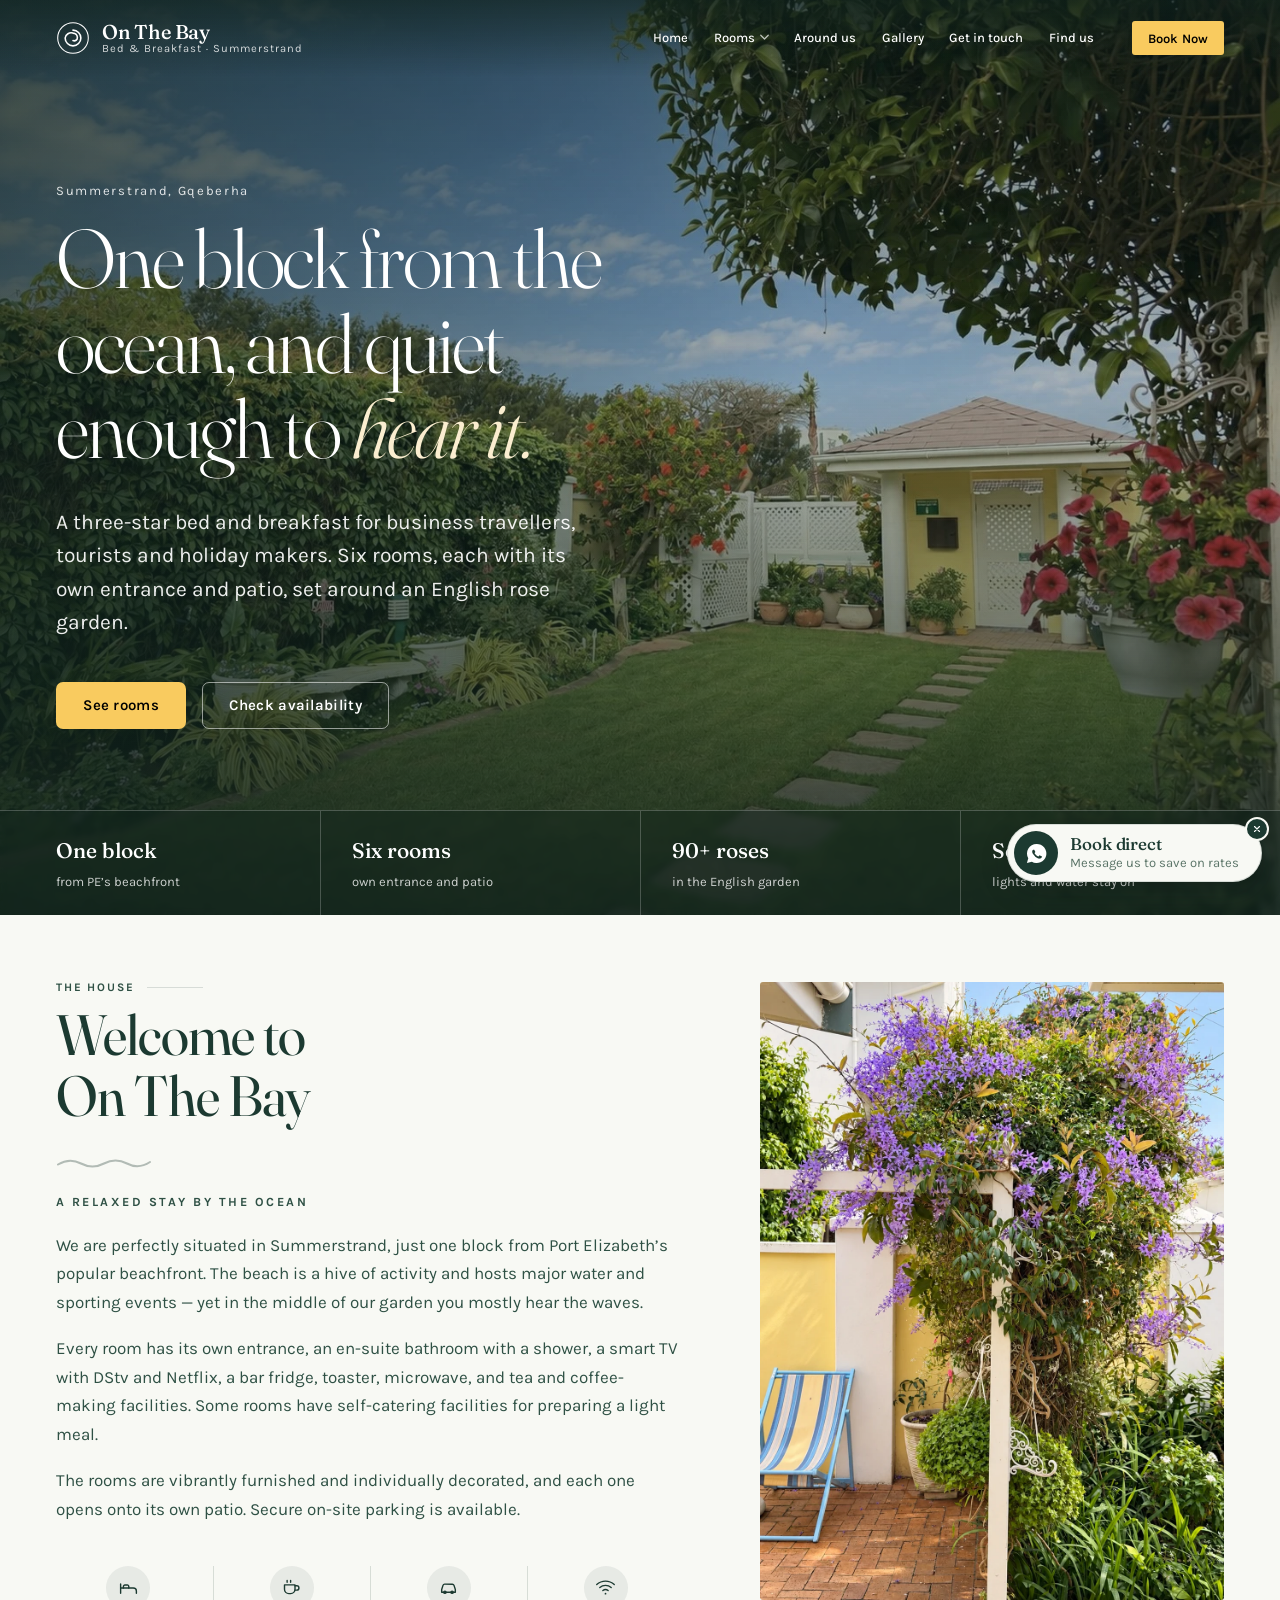
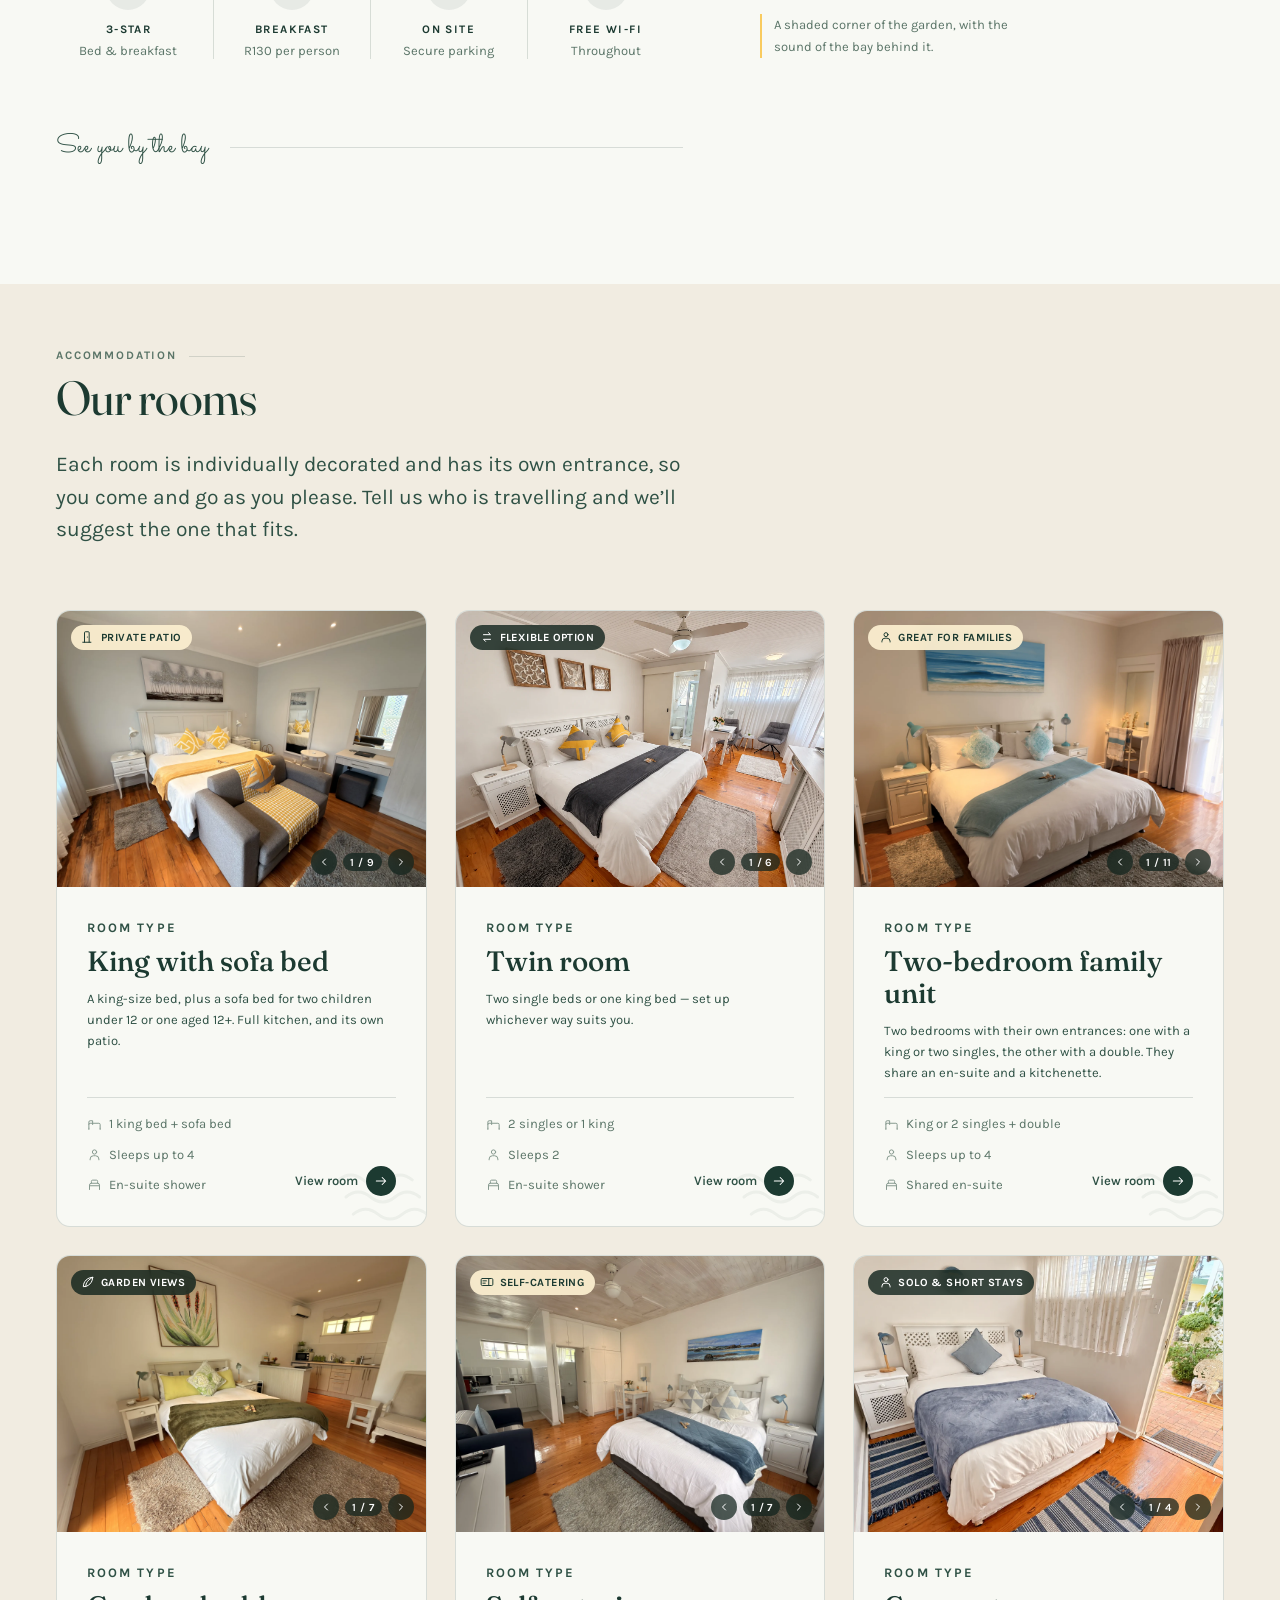
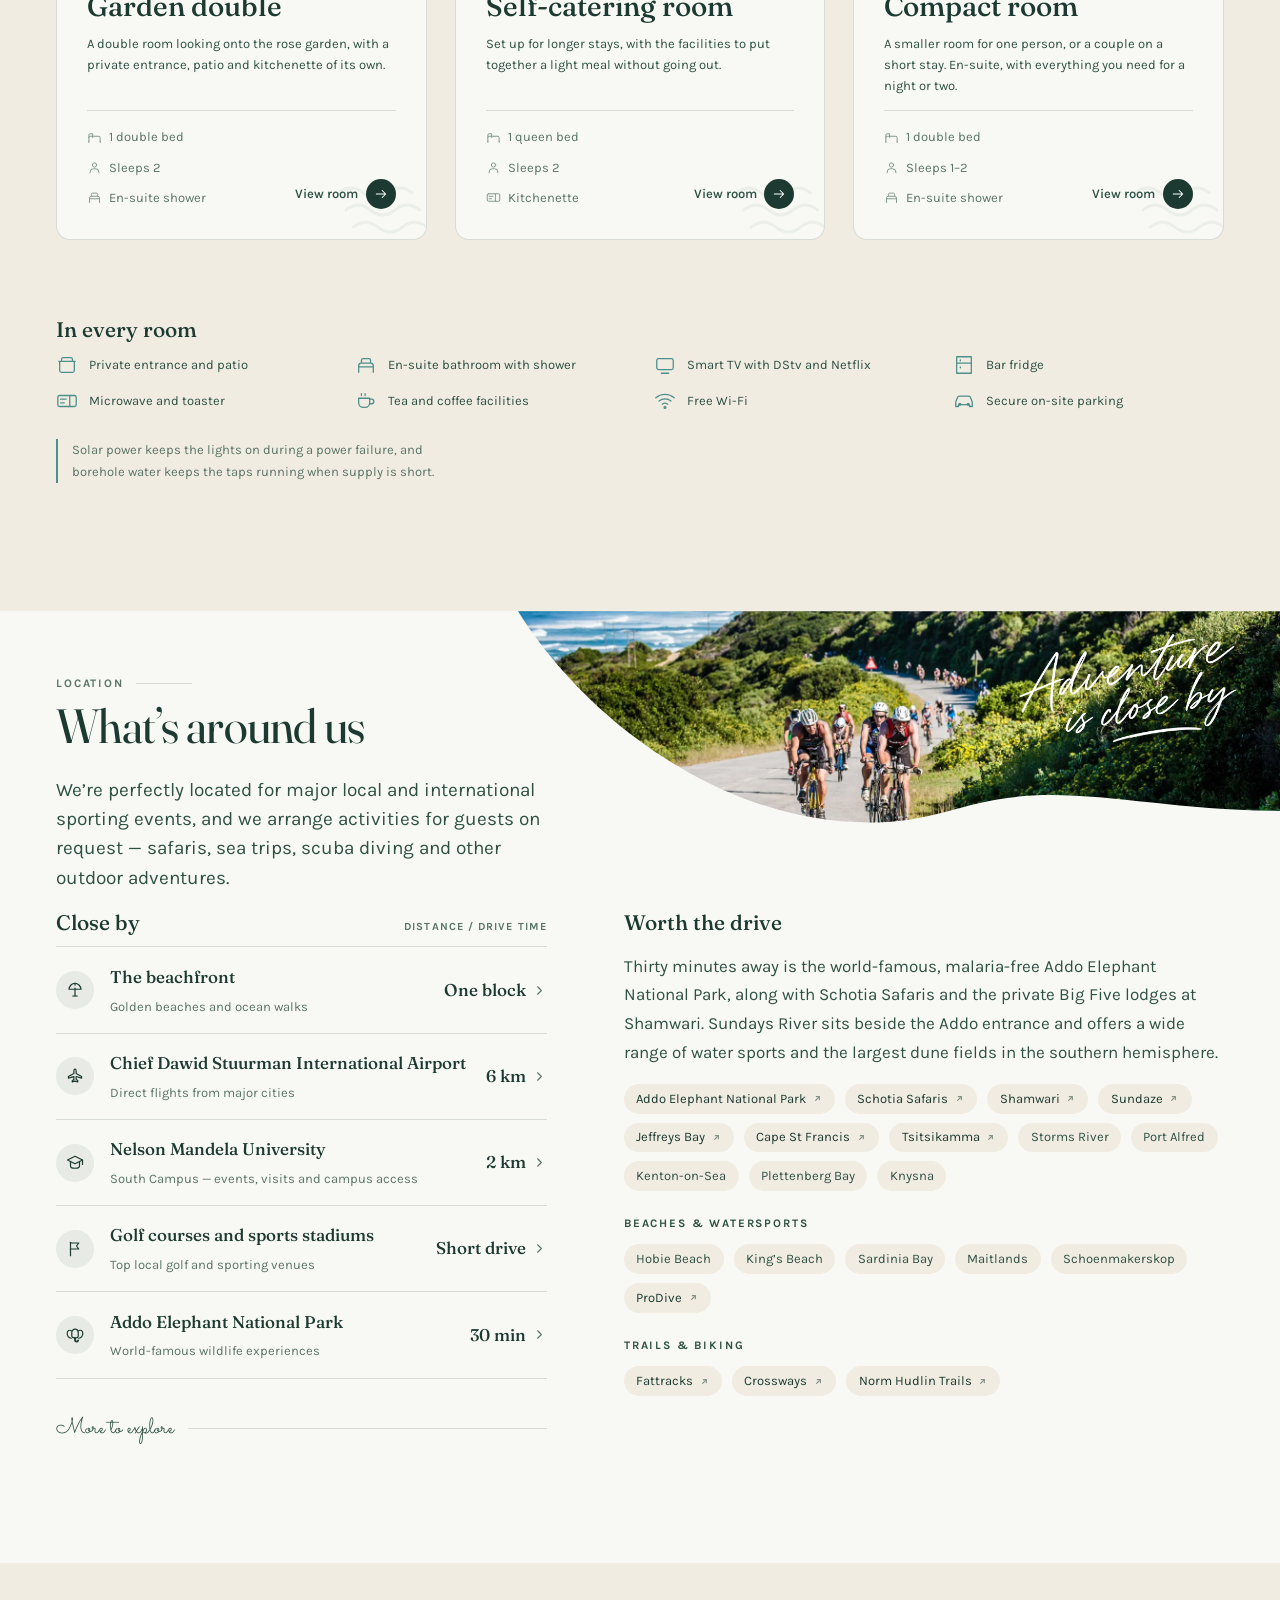
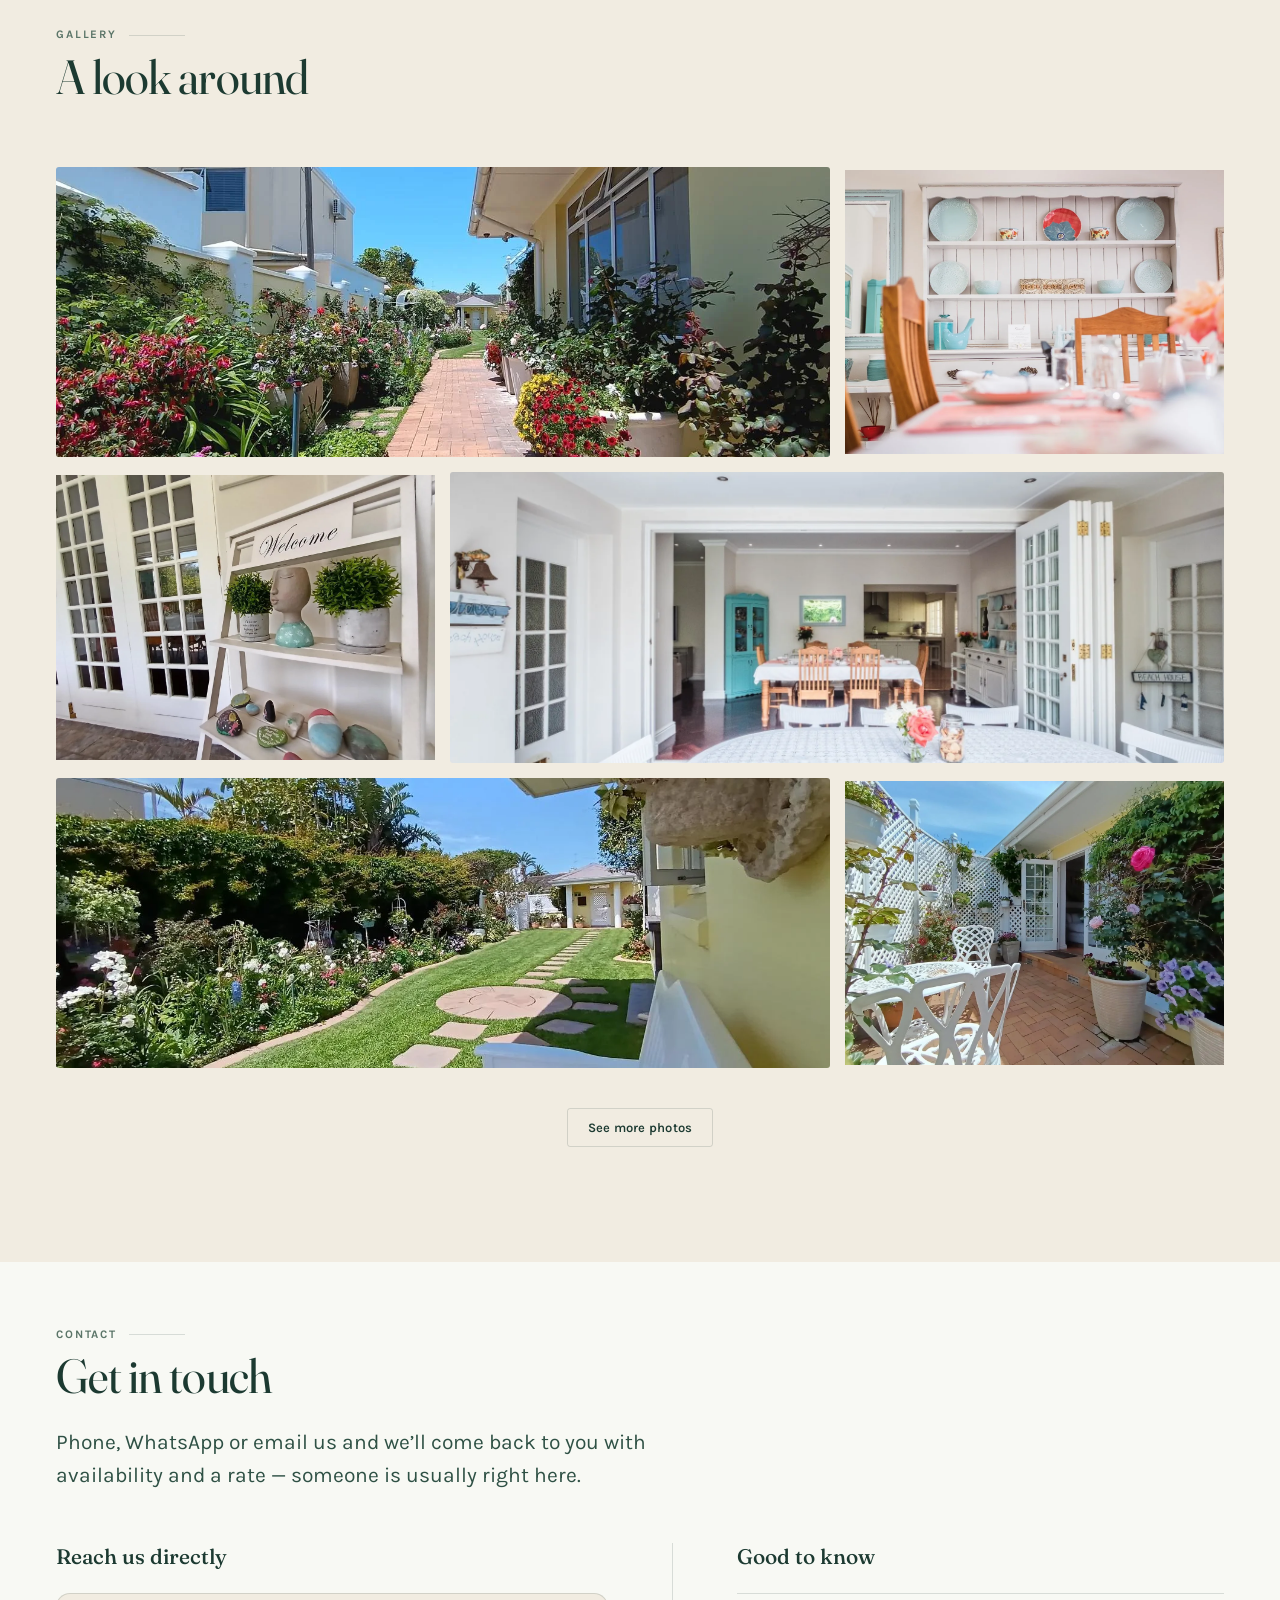
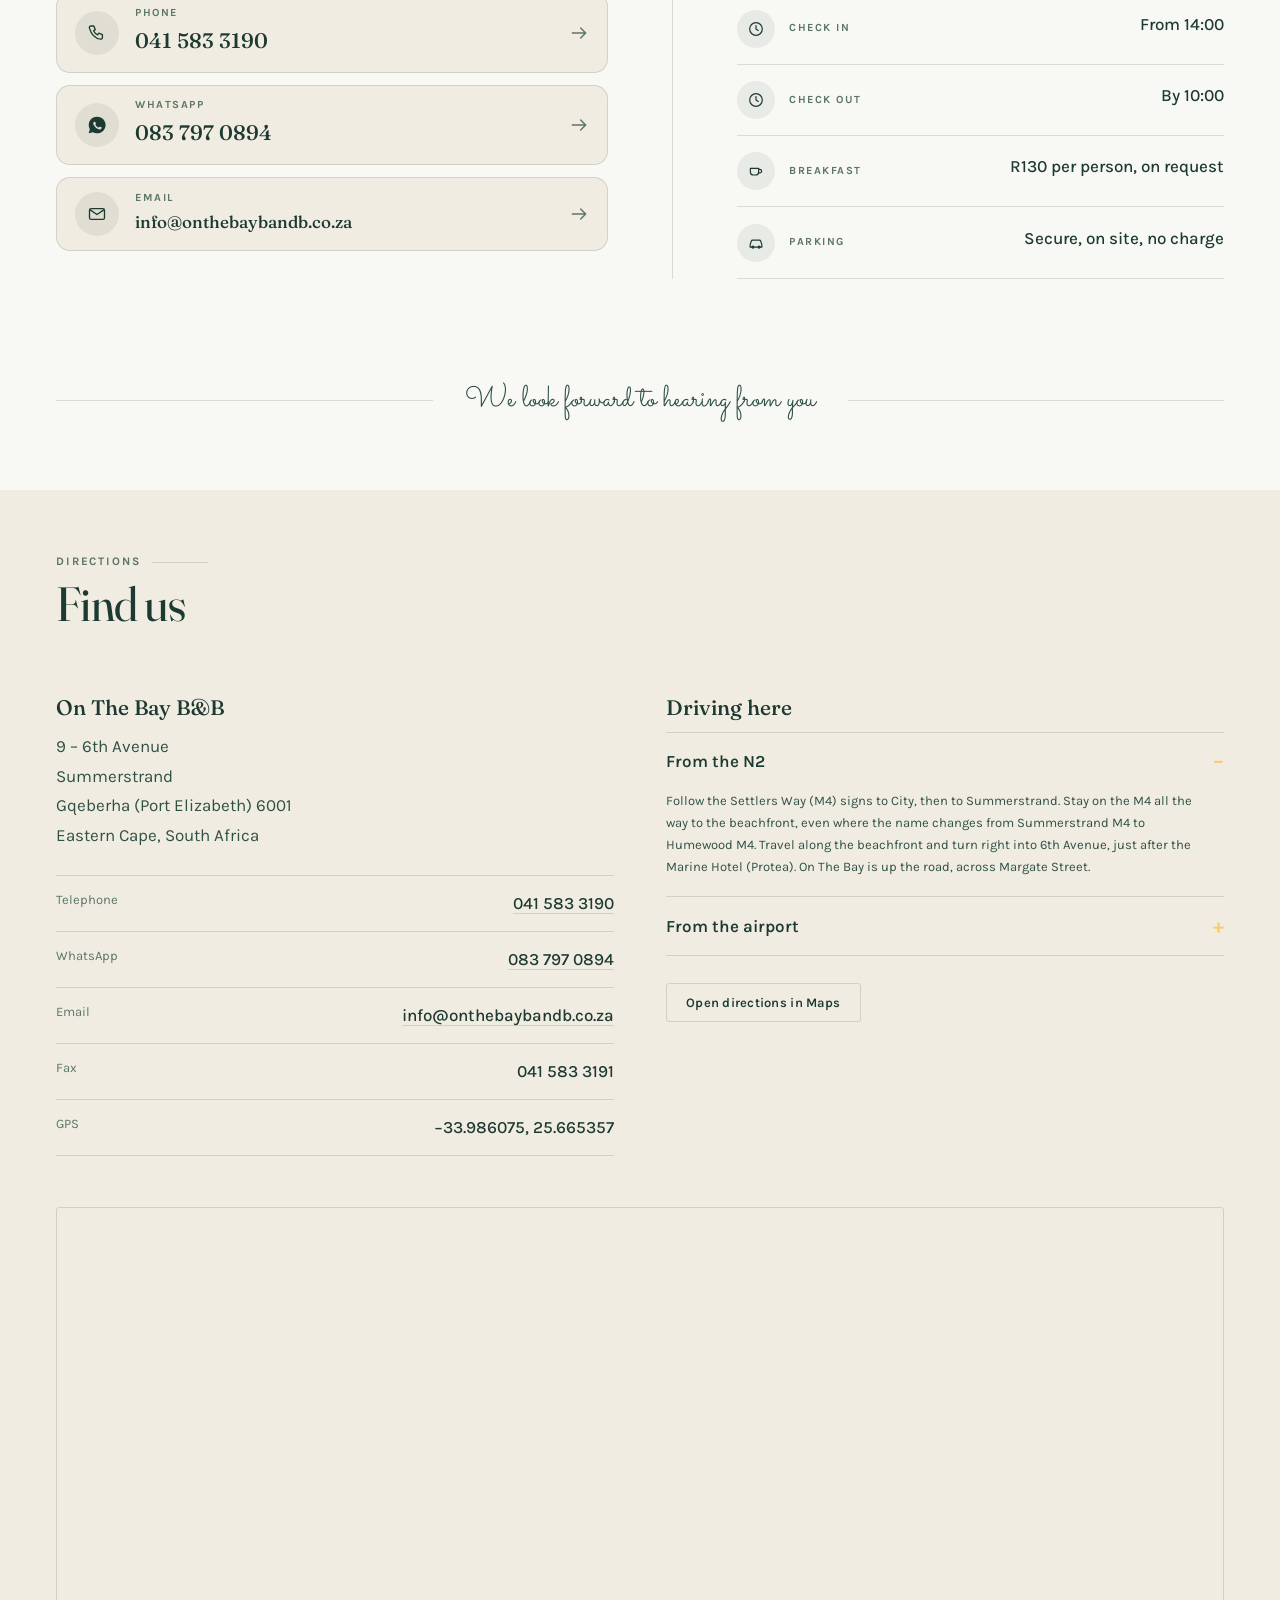
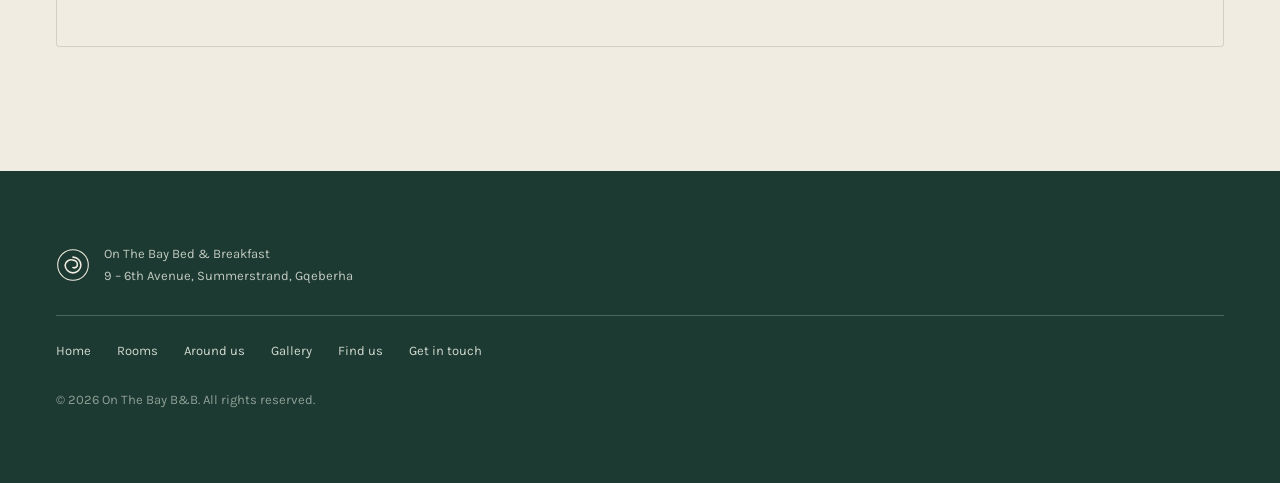
<file: index.html>
<!DOCTYPE html>
<html lang="en-ZA">
<head>
<meta charset="utf-8">
<meta name="viewport" content="width=device-width, initial-scale=1">
<title>On The Bay B&amp;B — Bed and breakfast in Summerstrand, Gqeberha</title>
<meta name="description" content="Three-star bed and breakfast in Summerstrand, Gqeberha (Port Elizabeth). Six rooms with private entrances, set around an English rose garden, one block from the beachfront.">
<link rel="canonical" href="https://www.onthebaybandb.co.za/">
<meta property="og:title" content="On The Bay B&amp;B — Summerstrand, Gqeberha">
<meta property="og:description" content="Six rooms with private entrances, set around an English rose garden, one block from the beachfront.">
<!-- og:image MUST be an absolute URL — WhatsApp/Facebook fetch it from their
     own servers, where a relative path has nothing to resolve against and the
     preview silently falls back to no image. This was relative while every
     rooms/*.html page was already absolute. -->
<meta property="og:image" content="https://www.onthebaybandb.co.za/images/og-image.jpg">
<meta property="og:image:width" content="1200">
<meta property="og:image:height" content="630">
<meta property="og:image:alt" content="The garden path leading to the guest cottage at On The Bay, with flowering pots and a mown lawn">
<meta property="og:url" content="https://www.onthebaybandb.co.za/">
<meta property="og:site_name" content="On The Bay B&amp;B">
<meta property="og:type" content="website">
<meta name="theme-color" content="#1C3A31">
<link rel="icon" href="favicon.svg" type="image/svg+xml">

<link rel="preconnect" href="https://fonts.googleapis.com">
<link rel="preconnect" href="https://fonts.gstatic.com" crossorigin>
<link href="https://fonts.googleapis.com/css2?family=Fraunces:opsz,wght@9..144,300..800&family=Karla:wght@300..700&family=Sacramento&display=swap" rel="stylesheet">
<link rel="stylesheet" href="styles.css">

<script type="application/ld+json">
{
  "@context": "https://schema.org",
  "@type": "BedAndBreakfast",
  "name": "On The Bay B&B",
  "url": "https://www.onthebaybandb.co.za/",
  "image": "https://www.onthebaybandb.co.za/images/og-image.jpg",
  "telephone": "+27415833190",
  "email": "info@onthebaybandb.co.za",
  "starRating": { "@type": "Rating", "ratingValue": "3" },
  "address": {
    "@type": "PostalAddress",
    "streetAddress": "9 Sixth Avenue, Summerstrand",
    "addressLocality": "Gqeberha (Port Elizabeth)",
    "postalCode": "6001",
    "addressRegion": "Eastern Cape",
    "addressCountry": "ZA"
  },
  "geo": { "@type": "GeoCoordinates", "latitude": -33.986075, "longitude": 25.665357 },
  "amenityFeature": [
    { "@type": "LocationFeatureSpecification", "name": "Free Wi-Fi", "value": true },
    { "@type": "LocationFeatureSpecification", "name": "Secure on-site parking", "value": true },
    { "@type": "LocationFeatureSpecification", "name": "Garden", "value": true }
  ]
}
</script>
</head>

<body>
<a class="skip" href="#main">Skip to content</a>

<!-- ─────────────────────────  HEADER  ───────────────────────── -->
<header class="site-head" id="siteHead">
  <div class="shell head-inner">

    <a class="brand" href="./" aria-label="On The Bay B&amp;B, home">
      <svg class="brand-mark" viewBox="0 0 32 32" aria-hidden="true" focusable="false">
        <circle cx="16" cy="16" r="14.4" fill="none" stroke="currentColor" stroke-width="1"/>
        <path d="M16 8.6a7.4 7.4 0 1 1-7.4 7.4A5.7 5.7 0 0 1 16 11.4a4.1 4.1 0 0 1 4.1 4.1A2.9 2.9 0 0 1 16 18.4"
              fill="none" stroke="currentColor" stroke-width="1.5" stroke-linecap="round"/>
      </svg>
      <span class="brand-words">
        <span class="brand-name">On The Bay</span>
        <span class="brand-sub">Bed &amp; Breakfast &middot; Summerstrand</span>
      </span>
    </a>

    <nav class="nav" id="nav" aria-label="Main">
      <a href="./">Home</a>
      <div class="nav-item">
        <a href="rooms/" class="nav-trigger">Rooms <svg class="nav-caret" viewBox="0 0 12 8" aria-hidden="true" focusable="false"><path d="M1 1l5 5 5-5" fill="none" stroke="currentColor" stroke-width="1.6" stroke-linecap="round" stroke-linejoin="round"/></svg></a>
        <div class="nav-dropdown">
          <a href="rooms/king-sofa">King with sofa bed</a>
          <a href="rooms/twin">Twin room</a>
          <a href="rooms/family-unit">Two-bedroom family unit</a>
          <a href="rooms/garden-double">Garden double</a>
          <a href="rooms/self-catering">Self-catering room</a>
          <a href="rooms/compact-room">Compact room</a>
        </div>
      </div>
      <a href="#around">Around us</a>
      <a href="#gallery">Gallery</a>
      <a href="#contact">Get in touch</a>
      <a href="#find">Find us</a>
    </nav>

    <div class="head-actions">
      <a class="btn btn-solid btn-sm" href="https://book.nightsbridge.com/26870" target="_blank" rel="noopener">Book Now</a>
      <button class="burger" id="burger" aria-expanded="false" aria-controls="nav" aria-label="Open menu">
        <span></span><span></span><span></span>
      </button>
    </div>

  </div>
</header>

<main id="main">

<!-- ─────────────────────────  HERO  ───────────────────────── -->
<section class="hero" id="top">
  <img class="hero-img" src="images/hero-final.webp" width="1448" height="1086" alt="The garden path leading to the guest cottage at On The Bay B&amp;B" fetchpriority="high">
  <div class="hero-scrim" aria-hidden="true"></div>

  <div class="shell hero-inner">
    <p class="hero-place js-rise" style="--d:0ms">Summerstrand, Gqeberha</p>
    <h1 class="hero-title js-rise" style="--d:90ms">One block from the<br>ocean, and quiet<br>enough to <em class="hero-title-accent">hear it.</em></h1>
    <p class="hero-lede js-rise" style="--d:180ms">
      A three-star bed and breakfast for business travellers, tourists and holiday makers.
      Six rooms, each with its own entrance and patio, set around an English rose garden.
    </p>
    <div class="hero-cta js-rise" style="--d:270ms">
      <a class="btn btn-solid" href="#rooms">See rooms</a>
      <a class="btn btn-ghost" href="https://book.nightsbridge.com/26870" target="_blank" rel="noopener">Check availability</a>
    </div>
  </div>

  <ul class="ribbon">
    <li><strong>One block</strong><span>from PE&rsquo;s beachfront</span></li>
    <li><strong>Six rooms</strong><span>own entrance and patio</span></li>
    <li><strong>90+ roses</strong><span>in the English garden</span></li>
    <li><strong>Solar &amp; borehole</strong><span>lights and water stay on</span></li>
  </ul>
</section>

<!-- ─────────────────────────  WELCOME  ───────────────────────── -->
<section class="band band-paper" id="stay">
  <div class="shell split">

    <div class="split-text">
      <p class="eyebrow eyebrow-rule">The house</p>
      <h2 class="h-sec"><span>Welcome to</span> <span>On The Bay</span></h2>
      <svg class="welcome-wave" viewBox="0 0 96 14" aria-hidden="true">
        <path d="M2 9.5Q13.5 2.5 25 8.5T48 8.5T71 8.5T94 7"/>
      </svg>
      <p class="welcome-sub">A relaxed stay by the ocean</p>
      <p>
        We are perfectly situated in Summerstrand, just one block from Port Elizabeth&rsquo;s popular
        beachfront. The beach is a hive of activity and hosts major water and sporting events &mdash;
        yet in the middle of our garden you mostly hear the waves.
      </p>
      <p>
        Every room has its own entrance, an en-suite bathroom with a shower, a smart TV with DStv and
        Netflix, a bar fridge, toaster, microwave, and tea and coffee-making facilities. Some rooms have
        self-catering facilities for preparing a light meal.
      </p>
      <!-- Braai is deliberately NOT mentioned anywhere guest-facing (Sept 2026,
           owner's instruction). There is no shared braai or entertainment area;
           a braai can be laid on by special request, but advertising it sets an
           expectation they don't want to carry. The "Braai facilities" entry was
           removed from the JSON-LD amenityFeature list at the same time, since
           that is how search engines surface it. Don't reinstate either from an
           older copy of the page. -->
      <p>
        The rooms are vibrantly furnished and individually decorated, and each one opens onto its own
        patio. Secure on-site parking is available.
      </p>

      <!-- A <ul>, not the <dl class="facts"> this replaced: the mockup drops the
           labels ("Grading", "Breakfast", "Parking", "Internet") and leads with
           the value, so "3-star / Bed & breakfast" is one phrase in two weights
           rather than a term and its definition. Icons are the site's existing
           ones, reused verbatim — bed from the room-card .spec list, cup and car
           from #contact's .cb-facts, Wi-Fi from the amenities ribbon. -->
      <ul class="welcome-facts">
        <li>
          <span class="welcome-fact-icon" aria-hidden="true"><svg viewBox="0 0 24 24" fill="none" stroke="currentColor" stroke-width="1.6" stroke-linecap="round" stroke-linejoin="round"><path d="M3 18.5V8"/><path d="M3 12.6h14.5a3.5 3.5 0 0 1 3.5 3.5v2.4"/><path d="M6.2 12.6v-1.9a1.6 1.6 0 0 1 1.6-1.6h2.9a1.6 1.6 0 0 1 1.6 1.6v1.9"/></svg></span>
          <b>3-star</b>
          <small>Bed &amp; breakfast</small>
        </li>
        <li>
          <span class="welcome-fact-icon" aria-hidden="true"><svg viewBox="0 0 24 24" fill="none" stroke="currentColor" stroke-width="1.6" stroke-linecap="round" stroke-linejoin="round"><path d="M4 9h12v5a5 5 0 0 1-5 5H9a5 5 0 0 1-5-5z"/><path d="M16 10h2a2.5 2.5 0 0 1 0 5h-2M7 4v2M11 4v2"/></svg></span>
          <b>Breakfast</b>
          <small>R130 per person</small>
        </li>
        <li>
          <span class="welcome-fact-icon" aria-hidden="true"><svg viewBox="0 0 24 24" fill="none" stroke="currentColor" stroke-width="1.6" stroke-linecap="round" stroke-linejoin="round"><path d="M4.2 14.2 5.7 9.6a2 2 0 0 1 1.9-1.4h8.8a2 2 0 0 1 1.9 1.4l1.5 4.6v3.2H4.2z"/><circle cx="7.9" cy="17.4" r="1.3"/><circle cx="16.1" cy="17.4" r="1.3"/></svg></span>
          <b>On site</b>
          <small>Secure parking</small>
        </li>
        <li>
          <span class="welcome-fact-icon" aria-hidden="true"><svg viewBox="0 0 24 24" fill="none" stroke="currentColor" stroke-width="1.6" stroke-linecap="round" stroke-linejoin="round"><path d="M2 8.5a15 15 0 0 1 20 0M5.5 12a10 10 0 0 1 13 0M9 15.5a5 5 0 0 1 6 0"/><circle cx="12" cy="19" r="1" fill="currentColor" stroke="none"/></svg></span>
          <b>Free Wi-Fi</b>
          <small>Throughout</small>
        </li>
      </ul>

      <!-- The mockup put a "Book Your Stay" button on this row, to the left of
           the sign-off. The owner asked for it to be left out, so the sign-off
           starts at the gutter and its rule runs out to the right instead.
           Don't add a CTA back here without asking. -->
      <p class="welcome-signoff">See you by the bay</p>
    </div>

    <figure class="split-fig">
      <img src="images/welcome.webp" width="1086" height="1448" alt="A pergola in the garden at On The Bay, covered in purple flowering creeper, with a striped deckchair on the brick paving below" loading="lazy">
      <figcaption>A shaded corner of the garden, with the sound of the bay behind it.</figcaption>
    </figure>

  </div>
</section>

<!-- ─────────────────────────  ROOMS  ───────────────────────── -->
<section class="band band-chalk" id="rooms">
  <div class="shell">

    <header class="sec-head">
      <p class="eyebrow eyebrow-rule">Accommodation</p>
      <h2 class="h-sec">Our rooms</h2>
      <p class="lede">
        Each room is individually decorated and has its own entrance, so you come and go as you please.
        Tell us who is travelling and we&rsquo;ll suggest the one that fits.
      </p>
    </header>

    <div class="rooms">

      <a class="room" href="rooms/king-sofa">
        <div class="room-img" data-room-carousel data-slug="king-sofa" data-count="9" data-ext="webp" data-alt="King room with sofa bed">
          <img src="images/rooms/king-sofa/1.webp" width="2000" height="1500" alt="King room with sofa bed" loading="lazy">
          <span class="room-badge room-badge--light"><svg viewBox="0 0 24 24" aria-hidden="true" fill="none" stroke="currentColor" stroke-width="1.7" stroke-linecap="round" stroke-linejoin="round"><path d="M6 21V4.5A1.5 1.5 0 0 1 7.5 3h5A1.5 1.5 0 0 1 14 4.5V21"/><path d="M3 21h14"/><circle cx="11" cy="12" r="1" fill="currentColor" stroke="none"/></svg>Private patio</span>
          <div class="room-carousel" aria-hidden="true">
            <button type="button" class="room-carousel-btn room-carousel-prev" aria-label="Previous photo of King with sofa bed"><svg viewBox="0 0 24 24" aria-hidden="true" fill="none" stroke="currentColor" stroke-width="2" stroke-linecap="round" stroke-linejoin="round"><path d="M15 6l-6 6 6 6"/></svg></button>
            <span class="room-carousel-count">1 / 9</span>
            <button type="button" class="room-carousel-btn room-carousel-next" aria-label="Next photo of King with sofa bed"><svg viewBox="0 0 24 24" aria-hidden="true" fill="none" stroke="currentColor" stroke-width="2" stroke-linecap="round" stroke-linejoin="round"><path d="M9 6l6 6-6 6"/></svg></button>
          </div>
        </div>
        <div class="room-body">
          <p class="eyebrow">Room type</p>
          <h3>King with sofa bed</h3>
          <p>A king-size bed, plus a sofa bed for two children under 12 or one aged 12+. Full kitchen, and its own patio.</p>
          <div class="room-tag">
            <ul class="spec">
              <li><svg viewBox="0 0 24 24" aria-hidden="true" fill="none" stroke="currentColor" stroke-width="1.6" stroke-linecap="round" stroke-linejoin="round"><path d="M3 18v-6a2 2 0 0 1 2-2h14a2 2 0 0 1 2 2v6"/><path d="M3 18v2M21 18v2"/><path d="M3 12V8a2 2 0 0 1 2-2h4v6"/></svg>1 king bed + sofa bed</li>
              <li><svg viewBox="0 0 24 24" aria-hidden="true" fill="none" stroke="currentColor" stroke-width="1.6" stroke-linecap="round" stroke-linejoin="round"><circle cx="12" cy="8" r="3.4"/><path d="M5 20.5v-1.2a5.3 5.3 0 0 1 5.3-5.3h3.4a5.3 5.3 0 0 1 5.3 5.3v1.2"/></svg>Sleeps up to 4</li>
              <li><svg viewBox="0 0 24 24" aria-hidden="true" fill="none" stroke="currentColor" stroke-width="1.6" stroke-linecap="round" stroke-linejoin="round"><path d="M4 20v-7a3 3 0 0 1 3-3h10a3 3 0 0 1 3 3v7M4 14h16M7 10V7a2 2 0 0 1 2-2h6a2 2 0 0 1 2 2v3"/></svg>En-suite shower</li>
            </ul>
            <span class="room-view">View room <span class="room-view-arrow" aria-hidden="true"><svg viewBox="0 0 24 24" aria-hidden="true" fill="none" stroke="currentColor" stroke-width="1.8" stroke-linecap="round" stroke-linejoin="round"><path d="M4 12h16M14 6l6 6-6 6"/></svg></span></span>
          </div>
        </div>
      </a>

      <a class="room" href="rooms/twin">
        <div class="room-img" data-room-carousel data-slug="twin" data-count="6" data-ext="webp" data-alt="Twin room">
          <img src="images/rooms/twin/1.webp" width="1448" height="1086" alt="Twin room" loading="lazy">
          <span class="room-badge room-badge--dark"><svg viewBox="0 0 24 24" aria-hidden="true" fill="none" stroke="currentColor" stroke-width="1.7" stroke-linecap="round" stroke-linejoin="round"><path d="M6 8h12l-3.5-3.5"/><path d="M18 16H6l3.5 3.5"/></svg>Flexible option</span>
          <div class="room-carousel" aria-hidden="true">
            <button type="button" class="room-carousel-btn room-carousel-prev" aria-label="Previous photo of Twin room"><svg viewBox="0 0 24 24" aria-hidden="true" fill="none" stroke="currentColor" stroke-width="2" stroke-linecap="round" stroke-linejoin="round"><path d="M15 6l-6 6 6 6"/></svg></button>
            <span class="room-carousel-count">1 / 6</span>
            <button type="button" class="room-carousel-btn room-carousel-next" aria-label="Next photo of Twin room"><svg viewBox="0 0 24 24" aria-hidden="true" fill="none" stroke="currentColor" stroke-width="2" stroke-linecap="round" stroke-linejoin="round"><path d="M9 6l6 6-6 6"/></svg></button>
          </div>
        </div>
        <div class="room-body">
          <p class="eyebrow">Room type</p>
          <h3>Twin room</h3>
          <p>Two single beds or one king bed &mdash; set up whichever way suits you.</p>
          <div class="room-tag">
            <ul class="spec">
              <li><svg viewBox="0 0 24 24" aria-hidden="true" fill="none" stroke="currentColor" stroke-width="1.6" stroke-linecap="round" stroke-linejoin="round"><path d="M3 18v-6a2 2 0 0 1 2-2h14a2 2 0 0 1 2 2v6"/><path d="M3 18v2M21 18v2"/><path d="M3 12V8a2 2 0 0 1 2-2h4v6"/></svg>2 singles or 1 king</li>
              <li><svg viewBox="0 0 24 24" aria-hidden="true" fill="none" stroke="currentColor" stroke-width="1.6" stroke-linecap="round" stroke-linejoin="round"><circle cx="12" cy="8" r="3.4"/><path d="M5 20.5v-1.2a5.3 5.3 0 0 1 5.3-5.3h3.4a5.3 5.3 0 0 1 5.3 5.3v1.2"/></svg>Sleeps 2</li>
              <li><svg viewBox="0 0 24 24" aria-hidden="true" fill="none" stroke="currentColor" stroke-width="1.6" stroke-linecap="round" stroke-linejoin="round"><path d="M4 20v-7a3 3 0 0 1 3-3h10a3 3 0 0 1 3 3v7M4 14h16M7 10V7a2 2 0 0 1 2-2h6a2 2 0 0 1 2 2v3"/></svg>En-suite shower</li>
            </ul>
            <span class="room-view">View room <span class="room-view-arrow" aria-hidden="true"><svg viewBox="0 0 24 24" aria-hidden="true" fill="none" stroke="currentColor" stroke-width="1.8" stroke-linecap="round" stroke-linejoin="round"><path d="M4 12h16M14 6l6 6-6 6"/></svg></span></span>
          </div>
        </div>
      </a>

      <a class="room" href="rooms/family-unit">
        <div class="room-img" data-room-carousel data-slug="family-unit" data-count="11" data-ext="webp" data-alt="Two-bedroom family unit">
          <img src="images/rooms/family-unit/1.webp" width="2000" height="1500" alt="Two-bedroom family unit" loading="lazy">
          <span class="room-badge room-badge--light"><svg viewBox="0 0 24 24" aria-hidden="true" fill="none" stroke="currentColor" stroke-width="1.7" stroke-linecap="round" stroke-linejoin="round"><circle cx="12" cy="8" r="3.4"/><path d="M5 20.5v-1.2a5.3 5.3 0 0 1 5.3-5.3h3.4a5.3 5.3 0 0 1 5.3 5.3v1.2"/></svg>Great for families</span>
          <div class="room-carousel" aria-hidden="true">
            <button type="button" class="room-carousel-btn room-carousel-prev" aria-label="Previous photo of Two-bedroom family unit"><svg viewBox="0 0 24 24" aria-hidden="true" fill="none" stroke="currentColor" stroke-width="2" stroke-linecap="round" stroke-linejoin="round"><path d="M15 6l-6 6 6 6"/></svg></button>
            <span class="room-carousel-count">1 / 11</span>
            <button type="button" class="room-carousel-btn room-carousel-next" aria-label="Next photo of Two-bedroom family unit"><svg viewBox="0 0 24 24" aria-hidden="true" fill="none" stroke="currentColor" stroke-width="2" stroke-linecap="round" stroke-linejoin="round"><path d="M9 6l6 6-6 6"/></svg></button>
          </div>
        </div>
        <div class="room-body">
          <p class="eyebrow">Room type</p>
          <h3>Two-bedroom family unit</h3>
          <p>Two bedrooms with their own entrances: one with a king or two singles, the other with a double. They share an en-suite and a kitchenette.</p>
          <div class="room-tag">
            <ul class="spec">
              <li><svg viewBox="0 0 24 24" aria-hidden="true" fill="none" stroke="currentColor" stroke-width="1.6" stroke-linecap="round" stroke-linejoin="round"><path d="M3 18v-6a2 2 0 0 1 2-2h14a2 2 0 0 1 2 2v6"/><path d="M3 18v2M21 18v2"/><path d="M3 12V8a2 2 0 0 1 2-2h4v6"/></svg>King or 2 singles + double</li>
              <li><svg viewBox="0 0 24 24" aria-hidden="true" fill="none" stroke="currentColor" stroke-width="1.6" stroke-linecap="round" stroke-linejoin="round"><circle cx="12" cy="8" r="3.4"/><path d="M5 20.5v-1.2a5.3 5.3 0 0 1 5.3-5.3h3.4a5.3 5.3 0 0 1 5.3 5.3v1.2"/></svg>Sleeps up to 4</li>
              <li><svg viewBox="0 0 24 24" aria-hidden="true" fill="none" stroke="currentColor" stroke-width="1.6" stroke-linecap="round" stroke-linejoin="round"><path d="M4 20v-7a3 3 0 0 1 3-3h10a3 3 0 0 1 3 3v7M4 14h16M7 10V7a2 2 0 0 1 2-2h6a2 2 0 0 1 2 2v3"/></svg>Shared en-suite</li>
            </ul>
            <span class="room-view">View room <span class="room-view-arrow" aria-hidden="true"><svg viewBox="0 0 24 24" aria-hidden="true" fill="none" stroke="currentColor" stroke-width="1.8" stroke-linecap="round" stroke-linejoin="round"><path d="M4 12h16M14 6l6 6-6 6"/></svg></span></span>
          </div>
        </div>
      </a>

      <a class="room" href="rooms/garden-double">
        <div class="room-img" data-room-carousel data-slug="garden-double" data-count="7" data-ext="webp" data-alt="Garden double room">
          <img src="images/rooms/garden-double/1.webp" width="2000" height="1500" alt="Garden double room" loading="lazy">
          <span class="room-badge room-badge--dark"><svg viewBox="0 0 24 24" aria-hidden="true" fill="none" stroke="currentColor" stroke-width="1.7" stroke-linecap="round" stroke-linejoin="round"><path d="M20 4C11 4 4 11 4 20c9 0 16-7 16-16z"/><path d="M8 20C8 13 13 8 20 4"/></svg>Garden views</span>
          <div class="room-carousel" aria-hidden="true">
            <button type="button" class="room-carousel-btn room-carousel-prev" aria-label="Previous photo of Garden double"><svg viewBox="0 0 24 24" aria-hidden="true" fill="none" stroke="currentColor" stroke-width="2" stroke-linecap="round" stroke-linejoin="round"><path d="M15 6l-6 6 6 6"/></svg></button>
            <span class="room-carousel-count">1 / 7</span>
            <button type="button" class="room-carousel-btn room-carousel-next" aria-label="Next photo of Garden double"><svg viewBox="0 0 24 24" aria-hidden="true" fill="none" stroke="currentColor" stroke-width="2" stroke-linecap="round" stroke-linejoin="round"><path d="M9 6l6 6-6 6"/></svg></button>
          </div>
        </div>
        <div class="room-body">
          <p class="eyebrow">Room type</p>
          <h3>Garden double</h3>
          <p>A double room looking onto the rose garden, with a private entrance, patio and kitchenette of its own.</p>
          <div class="room-tag">
            <ul class="spec">
              <li><svg viewBox="0 0 24 24" aria-hidden="true" fill="none" stroke="currentColor" stroke-width="1.6" stroke-linecap="round" stroke-linejoin="round"><path d="M3 18v-6a2 2 0 0 1 2-2h14a2 2 0 0 1 2 2v6"/><path d="M3 18v2M21 18v2"/><path d="M3 12V8a2 2 0 0 1 2-2h4v6"/></svg>1 double bed</li>
              <li><svg viewBox="0 0 24 24" aria-hidden="true" fill="none" stroke="currentColor" stroke-width="1.6" stroke-linecap="round" stroke-linejoin="round"><circle cx="12" cy="8" r="3.4"/><path d="M5 20.5v-1.2a5.3 5.3 0 0 1 5.3-5.3h3.4a5.3 5.3 0 0 1 5.3 5.3v1.2"/></svg>Sleeps 2</li>
              <li><svg viewBox="0 0 24 24" aria-hidden="true" fill="none" stroke="currentColor" stroke-width="1.6" stroke-linecap="round" stroke-linejoin="round"><path d="M4 20v-7a3 3 0 0 1 3-3h10a3 3 0 0 1 3 3v7M4 14h16M7 10V7a2 2 0 0 1 2-2h6a2 2 0 0 1 2 2v3"/></svg>En-suite shower</li>
            </ul>
            <span class="room-view">View room <span class="room-view-arrow" aria-hidden="true"><svg viewBox="0 0 24 24" aria-hidden="true" fill="none" stroke="currentColor" stroke-width="1.8" stroke-linecap="round" stroke-linejoin="round"><path d="M4 12h16M14 6l6 6-6 6"/></svg></span></span>
          </div>
        </div>
      </a>

      <a class="room" href="rooms/self-catering">
        <div class="room-img" data-room-carousel data-slug="self-catering" data-count="7" data-ext="webp" data-alt="Self-catering room with kitchenette">
          <img src="images/rooms/self-catering/1.webp" width="2000" height="1500" alt="Self-catering room with kitchenette" loading="lazy">
          <span class="room-badge room-badge--light"><svg viewBox="0 0 24 24" aria-hidden="true" fill="none" stroke="currentColor" stroke-width="1.7" stroke-linecap="round" stroke-linejoin="round"><rect x="2" y="6" width="20" height="12" rx="2"/><path d="M15 6v12M5 10h6M5 14h4"/></svg>Self-catering</span>
          <div class="room-carousel" aria-hidden="true">
            <button type="button" class="room-carousel-btn room-carousel-prev" aria-label="Previous photo of Self-catering room"><svg viewBox="0 0 24 24" aria-hidden="true" fill="none" stroke="currentColor" stroke-width="2" stroke-linecap="round" stroke-linejoin="round"><path d="M15 6l-6 6 6 6"/></svg></button>
            <span class="room-carousel-count">1 / 7</span>
            <button type="button" class="room-carousel-btn room-carousel-next" aria-label="Next photo of Self-catering room"><svg viewBox="0 0 24 24" aria-hidden="true" fill="none" stroke="currentColor" stroke-width="2" stroke-linecap="round" stroke-linejoin="round"><path d="M9 6l6 6-6 6"/></svg></button>
          </div>
        </div>
        <div class="room-body">
          <p class="eyebrow">Room type</p>
          <h3>Self-catering room</h3>
          <p>Set up for longer stays, with the facilities to put together a light meal without going out.</p>
          <div class="room-tag">
            <ul class="spec">
              <li><svg viewBox="0 0 24 24" aria-hidden="true" fill="none" stroke="currentColor" stroke-width="1.6" stroke-linecap="round" stroke-linejoin="round"><path d="M3 18v-6a2 2 0 0 1 2-2h14a2 2 0 0 1 2 2v6"/><path d="M3 18v2M21 18v2"/><path d="M3 12V8a2 2 0 0 1 2-2h4v6"/></svg>1 queen bed</li>
              <li><svg viewBox="0 0 24 24" aria-hidden="true" fill="none" stroke="currentColor" stroke-width="1.6" stroke-linecap="round" stroke-linejoin="round"><circle cx="12" cy="8" r="3.4"/><path d="M5 20.5v-1.2a5.3 5.3 0 0 1 5.3-5.3h3.4a5.3 5.3 0 0 1 5.3 5.3v1.2"/></svg>Sleeps 2</li>
              <li><svg viewBox="0 0 24 24" aria-hidden="true" fill="none" stroke="currentColor" stroke-width="1.6" stroke-linecap="round" stroke-linejoin="round"><rect x="2" y="6" width="20" height="12" rx="2"/><path d="M15 6v12M5 10h6M5 14h4"/></svg>Kitchenette</li>
            </ul>
            <span class="room-view">View room <span class="room-view-arrow" aria-hidden="true"><svg viewBox="0 0 24 24" aria-hidden="true" fill="none" stroke="currentColor" stroke-width="1.8" stroke-linecap="round" stroke-linejoin="round"><path d="M4 12h16M14 6l6 6-6 6"/></svg></span></span>
          </div>
        </div>
      </a>

      <a class="room" href="rooms/compact-room">
        <div class="room-img" data-room-carousel data-slug="compact-single" data-count="4" data-ext="webp" data-alt="Compact room">
          <img src="images/rooms/compact-single/1.webp" width="1086" height="1448" alt="Compact room" loading="lazy">
          <span class="room-badge room-badge--dark"><svg viewBox="0 0 24 24" aria-hidden="true" fill="none" stroke="currentColor" stroke-width="1.7" stroke-linecap="round" stroke-linejoin="round"><circle cx="12" cy="8" r="3.4"/><path d="M5 20.5v-1.2a5.3 5.3 0 0 1 5.3-5.3h3.4a5.3 5.3 0 0 1 5.3 5.3v1.2"/></svg>Solo &amp; short stays</span>
          <div class="room-carousel" aria-hidden="true">
            <button type="button" class="room-carousel-btn room-carousel-prev" aria-label="Previous photo of Compact room"><svg viewBox="0 0 24 24" aria-hidden="true" fill="none" stroke="currentColor" stroke-width="2" stroke-linecap="round" stroke-linejoin="round"><path d="M15 6l-6 6 6 6"/></svg></button>
            <span class="room-carousel-count">1 / 4</span>
            <button type="button" class="room-carousel-btn room-carousel-next" aria-label="Next photo of Compact room"><svg viewBox="0 0 24 24" aria-hidden="true" fill="none" stroke="currentColor" stroke-width="2" stroke-linecap="round" stroke-linejoin="round"><path d="M9 6l6 6-6 6"/></svg></button>
          </div>
        </div>
        <div class="room-body">
          <p class="eyebrow">Room type</p>
          <h3>Compact room</h3>
          <p>A smaller room for one person, or a couple on a short stay. En-suite, with everything you need for a night or two.</p>
          <div class="room-tag">
            <ul class="spec">
              <li><svg viewBox="0 0 24 24" aria-hidden="true" fill="none" stroke="currentColor" stroke-width="1.6" stroke-linecap="round" stroke-linejoin="round"><path d="M3 18v-6a2 2 0 0 1 2-2h14a2 2 0 0 1 2 2v6"/><path d="M3 18v2M21 18v2"/><path d="M3 12V8a2 2 0 0 1 2-2h4v6"/></svg>1 double bed</li>
              <li><svg viewBox="0 0 24 24" aria-hidden="true" fill="none" stroke="currentColor" stroke-width="1.6" stroke-linecap="round" stroke-linejoin="round"><circle cx="12" cy="8" r="3.4"/><path d="M5 20.5v-1.2a5.3 5.3 0 0 1 5.3-5.3h3.4a5.3 5.3 0 0 1 5.3 5.3v1.2"/></svg>Sleeps 1&ndash;2</li>
              <li><svg viewBox="0 0 24 24" aria-hidden="true" fill="none" stroke="currentColor" stroke-width="1.6" stroke-linecap="round" stroke-linejoin="round"><path d="M4 20v-7a3 3 0 0 1 3-3h10a3 3 0 0 1 3 3v7M4 14h16M7 10V7a2 2 0 0 1 2-2h6a2 2 0 0 1 2 2v3"/></svg>En-suite shower</li>
            </ul>
            <span class="room-view">View room <span class="room-view-arrow" aria-hidden="true"><svg viewBox="0 0 24 24" aria-hidden="true" fill="none" stroke="currentColor" stroke-width="1.8" stroke-linecap="round" stroke-linejoin="round"><path d="M4 12h16M14 6l6 6-6 6"/></svg></span></span>
          </div>
        </div>
      </a>

    </div>

    <!-- amenities -->
    <div class="amen">
      <h3 class="h-min">In every room</h3>
      <ul class="amen-list">
        <li><svg viewBox="0 0 24 24" aria-hidden="true"><path d="M3 8h18M6 8V6a2 2 0 0 1 2-2h8a2 2 0 0 1 2 2v2M4 8v10a2 2 0 0 0 2 2h12a2 2 0 0 0 2-2V8"/></svg>Private entrance and patio</li>
        <li><svg viewBox="0 0 24 24" aria-hidden="true"><path d="M4 20v-7a3 3 0 0 1 3-3h10a3 3 0 0 1 3 3v7M4 14h16M7 10V7a2 2 0 0 1 2-2h6a2 2 0 0 1 2 2v3"/></svg>En-suite bathroom with shower</li>
        <li><svg viewBox="0 0 24 24" aria-hidden="true"><rect x="3" y="5" width="18" height="12" rx="2"/><path d="M8 21h8"/></svg>Smart TV with DStv and Netflix</li>
        <li><svg viewBox="0 0 24 24" aria-hidden="true"><path d="M4 3h16v18H4z"/><path d="M4 10h16M8 6.5v1M8 14v1"/></svg>Bar fridge</li>
        <li><svg viewBox="0 0 24 24" aria-hidden="true"><rect x="2" y="6" width="20" height="12" rx="2"/><path d="M15 6v12M5 10h6M5 14h4"/></svg>Microwave and toaster</li>
        <li><svg viewBox="0 0 24 24" aria-hidden="true"><path d="M4 9h12v5a5 5 0 0 1-5 5H9a5 5 0 0 1-5-5z"/><path d="M16 10h2a2.5 2.5 0 0 1 0 5h-2M7 4v2M11 4v2"/></svg>Tea and coffee facilities</li>
        <li><svg viewBox="0 0 24 24" aria-hidden="true"><path d="M2 8.5a15 15 0 0 1 20 0M5.5 12a10 10 0 0 1 13 0M9 15.5a5 5 0 0 1 6 0"/><circle cx="12" cy="19" r="1"/></svg>Free Wi-Fi</li>
        <li><svg viewBox="0 0 24 24" aria-hidden="true"><path d="M3 13l2-5a2 2 0 0 1 2-1.3h10A2 2 0 0 1 19 8l2 5v5h-3v-2H6v2H3z"/><circle cx="7.5" cy="15.5" r="1"/><circle cx="16.5" cy="15.5" r="1"/></svg>Secure on-site parking</li>
      </ul>
      <p class="amen-note">
        Solar power keeps the lights on during a power failure, and borehole water keeps the taps running
        when supply is short.
      </p>
    </div>

  </div>
</section>

<!-- ─────────────────────────  AROUND US  ───────────────────────── -->
<section class="band band-paper around" id="around">
  <svg width="0" height="0" style="position:absolute" aria-hidden="true">
    <clipPath id="aroundWave" clipPathUnits="objectBoundingBox">
      <!-- Rolling ocean swells. The structural point, and what several
           earlier versions of this path got wrong: the curve does not
           taper away down the LEFT edge and leave a straight bottom. It
           sweeps down from the top-left corner and then *becomes* the
           photo's bottom edge, rolling — trough, crest, second trough —
           as it runs off the right edge of the page. That is what reads
           as water; a diagonal cut with a flat bottom reads as a torn
           corner.

           Three segments: the wave face down to the first and deepest
           TROUGH at (0.46,1); up to the CREST at (0.70,0.87); then down
           into a second, shallower trough that runs off the right edge
           at (1,0.945) rather than resolving on screen — the water
           carries on past the page.

           TWO RULES KEEP THIS SMOOTH. Matching tangents is necessary but
           NOT sufficient — a version with exactly continuous tangents at
           every join still read as lumpy, and measuring it showed a 130%
           curvature jump at one of them:

           1. Split segments only at the curve's own extrema. At a trough
              or crest the tangent is horizontal on both sides, so the
              join is unambiguous and curvature is naturally near-
              symmetric across it. A join placed mid-curve is only
              tangent-continuous; curvature still jumps, and the eye
              reads that jump as a flat spot.

           2. Match CURVATURE across each join, not just tangent
              direction. Measured here: 0% at both joins, with peak
              curvature varying only 1.5x across the whole path (0.59 to
              0.87). Re-check this after editing rather than trusting
              that the tangents line up.

           One caveat: objectBoundingBox normalises to the box, so this
           shape stretches with .around-photo's aspect ratio. It is tuned
           at roughly 3.5:1 — see the height note in styles.css, which is
           why that height is not a free style knob. -->
      <path d="M0,0 C0.09,0.52 0.27,1 0.46,1 C0.5589,1 0.59,0.87 0.70,0.87 C0.7835,0.87 0.88,0.945 1,0.945 L1,0 Z"/>
    </clipPath>
  </svg>

  <!-- full-bleed to the viewport's right edge on purpose (matching the
       mockup exactly) — this is why the photo sits outside .shell rather
       than as a grid column inside it like the rest of the section; see
       CLAUDE.md "What's around us" section for the full reasoning. -->
  <figure class="around-photo">
    <img class="around-photo-img" src="images/aroundus.webp" width="1600" height="980" alt="Cyclists on the coast road during Ironman, with the beach and dunes below" loading="lazy">
    <!-- The caption is owner-supplied lettering artwork, not live text —
         white-on-transparent, with the stagger, the tilt and the
         underline swoosh all baked into the image. The `alt` carries the
         wording, since the image IS the text. -->
    <figcaption class="around-photo-caption">
      <img class="around-photo-caption-img" src="images/adventuretext.webp" width="1665" height="889" alt="Adventure is close by" loading="lazy">
    </figcaption>
  </figure>

  <div class="shell">

    <div class="around-top">
      <header class="sec-head around-head">
        <p class="eyebrow eyebrow-rule">Location</p>
        <h2 class="h-sec">What&rsquo;s around us</h2>
        <p class="lede">
          We&rsquo;re perfectly located for major local and international sporting
          events, and we arrange activities for guests on request &mdash; safaris, sea trips, scuba
          diving and other outdoor adventures.
        </p>
      </header>
    </div>

    <div class="around-grid">

      <div class="dist">
        <div class="dist-head">
          <h3 class="h-min">Close by</h3>
          <p class="dist-col-label">Distance / drive time</p>
        </div>
        <ul>
          <li>
            <span class="dist-icon" aria-hidden="true"><svg viewBox="0 0 24 24" fill="none" stroke="currentColor" stroke-width="1.6" stroke-linecap="round" stroke-linejoin="round"><path d="M4 11C4.5 6.5 8 3 12 3s7.5 3.5 8 8H4z"/><path d="M12 3v2.5"/><path d="M12 9.5V20"/><path d="M9 20h6"/></svg></span>
            <span class="dist-text"><b>The beachfront</b><small>Golden beaches and ocean walks</small></span>
            <span class="dist-value">One block<svg viewBox="0 0 24 24" aria-hidden="true" fill="none" stroke="currentColor" stroke-width="1.8" stroke-linecap="round" stroke-linejoin="round"><path d="M9 6l6 6-6 6"/></svg></span>
          </li>
          <li>
            <span class="dist-icon" aria-hidden="true"><svg viewBox="0 0 24 24" fill="none" stroke="currentColor" stroke-width="1.6" stroke-linecap="round" stroke-linejoin="round"><path d="M12 2.8c.9 0 1.5 1 1.5 2.4v3.4l7.3 4.2v2l-7.3-2.1v3.8l2.2 1.6v1.7L12 18.9l-3.7 1v-1.7l2.2-1.6v-3.8L3.2 14.8v-2l7.3-4.2V5.2c0-1.4.6-2.4 1.5-2.4z"/></svg></span>
            <span class="dist-text"><b>Chief Dawid Stuurman International Airport</b><small>Direct flights from major cities</small></span>
            <span class="dist-value">6 km<svg viewBox="0 0 24 24" aria-hidden="true" fill="none" stroke="currentColor" stroke-width="1.8" stroke-linecap="round" stroke-linejoin="round"><path d="M9 6l6 6-6 6"/></svg></span>
          </li>
          <li>
            <span class="dist-icon" aria-hidden="true"><svg viewBox="0 0 24 24" fill="none" stroke="currentColor" stroke-width="1.6" stroke-linecap="round" stroke-linejoin="round"><path d="M12 3l10 5-10 5L2 8l10-5z"/><path d="M6 10.5V16c0 1.5 2.7 3 6 3s6-1.5 6-3v-5.5"/><path d="M22 8v6"/></svg></span>
            <span class="dist-text"><b>Nelson Mandela University</b><small>South Campus &mdash; events, visits and campus access</small></span>
            <span class="dist-value">2 km<svg viewBox="0 0 24 24" aria-hidden="true" fill="none" stroke="currentColor" stroke-width="1.8" stroke-linecap="round" stroke-linejoin="round"><path d="M9 6l6 6-6 6"/></svg></span>
          </li>
          <li>
            <span class="dist-icon" aria-hidden="true"><svg viewBox="0 0 24 24" fill="none" stroke="currentColor" stroke-width="1.6" stroke-linecap="round" stroke-linejoin="round"><path d="M6 3v18"/><path d="M6 4h11l-3 4 3 4H6"/></svg></span>
            <span class="dist-text"><b>Golf courses and sports stadiums</b><small>Top local golf and sporting venues</small></span>
            <span class="dist-value">Short drive<svg viewBox="0 0 24 24" aria-hidden="true" fill="none" stroke="currentColor" stroke-width="1.8" stroke-linecap="round" stroke-linejoin="round"><path d="M9 6l6 6-6 6"/></svg></span>
          </li>
          <li>
            <span class="dist-icon" aria-hidden="true"><svg viewBox="0 0 24 24" fill="none" stroke="currentColor" stroke-width="1.6" stroke-linecap="round" stroke-linejoin="round"><path d="M7.7 6.6C4.9 4.6 1.6 6 1.6 9.6c0 3.4 2.4 6.2 5.4 6.7"/><path d="M16.3 6.6c2.8-2 6.1-.6 6.1 3 0 3.4-2.4 6.2-5.4 6.7"/><path d="M7.7 12.9V9.1C7.7 6.3 9.6 4.1 12 4.1s4.3 2.2 4.3 5v3.8c0 1.6-1.3 2.9-2.9 2.9h-2.8a2.9 2.9 0 0 1-2.9-2.9Z"/><path d="M12 15.8v2.6c0 1.3 1 2.4 2.3 2.4 1 0 1.7-.7 1.9-1.6" stroke-width="2.4"/></svg></span>
            <span class="dist-text"><b>Addo Elephant National Park</b><small>World-famous wildlife experiences</small></span>
            <span class="dist-value">30 min<svg viewBox="0 0 24 24" aria-hidden="true" fill="none" stroke="currentColor" stroke-width="1.8" stroke-linecap="round" stroke-linejoin="round"><path d="M9 6l6 6-6 6"/></svg></span>
          </li>
        </ul>
        <p class="dist-more">More to explore</p>
      </div>

      <div class="trips">
        <div class="trips-head">
          <h3 class="h-min">Worth the drive</h3>
        </div>
        <p>
          Thirty minutes away is the world-famous, malaria-free Addo Elephant National Park, along with
          Schotia Safaris and the private Big Five lodges at Shamwari. Sundays River sits beside the Addo
          entrance and offers a wide range of water sports and the largest dune fields in the southern
          hemisphere.
        </p>
        <div class="chips-group">
          <ul class="chips">
            <li><a href="https://www.sanparks.org/parks/addo-elephant" target="_blank" rel="noopener">Addo Elephant National Park</a></li>
            <li><a href="https://schotiasafaris.co.za/" target="_blank" rel="noopener">Schotia Safaris</a></li>
            <li><a href="https://www.shamwari.com/" target="_blank" rel="noopener">Shamwari</a></li>
            <li><a href="https://sundaze.co.za/" target="_blank" rel="noopener">Sundaze</a></li>
            <li><a href="https://www.jeffreysbaytourism.co.za/" target="_blank" rel="noopener">Jeffreys Bay</a></li>
            <li><a href="https://www.stfrancistourism.co.za/" target="_blank" rel="noopener">Cape St Francis</a></li>
            <li><a href="https://www.tsitsikamma.info/" target="_blank" rel="noopener">Tsitsikamma</a></li>
            <li>Storms River</li>
            <li>Port Alfred</li>
            <li>Kenton-on-Sea</li>
            <li>Plettenberg Bay</li>
            <li>Knysna</li>
          </ul>
        </div>

        <p class="eyebrow chips-group-label">Beaches &amp; watersports</p>
        <div class="chips-group">
          <ul class="chips">
            <li>Hobie Beach</li>
            <li>King&rsquo;s Beach</li>
            <li>Sardinia Bay</li>
            <li>Maitlands</li>
            <li>Schoenmakerskop</li>
            <li><a href="https://prodivepe.co.za/" target="_blank" rel="noopener">ProDive</a></li>
          </ul>
        </div>

        <p class="eyebrow chips-group-label">Trails &amp; biking</p>
        <div class="chips-group">
          <ul class="chips">
            <li><a href="https://www.fattracks.co.za/" target="_blank" rel="noopener">Fattracks</a></li>
            <li><a href="https://3riverstrails.co.za/" target="_blank" rel="noopener">Crossways</a></li>
            <li><a href="https://www.facebook.com/Normhudlin" target="_blank" rel="noopener">Norm Hudlin Trails</a></li>
          </ul>
        </div>
      </div>

    </div>

  </div>
</section>

<!-- ─────────────────────────  GALLERY  ───────────────────────── -->
<section class="band band-chalk" id="gallery">
  <div class="shell">
    <header class="sec-head">
      <p class="eyebrow eyebrow-rule">Gallery</p>
      <h2 class="h-sec">A look around</h2>
    </header>

    <div class="grid-gal grid-gal-mosaic" id="gal">
      <button class="gal-item" data-full="images/gallery-1.webp"><img src="images/gallery-1.webp" width="1280" height="960" alt="The garden path, flanked by flowerbeds" loading="lazy"></button>
      <button class="gal-item" data-full="images/gallery-2.webp"><img src="images/gallery-2.webp" width="1620" height="1080" alt="A dresser in the dining room" loading="lazy"></button>
      <button class="gal-item" data-full="images/gallery-3.webp"><img src="images/gallery-3.webp" width="1280" height="960" alt="A welcoming corner on the porch" loading="lazy"></button>
      <button class="gal-item" data-full="images/gallery-4.webp"><img src="images/gallery-4.webp" width="1620" height="1080" alt="The dining room, open to the kitchen" loading="lazy"></button>
      <button class="gal-item" data-full="images/gallery-5.webp"><img src="images/gallery-5.webp" width="1280" height="960" alt="The garden path towards the guest cottage" loading="lazy"></button>
      <button class="gal-item" data-full="images/gallery-6.webp"><img src="images/gallery-6.webp" width="1280" height="960" alt="A patio outside one of the rooms" loading="lazy"></button>
      <button class="gal-item" data-full="images/gallery-7.webp" hidden><img src="images/gallery-7.webp" width="1620" height="1080" alt="A garden cottage with its own private patio" loading="lazy"></button>
      <button class="gal-item" data-full="images/gallery-8.webp" hidden><img src="images/gallery-8.webp" width="1280" height="960" alt="A sunny courtyard for guests to relax in" loading="lazy"></button>
      <button class="gal-item" data-full="images/gallery-9.webp" hidden><img src="images/gallery-9.webp" width="1620" height="1080" alt="A quiet garden walkway" loading="lazy"></button>
      <button class="gal-item" data-full="images/gallery-10.webp" hidden><img src="images/gallery-10.webp" width="1620" height="1080" alt="The open-plan dining room and lounge" loading="lazy"></button>
      <button class="gal-item" data-full="images/gallery-11.webp" hidden><img src="images/gallery-11.webp" width="1620" height="1080" alt="Breakfast set for two by the garden windows" loading="lazy"></button>
      <button class="gal-item" data-full="images/gallery-12.webp" hidden><img src="images/gallery-12.webp" width="1620" height="1080" alt="The dining room set for breakfast" loading="lazy"></button>
      <button class="gal-item" data-full="images/gallery-13.webp" hidden><img src="images/gallery-13.webp" width="1620" height="1080" alt="Breakfast places set around the table" loading="lazy"></button>
      <button class="gal-item" data-full="images/gallery-14.webp" hidden><img src="images/gallery-14.webp" width="1620" height="1080" alt="Fresh roses on the breakfast table" loading="lazy"></button>
      <button class="gal-item gal-item--trio" data-full="images/gallery-16.webp" hidden><img src="images/gallery-16.webp" width="750" height="1000" alt="A cooked breakfast of fried eggs, bacon, a sausage, mushrooms and grilled tomatoes" loading="lazy"></button>
      <button class="gal-item gal-item--trio" data-full="images/gallery-15.webp" hidden><img src="images/gallery-15.webp" width="1000" height="750" alt="French toast with crispy bacon, a sausage, grilled tomato and rocket" loading="lazy"></button>
      <button class="gal-item gal-item--trio" data-full="images/gallery-17.webp" hidden><img src="images/gallery-17.webp" width="750" height="1000" alt="Yoghurt topped with berries and granola at the breakfast table" loading="lazy"></button>
    </div>

    <div class="gal-more-row">
      <button type="button" class="btn btn-line" id="galMore">See more photos</button>
    </div>
  </div>
</section>

<!-- ─────────────────────────  CALLBACK  ───────────────────────── -->
<section class="band band-paper cb-band" id="contact">
  <div class="shell cb">

    <!-- There is deliberately no enquiry form here. It was scrapped at the
         owner's request (Sept 2026) — contact is phone, WhatsApp or email
         only, so there is nothing to submit and no thank-you page. -->
    <div class="cb-intro">
      <p class="eyebrow eyebrow-rule">Contact</p>
      <h2 class="h-sec">Get in touch</h2>
      <p class="lede">
        Phone, WhatsApp or email us and we&rsquo;ll come back to you with availability and a
        rate &mdash; someone is usually right here.
      </p>
      <div class="cb-cols">
        <div class="cb-col">
          <h3 class="h-min">Reach us directly</h3>
          <!-- Each contact method is a whole-card link (the <a> fills the
               card, so the entire pill is the hit target, not just the
               number). Link text reads "Phone / 041 583 3190" in order,
               so the label is useful to a screen reader rather than
               decorative — only the icon and the arrow are aria-hidden. -->
          <ul class="cb-direct">
            <li>
              <a class="cb-card" href="tel:+27415833190">
                <span class="cb-card-icon" aria-hidden="true">
                  <svg viewBox="0 0 24 24" fill="none" stroke="currentColor" stroke-width="1.6" stroke-linecap="round" stroke-linejoin="round"><path d="M4.8 3.6h3.4l1.7 4.3-2.1 1.4a11.5 11.5 0 0 0 5 5l1.4-2.1 4.3 1.7v3.4a2 2 0 0 1-2.2 2C9.1 18.6 5.4 14.9 2.8 5.8a2 2 0 0 1 2-2.2z"/></svg>
                </span>
                <span class="cb-card-text">
                  <span class="cb-card-label">Phone</span>
                  <span class="cb-card-value">041 583 3190</span>
                </span>
                <span class="cb-card-go" aria-hidden="true">
                  <svg viewBox="0 0 24 24" fill="none" stroke="currentColor" stroke-width="1.7" stroke-linecap="round" stroke-linejoin="round"><path d="M4 12h16M14 6l6 6-6 6"/></svg>
                </span>
              </a>
            </li>
            <li>
              <a class="cb-card" href="https://wa.me/27837970894" rel="noopener">
                <span class="cb-card-icon" aria-hidden="true">
                  <svg viewBox="0 0 24 24" fill="currentColor"><path d="M12 2a10 10 0 0 0-8.6 15L2 22l5.2-1.4A10 10 0 1 0 12 2zm5.3 14.1c-.2.6-1.3 1.2-1.8 1.2-.5.1-1 .1-1.7-.1a11.7 11.7 0 0 1-5.6-4.9c-.4-.7-.7-1.5-.7-2.3s.4-1.4.7-1.6c.2-.2.4-.3.6-.3h.5c.2 0 .4 0 .6.4l.8 1.8c.1.2 0 .4-.1.5l-.4.5c-.1.2-.3.3-.1.6a8 8 0 0 0 3.6 3.1c.3.1.5.1.6-.1l.7-.8c.2-.2.3-.2.6-.1l1.7.8c.3.2.4.2.4.4s0 .6-.4.9z"/></svg>
                </span>
                <span class="cb-card-text">
                  <span class="cb-card-label">WhatsApp</span>
                  <span class="cb-card-value">083 797 0894</span>
                </span>
                <span class="cb-card-go" aria-hidden="true">
                  <svg viewBox="0 0 24 24" fill="none" stroke="currentColor" stroke-width="1.7" stroke-linecap="round" stroke-linejoin="round"><path d="M4 12h16M14 6l6 6-6 6"/></svg>
                </span>
              </a>
            </li>
            <li>
              <a class="cb-card" href="mailto:info@onthebaybandb.co.za">
                <span class="cb-card-icon" aria-hidden="true">
                  <svg viewBox="0 0 24 24" fill="none" stroke="currentColor" stroke-width="1.6" stroke-linecap="round" stroke-linejoin="round"><rect x="3" y="5.5" width="18" height="13" rx="2"/><path d="m3.8 7 8.2 5.6L20.2 7"/></svg>
                </span>
                <span class="cb-card-text">
                  <span class="cb-card-label">Email</span>
                  <span class="cb-card-value cb-card-value--sm">info@onthebaybandb.co.za</span>
                </span>
                <span class="cb-card-go" aria-hidden="true">
                  <svg viewBox="0 0 24 24" fill="none" stroke="currentColor" stroke-width="1.7" stroke-linecap="round" stroke-linejoin="round"><path d="M4 12h16M14 6l6 6-6 6"/></svg>
                </span>
              </a>
            </li>
          </ul>
        </div>

        <div class="cb-col cb-col--facts">
          <h3 class="h-min cb-gk">Good to know</h3>
          <dl class="facts facts-tight cb-facts">
            <div>
              <dt><span class="cb-fact-icon" aria-hidden="true"><svg viewBox="0 0 24 24" fill="none" stroke="currentColor" stroke-width="1.6" stroke-linecap="round" stroke-linejoin="round"><circle cx="12" cy="12" r="8.4"/><path d="M12 7.4V12l3 1.9"/></svg></span>Check in</dt>
              <dd>From 14:00</dd>
            </div>
            <div>
              <dt><span class="cb-fact-icon" aria-hidden="true"><svg viewBox="0 0 24 24" fill="none" stroke="currentColor" stroke-width="1.6" stroke-linecap="round" stroke-linejoin="round"><circle cx="12" cy="12" r="8.4"/><path d="M12 7.4V12l3 1.9"/></svg></span>Check out</dt>
              <dd>By 10:00</dd>
            </div>
            <div>
              <dt><span class="cb-fact-icon" aria-hidden="true"><svg viewBox="0 0 24 24" fill="none" stroke="currentColor" stroke-width="1.6" stroke-linecap="round" stroke-linejoin="round"><path d="M4.5 8.5h11v4.8a4 4 0 0 1-4 4H8.5a4 4 0 0 1-4-4z"/><path d="M15.5 9.8h1.6a2.4 2.4 0 0 1 0 4.8h-1.6"/></svg></span>Breakfast</dt>
              <dd>R130 per person, on request</dd>
            </div>
            <div>
              <dt><span class="cb-fact-icon" aria-hidden="true"><svg viewBox="0 0 24 24" fill="none" stroke="currentColor" stroke-width="1.6" stroke-linecap="round" stroke-linejoin="round"><path d="M4.2 14.2 5.7 9.6a2 2 0 0 1 1.9-1.4h8.8a2 2 0 0 1 1.9 1.4l1.5 4.6v3.2H4.2z"/><circle cx="7.9" cy="17.4" r="1.3"/><circle cx="16.1" cy="17.4" r="1.3"/></svg></span>Parking</dt>
              <dd>Secure, on site, no charge</dd>
            </div>
          </dl>
        </div>
      </div>

      <p class="cb-signoff">We look forward to hearing from you</p>
    </div>

  </div>
</section>

<!-- ─────────────────────────  FIND US  ───────────────────────── -->
<section class="band band-chalk" id="find">
  <div class="shell">

    <header class="sec-head">
      <p class="eyebrow eyebrow-rule">Directions</p>
      <h2 class="h-sec">Find us</h2>
    </header>

    <div class="find-grid">

      <div class="find-col">
        <h3 class="h-min">On The Bay B&amp;B</h3>
        <address>
          9 &ndash; 6th Avenue<br>
          Summerstrand<br>
          Gqeberha (Port Elizabeth) 6001<br>
          Eastern Cape, South Africa
        </address>
        <dl class="facts facts-tight">
          <div><dt>Telephone</dt><dd><a href="tel:+27415833190">041 583 3190</a></dd></div>
          <div><dt>WhatsApp</dt><dd><a href="https://wa.me/27837970894" rel="noopener">083 797 0894</a></dd></div>
          <div><dt>Email</dt><dd><a href="mailto:info@onthebaybandb.co.za">info@onthebaybandb.co.za</a></dd></div>
          <div><dt>Fax</dt><dd>041 583 3191</dd></div>
          <div><dt>GPS</dt><dd>&minus;33.986075, 25.665357</dd></div>
        </dl>
      </div>

      <div class="find-col">
        <h3 class="h-min">Driving here</h3>

        <details class="dir" open>
          <summary>From the N2</summary>
          <p>
            Follow the Settlers Way (M4) signs to City, then to Summerstrand. Stay on the M4 all the way
            to the beachfront, even where the name changes from Summerstrand M4 to Humewood M4. Travel
            along the beachfront and turn right into 6th Avenue, just after the Marine Hotel (Protea).
            On The Bay is up the road, across Margate Street.
          </p>
        </details>

        <details class="dir">
          <summary>From the airport</summary>
          <p>
            Turn right into Alister Miller. At the traffic lights turn right and follow La Roche to the
            beachfront, with McDonald&rsquo;s on your right-hand side. Turn right and travel along the
            beachfront, then turn right into 6th Avenue just after the Marine Hotel (Protea). On The Bay
            is up the road, across Margate Street.
          </p>
        </details>

        <a class="btn btn-line" href="https://www.google.com/maps/dir/?api=1&destination=-33.986075,25.665357" rel="noopener">Open directions in Maps</a>
      </div>

      <div class="find-map">
        <iframe
          title="Map showing On The Bay B&amp;B, 9 Sixth Avenue, Summerstrand"
          src="https://maps.google.com/maps?q=-33.986075,25.665357&z=16&output=embed"
          loading="lazy" referrerpolicy="no-referrer-when-downgrade"></iframe>
      </div>

    </div>
  </div>
</section>

</main>

<!-- ─────────────────────────  FOOTER  ───────────────────────── -->
<footer class="site-foot">
  <div class="shell foot-inner">
    <div class="foot-brand">
      <svg class="brand-mark" viewBox="0 0 32 32" aria-hidden="true">
        <circle cx="16" cy="16" r="14.4" fill="none" stroke="currentColor" stroke-width="1"/>
        <path d="M16 8.6a7.4 7.4 0 1 1-7.4 7.4A5.7 5.7 0 0 1 16 11.4a4.1 4.1 0 0 1 4.1 4.1A2.9 2.9 0 0 1 16 18.4"
              fill="none" stroke="currentColor" stroke-width="1.5" stroke-linecap="round"/>
      </svg>
      <p>On The Bay Bed &amp; Breakfast<br>9 &ndash; 6th Avenue, Summerstrand, Gqeberha</p>
    </div>

    <nav class="foot-nav" aria-label="Footer">
      <a href="./">Home</a>
      <a href="rooms/">Rooms</a>
      <a href="#around">Around us</a>
      <a href="#gallery">Gallery</a>
      <a href="#find">Find us</a>
      <a href="#contact">Get in touch</a>
    </nav>

    <p class="foot-legal">&copy; <span id="yr">2026</span> On The Bay B&amp;B. All rights reserved.</p>
  </div>
</footer>

<!-- lightbox -->
<dialog class="lb" id="lb">
  <button class="lb-close" id="lbClose" aria-label="Close image">&times;</button>
  <button class="lb-nav lb-prev" id="lbPrev" aria-label="Previous photo" hidden>&#8249;</button>
  <img id="lbImg" alt="">
  <button class="lb-nav lb-next" id="lbNext" aria-label="Next photo" hidden>&#8250;</button>
  <p class="lb-count" id="lbCount" hidden></p>
</dialog>

<div class="wa-float">
  <a class="wa-float-link" href="https://wa.me/27837970894" rel="noopener" aria-label="Book direct: message us on WhatsApp to save on rates">
    <span class="wa-float-icon"><svg viewBox="0 0 24 24" aria-hidden="true"><path d="M12 2a10 10 0 0 0-8.6 15L2 22l5.2-1.4A10 10 0 1 0 12 2zm5.3 14.1c-.2.6-1.3 1.2-1.8 1.2-.5.1-1 .1-1.7-.1a11.7 11.7 0 0 1-5.6-4.9c-.4-.7-.7-1.5-.7-2.3s.4-1.4.7-1.6c.2-.2.4-.3.6-.3h.5c.2 0 .4 0 .6.4l.8 1.8c.1.2 0 .4-.1.5l-.4.5c-.1.2-.3.3-.1.6a8 8 0 0 0 3.6 3.1c.3.1.5.1.6-.1l.7-.8c.2-.2.3-.2.6-.1l1.7.8c.3.2.4.2.4.4s0 .6-.4.9z"/></svg></span>
    <span class="wa-float-text" aria-hidden="true"><span class="wa-float-title">Book direct</span><span class="wa-float-sub">Message us to save on rates</span></span>
  </a>
  <button type="button" class="wa-float-close" aria-label="Minimise the WhatsApp button"><svg viewBox="0 0 24 24" aria-hidden="true" fill="none" stroke="currentColor" stroke-width="2.6" stroke-linecap="round"><path d="M6 6l12 12M18 6 6 18"/></svg></button>
</div>

<script src="script.js" defer></script>
</body>
</html>
</file>
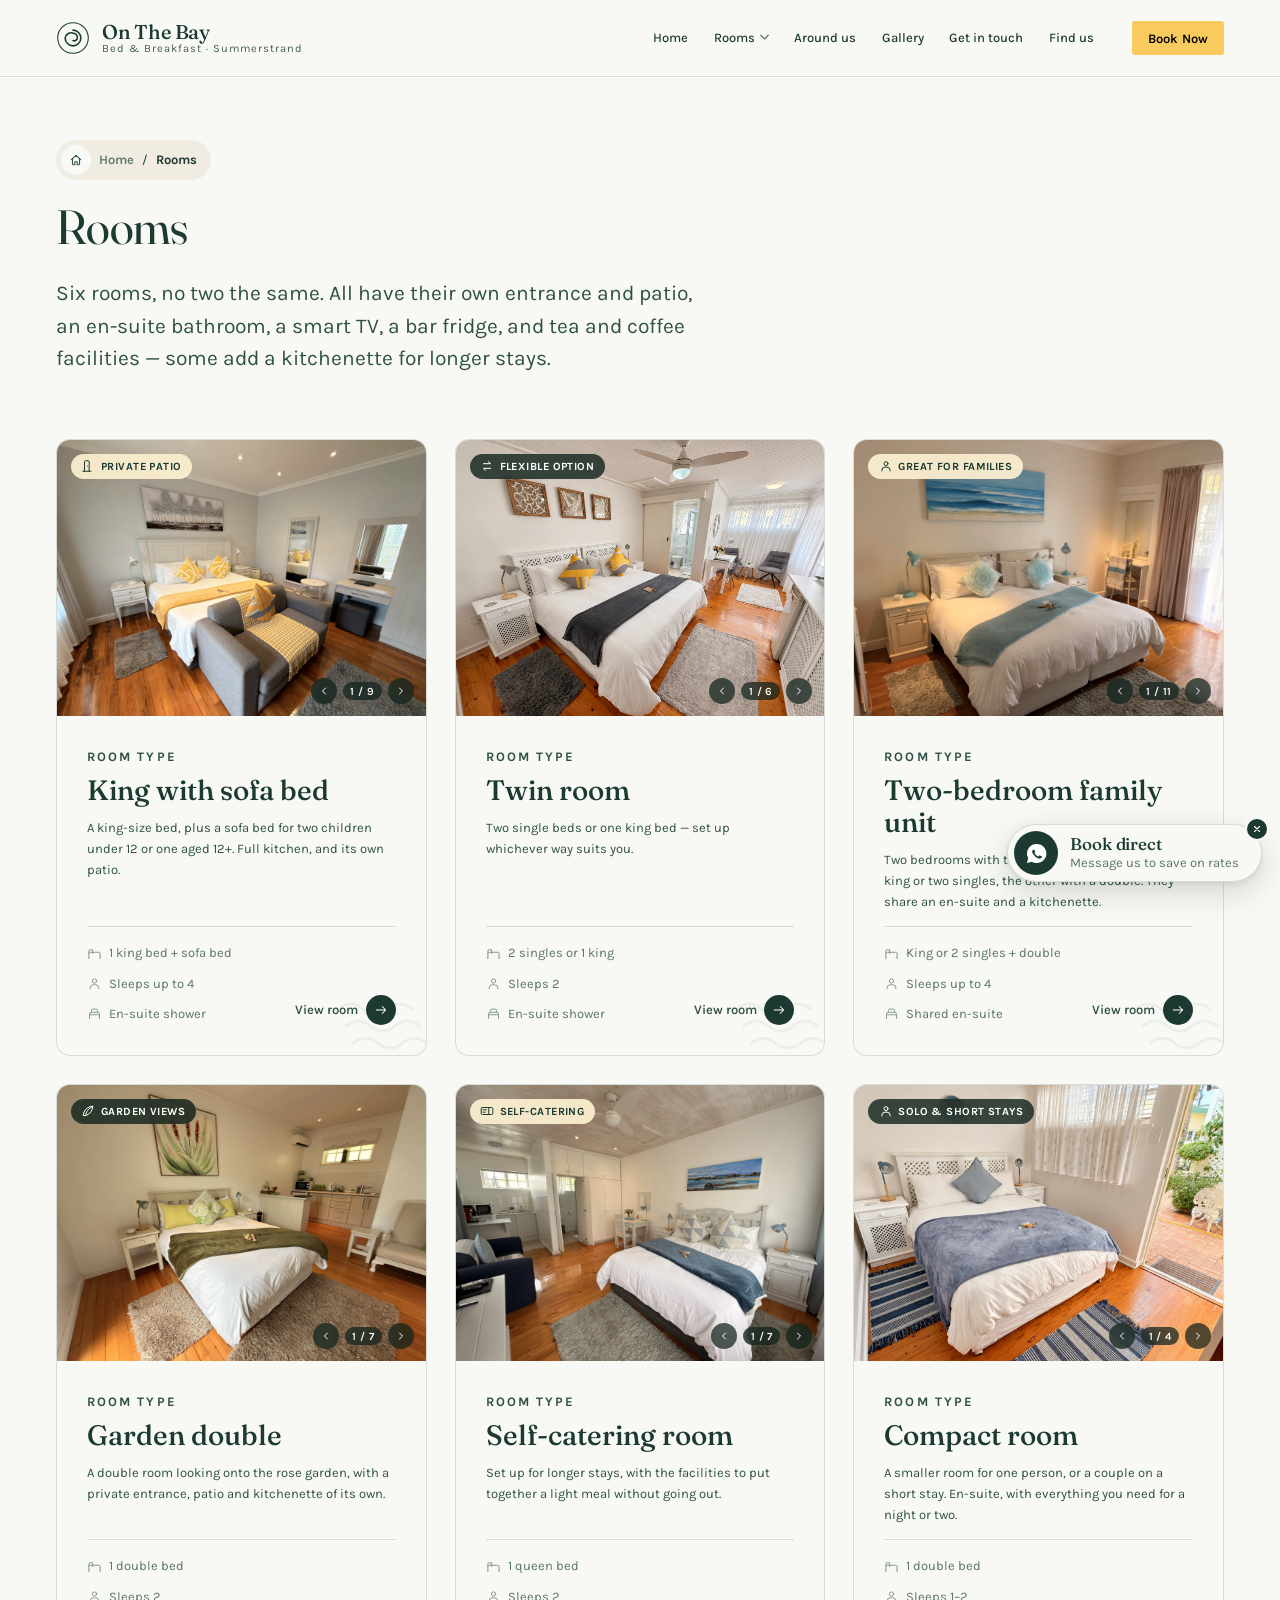
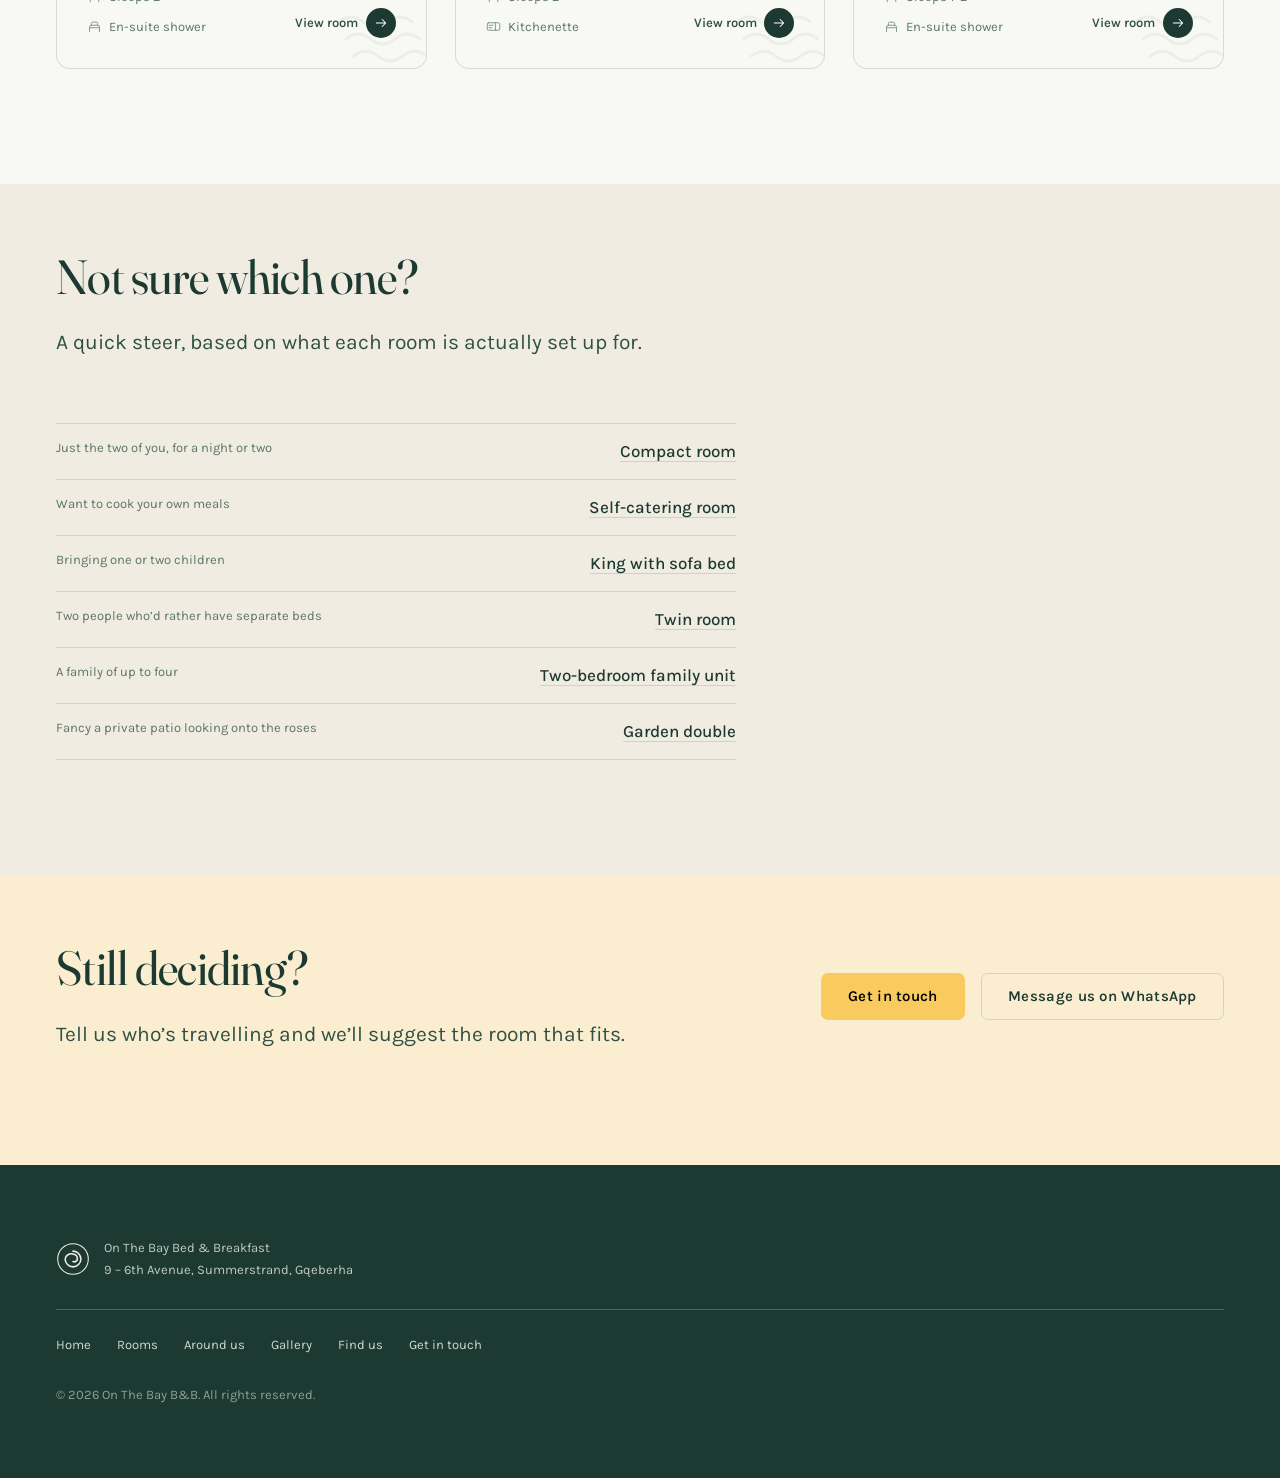
<file: rooms/index.html>
<!DOCTYPE html>
<html lang="en-ZA">
<head>
<meta charset="utf-8">
<meta name="viewport" content="width=device-width, initial-scale=1">
<title>Rooms &mdash; On The Bay B&amp;B</title>
<meta name="description" content="Six individually decorated rooms at On The Bay B&amp;B, Summerstrand, Gqeberha &mdash; each with its own entrance and patio. Compare beds, kitchenettes and who each room suits.">
<link rel="canonical" href="https://www.onthebaybandb.co.za/rooms/">
<meta property="og:title" content="Rooms &mdash; On The Bay B&amp;B">
<meta property="og:description" content="Six individually decorated rooms, each with its own entrance and patio, set around an English rose garden.">
<meta property="og:image" content="https://www.onthebaybandb.co.za/images/rooms/king-sofa/1.webp">
<meta property="og:type" content="website">
<meta name="theme-color" content="#1C3A31">
<link rel="icon" href="../favicon.svg" type="image/svg+xml">

<link rel="preconnect" href="https://fonts.googleapis.com">
<link rel="preconnect" href="https://fonts.gstatic.com" crossorigin>
<link href="https://fonts.googleapis.com/css2?family=Fraunces:opsz,wght@9..144,300..800&family=Karla:wght@300..700&display=swap" rel="stylesheet">
<link rel="stylesheet" href="../styles.css">
</head>

<body>
<a class="skip" href="#main">Skip to content</a>

<!-- ─────────────────────────  HEADER  ───────────────────────── -->
<header class="site-head stuck" id="siteHead">
  <div class="shell head-inner">

    <a class="brand" href="../" aria-label="On The Bay B&amp;B, home">
      <svg class="brand-mark" viewBox="0 0 32 32" aria-hidden="true" focusable="false">
        <circle cx="16" cy="16" r="14.4" fill="none" stroke="currentColor" stroke-width="1"/>
        <path d="M16 8.6a7.4 7.4 0 1 1-7.4 7.4A5.7 5.7 0 0 1 16 11.4a4.1 4.1 0 0 1 4.1 4.1A2.9 2.9 0 0 1 16 18.4"
              fill="none" stroke="currentColor" stroke-width="1.5" stroke-linecap="round"/>
      </svg>
      <span class="brand-words">
        <span class="brand-name">On The Bay</span>
        <span class="brand-sub">Bed &amp; Breakfast &middot; Summerstrand</span>
      </span>
    </a>

    <nav class="nav" id="nav" aria-label="Main">
      <a href="../">Home</a>
      <div class="nav-item">
        <a href="./" class="nav-trigger" aria-current="page">Rooms <svg class="nav-caret" viewBox="0 0 12 8" aria-hidden="true" focusable="false"><path d="M1 1l5 5 5-5" fill="none" stroke="currentColor" stroke-width="1.6" stroke-linecap="round" stroke-linejoin="round"/></svg></a>
        <div class="nav-dropdown">
          <a href="king-sofa">King with sofa bed</a>
          <a href="twin">Twin room</a>
          <a href="family-unit">Two-bedroom family unit</a>
          <a href="garden-double">Garden double</a>
          <a href="self-catering">Self-catering room</a>
          <a href="compact-room">Compact room</a>
        </div>
      </div>
      <a href="../#around">Around us</a>
      <a href="../#gallery">Gallery</a>
      <a href="../#contact">Get in touch</a>
      <a href="../#find">Find us</a>
    </nav>

    <div class="head-actions">
      <a class="btn btn-solid btn-sm" href="https://book.nightsbridge.com/26870" target="_blank" rel="noopener">Book Now</a>
      <button class="burger" id="burger" aria-expanded="false" aria-controls="nav" aria-label="Open menu">
        <span></span><span></span><span></span>
      </button>
    </div>

  </div>
</header>

<main id="main">

<!-- ────────────────────  ROOMS INTRO + CARDS  ──────────────────── -->
<section class="band band-paper page-top">
  <div class="shell">
    <p class="crumb"><span class="crumb-icon" aria-hidden="true"><svg viewBox="0 0 24 24" aria-hidden="true" fill="none" stroke="currentColor" stroke-width="1.8" stroke-linecap="round" stroke-linejoin="round"><path d="M4 11.5 12 4l8 7.5"/><path d="M6 10v9a1 1 0 0 0 1 1h3v-5h4v5h3a1 1 0 0 0 1-1v-9"/></svg></span><a href="../">Home</a> <span aria-hidden="true">/</span> <span class="crumb-current">Rooms</span></p>
    <header class="sec-head">
      <h1 class="h-sec">Rooms</h1>
      <p class="lede">
        Six rooms, no two the same. All have their own entrance and patio, an en-suite
        bathroom, a smart TV, a bar fridge, and tea and coffee facilities &mdash; some add a
        kitchenette for longer stays.
      </p>
    </header>

    <div class="rooms">

      <a class="room" href="king-sofa">
        <div class="room-img" data-room-carousel data-slug="king-sofa" data-count="9" data-ext="webp" data-alt="King room with sofa bed">
          <img src="../images/rooms/king-sofa/1.webp" width="2000" height="1500" alt="King room with sofa bed" loading="lazy">
          <span class="room-badge room-badge--light"><svg viewBox="0 0 24 24" aria-hidden="true" fill="none" stroke="currentColor" stroke-width="1.7" stroke-linecap="round" stroke-linejoin="round"><path d="M6 21V4.5A1.5 1.5 0 0 1 7.5 3h5A1.5 1.5 0 0 1 14 4.5V21"/><path d="M3 21h14"/><circle cx="11" cy="12" r="1" fill="currentColor" stroke="none"/></svg>Private patio</span>
          <div class="room-carousel" aria-hidden="true">
            <button type="button" class="room-carousel-btn room-carousel-prev" aria-label="Previous photo of King with sofa bed"><svg viewBox="0 0 24 24" aria-hidden="true" fill="none" stroke="currentColor" stroke-width="2" stroke-linecap="round" stroke-linejoin="round"><path d="M15 6l-6 6 6 6"/></svg></button>
            <span class="room-carousel-count">1 / 9</span>
            <button type="button" class="room-carousel-btn room-carousel-next" aria-label="Next photo of King with sofa bed"><svg viewBox="0 0 24 24" aria-hidden="true" fill="none" stroke="currentColor" stroke-width="2" stroke-linecap="round" stroke-linejoin="round"><path d="M9 6l6 6-6 6"/></svg></button>
          </div>
        </div>
        <div class="room-body">
          <p class="eyebrow">Room type</p>
          <h3>King with sofa bed</h3>
          <p>A king-size bed, plus a sofa bed for two children under 12 or one aged 12+. Full kitchen, and its own patio.</p>
          <div class="room-tag">
            <ul class="spec">
              <li><svg viewBox="0 0 24 24" aria-hidden="true" fill="none" stroke="currentColor" stroke-width="1.6" stroke-linecap="round" stroke-linejoin="round"><path d="M3 18v-6a2 2 0 0 1 2-2h14a2 2 0 0 1 2 2v6"/><path d="M3 18v2M21 18v2"/><path d="M3 12V8a2 2 0 0 1 2-2h4v6"/></svg>1 king bed + sofa bed</li>
              <li><svg viewBox="0 0 24 24" aria-hidden="true" fill="none" stroke="currentColor" stroke-width="1.6" stroke-linecap="round" stroke-linejoin="round"><circle cx="12" cy="8" r="3.4"/><path d="M5 20.5v-1.2a5.3 5.3 0 0 1 5.3-5.3h3.4a5.3 5.3 0 0 1 5.3 5.3v1.2"/></svg>Sleeps up to 4</li>
              <li><svg viewBox="0 0 24 24" aria-hidden="true" fill="none" stroke="currentColor" stroke-width="1.6" stroke-linecap="round" stroke-linejoin="round"><path d="M4 20v-7a3 3 0 0 1 3-3h10a3 3 0 0 1 3 3v7M4 14h16M7 10V7a2 2 0 0 1 2-2h6a2 2 0 0 1 2 2v3"/></svg>En-suite shower</li>
            </ul>
            <span class="room-view">View room <span class="room-view-arrow" aria-hidden="true"><svg viewBox="0 0 24 24" aria-hidden="true" fill="none" stroke="currentColor" stroke-width="1.8" stroke-linecap="round" stroke-linejoin="round"><path d="M4 12h16M14 6l6 6-6 6"/></svg></span></span>
          </div>
        </div>
      </a>

      <a class="room" href="twin">
        <div class="room-img" data-room-carousel data-slug="twin" data-count="6" data-ext="webp" data-alt="Twin room">
          <img src="../images/rooms/twin/1.webp" width="1448" height="1086" alt="Twin room" loading="lazy">
          <span class="room-badge room-badge--dark"><svg viewBox="0 0 24 24" aria-hidden="true" fill="none" stroke="currentColor" stroke-width="1.7" stroke-linecap="round" stroke-linejoin="round"><path d="M6 8h12l-3.5-3.5"/><path d="M18 16H6l3.5 3.5"/></svg>Flexible option</span>
          <div class="room-carousel" aria-hidden="true">
            <button type="button" class="room-carousel-btn room-carousel-prev" aria-label="Previous photo of Twin room"><svg viewBox="0 0 24 24" aria-hidden="true" fill="none" stroke="currentColor" stroke-width="2" stroke-linecap="round" stroke-linejoin="round"><path d="M15 6l-6 6 6 6"/></svg></button>
            <span class="room-carousel-count">1 / 6</span>
            <button type="button" class="room-carousel-btn room-carousel-next" aria-label="Next photo of Twin room"><svg viewBox="0 0 24 24" aria-hidden="true" fill="none" stroke="currentColor" stroke-width="2" stroke-linecap="round" stroke-linejoin="round"><path d="M9 6l6 6-6 6"/></svg></button>
          </div>
        </div>
        <div class="room-body">
          <p class="eyebrow">Room type</p>
          <h3>Twin room</h3>
          <p>Two single beds or one king bed &mdash; set up whichever way suits you.</p>
          <div class="room-tag">
            <ul class="spec">
              <li><svg viewBox="0 0 24 24" aria-hidden="true" fill="none" stroke="currentColor" stroke-width="1.6" stroke-linecap="round" stroke-linejoin="round"><path d="M3 18v-6a2 2 0 0 1 2-2h14a2 2 0 0 1 2 2v6"/><path d="M3 18v2M21 18v2"/><path d="M3 12V8a2 2 0 0 1 2-2h4v6"/></svg>2 singles or 1 king</li>
              <li><svg viewBox="0 0 24 24" aria-hidden="true" fill="none" stroke="currentColor" stroke-width="1.6" stroke-linecap="round" stroke-linejoin="round"><circle cx="12" cy="8" r="3.4"/><path d="M5 20.5v-1.2a5.3 5.3 0 0 1 5.3-5.3h3.4a5.3 5.3 0 0 1 5.3 5.3v1.2"/></svg>Sleeps 2</li>
              <li><svg viewBox="0 0 24 24" aria-hidden="true" fill="none" stroke="currentColor" stroke-width="1.6" stroke-linecap="round" stroke-linejoin="round"><path d="M4 20v-7a3 3 0 0 1 3-3h10a3 3 0 0 1 3 3v7M4 14h16M7 10V7a2 2 0 0 1 2-2h6a2 2 0 0 1 2 2v3"/></svg>En-suite shower</li>
            </ul>
            <span class="room-view">View room <span class="room-view-arrow" aria-hidden="true"><svg viewBox="0 0 24 24" aria-hidden="true" fill="none" stroke="currentColor" stroke-width="1.8" stroke-linecap="round" stroke-linejoin="round"><path d="M4 12h16M14 6l6 6-6 6"/></svg></span></span>
          </div>
        </div>
      </a>

      <a class="room" href="family-unit">
        <div class="room-img" data-room-carousel data-slug="family-unit" data-count="11" data-ext="webp" data-alt="Two-bedroom family unit">
          <img src="../images/rooms/family-unit/1.webp" width="2000" height="1500" alt="Two-bedroom family unit" loading="lazy">
          <span class="room-badge room-badge--light"><svg viewBox="0 0 24 24" aria-hidden="true" fill="none" stroke="currentColor" stroke-width="1.7" stroke-linecap="round" stroke-linejoin="round"><circle cx="12" cy="8" r="3.4"/><path d="M5 20.5v-1.2a5.3 5.3 0 0 1 5.3-5.3h3.4a5.3 5.3 0 0 1 5.3 5.3v1.2"/></svg>Great for families</span>
          <div class="room-carousel" aria-hidden="true">
            <button type="button" class="room-carousel-btn room-carousel-prev" aria-label="Previous photo of Two-bedroom family unit"><svg viewBox="0 0 24 24" aria-hidden="true" fill="none" stroke="currentColor" stroke-width="2" stroke-linecap="round" stroke-linejoin="round"><path d="M15 6l-6 6 6 6"/></svg></button>
            <span class="room-carousel-count">1 / 11</span>
            <button type="button" class="room-carousel-btn room-carousel-next" aria-label="Next photo of Two-bedroom family unit"><svg viewBox="0 0 24 24" aria-hidden="true" fill="none" stroke="currentColor" stroke-width="2" stroke-linecap="round" stroke-linejoin="round"><path d="M9 6l6 6-6 6"/></svg></button>
          </div>
        </div>
        <div class="room-body">
          <p class="eyebrow">Room type</p>
          <h3>Two-bedroom family unit</h3>
          <p>Two bedrooms with their own entrances: one with a king or two singles, the other with a double. They share an en-suite and a kitchenette.</p>
          <div class="room-tag">
            <ul class="spec">
              <li><svg viewBox="0 0 24 24" aria-hidden="true" fill="none" stroke="currentColor" stroke-width="1.6" stroke-linecap="round" stroke-linejoin="round"><path d="M3 18v-6a2 2 0 0 1 2-2h14a2 2 0 0 1 2 2v6"/><path d="M3 18v2M21 18v2"/><path d="M3 12V8a2 2 0 0 1 2-2h4v6"/></svg>King or 2 singles + double</li>
              <li><svg viewBox="0 0 24 24" aria-hidden="true" fill="none" stroke="currentColor" stroke-width="1.6" stroke-linecap="round" stroke-linejoin="round"><circle cx="12" cy="8" r="3.4"/><path d="M5 20.5v-1.2a5.3 5.3 0 0 1 5.3-5.3h3.4a5.3 5.3 0 0 1 5.3 5.3v1.2"/></svg>Sleeps up to 4</li>
              <li><svg viewBox="0 0 24 24" aria-hidden="true" fill="none" stroke="currentColor" stroke-width="1.6" stroke-linecap="round" stroke-linejoin="round"><path d="M4 20v-7a3 3 0 0 1 3-3h10a3 3 0 0 1 3 3v7M4 14h16M7 10V7a2 2 0 0 1 2-2h6a2 2 0 0 1 2 2v3"/></svg>Shared en-suite</li>
            </ul>
            <span class="room-view">View room <span class="room-view-arrow" aria-hidden="true"><svg viewBox="0 0 24 24" aria-hidden="true" fill="none" stroke="currentColor" stroke-width="1.8" stroke-linecap="round" stroke-linejoin="round"><path d="M4 12h16M14 6l6 6-6 6"/></svg></span></span>
          </div>
        </div>
      </a>

      <a class="room" href="garden-double">
        <div class="room-img" data-room-carousel data-slug="garden-double" data-count="7" data-ext="webp" data-alt="Garden double room">
          <img src="../images/rooms/garden-double/1.webp" width="2000" height="1500" alt="Garden double room" loading="lazy">
          <span class="room-badge room-badge--dark"><svg viewBox="0 0 24 24" aria-hidden="true" fill="none" stroke="currentColor" stroke-width="1.7" stroke-linecap="round" stroke-linejoin="round"><path d="M20 4C11 4 4 11 4 20c9 0 16-7 16-16z"/><path d="M8 20C8 13 13 8 20 4"/></svg>Garden views</span>
          <div class="room-carousel" aria-hidden="true">
            <button type="button" class="room-carousel-btn room-carousel-prev" aria-label="Previous photo of Garden double"><svg viewBox="0 0 24 24" aria-hidden="true" fill="none" stroke="currentColor" stroke-width="2" stroke-linecap="round" stroke-linejoin="round"><path d="M15 6l-6 6 6 6"/></svg></button>
            <span class="room-carousel-count">1 / 7</span>
            <button type="button" class="room-carousel-btn room-carousel-next" aria-label="Next photo of Garden double"><svg viewBox="0 0 24 24" aria-hidden="true" fill="none" stroke="currentColor" stroke-width="2" stroke-linecap="round" stroke-linejoin="round"><path d="M9 6l6 6-6 6"/></svg></button>
          </div>
        </div>
        <div class="room-body">
          <p class="eyebrow">Room type</p>
          <h3>Garden double</h3>
          <p>A double room looking onto the rose garden, with a private entrance, patio and kitchenette of its own.</p>
          <div class="room-tag">
            <ul class="spec">
              <li><svg viewBox="0 0 24 24" aria-hidden="true" fill="none" stroke="currentColor" stroke-width="1.6" stroke-linecap="round" stroke-linejoin="round"><path d="M3 18v-6a2 2 0 0 1 2-2h14a2 2 0 0 1 2 2v6"/><path d="M3 18v2M21 18v2"/><path d="M3 12V8a2 2 0 0 1 2-2h4v6"/></svg>1 double bed</li>
              <li><svg viewBox="0 0 24 24" aria-hidden="true" fill="none" stroke="currentColor" stroke-width="1.6" stroke-linecap="round" stroke-linejoin="round"><circle cx="12" cy="8" r="3.4"/><path d="M5 20.5v-1.2a5.3 5.3 0 0 1 5.3-5.3h3.4a5.3 5.3 0 0 1 5.3 5.3v1.2"/></svg>Sleeps 2</li>
              <li><svg viewBox="0 0 24 24" aria-hidden="true" fill="none" stroke="currentColor" stroke-width="1.6" stroke-linecap="round" stroke-linejoin="round"><path d="M4 20v-7a3 3 0 0 1 3-3h10a3 3 0 0 1 3 3v7M4 14h16M7 10V7a2 2 0 0 1 2-2h6a2 2 0 0 1 2 2v3"/></svg>En-suite shower</li>
            </ul>
            <span class="room-view">View room <span class="room-view-arrow" aria-hidden="true"><svg viewBox="0 0 24 24" aria-hidden="true" fill="none" stroke="currentColor" stroke-width="1.8" stroke-linecap="round" stroke-linejoin="round"><path d="M4 12h16M14 6l6 6-6 6"/></svg></span></span>
          </div>
        </div>
      </a>

      <a class="room" href="self-catering">
        <div class="room-img" data-room-carousel data-slug="self-catering" data-count="7" data-ext="webp" data-alt="Self-catering room with kitchenette">
          <img src="../images/rooms/self-catering/1.webp" width="2000" height="1500" alt="Self-catering room with kitchenette" loading="lazy">
          <span class="room-badge room-badge--light"><svg viewBox="0 0 24 24" aria-hidden="true" fill="none" stroke="currentColor" stroke-width="1.7" stroke-linecap="round" stroke-linejoin="round"><rect x="2" y="6" width="20" height="12" rx="2"/><path d="M15 6v12M5 10h6M5 14h4"/></svg>Self-catering</span>
          <div class="room-carousel" aria-hidden="true">
            <button type="button" class="room-carousel-btn room-carousel-prev" aria-label="Previous photo of Self-catering room"><svg viewBox="0 0 24 24" aria-hidden="true" fill="none" stroke="currentColor" stroke-width="2" stroke-linecap="round" stroke-linejoin="round"><path d="M15 6l-6 6 6 6"/></svg></button>
            <span class="room-carousel-count">1 / 7</span>
            <button type="button" class="room-carousel-btn room-carousel-next" aria-label="Next photo of Self-catering room"><svg viewBox="0 0 24 24" aria-hidden="true" fill="none" stroke="currentColor" stroke-width="2" stroke-linecap="round" stroke-linejoin="round"><path d="M9 6l6 6-6 6"/></svg></button>
          </div>
        </div>
        <div class="room-body">
          <p class="eyebrow">Room type</p>
          <h3>Self-catering room</h3>
          <p>Set up for longer stays, with the facilities to put together a light meal without going out.</p>
          <div class="room-tag">
            <ul class="spec">
              <li><svg viewBox="0 0 24 24" aria-hidden="true" fill="none" stroke="currentColor" stroke-width="1.6" stroke-linecap="round" stroke-linejoin="round"><path d="M3 18v-6a2 2 0 0 1 2-2h14a2 2 0 0 1 2 2v6"/><path d="M3 18v2M21 18v2"/><path d="M3 12V8a2 2 0 0 1 2-2h4v6"/></svg>1 queen bed</li>
              <li><svg viewBox="0 0 24 24" aria-hidden="true" fill="none" stroke="currentColor" stroke-width="1.6" stroke-linecap="round" stroke-linejoin="round"><circle cx="12" cy="8" r="3.4"/><path d="M5 20.5v-1.2a5.3 5.3 0 0 1 5.3-5.3h3.4a5.3 5.3 0 0 1 5.3 5.3v1.2"/></svg>Sleeps 2</li>
              <li><svg viewBox="0 0 24 24" aria-hidden="true" fill="none" stroke="currentColor" stroke-width="1.6" stroke-linecap="round" stroke-linejoin="round"><rect x="2" y="6" width="20" height="12" rx="2"/><path d="M15 6v12M5 10h6M5 14h4"/></svg>Kitchenette</li>
            </ul>
            <span class="room-view">View room <span class="room-view-arrow" aria-hidden="true"><svg viewBox="0 0 24 24" aria-hidden="true" fill="none" stroke="currentColor" stroke-width="1.8" stroke-linecap="round" stroke-linejoin="round"><path d="M4 12h16M14 6l6 6-6 6"/></svg></span></span>
          </div>
        </div>
      </a>

      <a class="room" href="compact-room">
        <div class="room-img" data-room-carousel data-slug="compact-single" data-count="4" data-ext="webp" data-alt="Compact room">
          <img src="../images/rooms/compact-single/1.webp" width="1086" height="1448" alt="Compact room" loading="lazy">
          <span class="room-badge room-badge--dark"><svg viewBox="0 0 24 24" aria-hidden="true" fill="none" stroke="currentColor" stroke-width="1.7" stroke-linecap="round" stroke-linejoin="round"><circle cx="12" cy="8" r="3.4"/><path d="M5 20.5v-1.2a5.3 5.3 0 0 1 5.3-5.3h3.4a5.3 5.3 0 0 1 5.3 5.3v1.2"/></svg>Solo &amp; short stays</span>
          <div class="room-carousel" aria-hidden="true">
            <button type="button" class="room-carousel-btn room-carousel-prev" aria-label="Previous photo of Compact room"><svg viewBox="0 0 24 24" aria-hidden="true" fill="none" stroke="currentColor" stroke-width="2" stroke-linecap="round" stroke-linejoin="round"><path d="M15 6l-6 6 6 6"/></svg></button>
            <span class="room-carousel-count">1 / 4</span>
            <button type="button" class="room-carousel-btn room-carousel-next" aria-label="Next photo of Compact room"><svg viewBox="0 0 24 24" aria-hidden="true" fill="none" stroke="currentColor" stroke-width="2" stroke-linecap="round" stroke-linejoin="round"><path d="M9 6l6 6-6 6"/></svg></button>
          </div>
        </div>
        <div class="room-body">
          <p class="eyebrow">Room type</p>
          <h3>Compact room</h3>
          <p>A smaller room for one person, or a couple on a short stay. En-suite, with everything you need for a night or two.</p>
          <div class="room-tag">
            <ul class="spec">
              <li><svg viewBox="0 0 24 24" aria-hidden="true" fill="none" stroke="currentColor" stroke-width="1.6" stroke-linecap="round" stroke-linejoin="round"><path d="M3 18v-6a2 2 0 0 1 2-2h14a2 2 0 0 1 2 2v6"/><path d="M3 18v2M21 18v2"/><path d="M3 12V8a2 2 0 0 1 2-2h4v6"/></svg>1 double bed</li>
              <li><svg viewBox="0 0 24 24" aria-hidden="true" fill="none" stroke="currentColor" stroke-width="1.6" stroke-linecap="round" stroke-linejoin="round"><circle cx="12" cy="8" r="3.4"/><path d="M5 20.5v-1.2a5.3 5.3 0 0 1 5.3-5.3h3.4a5.3 5.3 0 0 1 5.3 5.3v1.2"/></svg>Sleeps 1&ndash;2</li>
              <li><svg viewBox="0 0 24 24" aria-hidden="true" fill="none" stroke="currentColor" stroke-width="1.6" stroke-linecap="round" stroke-linejoin="round"><path d="M4 20v-7a3 3 0 0 1 3-3h10a3 3 0 0 1 3 3v7M4 14h16M7 10V7a2 2 0 0 1 2-2h6a2 2 0 0 1 2 2v3"/></svg>En-suite shower</li>
            </ul>
            <span class="room-view">View room <span class="room-view-arrow" aria-hidden="true"><svg viewBox="0 0 24 24" aria-hidden="true" fill="none" stroke="currentColor" stroke-width="1.8" stroke-linecap="round" stroke-linejoin="round"><path d="M4 12h16M14 6l6 6-6 6"/></svg></span></span>
          </div>
        </div>
      </a>

    </div>
  </div>
</section>

<!-- ─────────────────────────  NOT SURE WHICH  ───────────────────────── -->
<section class="band band-chalk">
  <div class="shell">
    <header class="sec-head">
      <h2 class="h-sec">Not sure which one?</h2>
      <p class="lede">A quick steer, based on what each room is actually set up for.</p>
    </header>
    <dl class="facts guide">
          <div><dt>Just the two of you, for a night or two</dt><dd><a href="compact-room">Compact room</a></dd></div>
          <div><dt>Want to cook your own meals</dt><dd><a href="self-catering">Self-catering room</a></dd></div>
          <div><dt>Bringing one or two children</dt><dd><a href="king-sofa">King with sofa bed</a></dd></div>
          <div><dt>Two people who&rsquo;d rather have separate beds</dt><dd><a href="twin">Twin room</a></dd></div>
          <div><dt>A family of up to four</dt><dd><a href="family-unit">Two-bedroom family unit</a></dd></div>
          <div><dt>Fancy a private patio looking onto the roses</dt><dd><a href="garden-double">Garden double</a></dd></div>
    </dl>
  </div>
</section>

<!-- ─────────────────────────  CTA  ───────────────────────── -->
<section class="band band-rose">
  <div class="shell cta-band">
    <div>
      <h2 class="h-sec">Still deciding?</h2>
      <p class="lede">Tell us who&rsquo;s travelling and we&rsquo;ll suggest the room that fits.</p>
    </div>
    <div class="hero-cta">
      <a class="btn btn-solid" href="../#contact">Get in touch</a>
      <a class="btn btn-line" href="https://wa.me/27837970894" rel="noopener">Message us on WhatsApp</a>
    </div>
  </div>
</section>

</main>

<!-- ─────────────────────────  FOOTER  ───────────────────────── -->
<footer class="site-foot">
  <div class="shell foot-inner">
    <div class="foot-brand">
      <svg class="brand-mark" viewBox="0 0 32 32" aria-hidden="true">
        <circle cx="16" cy="16" r="14.4" fill="none" stroke="currentColor" stroke-width="1"/>
        <path d="M16 8.6a7.4 7.4 0 1 1-7.4 7.4A5.7 5.7 0 0 1 16 11.4a4.1 4.1 0 0 1 4.1 4.1A2.9 2.9 0 0 1 16 18.4"
              fill="none" stroke="currentColor" stroke-width="1.5" stroke-linecap="round"/>
      </svg>
      <p>On The Bay Bed &amp; Breakfast<br>9 &ndash; 6th Avenue, Summerstrand, Gqeberha</p>
    </div>

    <nav class="foot-nav" aria-label="Footer">
      <a href="../">Home</a>
      <a href="./">Rooms</a>
      <a href="../#around">Around us</a>
      <a href="../#gallery">Gallery</a>
      <a href="../#find">Find us</a>
      <a href="../#contact">Get in touch</a>
    </nav>

    <p class="foot-legal">&copy; <span id="yr">2026</span> On The Bay B&amp;B. All rights reserved.</p>
  </div>
</footer>

<div class="wa-float">
  <a class="wa-float-link" href="https://wa.me/27837970894" rel="noopener" aria-label="Book direct: message us on WhatsApp to save on rates">
    <span class="wa-float-icon"><svg viewBox="0 0 24 24" aria-hidden="true"><path d="M12 2a10 10 0 0 0-8.6 15L2 22l5.2-1.4A10 10 0 1 0 12 2zm5.3 14.1c-.2.6-1.3 1.2-1.8 1.2-.5.1-1 .1-1.7-.1a11.7 11.7 0 0 1-5.6-4.9c-.4-.7-.7-1.5-.7-2.3s.4-1.4.7-1.6c.2-.2.4-.3.6-.3h.5c.2 0 .4 0 .6.4l.8 1.8c.1.2 0 .4-.1.5l-.4.5c-.1.2-.3.3-.1.6a8 8 0 0 0 3.6 3.1c.3.1.5.1.6-.1l.7-.8c.2-.2.3-.2.6-.1l1.7.8c.3.2.4.2.4.4s0 .6-.4.9z"/></svg></span>
    <span class="wa-float-text" aria-hidden="true"><span class="wa-float-title">Book direct</span><span class="wa-float-sub">Message us to save on rates</span></span>
  </a>
  <button type="button" class="wa-float-close" aria-label="Minimise the WhatsApp button"><svg viewBox="0 0 24 24" aria-hidden="true" fill="none" stroke="currentColor" stroke-width="2.6" stroke-linecap="round"><path d="M6 6l12 12M18 6 6 18"/></svg></button>
</div>

<script src="../script.js" defer></script>
</body>
</html>
</file>
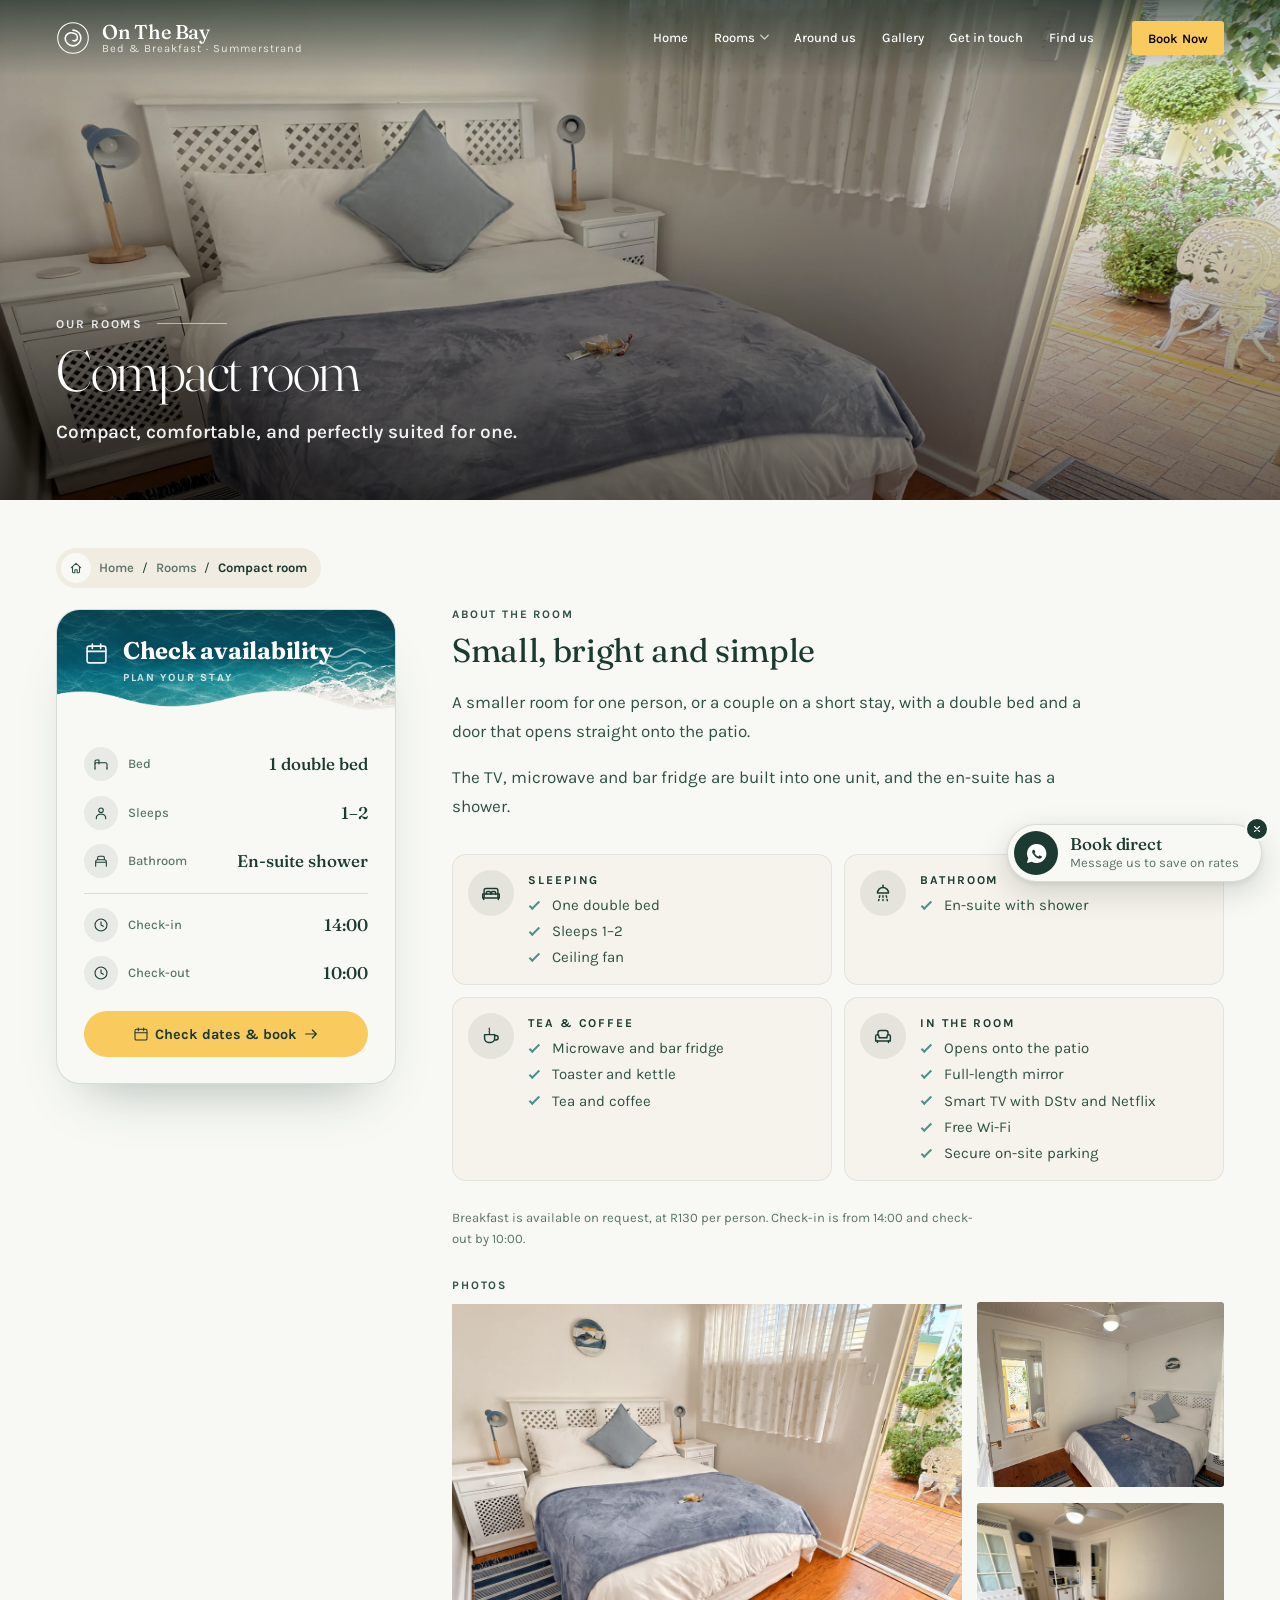
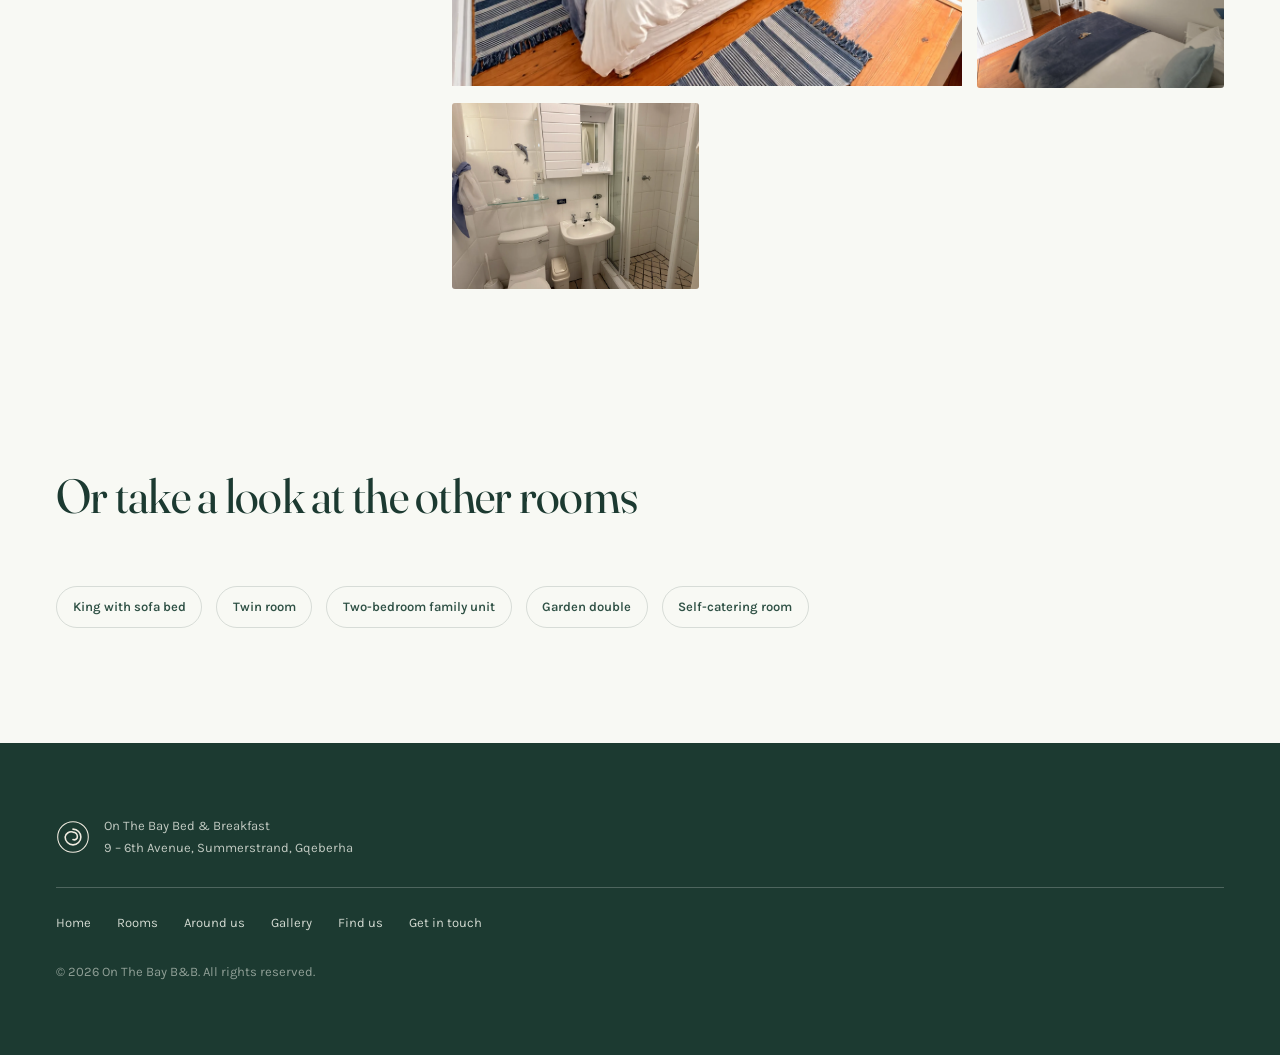
<file: rooms/compact-room.html>
<!DOCTYPE html>
<html lang="en-ZA">
<head>
<meta charset="utf-8">
<meta name="viewport" content="width=device-width, initial-scale=1">
<title>Compact room &mdash; On The Bay B&amp;B</title>
<meta name="description" content="A smaller room for one person, or a couple on a short stay. En-suite, with everything you need for a night or two. On The Bay B&amp;B, Summerstrand, Gqeberha.">
<link rel="canonical" href="https://www.onthebaybandb.co.za/rooms/compact-room">
<meta property="og:title" content="Compact room &mdash; On The Bay B&amp;B">
<meta property="og:description" content="A smaller room for one person, or a couple on a short stay. En-suite, with everything you need for a night or two.">
<meta property="og:image" content="https://www.onthebaybandb.co.za/images/rooms/compact-single/1.webp">
<meta property="og:type" content="website">
<meta name="theme-color" content="#1C3A31">
<link rel="icon" href="../favicon.svg" type="image/svg+xml">

<link rel="preconnect" href="https://fonts.googleapis.com">
<link rel="preconnect" href="https://fonts.gstatic.com" crossorigin>
<link href="https://fonts.googleapis.com/css2?family=Fraunces:opsz,wght@9..144,300..800&family=Karla:wght@300..700&display=swap" rel="stylesheet">
<link rel="stylesheet" href="../styles.css">
</head>

<body>
<a class="skip" href="#main">Skip to content</a>

<header class="site-head stuck" id="siteHead">
  <div class="shell head-inner">

    <a class="brand" href="../" aria-label="On The Bay B&amp;B, home">
      <svg class="brand-mark" viewBox="0 0 32 32" aria-hidden="true" focusable="false">
        <circle cx="16" cy="16" r="14.4" fill="none" stroke="currentColor" stroke-width="1"/>
        <path d="M16 8.6a7.4 7.4 0 1 1-7.4 7.4A5.7 5.7 0 0 1 16 11.4a4.1 4.1 0 0 1 4.1 4.1A2.9 2.9 0 0 1 16 18.4"
              fill="none" stroke="currentColor" stroke-width="1.5" stroke-linecap="round"/>
      </svg>
      <span class="brand-words">
        <span class="brand-name">On The Bay</span>
        <span class="brand-sub">Bed &amp; Breakfast &middot; Summerstrand</span>
      </span>
    </a>

    <nav class="nav" id="nav" aria-label="Main">
      <a href="../">Home</a>
      <div class="nav-item">
        <a href="./" class="nav-trigger">Rooms <svg class="nav-caret" viewBox="0 0 12 8" aria-hidden="true" focusable="false"><path d="M1 1l5 5 5-5" fill="none" stroke="currentColor" stroke-width="1.6" stroke-linecap="round" stroke-linejoin="round"/></svg></a>
        <div class="nav-dropdown">
          <a href="king-sofa">King with sofa bed</a>
          <a href="twin">Twin room</a>
          <a href="family-unit">Two-bedroom family unit</a>
          <a href="garden-double">Garden double</a>
          <a href="self-catering">Self-catering room</a>
          <a href="compact-room" aria-current="page">Compact room</a>
        </div>
      </div>
      <a href="../#around">Around us</a>
      <a href="../#gallery">Gallery</a>
      <a href="../#contact">Get in touch</a>
      <a href="../#find">Find us</a>
    </nav>

    <div class="head-actions">
      <a class="btn btn-solid btn-sm" href="https://book.nightsbridge.com/26870" target="_blank" rel="noopener">Book Now</a>
      <button class="burger" id="burger" aria-expanded="false" aria-controls="nav" aria-label="Open menu">
        <span></span><span></span><span></span>
      </button>
    </div>

  </div>
</header>

<main id="main">

<!-- ─────────────────────────  ROOM HERO  ───────────────────────── -->
<section class="hero hero--room">
  <img class="hero-img hero-img--left" src="../images/rooms/compact-single/banner.webp" width="2880" height="1440" alt="Compact room" fetchpriority="high">
  <div class="hero-scrim" aria-hidden="true"></div>
  <div class="shell hero-inner">
    <p class="hero-eyebrow">Our rooms</p>
    <h1 class="hero-title">Compact room</h1>
    <p class="hero-lede">Compact, comfortable, and perfectly suited for one.</p>
  </div>
</section>

<!-- ─────────────────────────  ROOM DETAIL  ───────────────────────── -->
<section class="band band-paper room-top">
  <div class="shell">
    <p class="crumb"><span class="crumb-icon" aria-hidden="true"><svg viewBox="0 0 24 24" aria-hidden="true" fill="none" stroke="currentColor" stroke-width="1.8" stroke-linecap="round" stroke-linejoin="round"><path d="M4 11.5 12 4l8 7.5"/><path d="M6 10v9a1 1 0 0 0 1 1h3v-5h4v5h3a1 1 0 0 0 1-1v-9"/></svg></span><a href="../">Home</a> <span aria-hidden="true">/</span> <a href="./">Rooms</a> <span aria-hidden="true">/</span> <span class="crumb-current">Compact room</span></p>

    <div class="roomlayout">
      <aside class="roomlayout-aside">
        <div class="bookbox">
          <div class="bookbox-head">
            <img class="bookbox-head-img" src="../images/bookbox-wave.webp" width="900" height="301" alt="" loading="lazy">
            <div class="bookbox-head-scrim" aria-hidden="true"></div>
            <div class="bookbox-head-top">
              <svg class="bookbox-head-icon" viewBox="0 0 24 24" aria-hidden="true" fill="none" stroke="currentColor" stroke-width="1.6" stroke-linecap="round" stroke-linejoin="round"><rect x="3" y="5" width="18" height="16" rx="2"/><path d="M8 3v4M16 3v4M3 10h18"/></svg>
              <div>
                <h3>Check availability</h3>
                <p class="bookbox-head-sub">Plan your stay</p>
              </div>
            </div>
            <svg class="bookbox-head-waves" viewBox="0 0 78 44" aria-hidden="true">
              <path d="M2 8 Q12 0 22 8 T42 8 T62 8"/>
              <path d="M8 22 Q18 14 28 22 T48 22 T68 22"/>
              <path d="M14 36 Q24 28 34 36 T54 36 T74 36"/>
            </svg>
          </div>
          <div class="bookbox-body">
          <dl class="bookbox-facts">
            <div class="row"><dt><span class="bookbox-icon"><svg viewBox="0 0 24 24" aria-hidden="true" fill="none" stroke="currentColor" stroke-width="1.6" stroke-linecap="round" stroke-linejoin="round"><path d="M3 18v-6a2 2 0 0 1 2-2h14a2 2 0 0 1 2 2v6"/><path d="M3 18v2M21 18v2"/><path d="M3 12V8a2 2 0 0 1 2-2h4v6"/></svg></span>Bed</dt><dd>1 double bed</dd></div>
            <div class="row"><dt><span class="bookbox-icon"><svg viewBox="0 0 24 24" aria-hidden="true" fill="none" stroke="currentColor" stroke-width="1.6" stroke-linecap="round" stroke-linejoin="round"><circle cx="12" cy="8" r="3.4"/><path d="M5 20.5v-1.2a5.3 5.3 0 0 1 5.3-5.3h3.4a5.3 5.3 0 0 1 5.3 5.3v1.2"/></svg></span>Sleeps</dt><dd>1&ndash;2</dd></div>
            <div class="row"><dt><span class="bookbox-icon"><svg viewBox="0 0 24 24" aria-hidden="true" fill="none" stroke="currentColor" stroke-width="1.6" stroke-linecap="round" stroke-linejoin="round"><path d="M4 20v-7a3 3 0 0 1 3-3h10a3 3 0 0 1 3 3v7M4 14h16M7 10V7a2 2 0 0 1 2-2h6a2 2 0 0 1 2 2v3"/></svg></span>Bathroom</dt><dd>En-suite shower</dd></div>
            <div class="row row-stay"><dt><span class="bookbox-icon"><svg viewBox="0 0 24 24" aria-hidden="true" fill="none" stroke="currentColor" stroke-width="1.6" stroke-linecap="round" stroke-linejoin="round"><circle cx="12" cy="12" r="9"/><path d="M12 7v5l3.5 2"/></svg></span>Check-in</dt><dd>14:00</dd></div>
            <div class="row"><dt><span class="bookbox-icon"><svg viewBox="0 0 24 24" aria-hidden="true" fill="none" stroke="currentColor" stroke-width="1.6" stroke-linecap="round" stroke-linejoin="round"><circle cx="12" cy="12" r="9"/><path d="M12 7v5l3.5 2"/></svg></span>Check-out</dt><dd>10:00</dd></div>
          </dl>
          <a class="bookbox-btn bookbox-btn-solid" href="https://book.nightsbridge.com/26870" target="_blank" rel="noopener"><svg viewBox="0 0 24 24" aria-hidden="true" fill="none" stroke="currentColor" stroke-width="1.6" stroke-linecap="round" stroke-linejoin="round"><rect x="3" y="5" width="18" height="16" rx="2"/><path d="M8 3v4M16 3v4M3 10h18"/></svg><span>Check dates &amp; book</span><svg viewBox="0 0 24 24" aria-hidden="true" fill="none" stroke="currentColor" stroke-width="1.8" stroke-linecap="round" stroke-linejoin="round"><path d="M4 12h16M14 6l6 6-6 6"/></svg></a>
          </div>
        </div>
      </aside>

      <div class="roomlayout-main">
        <p class="eyebrow">About the room</p>
        <h2 class="room-about-title">Small, bright and simple</h2>
        <p>A smaller room for one person, or a couple on a short stay, with a double bed and a door that opens straight onto the patio.</p>
        <p>The TV, microwave and bar fridge are built into one unit, and the en-suite has a shower.</p>
        <div class="room-feat">
          <div class="room-feat-group"><span class="room-feat-icon" aria-hidden="true"><svg viewBox="0 0 24 24" fill="none" stroke="currentColor" stroke-width="1.6" stroke-linecap="round" stroke-linejoin="round"><path d="M4.5 16.5V9a2 2 0 0 1 2-2h11a2 2 0 0 1 2 2v7.5"/><path d="M3 13h18v4.5H3z"/><path d="M7 13v-1.6a1.1 1.1 0 0 1 1.1-1.1h2.3a1.1 1.1 0 0 1 1.1 1.1V13M12.5 13v-1.6a1.1 1.1 0 0 1 1.1-1.1h2.3a1.1 1.1 0 0 1 1.1 1.1V13"/><path d="M4 17.5V19M20 17.5V19"/></svg></span><div><h3 class="room-feat-h">Sleeping</h3><ul><li>One double bed</li><li>Sleeps 1&ndash;2</li><li>Ceiling fan</li></ul></div></div>
          <div class="room-feat-group"><span class="room-feat-icon" aria-hidden="true"><svg viewBox="0 0 24 24" fill="none" stroke="currentColor" stroke-width="1.6" stroke-linecap="round" stroke-linejoin="round"><path d="M12 3.5v2.5"/><path d="M6 12a6 6 0 0 1 12 0z"/><path d="M8.5 15l-.5 1.6M12 15v1.6M15.5 15l.5 1.6M7.6 19l-.4 1.3M12 19v1.3M16.4 19l.4 1.3"/></svg></span><div><h3 class="room-feat-h">Bathroom</h3><ul><li>En-suite with shower</li></ul></div></div>
          <div class="room-feat-group"><span class="room-feat-icon" aria-hidden="true"><svg viewBox="0 0 24 24" fill="none" stroke="currentColor" stroke-width="1.6" stroke-linecap="round" stroke-linejoin="round"><path d="M5 10.5h11v4a4.5 4.5 0 0 1-4.5 4.5h-2A4.5 4.5 0 0 1 5 14.5z"/><path d="M16 11.5h1.4a2.4 2.4 0 0 1 0 4.8H16"/><path d="M10.2 3.5c-1.1.9 1.1 1.9 0 2.9s1.1 1.9 0 2.9" stroke-width="1.3"/></svg></span><div><h3 class="room-feat-h">Tea &amp; coffee</h3><ul><li>Microwave and bar fridge</li><li>Toaster and kettle</li><li>Tea and coffee</li></ul></div></div>
          <div class="room-feat-group"><span class="room-feat-icon" aria-hidden="true"><svg viewBox="0 0 24 24" fill="none" stroke="currentColor" stroke-width="1.6" stroke-linecap="round" stroke-linejoin="round"><path d="M6.5 11V8.5A2.5 2.5 0 0 1 9 6h6a2.5 2.5 0 0 1 2.5 2.5V11"/><path d="M4 17.5v-5.2a1.8 1.8 0 0 1 3.6 0V14h8.8v-1.7a1.8 1.8 0 0 1 3.6 0v5.2z"/><path d="M6 17.5V19M18 17.5V19"/></svg></span><div><h3 class="room-feat-h">In the room</h3><ul><li>Opens onto the patio</li><li>Full-length mirror</li><li>Smart TV with DStv and Netflix</li><li>Free Wi-Fi</li><li>Secure on-site parking</li></ul></div></div>
        </div>
        <p class="room-about-note">Breakfast is available on request, at R130 per person. Check-in is from 14:00 and check-out by 10:00.</p>

        <p class="eyebrow" style="margin-top:2.6em">Photos</p>
        <div class="grid-gal grid-gal-feature" id="gal">
      <button class="gal-item" data-full="../images/rooms/compact-single/1.webp"><img src="../images/rooms/compact-single/1.webp" width="1086" height="1448" alt="Compact room &mdash; photo 1" loading="lazy"></button>
      <button class="gal-item" data-full="../images/rooms/compact-single/2.webp"><img src="../images/rooms/compact-single/2.webp" width="1500" height="2000" alt="Compact room &mdash; photo 2" loading="lazy"></button>
      <button class="gal-item" data-full="../images/rooms/compact-single/3.webp"><img src="../images/rooms/compact-single/3.webp" width="2000" height="1500" alt="Compact room &mdash; photo 3" loading="lazy"></button>
      <button class="gal-item" data-full="../images/rooms/compact-single/4.webp"><img src="../images/rooms/compact-single/4.webp" width="1500" height="2000" alt="Compact room &mdash; photo 4" loading="lazy"></button>
        </div>
      </div>
    </div>
  </div>
</section>

<!-- ─────────────────────────  OTHER ROOMS  ───────────────────────── -->
<section class="band band-paper">
  <div class="shell">
    <header class="sec-head">
      <h2 class="h-sec">Or take a look at the other rooms</h2>
    </header>
    <nav class="room-more">
      <a class="room-more-link" href="king-sofa">King with sofa bed</a>
      <a class="room-more-link" href="twin">Twin room</a>
      <a class="room-more-link" href="family-unit">Two-bedroom family unit</a>
      <a class="room-more-link" href="garden-double">Garden double</a>
      <a class="room-more-link" href="self-catering">Self-catering room</a>
    </nav>
  </div>
</section>

</main>

<!-- ─────────────────────────  FOOTER  ───────────────────────── -->
<footer class="site-foot">
  <div class="shell foot-inner">
    <div class="foot-brand">
      <svg class="brand-mark" viewBox="0 0 32 32" aria-hidden="true">
        <circle cx="16" cy="16" r="14.4" fill="none" stroke="currentColor" stroke-width="1"/>
        <path d="M16 8.6a7.4 7.4 0 1 1-7.4 7.4A5.7 5.7 0 0 1 16 11.4a4.1 4.1 0 0 1 4.1 4.1A2.9 2.9 0 0 1 16 18.4"
              fill="none" stroke="currentColor" stroke-width="1.5" stroke-linecap="round"/>
      </svg>
      <p>On The Bay Bed &amp; Breakfast<br>9 &ndash; 6th Avenue, Summerstrand, Gqeberha</p>
    </div>

    <nav class="foot-nav" aria-label="Footer">
      <a href="../">Home</a>
      <a href="./">Rooms</a>
      <a href="../#around">Around us</a>
      <a href="../#gallery">Gallery</a>
      <a href="../#find">Find us</a>
      <a href="../#contact">Get in touch</a>
    </nav>

    <p class="foot-legal">&copy; <span id="yr">2026</span> On The Bay B&amp;B. All rights reserved.</p>
  </div>
</footer>

<!-- lightbox -->
<dialog class="lb" id="lb">
  <button class="lb-close" id="lbClose" aria-label="Close image">&times;</button>
  <button class="lb-nav lb-prev" id="lbPrev" aria-label="Previous photo" hidden>&#8249;</button>
  <img id="lbImg" alt="">
  <button class="lb-nav lb-next" id="lbNext" aria-label="Next photo" hidden>&#8250;</button>
  <p class="lb-count" id="lbCount" hidden></p>
</dialog>

<div class="wa-float">
  <a class="wa-float-link" href="https://wa.me/27837970894" rel="noopener" aria-label="Book direct: message us on WhatsApp to save on rates">
    <span class="wa-float-icon"><svg viewBox="0 0 24 24" aria-hidden="true"><path d="M12 2a10 10 0 0 0-8.6 15L2 22l5.2-1.4A10 10 0 1 0 12 2zm5.3 14.1c-.2.6-1.3 1.2-1.8 1.2-.5.1-1 .1-1.7-.1a11.7 11.7 0 0 1-5.6-4.9c-.4-.7-.7-1.5-.7-2.3s.4-1.4.7-1.6c.2-.2.4-.3.6-.3h.5c.2 0 .4 0 .6.4l.8 1.8c.1.2 0 .4-.1.5l-.4.5c-.1.2-.3.3-.1.6a8 8 0 0 0 3.6 3.1c.3.1.5.1.6-.1l.7-.8c.2-.2.3-.2.6-.1l1.7.8c.3.2.4.2.4.4s0 .6-.4.9z"/></svg></span>
    <span class="wa-float-text" aria-hidden="true"><span class="wa-float-title">Book direct</span><span class="wa-float-sub">Message us to save on rates</span></span>
  </a>
  <button type="button" class="wa-float-close" aria-label="Minimise the WhatsApp button"><svg viewBox="0 0 24 24" aria-hidden="true" fill="none" stroke="currentColor" stroke-width="2.6" stroke-linecap="round"><path d="M6 6l12 12M18 6 6 18"/></svg></button>
</div>

<script src="../script.js" defer></script>
</body>
</html>
</file>
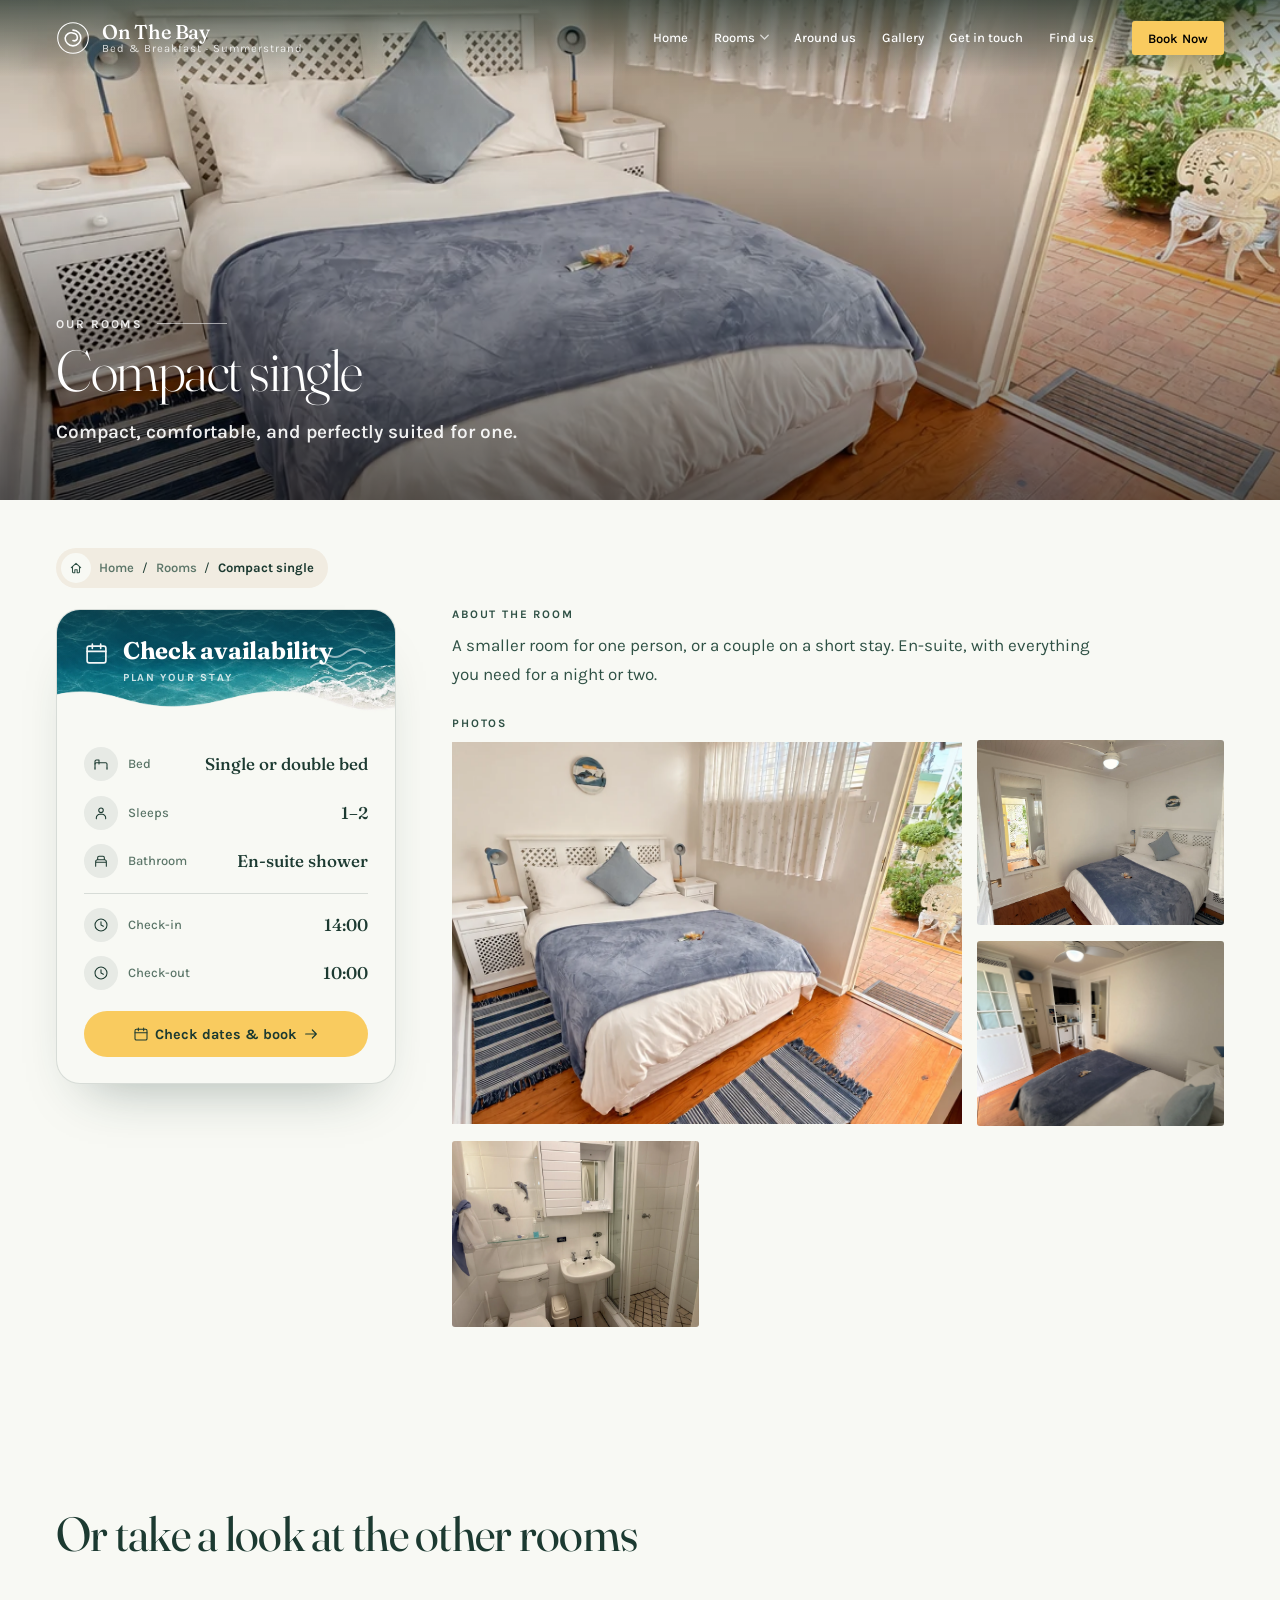
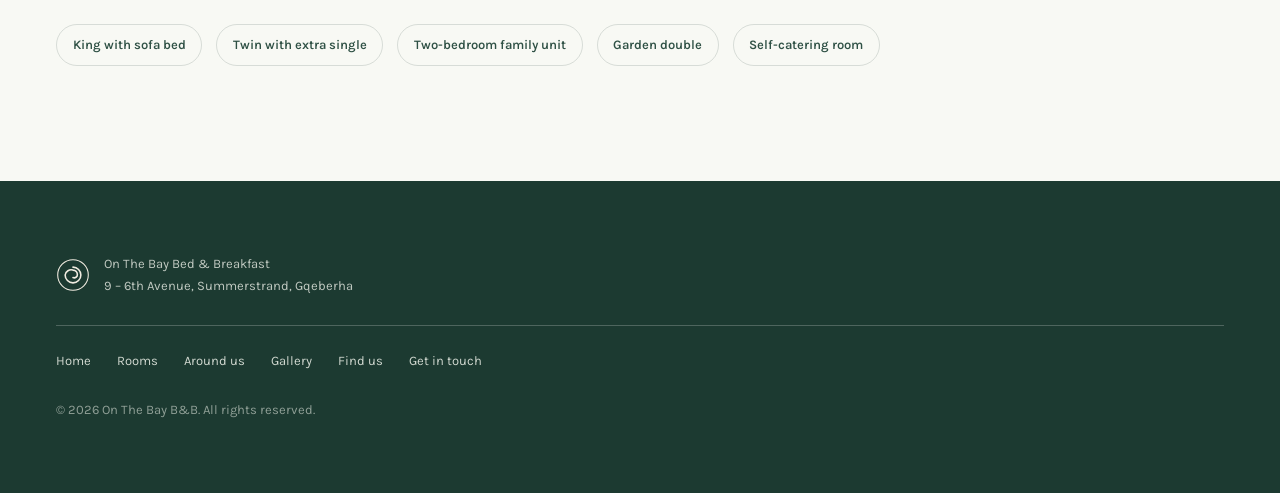
<file: rooms/compact-single.html>
<!DOCTYPE html>
<html lang="en-ZA">
<head>
<meta charset="utf-8">
<meta name="viewport" content="width=device-width, initial-scale=1">
<title>Compact single &mdash; On The Bay B&amp;B</title>
<meta name="description" content="A smaller room for one person, or a couple on a short stay. En-suite, with everything you need for a night or two. On The Bay B&amp;B, Summerstrand, Gqeberha.">
<link rel="canonical" href="https://www.onthebaybandb.co.za/rooms/compact-single">
<meta property="og:title" content="Compact single &mdash; On The Bay B&amp;B">
<meta property="og:description" content="A smaller room for one person, or a couple on a short stay. En-suite, with everything you need for a night or two.">
<meta property="og:image" content="https://www.onthebaybandb.co.za/images/rooms/compact-single/1.webp">
<meta property="og:type" content="website">
<meta name="theme-color" content="#1C3A31">
<link rel="icon" href="../favicon.svg" type="image/svg+xml">

<link rel="preconnect" href="https://fonts.googleapis.com">
<link rel="preconnect" href="https://fonts.gstatic.com" crossorigin>
<link href="https://fonts.googleapis.com/css2?family=Fraunces:opsz,wght@9..144,300..800&family=Karla:wght@300..700&display=swap" rel="stylesheet">
<link rel="stylesheet" href="../styles.css">
</head>

<body>
<a class="skip" href="#main">Skip to content</a>

<header class="site-head stuck" id="siteHead">
  <div class="shell head-inner">

    <a class="brand" href="../" aria-label="On The Bay B&amp;B, home">
      <svg class="brand-mark" viewBox="0 0 32 32" aria-hidden="true" focusable="false">
        <circle cx="16" cy="16" r="14.4" fill="none" stroke="currentColor" stroke-width="1"/>
        <path d="M16 8.6a7.4 7.4 0 1 1-7.4 7.4A5.7 5.7 0 0 1 16 11.4a4.1 4.1 0 0 1 4.1 4.1A2.9 2.9 0 0 1 16 18.4"
              fill="none" stroke="currentColor" stroke-width="1.5" stroke-linecap="round"/>
      </svg>
      <span class="brand-words">
        <span class="brand-name">On The Bay</span>
        <span class="brand-sub">Bed &amp; Breakfast &middot; Summerstrand</span>
      </span>
    </a>

    <nav class="nav" id="nav" aria-label="Main">
      <a href="../">Home</a>
      <div class="nav-item">
        <a href="./" class="nav-trigger">Rooms <svg class="nav-caret" viewBox="0 0 12 8" aria-hidden="true" focusable="false"><path d="M1 1l5 5 5-5" fill="none" stroke="currentColor" stroke-width="1.6" stroke-linecap="round" stroke-linejoin="round"/></svg></a>
        <div class="nav-dropdown">
          <a href="king-sofa">King with sofa bed</a>
          <a href="twin">Twin with extra single</a>
          <a href="family-unit">Two-bedroom family unit</a>
          <a href="garden-double">Garden double</a>
          <a href="self-catering">Self-catering room</a>
          <a href="compact-single" aria-current="page">Compact single</a>
        </div>
      </div>
      <a href="../#around">Around us</a>
      <a href="../#gallery">Gallery</a>
      <a href="../#callback">Get in touch</a>
      <a href="../#find">Find us</a>
    </nav>

    <div class="head-actions">
      <a class="btn btn-solid btn-sm" href="https://book.nightsbridge.com/26870" target="_blank" rel="noopener">Book Now</a>
      <button class="burger" id="burger" aria-expanded="false" aria-controls="nav" aria-label="Open menu">
        <span></span><span></span><span></span>
      </button>
    </div>

  </div>
</header>

<main id="main">

<!-- ─────────────────────────  ROOM HERO  ───────────────────────── -->
<section class="hero hero--room">
  <img class="hero-img hero-img--top" src="../images/rooms/compact-single/1.webp" width="1086" height="1448" alt="Compact single room" fetchpriority="high">
  <div class="hero-scrim" aria-hidden="true"></div>
  <div class="shell hero-inner">
    <p class="hero-eyebrow">Our rooms</p>
    <h1 class="hero-title">Compact single</h1>
    <p class="hero-lede">Compact, comfortable, and perfectly suited for one.</p>
  </div>
</section>

<!-- ─────────────────────────  ROOM DETAIL  ───────────────────────── -->
<section class="band band-paper room-top">
  <div class="shell">
    <p class="crumb"><span class="crumb-icon" aria-hidden="true"><svg viewBox="0 0 24 24" aria-hidden="true" fill="none" stroke="currentColor" stroke-width="1.8" stroke-linecap="round" stroke-linejoin="round"><path d="M4 11.5 12 4l8 7.5"/><path d="M6 10v9a1 1 0 0 0 1 1h3v-5h4v5h3a1 1 0 0 0 1-1v-9"/></svg></span><a href="../">Home</a> <span aria-hidden="true">/</span> <a href="./">Rooms</a> <span aria-hidden="true">/</span> <span class="crumb-current">Compact single</span></p>

    <div class="roomlayout">
      <aside class="roomlayout-aside">
        <div class="bookbox">
          <div class="bookbox-head">
            <img class="bookbox-head-img" src="../images/bookbox-wave.webp" width="900" height="301" alt="" loading="lazy">
            <div class="bookbox-head-scrim" aria-hidden="true"></div>
            <div class="bookbox-head-top">
              <svg class="bookbox-head-icon" viewBox="0 0 24 24" aria-hidden="true" fill="none" stroke="currentColor" stroke-width="1.6" stroke-linecap="round" stroke-linejoin="round"><rect x="3" y="5" width="18" height="16" rx="2"/><path d="M8 3v4M16 3v4M3 10h18"/></svg>
              <div>
                <h3>Check availability</h3>
                <p class="bookbox-head-sub">Plan your stay</p>
              </div>
            </div>
            <svg class="bookbox-head-waves" viewBox="0 0 78 44" aria-hidden="true">
              <path d="M2 8 Q12 0 22 8 T42 8 T62 8"/>
              <path d="M8 22 Q18 14 28 22 T48 22 T68 22"/>
              <path d="M14 36 Q24 28 34 36 T54 36 T74 36"/>
            </svg>
          </div>
          <div class="bookbox-body">
          <dl class="bookbox-facts">
            <div class="row"><dt><span class="bookbox-icon"><svg viewBox="0 0 24 24" aria-hidden="true" fill="none" stroke="currentColor" stroke-width="1.6" stroke-linecap="round" stroke-linejoin="round"><path d="M3 18v-6a2 2 0 0 1 2-2h14a2 2 0 0 1 2 2v6"/><path d="M3 18v2M21 18v2"/><path d="M3 12V8a2 2 0 0 1 2-2h4v6"/></svg></span>Bed</dt><dd>Single or double bed</dd></div>
            <div class="row"><dt><span class="bookbox-icon"><svg viewBox="0 0 24 24" aria-hidden="true" fill="none" stroke="currentColor" stroke-width="1.6" stroke-linecap="round" stroke-linejoin="round"><circle cx="12" cy="8" r="3.4"/><path d="M5 20.5v-1.2a5.3 5.3 0 0 1 5.3-5.3h3.4a5.3 5.3 0 0 1 5.3 5.3v1.2"/></svg></span>Sleeps</dt><dd>1&ndash;2</dd></div>
            <div class="row"><dt><span class="bookbox-icon"><svg viewBox="0 0 24 24" aria-hidden="true" fill="none" stroke="currentColor" stroke-width="1.6" stroke-linecap="round" stroke-linejoin="round"><path d="M4 20v-7a3 3 0 0 1 3-3h10a3 3 0 0 1 3 3v7M4 14h16M7 10V7a2 2 0 0 1 2-2h6a2 2 0 0 1 2 2v3"/></svg></span>Bathroom</dt><dd>En-suite shower</dd></div>
            <div class="row row-stay"><dt><span class="bookbox-icon"><svg viewBox="0 0 24 24" aria-hidden="true" fill="none" stroke="currentColor" stroke-width="1.6" stroke-linecap="round" stroke-linejoin="round"><circle cx="12" cy="12" r="9"/><path d="M12 7v5l3.5 2"/></svg></span>Check-in</dt><dd>14:00</dd></div>
            <div class="row"><dt><span class="bookbox-icon"><svg viewBox="0 0 24 24" aria-hidden="true" fill="none" stroke="currentColor" stroke-width="1.6" stroke-linecap="round" stroke-linejoin="round"><circle cx="12" cy="12" r="9"/><path d="M12 7v5l3.5 2"/></svg></span>Check-out</dt><dd>10:00</dd></div>
          </dl>
          <a class="bookbox-btn bookbox-btn-solid" href="https://book.nightsbridge.com/26870" target="_blank" rel="noopener"><svg viewBox="0 0 24 24" aria-hidden="true" fill="none" stroke="currentColor" stroke-width="1.6" stroke-linecap="round" stroke-linejoin="round"><rect x="3" y="5" width="18" height="16" rx="2"/><path d="M8 3v4M16 3v4M3 10h18"/></svg><span>Check dates &amp; book</span><svg viewBox="0 0 24 24" aria-hidden="true" fill="none" stroke="currentColor" stroke-width="1.8" stroke-linecap="round" stroke-linejoin="round"><path d="M4 12h16M14 6l6 6-6 6"/></svg></a>
          </div>
        </div>
      </aside>

      <div class="roomlayout-main">
        <p class="eyebrow">About the room</p>
          <p>A smaller room for one person, or a couple on a short stay. En-suite, with everything you need for a night or two.</p>

        <p class="eyebrow" style="margin-top:2.6em">Photos</p>
        <div class="grid-gal grid-gal-feature" id="gal">
      <button class="gal-item" data-full="../images/rooms/compact-single/1.webp"><img src="../images/rooms/compact-single/1.webp" width="1086" height="1448" alt="Compact single room &mdash; photo 1" loading="lazy"></button>
      <button class="gal-item" data-full="../images/rooms/compact-single/2.webp"><img src="../images/rooms/compact-single/2.webp" width="1500" height="2000" alt="Compact single room &mdash; photo 2" loading="lazy"></button>
      <button class="gal-item" data-full="../images/rooms/compact-single/3.webp"><img src="../images/rooms/compact-single/3.webp" width="2000" height="1500" alt="Compact single room &mdash; photo 3" loading="lazy"></button>
      <button class="gal-item" data-full="../images/rooms/compact-single/4.webp"><img src="../images/rooms/compact-single/4.webp" width="1500" height="2000" alt="Compact single room &mdash; photo 4" loading="lazy"></button>
        </div>
      </div>
    </div>
  </div>
</section>

<!-- ─────────────────────────  OTHER ROOMS  ───────────────────────── -->
<section class="band band-paper">
  <div class="shell">
    <header class="sec-head">
      <h2 class="h-sec">Or take a look at the other rooms</h2>
    </header>
    <nav class="room-more">
      <a class="room-more-link" href="king-sofa">King with sofa bed</a>
      <a class="room-more-link" href="twin">Twin with extra single</a>
      <a class="room-more-link" href="family-unit">Two-bedroom family unit</a>
      <a class="room-more-link" href="garden-double">Garden double</a>
      <a class="room-more-link" href="self-catering">Self-catering room</a>
    </nav>
  </div>
</section>

</main>

<!-- ─────────────────────────  FOOTER  ───────────────────────── -->
<footer class="site-foot">
  <div class="shell foot-inner">
    <div class="foot-brand">
      <svg class="brand-mark" viewBox="0 0 32 32" aria-hidden="true">
        <circle cx="16" cy="16" r="14.4" fill="none" stroke="currentColor" stroke-width="1"/>
        <path d="M16 8.6a7.4 7.4 0 1 1-7.4 7.4A5.7 5.7 0 0 1 16 11.4a4.1 4.1 0 0 1 4.1 4.1A2.9 2.9 0 0 1 16 18.4"
              fill="none" stroke="currentColor" stroke-width="1.5" stroke-linecap="round"/>
      </svg>
      <p>On The Bay Bed &amp; Breakfast<br>9 &ndash; 6th Avenue, Summerstrand, Gqeberha</p>
    </div>

    <nav class="foot-nav" aria-label="Footer">
      <a href="../">Home</a>
      <a href="./">Rooms</a>
      <a href="../#around">Around us</a>
      <a href="../#gallery">Gallery</a>
      <a href="../#find">Find us</a>
      <a href="../#callback">Get in touch</a>
    </nav>

    <p class="foot-legal">&copy; <span id="yr">2026</span> On The Bay B&amp;B. All rights reserved.</p>
  </div>
</footer>

<!-- lightbox -->
<dialog class="lb" id="lb">
  <button class="lb-close" id="lbClose" aria-label="Close image">&times;</button>
  <button class="lb-nav lb-prev" id="lbPrev" aria-label="Previous photo" hidden>&#8249;</button>
  <img id="lbImg" alt="">
  <button class="lb-nav lb-next" id="lbNext" aria-label="Next photo" hidden>&#8250;</button>
  <p class="lb-count" id="lbCount" hidden></p>
</dialog>

<a class="wa-float" href="https://wa.me/27837970894" rel="noopener" aria-label="Chat to us on WhatsApp">
  <svg viewBox="0 0 24 24" aria-hidden="true"><path d="M12 2a10 10 0 0 0-8.6 15L2 22l5.2-1.4A10 10 0 1 0 12 2zm5.3 14.1c-.2.6-1.3 1.2-1.8 1.2-.5.1-1 .1-1.7-.1a11.7 11.7 0 0 1-5.6-4.9c-.4-.7-.7-1.5-.7-2.3s.4-1.4.7-1.6c.2-.2.4-.3.6-.3h.5c.2 0 .4 0 .6.4l.8 1.8c.1.2 0 .4-.1.5l-.4.5c-.1.2-.3.3-.1.6a8 8 0 0 0 3.6 3.1c.3.1.5.1.6-.1l.7-.8c.2-.2.3-.2.6-.1l1.7.8c.3.2.4.2.4.4s0 .6-.4.9z"/></svg>
</a>

<script src="../script.js" defer></script>
</body>
</html>
</file>
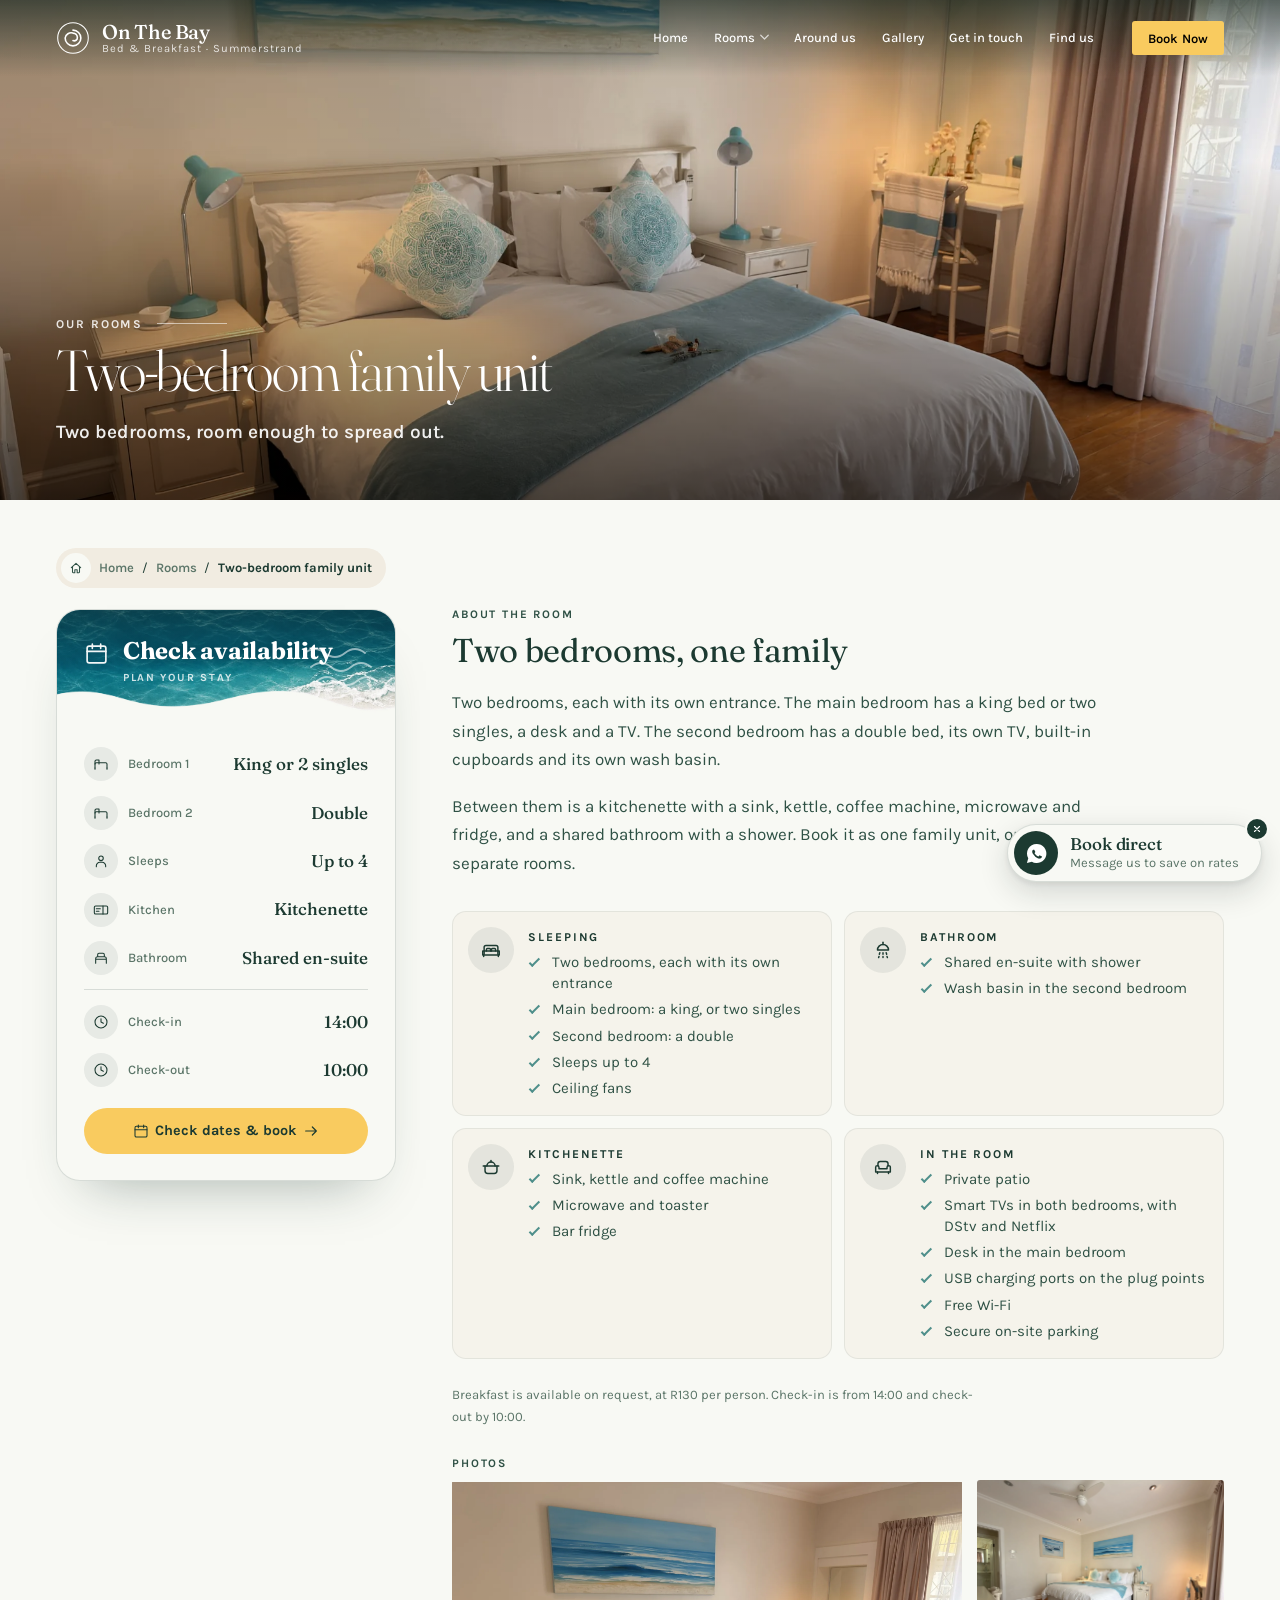
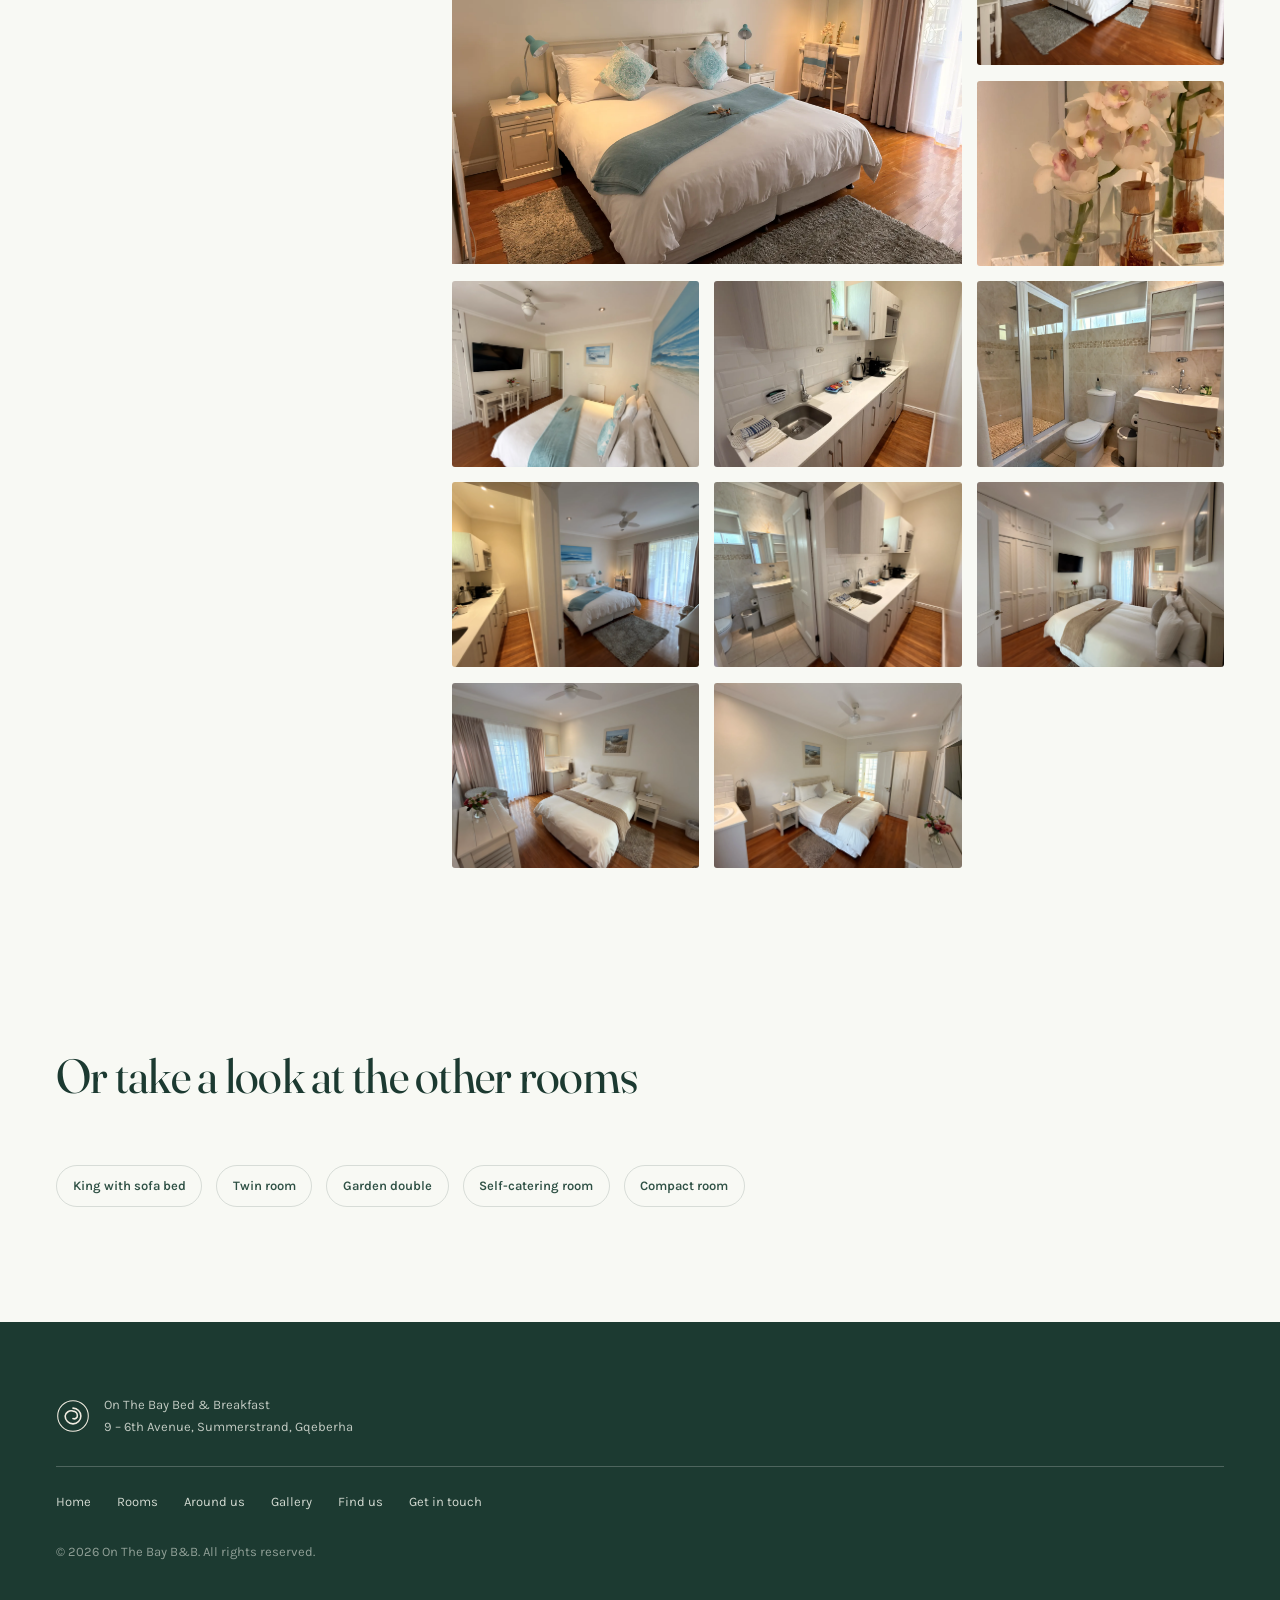
<file: rooms/family-unit.html>
<!DOCTYPE html>
<html lang="en-ZA">
<head>
<meta charset="utf-8">
<meta name="viewport" content="width=device-width, initial-scale=1">
<title>Two-bedroom family unit &mdash; On The Bay B&amp;B</title>
<meta name="description" content="Two bedrooms with their own entrances: one with a king or two singles, the other with a double. They share an en-suite and a kitchenette, and can be booked as one family unit or as two separate rooms. On The Bay B&amp;B, Summerstrand, Gqeberha.">
<link rel="canonical" href="https://www.onthebaybandb.co.za/rooms/family-unit">
<meta property="og:title" content="Two-bedroom family unit &mdash; On The Bay B&amp;B">
<meta property="og:description" content="Two bedrooms with their own entrances: one with a king or two singles, the other with a double. They share an en-suite and a kitchenette, and can be booked as one family unit or as two separate rooms.">
<meta property="og:image" content="https://www.onthebaybandb.co.za/images/rooms/family-unit/1.webp">
<meta property="og:type" content="website">
<meta name="theme-color" content="#1C3A31">
<link rel="icon" href="../favicon.svg" type="image/svg+xml">

<link rel="preconnect" href="https://fonts.googleapis.com">
<link rel="preconnect" href="https://fonts.gstatic.com" crossorigin>
<link href="https://fonts.googleapis.com/css2?family=Fraunces:opsz,wght@9..144,300..800&family=Karla:wght@300..700&display=swap" rel="stylesheet">
<link rel="stylesheet" href="../styles.css">
</head>

<body>
<a class="skip" href="#main">Skip to content</a>

<header class="site-head stuck" id="siteHead">
  <div class="shell head-inner">

    <a class="brand" href="../" aria-label="On The Bay B&amp;B, home">
      <svg class="brand-mark" viewBox="0 0 32 32" aria-hidden="true" focusable="false">
        <circle cx="16" cy="16" r="14.4" fill="none" stroke="currentColor" stroke-width="1"/>
        <path d="M16 8.6a7.4 7.4 0 1 1-7.4 7.4A5.7 5.7 0 0 1 16 11.4a4.1 4.1 0 0 1 4.1 4.1A2.9 2.9 0 0 1 16 18.4"
              fill="none" stroke="currentColor" stroke-width="1.5" stroke-linecap="round"/>
      </svg>
      <span class="brand-words">
        <span class="brand-name">On The Bay</span>
        <span class="brand-sub">Bed &amp; Breakfast &middot; Summerstrand</span>
      </span>
    </a>

    <nav class="nav" id="nav" aria-label="Main">
      <a href="../">Home</a>
      <div class="nav-item">
        <a href="./" class="nav-trigger">Rooms <svg class="nav-caret" viewBox="0 0 12 8" aria-hidden="true" focusable="false"><path d="M1 1l5 5 5-5" fill="none" stroke="currentColor" stroke-width="1.6" stroke-linecap="round" stroke-linejoin="round"/></svg></a>
        <div class="nav-dropdown">
          <a href="king-sofa">King with sofa bed</a>
          <a href="twin">Twin room</a>
          <a href="family-unit" aria-current="page">Two-bedroom family unit</a>
          <a href="garden-double">Garden double</a>
          <a href="self-catering">Self-catering room</a>
          <a href="compact-room">Compact room</a>
        </div>
      </div>
      <a href="../#around">Around us</a>
      <a href="../#gallery">Gallery</a>
      <a href="../#contact">Get in touch</a>
      <a href="../#find">Find us</a>
    </nav>

    <div class="head-actions">
      <a class="btn btn-solid btn-sm" href="https://book.nightsbridge.com/26870" target="_blank" rel="noopener">Book Now</a>
      <button class="burger" id="burger" aria-expanded="false" aria-controls="nav" aria-label="Open menu">
        <span></span><span></span><span></span>
      </button>
    </div>

  </div>
</header>

<main id="main">

<!-- ─────────────────────────  ROOM HERO  ───────────────────────── -->
<section class="hero hero--room">
  <img class="hero-img" src="../images/rooms/family-unit/1.webp" width="2000" height="1500" alt="Two-bedroom family unit" fetchpriority="high">
  <div class="hero-scrim" aria-hidden="true"></div>
  <div class="shell hero-inner">
    <p class="hero-eyebrow">Our rooms</p>
    <h1 class="hero-title">Two-bedroom family unit</h1>
    <p class="hero-lede">Two bedrooms, room enough to spread out.</p>
  </div>
</section>

<!-- ─────────────────────────  ROOM DETAIL  ───────────────────────── -->
<section class="band band-paper room-top">
  <div class="shell">
    <p class="crumb"><span class="crumb-icon" aria-hidden="true"><svg viewBox="0 0 24 24" aria-hidden="true" fill="none" stroke="currentColor" stroke-width="1.8" stroke-linecap="round" stroke-linejoin="round"><path d="M4 11.5 12 4l8 7.5"/><path d="M6 10v9a1 1 0 0 0 1 1h3v-5h4v5h3a1 1 0 0 0 1-1v-9"/></svg></span><a href="../">Home</a> <span aria-hidden="true">/</span> <a href="./">Rooms</a> <span aria-hidden="true">/</span> <span class="crumb-current">Two-bedroom family unit</span></p>

    <div class="roomlayout">
      <aside class="roomlayout-aside">
        <div class="bookbox">
          <div class="bookbox-head">
            <img class="bookbox-head-img" src="../images/bookbox-wave.webp" width="900" height="301" alt="" loading="lazy">
            <div class="bookbox-head-scrim" aria-hidden="true"></div>
            <div class="bookbox-head-top">
              <svg class="bookbox-head-icon" viewBox="0 0 24 24" aria-hidden="true" fill="none" stroke="currentColor" stroke-width="1.6" stroke-linecap="round" stroke-linejoin="round"><rect x="3" y="5" width="18" height="16" rx="2"/><path d="M8 3v4M16 3v4M3 10h18"/></svg>
              <div>
                <h3>Check availability</h3>
                <p class="bookbox-head-sub">Plan your stay</p>
              </div>
            </div>
            <svg class="bookbox-head-waves" viewBox="0 0 78 44" aria-hidden="true">
              <path d="M2 8 Q12 0 22 8 T42 8 T62 8"/>
              <path d="M8 22 Q18 14 28 22 T48 22 T68 22"/>
              <path d="M14 36 Q24 28 34 36 T54 36 T74 36"/>
            </svg>
          </div>
          <div class="bookbox-body">
          <dl class="bookbox-facts">
            <div class="row"><dt><span class="bookbox-icon"><svg viewBox="0 0 24 24" aria-hidden="true" fill="none" stroke="currentColor" stroke-width="1.6" stroke-linecap="round" stroke-linejoin="round"><path d="M3 18v-6a2 2 0 0 1 2-2h14a2 2 0 0 1 2 2v6"/><path d="M3 18v2M21 18v2"/><path d="M3 12V8a2 2 0 0 1 2-2h4v6"/></svg></span>Bedroom 1</dt><dd>King or 2 singles</dd></div>
            <div class="row"><dt><span class="bookbox-icon"><svg viewBox="0 0 24 24" aria-hidden="true" fill="none" stroke="currentColor" stroke-width="1.6" stroke-linecap="round" stroke-linejoin="round"><path d="M3 18v-6a2 2 0 0 1 2-2h14a2 2 0 0 1 2 2v6"/><path d="M3 18v2M21 18v2"/><path d="M3 12V8a2 2 0 0 1 2-2h4v6"/></svg></span>Bedroom 2</dt><dd>Double</dd></div>
            <div class="row"><dt><span class="bookbox-icon"><svg viewBox="0 0 24 24" aria-hidden="true" fill="none" stroke="currentColor" stroke-width="1.6" stroke-linecap="round" stroke-linejoin="round"><circle cx="12" cy="8" r="3.4"/><path d="M5 20.5v-1.2a5.3 5.3 0 0 1 5.3-5.3h3.4a5.3 5.3 0 0 1 5.3 5.3v1.2"/></svg></span>Sleeps</dt><dd>Up to 4</dd></div>
            <div class="row"><dt><span class="bookbox-icon"><svg viewBox="0 0 24 24" aria-hidden="true" fill="none" stroke="currentColor" stroke-width="1.6" stroke-linecap="round" stroke-linejoin="round"><rect x="2" y="6" width="20" height="12" rx="2"/><path d="M15 6v12M5 10h6M5 14h4"/></svg></span>Kitchen</dt><dd>Kitchenette</dd></div>
            <div class="row"><dt><span class="bookbox-icon"><svg viewBox="0 0 24 24" aria-hidden="true" fill="none" stroke="currentColor" stroke-width="1.6" stroke-linecap="round" stroke-linejoin="round"><path d="M4 20v-7a3 3 0 0 1 3-3h10a3 3 0 0 1 3 3v7M4 14h16M7 10V7a2 2 0 0 1 2-2h6a2 2 0 0 1 2 2v3"/></svg></span>Bathroom</dt><dd>Shared en-suite</dd></div>
            <div class="row row-stay"><dt><span class="bookbox-icon"><svg viewBox="0 0 24 24" aria-hidden="true" fill="none" stroke="currentColor" stroke-width="1.6" stroke-linecap="round" stroke-linejoin="round"><circle cx="12" cy="12" r="9"/><path d="M12 7v5l3.5 2"/></svg></span>Check-in</dt><dd>14:00</dd></div>
            <div class="row"><dt><span class="bookbox-icon"><svg viewBox="0 0 24 24" aria-hidden="true" fill="none" stroke="currentColor" stroke-width="1.6" stroke-linecap="round" stroke-linejoin="round"><circle cx="12" cy="12" r="9"/><path d="M12 7v5l3.5 2"/></svg></span>Check-out</dt><dd>10:00</dd></div>
          </dl>
          <a class="bookbox-btn bookbox-btn-solid" href="https://book.nightsbridge.com/26870" target="_blank" rel="noopener"><svg viewBox="0 0 24 24" aria-hidden="true" fill="none" stroke="currentColor" stroke-width="1.6" stroke-linecap="round" stroke-linejoin="round"><rect x="3" y="5" width="18" height="16" rx="2"/><path d="M8 3v4M16 3v4M3 10h18"/></svg><span>Check dates &amp; book</span><svg viewBox="0 0 24 24" aria-hidden="true" fill="none" stroke="currentColor" stroke-width="1.8" stroke-linecap="round" stroke-linejoin="round"><path d="M4 12h16M14 6l6 6-6 6"/></svg></a>
          </div>
        </div>
      </aside>

      <div class="roomlayout-main">
        <p class="eyebrow">About the room</p>
        <h2 class="room-about-title">Two bedrooms, one family</h2>
        <p>Two bedrooms, each with its own entrance. The main bedroom has a king bed or two singles, a desk and a TV. The second bedroom has a double bed, its own TV, built-in cupboards and its own wash basin.</p>
        <p>Between them is a kitchenette with a sink, kettle, coffee machine, microwave and fridge, and a shared bathroom with a shower. Book it as one family unit, or as two separate rooms.</p>
        <div class="room-feat">
          <div class="room-feat-group"><span class="room-feat-icon" aria-hidden="true"><svg viewBox="0 0 24 24" fill="none" stroke="currentColor" stroke-width="1.6" stroke-linecap="round" stroke-linejoin="round"><path d="M4.5 16.5V9a2 2 0 0 1 2-2h11a2 2 0 0 1 2 2v7.5"/><path d="M3 13h18v4.5H3z"/><path d="M7 13v-1.6a1.1 1.1 0 0 1 1.1-1.1h2.3a1.1 1.1 0 0 1 1.1 1.1V13M12.5 13v-1.6a1.1 1.1 0 0 1 1.1-1.1h2.3a1.1 1.1 0 0 1 1.1 1.1V13"/><path d="M4 17.5V19M20 17.5V19"/></svg></span><div><h3 class="room-feat-h">Sleeping</h3><ul><li>Two bedrooms, each with its own entrance</li><li>Main bedroom: a king, or two singles</li><li>Second bedroom: a double</li><li>Sleeps up to 4</li><li>Ceiling fans</li></ul></div></div>
          <div class="room-feat-group"><span class="room-feat-icon" aria-hidden="true"><svg viewBox="0 0 24 24" fill="none" stroke="currentColor" stroke-width="1.6" stroke-linecap="round" stroke-linejoin="round"><path d="M12 3.5v2.5"/><path d="M6 12a6 6 0 0 1 12 0z"/><path d="M8.5 15l-.5 1.6M12 15v1.6M15.5 15l.5 1.6M7.6 19l-.4 1.3M12 19v1.3M16.4 19l.4 1.3"/></svg></span><div><h3 class="room-feat-h">Bathroom</h3><ul><li>Shared en-suite with shower</li><li>Wash basin in the second bedroom</li></ul></div></div>
          <div class="room-feat-group"><span class="room-feat-icon" aria-hidden="true"><svg viewBox="0 0 24 24" fill="none" stroke="currentColor" stroke-width="1.6" stroke-linecap="round" stroke-linejoin="round"><path d="M3.5 11h17"/><path d="M5.5 11v5a3 3 0 0 0 3 3h7a3 3 0 0 0 3-3v-5"/><path d="M7.5 11a4.5 4.5 0 0 1 9 0"/><path d="M12 6.5V5"/></svg></span><div><h3 class="room-feat-h">Kitchenette</h3><ul><li>Sink, kettle and coffee machine</li><li>Microwave and toaster</li><li>Bar fridge</li></ul></div></div>
          <div class="room-feat-group"><span class="room-feat-icon" aria-hidden="true"><svg viewBox="0 0 24 24" fill="none" stroke="currentColor" stroke-width="1.6" stroke-linecap="round" stroke-linejoin="round"><path d="M6.5 11V8.5A2.5 2.5 0 0 1 9 6h6a2.5 2.5 0 0 1 2.5 2.5V11"/><path d="M4 17.5v-5.2a1.8 1.8 0 0 1 3.6 0V14h8.8v-1.7a1.8 1.8 0 0 1 3.6 0v5.2z"/><path d="M6 17.5V19M18 17.5V19"/></svg></span><div><h3 class="room-feat-h">In the room</h3><ul><li>Private patio</li><li>Smart TVs in both bedrooms, with DStv and Netflix</li><li>Desk in the main bedroom</li><li>USB charging ports on the plug points</li><li>Free Wi-Fi</li><li>Secure on-site parking</li></ul></div></div>
        </div>
        <p class="room-about-note">Breakfast is available on request, at R130 per person. Check-in is from 14:00 and check-out by 10:00.</p>

        <p class="eyebrow" style="margin-top:2.6em">Photos</p>
        <div class="grid-gal grid-gal-feature" id="gal">
      <button class="gal-item" data-full="../images/rooms/family-unit/1.webp"><img src="../images/rooms/family-unit/1.webp" width="2000" height="1500" alt="Two-bedroom family unit &mdash; photo 1" loading="lazy"></button>
      <button class="gal-item" data-full="../images/rooms/family-unit/2.webp"><img src="../images/rooms/family-unit/2.webp" width="2000" height="1500" alt="Two-bedroom family unit &mdash; photo 2" loading="lazy"></button>
      <button class="gal-item" data-full="../images/rooms/family-unit/3.webp"><img src="../images/rooms/family-unit/3.webp" width="1500" height="2000" alt="Two-bedroom family unit &mdash; photo 3" loading="lazy"></button>
      <button class="gal-item" data-full="../images/rooms/family-unit/4.webp"><img src="../images/rooms/family-unit/4.webp" width="2000" height="1500" alt="Two-bedroom family unit &mdash; photo 4" loading="lazy"></button>
      <button class="gal-item" data-full="../images/rooms/family-unit/5.webp"><img src="../images/rooms/family-unit/5.webp" width="1500" height="2000" alt="Two-bedroom family unit &mdash; photo 5" loading="lazy"></button>
      <button class="gal-item" data-full="../images/rooms/family-unit/6.webp"><img src="../images/rooms/family-unit/6.webp" width="1500" height="2000" alt="Two-bedroom family unit &mdash; photo 6" loading="lazy"></button>
      <button class="gal-item" data-full="../images/rooms/family-unit/7.webp"><img src="../images/rooms/family-unit/7.webp" width="2000" height="1500" alt="Two-bedroom family unit &mdash; photo 7" loading="lazy"></button>
      <button class="gal-item" data-full="../images/rooms/family-unit/8.webp"><img src="../images/rooms/family-unit/8.webp" width="2000" height="1500" alt="Two-bedroom family unit &mdash; photo 8" loading="lazy"></button>
      <button class="gal-item" data-full="../images/rooms/family-unit/9.webp"><img src="../images/rooms/family-unit/9.webp" width="2000" height="1500" alt="Two-bedroom family unit &mdash; photo 9" loading="lazy"></button>
      <button class="gal-item" data-full="../images/rooms/family-unit/10.webp"><img src="../images/rooms/family-unit/10.webp" width="2000" height="1500" alt="Two-bedroom family unit &mdash; photo 10" loading="lazy"></button>
      <button class="gal-item" data-full="../images/rooms/family-unit/11.webp"><img src="../images/rooms/family-unit/11.webp" width="2000" height="1500" alt="Two-bedroom family unit &mdash; photo 11" loading="lazy"></button>
        </div>
      </div>
    </div>
  </div>
</section>

<!-- ─────────────────────────  OTHER ROOMS  ───────────────────────── -->
<section class="band band-paper">
  <div class="shell">
    <header class="sec-head">
      <h2 class="h-sec">Or take a look at the other rooms</h2>
    </header>
    <nav class="room-more">
      <a class="room-more-link" href="king-sofa">King with sofa bed</a>
      <a class="room-more-link" href="twin">Twin room</a>
      <a class="room-more-link" href="garden-double">Garden double</a>
      <a class="room-more-link" href="self-catering">Self-catering room</a>
      <a class="room-more-link" href="compact-room">Compact room</a>
    </nav>
  </div>
</section>

</main>

<!-- ─────────────────────────  FOOTER  ───────────────────────── -->
<footer class="site-foot">
  <div class="shell foot-inner">
    <div class="foot-brand">
      <svg class="brand-mark" viewBox="0 0 32 32" aria-hidden="true">
        <circle cx="16" cy="16" r="14.4" fill="none" stroke="currentColor" stroke-width="1"/>
        <path d="M16 8.6a7.4 7.4 0 1 1-7.4 7.4A5.7 5.7 0 0 1 16 11.4a4.1 4.1 0 0 1 4.1 4.1A2.9 2.9 0 0 1 16 18.4"
              fill="none" stroke="currentColor" stroke-width="1.5" stroke-linecap="round"/>
      </svg>
      <p>On The Bay Bed &amp; Breakfast<br>9 &ndash; 6th Avenue, Summerstrand, Gqeberha</p>
    </div>

    <nav class="foot-nav" aria-label="Footer">
      <a href="../">Home</a>
      <a href="./">Rooms</a>
      <a href="../#around">Around us</a>
      <a href="../#gallery">Gallery</a>
      <a href="../#find">Find us</a>
      <a href="../#contact">Get in touch</a>
    </nav>

    <p class="foot-legal">&copy; <span id="yr">2026</span> On The Bay B&amp;B. All rights reserved.</p>
  </div>
</footer>

<!-- lightbox -->
<dialog class="lb" id="lb">
  <button class="lb-close" id="lbClose" aria-label="Close image">&times;</button>
  <button class="lb-nav lb-prev" id="lbPrev" aria-label="Previous photo" hidden>&#8249;</button>
  <img id="lbImg" alt="">
  <button class="lb-nav lb-next" id="lbNext" aria-label="Next photo" hidden>&#8250;</button>
  <p class="lb-count" id="lbCount" hidden></p>
</dialog>

<div class="wa-float">
  <a class="wa-float-link" href="https://wa.me/27837970894" rel="noopener" aria-label="Book direct: message us on WhatsApp to save on rates">
    <span class="wa-float-icon"><svg viewBox="0 0 24 24" aria-hidden="true"><path d="M12 2a10 10 0 0 0-8.6 15L2 22l5.2-1.4A10 10 0 1 0 12 2zm5.3 14.1c-.2.6-1.3 1.2-1.8 1.2-.5.1-1 .1-1.7-.1a11.7 11.7 0 0 1-5.6-4.9c-.4-.7-.7-1.5-.7-2.3s.4-1.4.7-1.6c.2-.2.4-.3.6-.3h.5c.2 0 .4 0 .6.4l.8 1.8c.1.2 0 .4-.1.5l-.4.5c-.1.2-.3.3-.1.6a8 8 0 0 0 3.6 3.1c.3.1.5.1.6-.1l.7-.8c.2-.2.3-.2.6-.1l1.7.8c.3.2.4.2.4.4s0 .6-.4.9z"/></svg></span>
    <span class="wa-float-text" aria-hidden="true"><span class="wa-float-title">Book direct</span><span class="wa-float-sub">Message us to save on rates</span></span>
  </a>
  <button type="button" class="wa-float-close" aria-label="Minimise the WhatsApp button"><svg viewBox="0 0 24 24" aria-hidden="true" fill="none" stroke="currentColor" stroke-width="2.6" stroke-linecap="round"><path d="M6 6l12 12M18 6 6 18"/></svg></button>
</div>

<script src="../script.js" defer></script>
</body>
</html>
</file>
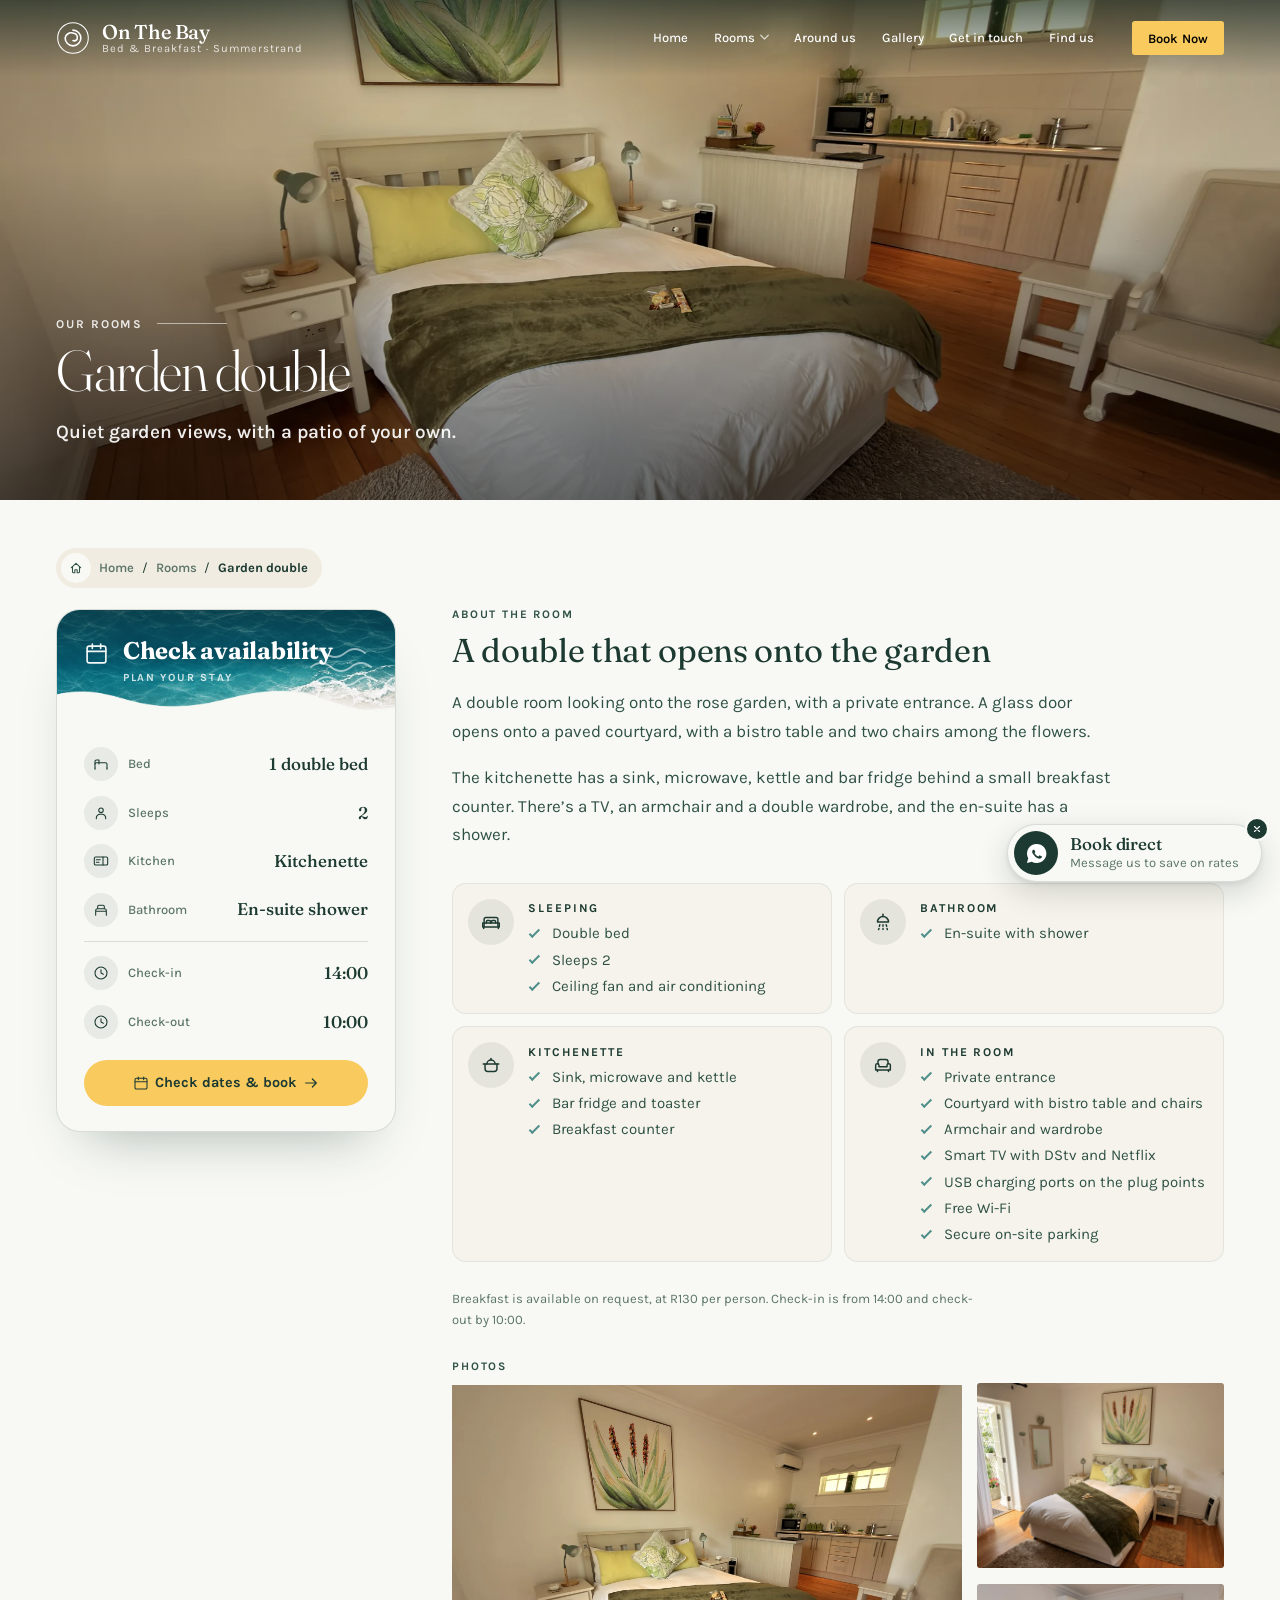
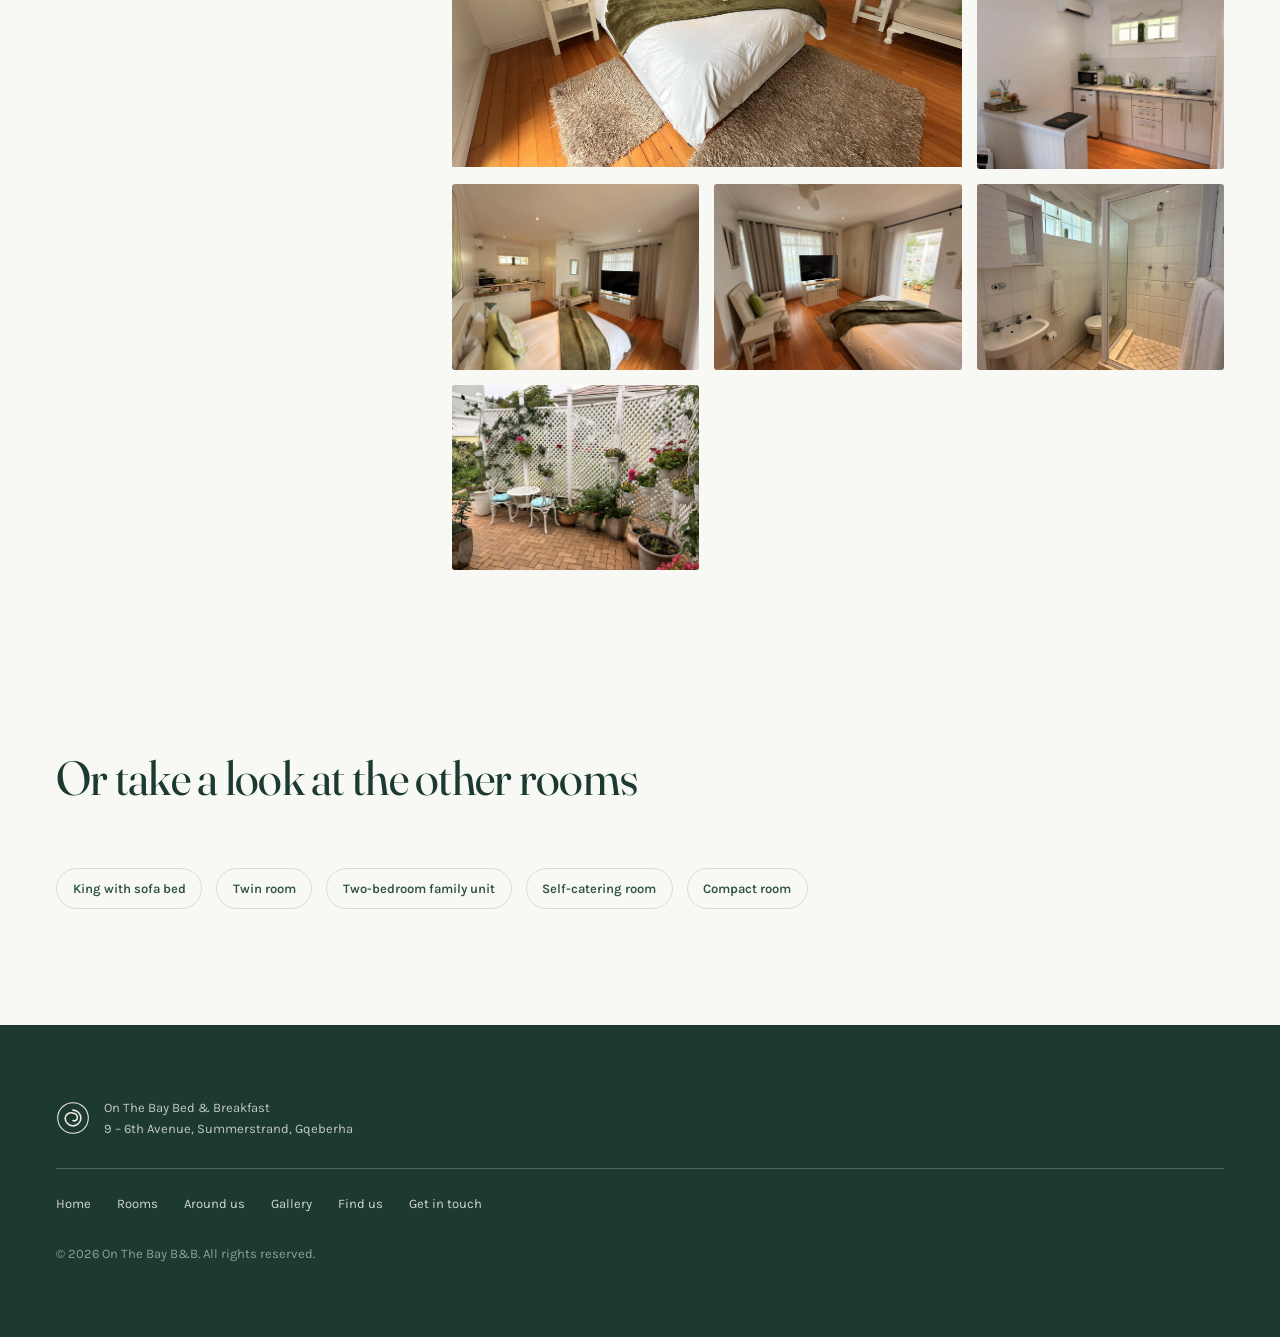
<file: rooms/garden-double.html>
<!DOCTYPE html>
<html lang="en-ZA">
<head>
<meta charset="utf-8">
<meta name="viewport" content="width=device-width, initial-scale=1">
<title>Garden double &mdash; On The Bay B&amp;B</title>
<meta name="description" content="A double room looking onto the rose garden, with a private entrance, patio and kitchenette of its own. On The Bay B&amp;B, Summerstrand, Gqeberha.">
<link rel="canonical" href="https://www.onthebaybandb.co.za/rooms/garden-double">
<meta property="og:title" content="Garden double &mdash; On The Bay B&amp;B">
<meta property="og:description" content="A double room looking onto the rose garden, with a private entrance, patio and kitchenette of its own.">
<meta property="og:image" content="https://www.onthebaybandb.co.za/images/rooms/garden-double/1.webp">
<meta property="og:type" content="website">
<meta name="theme-color" content="#1C3A31">
<link rel="icon" href="../favicon.svg" type="image/svg+xml">

<link rel="preconnect" href="https://fonts.googleapis.com">
<link rel="preconnect" href="https://fonts.gstatic.com" crossorigin>
<link href="https://fonts.googleapis.com/css2?family=Fraunces:opsz,wght@9..144,300..800&family=Karla:wght@300..700&display=swap" rel="stylesheet">
<link rel="stylesheet" href="../styles.css">
</head>

<body>
<a class="skip" href="#main">Skip to content</a>

<header class="site-head stuck" id="siteHead">
  <div class="shell head-inner">

    <a class="brand" href="../" aria-label="On The Bay B&amp;B, home">
      <svg class="brand-mark" viewBox="0 0 32 32" aria-hidden="true" focusable="false">
        <circle cx="16" cy="16" r="14.4" fill="none" stroke="currentColor" stroke-width="1"/>
        <path d="M16 8.6a7.4 7.4 0 1 1-7.4 7.4A5.7 5.7 0 0 1 16 11.4a4.1 4.1 0 0 1 4.1 4.1A2.9 2.9 0 0 1 16 18.4"
              fill="none" stroke="currentColor" stroke-width="1.5" stroke-linecap="round"/>
      </svg>
      <span class="brand-words">
        <span class="brand-name">On The Bay</span>
        <span class="brand-sub">Bed &amp; Breakfast &middot; Summerstrand</span>
      </span>
    </a>

    <nav class="nav" id="nav" aria-label="Main">
      <a href="../">Home</a>
      <div class="nav-item">
        <a href="./" class="nav-trigger">Rooms <svg class="nav-caret" viewBox="0 0 12 8" aria-hidden="true" focusable="false"><path d="M1 1l5 5 5-5" fill="none" stroke="currentColor" stroke-width="1.6" stroke-linecap="round" stroke-linejoin="round"/></svg></a>
        <div class="nav-dropdown">
          <a href="king-sofa">King with sofa bed</a>
          <a href="twin">Twin room</a>
          <a href="family-unit">Two-bedroom family unit</a>
          <a href="garden-double" aria-current="page">Garden double</a>
          <a href="self-catering">Self-catering room</a>
          <a href="compact-room">Compact room</a>
        </div>
      </div>
      <a href="../#around">Around us</a>
      <a href="../#gallery">Gallery</a>
      <a href="../#contact">Get in touch</a>
      <a href="../#find">Find us</a>
    </nav>

    <div class="head-actions">
      <a class="btn btn-solid btn-sm" href="https://book.nightsbridge.com/26870" target="_blank" rel="noopener">Book Now</a>
      <button class="burger" id="burger" aria-expanded="false" aria-controls="nav" aria-label="Open menu">
        <span></span><span></span><span></span>
      </button>
    </div>

  </div>
</header>

<main id="main">

<!-- ─────────────────────────  ROOM HERO  ───────────────────────── -->
<section class="hero hero--room">
  <img class="hero-img" src="../images/rooms/garden-double/1.webp" width="2000" height="1500" alt="Garden double room" fetchpriority="high">
  <div class="hero-scrim" aria-hidden="true"></div>
  <div class="shell hero-inner">
    <p class="hero-eyebrow">Our rooms</p>
    <h1 class="hero-title">Garden double</h1>
    <p class="hero-lede">Quiet garden views, with a patio of your own.</p>
  </div>
</section>

<!-- ─────────────────────────  ROOM DETAIL  ───────────────────────── -->
<section class="band band-paper room-top">
  <div class="shell">
    <p class="crumb"><span class="crumb-icon" aria-hidden="true"><svg viewBox="0 0 24 24" aria-hidden="true" fill="none" stroke="currentColor" stroke-width="1.8" stroke-linecap="round" stroke-linejoin="round"><path d="M4 11.5 12 4l8 7.5"/><path d="M6 10v9a1 1 0 0 0 1 1h3v-5h4v5h3a1 1 0 0 0 1-1v-9"/></svg></span><a href="../">Home</a> <span aria-hidden="true">/</span> <a href="./">Rooms</a> <span aria-hidden="true">/</span> <span class="crumb-current">Garden double</span></p>

    <div class="roomlayout">
      <aside class="roomlayout-aside">
        <div class="bookbox">
          <div class="bookbox-head">
            <img class="bookbox-head-img" src="../images/bookbox-wave.webp" width="900" height="301" alt="" loading="lazy">
            <div class="bookbox-head-scrim" aria-hidden="true"></div>
            <div class="bookbox-head-top">
              <svg class="bookbox-head-icon" viewBox="0 0 24 24" aria-hidden="true" fill="none" stroke="currentColor" stroke-width="1.6" stroke-linecap="round" stroke-linejoin="round"><rect x="3" y="5" width="18" height="16" rx="2"/><path d="M8 3v4M16 3v4M3 10h18"/></svg>
              <div>
                <h3>Check availability</h3>
                <p class="bookbox-head-sub">Plan your stay</p>
              </div>
            </div>
            <svg class="bookbox-head-waves" viewBox="0 0 78 44" aria-hidden="true">
              <path d="M2 8 Q12 0 22 8 T42 8 T62 8"/>
              <path d="M8 22 Q18 14 28 22 T48 22 T68 22"/>
              <path d="M14 36 Q24 28 34 36 T54 36 T74 36"/>
            </svg>
          </div>
          <div class="bookbox-body">
          <dl class="bookbox-facts">
            <div class="row"><dt><span class="bookbox-icon"><svg viewBox="0 0 24 24" aria-hidden="true" fill="none" stroke="currentColor" stroke-width="1.6" stroke-linecap="round" stroke-linejoin="round"><path d="M3 18v-6a2 2 0 0 1 2-2h14a2 2 0 0 1 2 2v6"/><path d="M3 18v2M21 18v2"/><path d="M3 12V8a2 2 0 0 1 2-2h4v6"/></svg></span>Bed</dt><dd>1 double bed</dd></div>
            <div class="row"><dt><span class="bookbox-icon"><svg viewBox="0 0 24 24" aria-hidden="true" fill="none" stroke="currentColor" stroke-width="1.6" stroke-linecap="round" stroke-linejoin="round"><circle cx="12" cy="8" r="3.4"/><path d="M5 20.5v-1.2a5.3 5.3 0 0 1 5.3-5.3h3.4a5.3 5.3 0 0 1 5.3 5.3v1.2"/></svg></span>Sleeps</dt><dd>2</dd></div>
            <div class="row"><dt><span class="bookbox-icon"><svg viewBox="0 0 24 24" aria-hidden="true" fill="none" stroke="currentColor" stroke-width="1.6" stroke-linecap="round" stroke-linejoin="round"><rect x="2" y="6" width="20" height="12" rx="2"/><path d="M15 6v12M5 10h6M5 14h4"/></svg></span>Kitchen</dt><dd>Kitchenette</dd></div>
            <div class="row"><dt><span class="bookbox-icon"><svg viewBox="0 0 24 24" aria-hidden="true" fill="none" stroke="currentColor" stroke-width="1.6" stroke-linecap="round" stroke-linejoin="round"><path d="M4 20v-7a3 3 0 0 1 3-3h10a3 3 0 0 1 3 3v7M4 14h16M7 10V7a2 2 0 0 1 2-2h6a2 2 0 0 1 2 2v3"/></svg></span>Bathroom</dt><dd>En-suite shower</dd></div>
            <div class="row row-stay"><dt><span class="bookbox-icon"><svg viewBox="0 0 24 24" aria-hidden="true" fill="none" stroke="currentColor" stroke-width="1.6" stroke-linecap="round" stroke-linejoin="round"><circle cx="12" cy="12" r="9"/><path d="M12 7v5l3.5 2"/></svg></span>Check-in</dt><dd>14:00</dd></div>
            <div class="row"><dt><span class="bookbox-icon"><svg viewBox="0 0 24 24" aria-hidden="true" fill="none" stroke="currentColor" stroke-width="1.6" stroke-linecap="round" stroke-linejoin="round"><circle cx="12" cy="12" r="9"/><path d="M12 7v5l3.5 2"/></svg></span>Check-out</dt><dd>10:00</dd></div>
          </dl>
          <a class="bookbox-btn bookbox-btn-solid" href="https://book.nightsbridge.com/26870" target="_blank" rel="noopener"><svg viewBox="0 0 24 24" aria-hidden="true" fill="none" stroke="currentColor" stroke-width="1.6" stroke-linecap="round" stroke-linejoin="round"><rect x="3" y="5" width="18" height="16" rx="2"/><path d="M8 3v4M16 3v4M3 10h18"/></svg><span>Check dates &amp; book</span><svg viewBox="0 0 24 24" aria-hidden="true" fill="none" stroke="currentColor" stroke-width="1.8" stroke-linecap="round" stroke-linejoin="round"><path d="M4 12h16M14 6l6 6-6 6"/></svg></a>
          </div>
        </div>
      </aside>

      <div class="roomlayout-main">
        <p class="eyebrow">About the room</p>
        <h2 class="room-about-title">A double that opens onto the garden</h2>
        <p>A double room looking onto the rose garden, with a private entrance. A glass door opens onto a paved courtyard, with a bistro table and two chairs among the flowers.</p>
        <p>The kitchenette has a sink, microwave, kettle and bar fridge behind a small breakfast counter. There&rsquo;s a TV, an armchair and a double wardrobe, and the en-suite has a shower.</p>
        <div class="room-feat">
          <div class="room-feat-group"><span class="room-feat-icon" aria-hidden="true"><svg viewBox="0 0 24 24" fill="none" stroke="currentColor" stroke-width="1.6" stroke-linecap="round" stroke-linejoin="round"><path d="M4.5 16.5V9a2 2 0 0 1 2-2h11a2 2 0 0 1 2 2v7.5"/><path d="M3 13h18v4.5H3z"/><path d="M7 13v-1.6a1.1 1.1 0 0 1 1.1-1.1h2.3a1.1 1.1 0 0 1 1.1 1.1V13M12.5 13v-1.6a1.1 1.1 0 0 1 1.1-1.1h2.3a1.1 1.1 0 0 1 1.1 1.1V13"/><path d="M4 17.5V19M20 17.5V19"/></svg></span><div><h3 class="room-feat-h">Sleeping</h3><ul><li>Double bed</li><li>Sleeps 2</li><li>Ceiling fan and air conditioning</li></ul></div></div>
          <div class="room-feat-group"><span class="room-feat-icon" aria-hidden="true"><svg viewBox="0 0 24 24" fill="none" stroke="currentColor" stroke-width="1.6" stroke-linecap="round" stroke-linejoin="round"><path d="M12 3.5v2.5"/><path d="M6 12a6 6 0 0 1 12 0z"/><path d="M8.5 15l-.5 1.6M12 15v1.6M15.5 15l.5 1.6M7.6 19l-.4 1.3M12 19v1.3M16.4 19l.4 1.3"/></svg></span><div><h3 class="room-feat-h">Bathroom</h3><ul><li>En-suite with shower</li></ul></div></div>
          <div class="room-feat-group"><span class="room-feat-icon" aria-hidden="true"><svg viewBox="0 0 24 24" fill="none" stroke="currentColor" stroke-width="1.6" stroke-linecap="round" stroke-linejoin="round"><path d="M3.5 11h17"/><path d="M5.5 11v5a3 3 0 0 0 3 3h7a3 3 0 0 0 3-3v-5"/><path d="M7.5 11a4.5 4.5 0 0 1 9 0"/><path d="M12 6.5V5"/></svg></span><div><h3 class="room-feat-h">Kitchenette</h3><ul><li>Sink, microwave and kettle</li><li>Bar fridge and toaster</li><li>Breakfast counter</li></ul></div></div>
          <div class="room-feat-group"><span class="room-feat-icon" aria-hidden="true"><svg viewBox="0 0 24 24" fill="none" stroke="currentColor" stroke-width="1.6" stroke-linecap="round" stroke-linejoin="round"><path d="M6.5 11V8.5A2.5 2.5 0 0 1 9 6h6a2.5 2.5 0 0 1 2.5 2.5V11"/><path d="M4 17.5v-5.2a1.8 1.8 0 0 1 3.6 0V14h8.8v-1.7a1.8 1.8 0 0 1 3.6 0v5.2z"/><path d="M6 17.5V19M18 17.5V19"/></svg></span><div><h3 class="room-feat-h">In the room</h3><ul><li>Private entrance</li><li>Courtyard with bistro table and chairs</li><li>Armchair and wardrobe</li><li>Smart TV with DStv and Netflix</li><li>USB charging ports on the plug points</li><li>Free Wi-Fi</li><li>Secure on-site parking</li></ul></div></div>
        </div>
        <p class="room-about-note">Breakfast is available on request, at R130 per person. Check-in is from 14:00 and check-out by 10:00.</p>

        <p class="eyebrow" style="margin-top:2.6em">Photos</p>
        <div class="grid-gal grid-gal-feature" id="gal">
      <button class="gal-item" data-full="../images/rooms/garden-double/1.webp"><img src="../images/rooms/garden-double/1.webp" width="2000" height="1500" alt="Garden double room &mdash; photo 1" loading="lazy"></button>
      <button class="gal-item" data-full="../images/rooms/garden-double/2.webp"><img src="../images/rooms/garden-double/2.webp" width="2000" height="1500" alt="Garden double room &mdash; photo 2" loading="lazy"></button>
      <button class="gal-item" data-full="../images/rooms/garden-double/3.webp"><img src="../images/rooms/garden-double/3.webp" width="2000" height="1500" alt="Garden double room &mdash; photo 3" loading="lazy"></button>
      <button class="gal-item" data-full="../images/rooms/garden-double/4.webp"><img src="../images/rooms/garden-double/4.webp" width="2000" height="1500" alt="Garden double room &mdash; photo 4" loading="lazy"></button>
      <button class="gal-item" data-full="../images/rooms/garden-double/5.webp"><img src="../images/rooms/garden-double/5.webp" width="2000" height="1500" alt="Garden double room &mdash; photo 5" loading="lazy"></button>
      <button class="gal-item" data-full="../images/rooms/garden-double/6.webp"><img src="../images/rooms/garden-double/6.webp" width="1500" height="2000" alt="Garden double room &mdash; photo 6" loading="lazy"></button>
      <button class="gal-item" data-full="../images/rooms/garden-double/7.webp"><img src="../images/rooms/garden-double/7.webp" width="2000" height="1500" alt="Garden double room &mdash; photo 7" loading="lazy"></button>
        </div>
      </div>
    </div>
  </div>
</section>

<!-- ─────────────────────────  OTHER ROOMS  ───────────────────────── -->
<section class="band band-paper">
  <div class="shell">
    <header class="sec-head">
      <h2 class="h-sec">Or take a look at the other rooms</h2>
    </header>
    <nav class="room-more">
      <a class="room-more-link" href="king-sofa">King with sofa bed</a>
      <a class="room-more-link" href="twin">Twin room</a>
      <a class="room-more-link" href="family-unit">Two-bedroom family unit</a>
      <a class="room-more-link" href="self-catering">Self-catering room</a>
      <a class="room-more-link" href="compact-room">Compact room</a>
    </nav>
  </div>
</section>

</main>

<!-- ─────────────────────────  FOOTER  ───────────────────────── -->
<footer class="site-foot">
  <div class="shell foot-inner">
    <div class="foot-brand">
      <svg class="brand-mark" viewBox="0 0 32 32" aria-hidden="true">
        <circle cx="16" cy="16" r="14.4" fill="none" stroke="currentColor" stroke-width="1"/>
        <path d="M16 8.6a7.4 7.4 0 1 1-7.4 7.4A5.7 5.7 0 0 1 16 11.4a4.1 4.1 0 0 1 4.1 4.1A2.9 2.9 0 0 1 16 18.4"
              fill="none" stroke="currentColor" stroke-width="1.5" stroke-linecap="round"/>
      </svg>
      <p>On The Bay Bed &amp; Breakfast<br>9 &ndash; 6th Avenue, Summerstrand, Gqeberha</p>
    </div>

    <nav class="foot-nav" aria-label="Footer">
      <a href="../">Home</a>
      <a href="./">Rooms</a>
      <a href="../#around">Around us</a>
      <a href="../#gallery">Gallery</a>
      <a href="../#find">Find us</a>
      <a href="../#contact">Get in touch</a>
    </nav>

    <p class="foot-legal">&copy; <span id="yr">2026</span> On The Bay B&amp;B. All rights reserved.</p>
  </div>
</footer>

<!-- lightbox -->
<dialog class="lb" id="lb">
  <button class="lb-close" id="lbClose" aria-label="Close image">&times;</button>
  <button class="lb-nav lb-prev" id="lbPrev" aria-label="Previous photo" hidden>&#8249;</button>
  <img id="lbImg" alt="">
  <button class="lb-nav lb-next" id="lbNext" aria-label="Next photo" hidden>&#8250;</button>
  <p class="lb-count" id="lbCount" hidden></p>
</dialog>

<div class="wa-float">
  <a class="wa-float-link" href="https://wa.me/27837970894" rel="noopener" aria-label="Book direct: message us on WhatsApp to save on rates">
    <span class="wa-float-icon"><svg viewBox="0 0 24 24" aria-hidden="true"><path d="M12 2a10 10 0 0 0-8.6 15L2 22l5.2-1.4A10 10 0 1 0 12 2zm5.3 14.1c-.2.6-1.3 1.2-1.8 1.2-.5.1-1 .1-1.7-.1a11.7 11.7 0 0 1-5.6-4.9c-.4-.7-.7-1.5-.7-2.3s.4-1.4.7-1.6c.2-.2.4-.3.6-.3h.5c.2 0 .4 0 .6.4l.8 1.8c.1.2 0 .4-.1.5l-.4.5c-.1.2-.3.3-.1.6a8 8 0 0 0 3.6 3.1c.3.1.5.1.6-.1l.7-.8c.2-.2.3-.2.6-.1l1.7.8c.3.2.4.2.4.4s0 .6-.4.9z"/></svg></span>
    <span class="wa-float-text" aria-hidden="true"><span class="wa-float-title">Book direct</span><span class="wa-float-sub">Message us to save on rates</span></span>
  </a>
  <button type="button" class="wa-float-close" aria-label="Minimise the WhatsApp button"><svg viewBox="0 0 24 24" aria-hidden="true" fill="none" stroke="currentColor" stroke-width="2.6" stroke-linecap="round"><path d="M6 6l12 12M18 6 6 18"/></svg></button>
</div>

<script src="../script.js" defer></script>
</body>
</html>
</file>
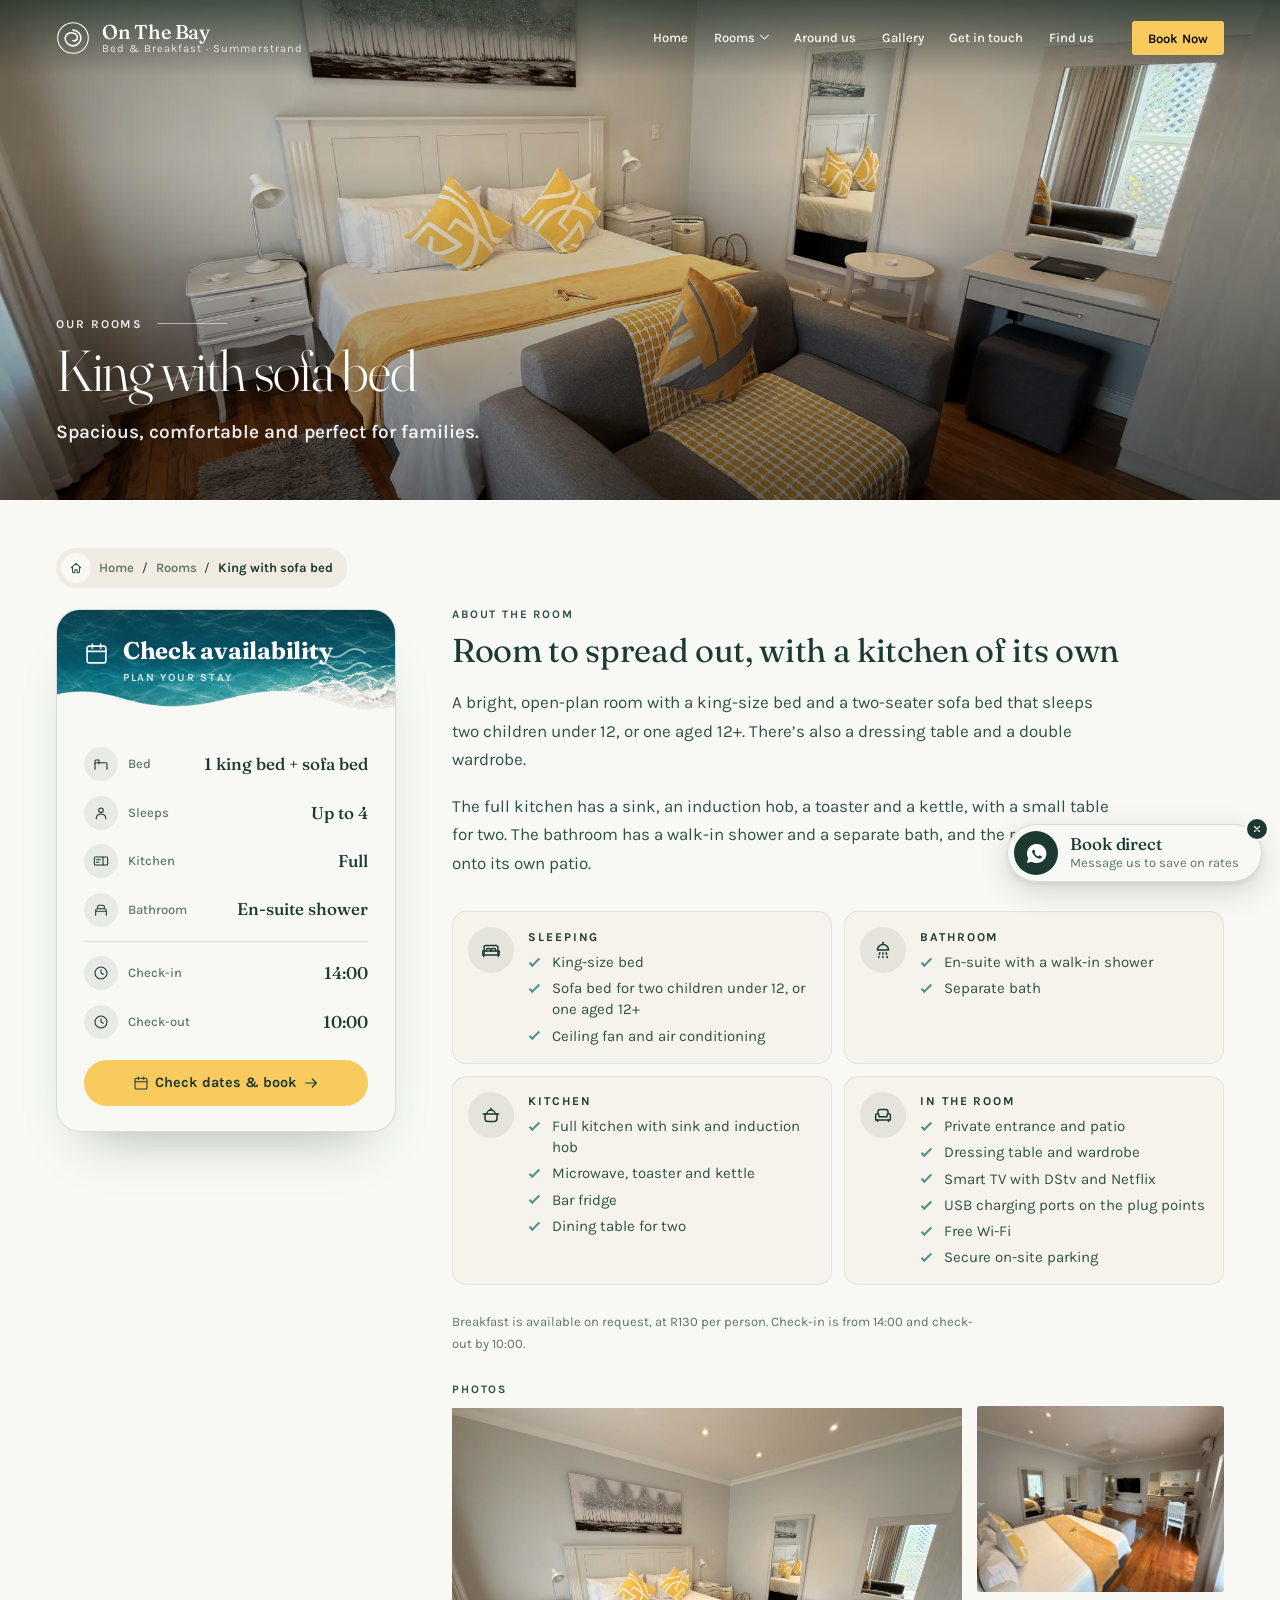
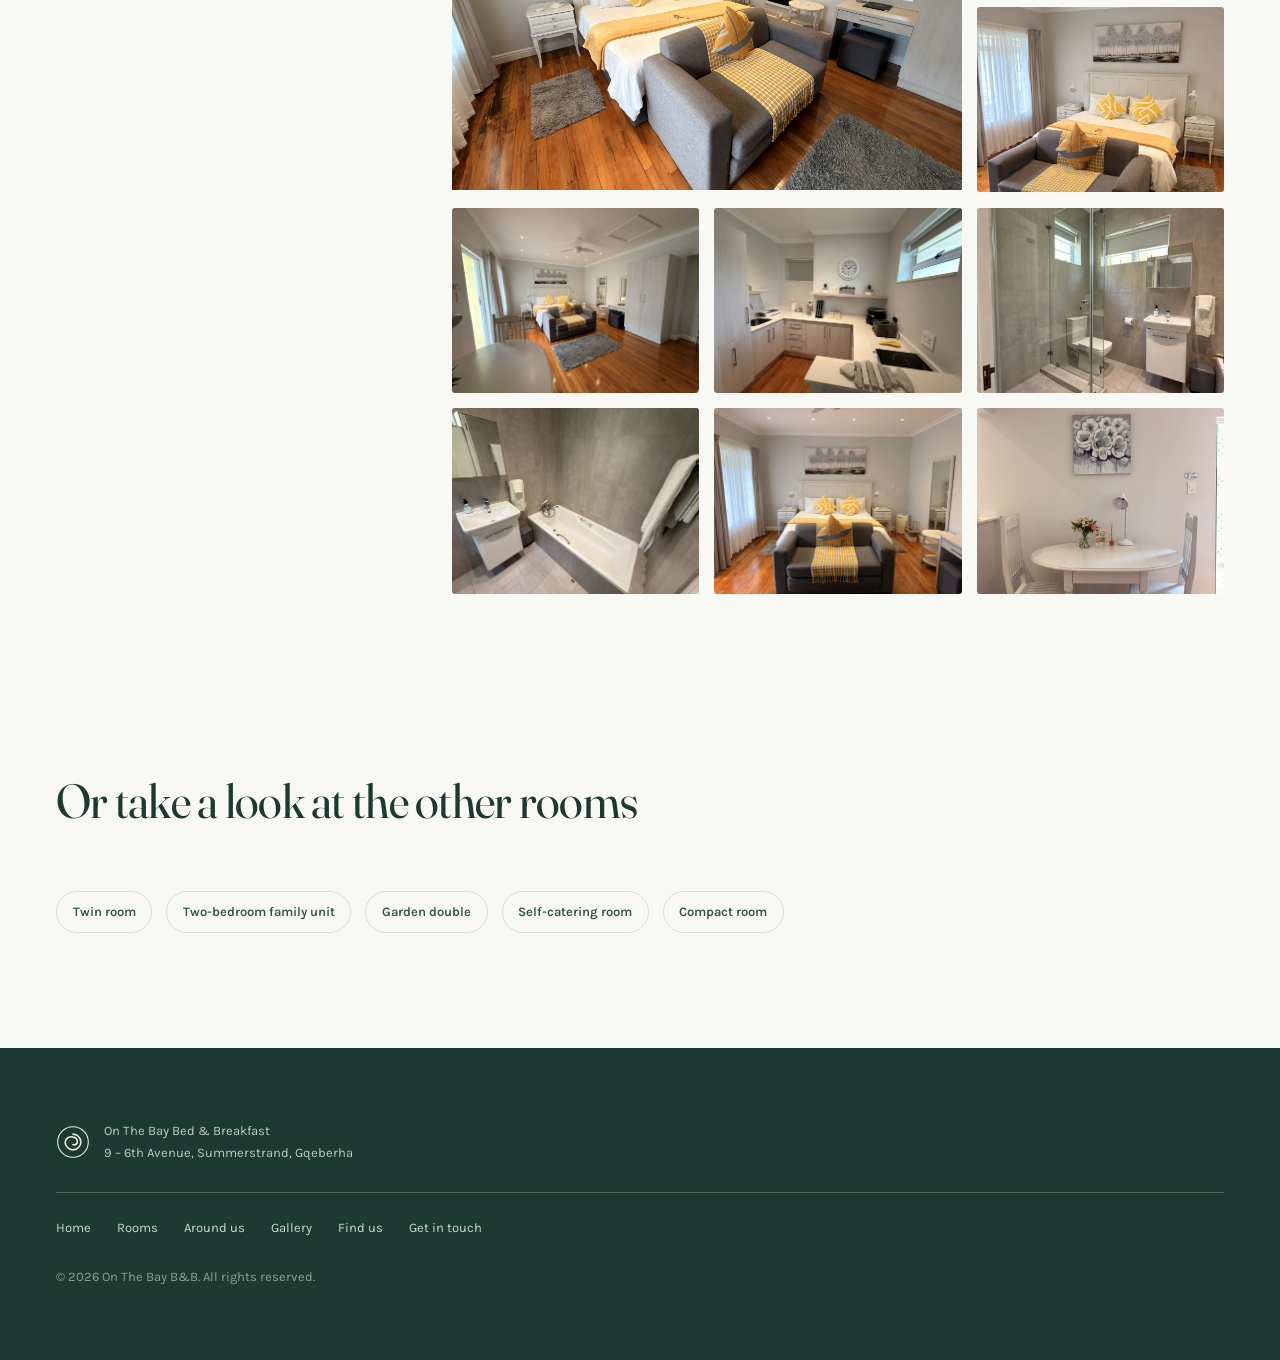
<file: rooms/king-sofa.html>
<!DOCTYPE html>
<html lang="en-ZA">
<head>
<meta charset="utf-8">
<meta name="viewport" content="width=device-width, initial-scale=1">
<title>King with sofa bed &mdash; On The Bay B&amp;B</title>
<meta name="description" content="A king-size bed plus a sofa bed for two children under 12 or one aged 12+, with a full kitchen and its own patio. On The Bay B&amp;B, Summerstrand, Gqeberha.">
<link rel="canonical" href="https://www.onthebaybandb.co.za/rooms/king-sofa">
<meta property="og:title" content="King with sofa bed &mdash; On The Bay B&amp;B">
<meta property="og:description" content="A king-size bed plus a sofa bed for two children under 12 or one aged 12+, with a full kitchen and its own patio.">
<meta property="og:image" content="https://www.onthebaybandb.co.za/images/rooms/king-sofa/1.webp">
<meta property="og:type" content="website">
<meta name="theme-color" content="#1C3A31">
<link rel="icon" href="../favicon.svg" type="image/svg+xml">

<link rel="preconnect" href="https://fonts.googleapis.com">
<link rel="preconnect" href="https://fonts.gstatic.com" crossorigin>
<link href="https://fonts.googleapis.com/css2?family=Fraunces:opsz,wght@9..144,300..800&family=Karla:wght@300..700&display=swap" rel="stylesheet">
<link rel="stylesheet" href="../styles.css">
</head>

<body>
<a class="skip" href="#main">Skip to content</a>

<header class="site-head stuck" id="siteHead">
  <div class="shell head-inner">

    <a class="brand" href="../" aria-label="On The Bay B&amp;B, home">
      <svg class="brand-mark" viewBox="0 0 32 32" aria-hidden="true" focusable="false">
        <circle cx="16" cy="16" r="14.4" fill="none" stroke="currentColor" stroke-width="1"/>
        <path d="M16 8.6a7.4 7.4 0 1 1-7.4 7.4A5.7 5.7 0 0 1 16 11.4a4.1 4.1 0 0 1 4.1 4.1A2.9 2.9 0 0 1 16 18.4"
              fill="none" stroke="currentColor" stroke-width="1.5" stroke-linecap="round"/>
      </svg>
      <span class="brand-words">
        <span class="brand-name">On The Bay</span>
        <span class="brand-sub">Bed &amp; Breakfast &middot; Summerstrand</span>
      </span>
    </a>

    <nav class="nav" id="nav" aria-label="Main">
      <a href="../">Home</a>
      <div class="nav-item">
        <a href="./" class="nav-trigger">Rooms <svg class="nav-caret" viewBox="0 0 12 8" aria-hidden="true" focusable="false"><path d="M1 1l5 5 5-5" fill="none" stroke="currentColor" stroke-width="1.6" stroke-linecap="round" stroke-linejoin="round"/></svg></a>
        <div class="nav-dropdown">
          <a href="king-sofa" aria-current="page">King with sofa bed</a>
          <a href="twin">Twin room</a>
          <a href="family-unit">Two-bedroom family unit</a>
          <a href="garden-double">Garden double</a>
          <a href="self-catering">Self-catering room</a>
          <a href="compact-room">Compact room</a>
        </div>
      </div>
      <a href="../#around">Around us</a>
      <a href="../#gallery">Gallery</a>
      <a href="../#contact">Get in touch</a>
      <a href="../#find">Find us</a>
    </nav>

    <div class="head-actions">
      <a class="btn btn-solid btn-sm" href="https://book.nightsbridge.com/26870" target="_blank" rel="noopener">Book Now</a>
      <button class="burger" id="burger" aria-expanded="false" aria-controls="nav" aria-label="Open menu">
        <span></span><span></span><span></span>
      </button>
    </div>

  </div>
</header>

<main id="main">

<!-- ─────────────────────────  ROOM HERO  ───────────────────────── -->
<section class="hero hero--room">
  <img class="hero-img" src="../images/rooms/king-sofa/1.webp" width="2000" height="1500" alt="King room with sofa bed" fetchpriority="high">
  <div class="hero-scrim" aria-hidden="true"></div>
  <div class="shell hero-inner">
    <p class="hero-eyebrow">Our rooms</p>
    <h1 class="hero-title">King with sofa bed</h1>
    <p class="hero-lede">Spacious, comfortable and perfect for families.</p>
  </div>
</section>

<!-- ─────────────────────────  ROOM DETAIL  ───────────────────────── -->
<section class="band band-paper room-top">
  <div class="shell">
    <p class="crumb"><span class="crumb-icon" aria-hidden="true"><svg viewBox="0 0 24 24" aria-hidden="true" fill="none" stroke="currentColor" stroke-width="1.8" stroke-linecap="round" stroke-linejoin="round"><path d="M4 11.5 12 4l8 7.5"/><path d="M6 10v9a1 1 0 0 0 1 1h3v-5h4v5h3a1 1 0 0 0 1-1v-9"/></svg></span><a href="../">Home</a> <span aria-hidden="true">/</span> <a href="./">Rooms</a> <span aria-hidden="true">/</span> <span class="crumb-current">King with sofa bed</span></p>

    <div class="roomlayout">
      <aside class="roomlayout-aside">
        <div class="bookbox">
          <div class="bookbox-head">
            <img class="bookbox-head-img" src="../images/bookbox-wave.webp" width="900" height="301" alt="" loading="lazy">
            <div class="bookbox-head-scrim" aria-hidden="true"></div>
            <div class="bookbox-head-top">
              <svg class="bookbox-head-icon" viewBox="0 0 24 24" aria-hidden="true" fill="none" stroke="currentColor" stroke-width="1.6" stroke-linecap="round" stroke-linejoin="round"><rect x="3" y="5" width="18" height="16" rx="2"/><path d="M8 3v4M16 3v4M3 10h18"/></svg>
              <div>
                <h3>Check availability</h3>
                <p class="bookbox-head-sub">Plan your stay</p>
              </div>
            </div>
            <svg class="bookbox-head-waves" viewBox="0 0 78 44" aria-hidden="true">
              <path d="M2 8 Q12 0 22 8 T42 8 T62 8"/>
              <path d="M8 22 Q18 14 28 22 T48 22 T68 22"/>
              <path d="M14 36 Q24 28 34 36 T54 36 T74 36"/>
            </svg>
          </div>
          <div class="bookbox-body">
          <dl class="bookbox-facts">
            <div class="row"><dt><span class="bookbox-icon"><svg viewBox="0 0 24 24" aria-hidden="true" fill="none" stroke="currentColor" stroke-width="1.6" stroke-linecap="round" stroke-linejoin="round"><path d="M3 18v-6a2 2 0 0 1 2-2h14a2 2 0 0 1 2 2v6"/><path d="M3 18v2M21 18v2"/><path d="M3 12V8a2 2 0 0 1 2-2h4v6"/></svg></span>Bed</dt><dd>1 king bed + sofa bed</dd></div>
            <div class="row"><dt><span class="bookbox-icon"><svg viewBox="0 0 24 24" aria-hidden="true" fill="none" stroke="currentColor" stroke-width="1.6" stroke-linecap="round" stroke-linejoin="round"><circle cx="12" cy="8" r="3.4"/><path d="M5 20.5v-1.2a5.3 5.3 0 0 1 5.3-5.3h3.4a5.3 5.3 0 0 1 5.3 5.3v1.2"/></svg></span>Sleeps</dt><dd>Up to 4</dd></div>
            <div class="row"><dt><span class="bookbox-icon"><svg viewBox="0 0 24 24" aria-hidden="true" fill="none" stroke="currentColor" stroke-width="1.6" stroke-linecap="round" stroke-linejoin="round"><rect x="2" y="6" width="20" height="12" rx="2"/><path d="M15 6v12M5 10h6M5 14h4"/></svg></span>Kitchen</dt><dd>Full</dd></div>
            <div class="row"><dt><span class="bookbox-icon"><svg viewBox="0 0 24 24" aria-hidden="true" fill="none" stroke="currentColor" stroke-width="1.6" stroke-linecap="round" stroke-linejoin="round"><path d="M4 20v-7a3 3 0 0 1 3-3h10a3 3 0 0 1 3 3v7M4 14h16M7 10V7a2 2 0 0 1 2-2h6a2 2 0 0 1 2 2v3"/></svg></span>Bathroom</dt><dd>En-suite shower</dd></div>
            <div class="row row-stay"><dt><span class="bookbox-icon"><svg viewBox="0 0 24 24" aria-hidden="true" fill="none" stroke="currentColor" stroke-width="1.6" stroke-linecap="round" stroke-linejoin="round"><circle cx="12" cy="12" r="9"/><path d="M12 7v5l3.5 2"/></svg></span>Check-in</dt><dd>14:00</dd></div>
            <div class="row"><dt><span class="bookbox-icon"><svg viewBox="0 0 24 24" aria-hidden="true" fill="none" stroke="currentColor" stroke-width="1.6" stroke-linecap="round" stroke-linejoin="round"><circle cx="12" cy="12" r="9"/><path d="M12 7v5l3.5 2"/></svg></span>Check-out</dt><dd>10:00</dd></div>
          </dl>
          <a class="bookbox-btn bookbox-btn-solid" href="https://book.nightsbridge.com/26870" target="_blank" rel="noopener"><svg viewBox="0 0 24 24" aria-hidden="true" fill="none" stroke="currentColor" stroke-width="1.6" stroke-linecap="round" stroke-linejoin="round"><rect x="3" y="5" width="18" height="16" rx="2"/><path d="M8 3v4M16 3v4M3 10h18"/></svg><span>Check dates &amp; book</span><svg viewBox="0 0 24 24" aria-hidden="true" fill="none" stroke="currentColor" stroke-width="1.8" stroke-linecap="round" stroke-linejoin="round"><path d="M4 12h16M14 6l6 6-6 6"/></svg></a>
          </div>
        </div>
      </aside>

      <div class="roomlayout-main">
        <p class="eyebrow">About the room</p>
        <h2 class="room-about-title">Room to spread out, with a kitchen of its own</h2>
        <p>A bright, open-plan room with a king-size bed and a two-seater sofa bed that sleeps two children under 12, or one aged 12+. There&rsquo;s also a dressing table and a double wardrobe.</p>
        <p>The full kitchen has a sink, an induction hob, a toaster and a kettle, with a small table for two. The bathroom has a walk-in shower and a separate bath, and the room opens onto its own patio.</p>
        <div class="room-feat">
          <div class="room-feat-group"><span class="room-feat-icon" aria-hidden="true"><svg viewBox="0 0 24 24" fill="none" stroke="currentColor" stroke-width="1.6" stroke-linecap="round" stroke-linejoin="round"><path d="M4.5 16.5V9a2 2 0 0 1 2-2h11a2 2 0 0 1 2 2v7.5"/><path d="M3 13h18v4.5H3z"/><path d="M7 13v-1.6a1.1 1.1 0 0 1 1.1-1.1h2.3a1.1 1.1 0 0 1 1.1 1.1V13M12.5 13v-1.6a1.1 1.1 0 0 1 1.1-1.1h2.3a1.1 1.1 0 0 1 1.1 1.1V13"/><path d="M4 17.5V19M20 17.5V19"/></svg></span><div><h3 class="room-feat-h">Sleeping</h3><ul><li>King-size bed</li><li>Sofa bed for two children under 12, or one aged 12+</li><li>Ceiling fan and air conditioning</li></ul></div></div>
          <div class="room-feat-group"><span class="room-feat-icon" aria-hidden="true"><svg viewBox="0 0 24 24" fill="none" stroke="currentColor" stroke-width="1.6" stroke-linecap="round" stroke-linejoin="round"><path d="M12 3.5v2.5"/><path d="M6 12a6 6 0 0 1 12 0z"/><path d="M8.5 15l-.5 1.6M12 15v1.6M15.5 15l.5 1.6M7.6 19l-.4 1.3M12 19v1.3M16.4 19l.4 1.3"/></svg></span><div><h3 class="room-feat-h">Bathroom</h3><ul><li>En-suite with a walk-in shower</li><li>Separate bath</li></ul></div></div>
          <div class="room-feat-group"><span class="room-feat-icon" aria-hidden="true"><svg viewBox="0 0 24 24" fill="none" stroke="currentColor" stroke-width="1.6" stroke-linecap="round" stroke-linejoin="round"><path d="M3.5 11h17"/><path d="M5.5 11v5a3 3 0 0 0 3 3h7a3 3 0 0 0 3-3v-5"/><path d="M7.5 11a4.5 4.5 0 0 1 9 0"/><path d="M12 6.5V5"/></svg></span><div><h3 class="room-feat-h">Kitchen</h3><ul><li>Full kitchen with sink and induction hob</li><li>Microwave, toaster and kettle</li><li>Bar fridge</li><li>Dining table for two</li></ul></div></div>
          <div class="room-feat-group"><span class="room-feat-icon" aria-hidden="true"><svg viewBox="0 0 24 24" fill="none" stroke="currentColor" stroke-width="1.6" stroke-linecap="round" stroke-linejoin="round"><path d="M6.5 11V8.5A2.5 2.5 0 0 1 9 6h6a2.5 2.5 0 0 1 2.5 2.5V11"/><path d="M4 17.5v-5.2a1.8 1.8 0 0 1 3.6 0V14h8.8v-1.7a1.8 1.8 0 0 1 3.6 0v5.2z"/><path d="M6 17.5V19M18 17.5V19"/></svg></span><div><h3 class="room-feat-h">In the room</h3><ul><li>Private entrance and patio</li><li>Dressing table and wardrobe</li><li>Smart TV with DStv and Netflix</li><li>USB charging ports on the plug points</li><li>Free Wi-Fi</li><li>Secure on-site parking</li></ul></div></div>
        </div>
        <p class="room-about-note">Breakfast is available on request, at R130 per person. Check-in is from 14:00 and check-out by 10:00.</p>

        <p class="eyebrow" style="margin-top:2.6em">Photos</p>
        <div class="grid-gal grid-gal-feature" id="gal">
      <button class="gal-item" data-full="../images/rooms/king-sofa/1.webp"><img src="../images/rooms/king-sofa/1.webp" width="2000" height="1500" alt="King room with sofa bed &mdash; photo 1" loading="lazy"></button>
      <button class="gal-item" data-full="../images/rooms/king-sofa/2.webp"><img src="../images/rooms/king-sofa/2.webp" width="2000" height="1500" alt="King room with sofa bed &mdash; photo 2" loading="lazy"></button>
      <button class="gal-item" data-full="../images/rooms/king-sofa/3.webp"><img src="../images/rooms/king-sofa/3.webp" width="1500" height="2000" alt="King room with sofa bed &mdash; photo 3" loading="lazy"></button>
      <button class="gal-item" data-full="../images/rooms/king-sofa/4.webp"><img src="../images/rooms/king-sofa/4.webp" width="2000" height="1500" alt="King room with sofa bed &mdash; photo 4" loading="lazy"></button>
      <button class="gal-item" data-full="../images/rooms/king-sofa/5.webp"><img src="../images/rooms/king-sofa/5.webp" width="2000" height="1500" alt="King room with sofa bed &mdash; photo 5" loading="lazy"></button>
      <button class="gal-item" data-full="../images/rooms/king-sofa/6.webp"><img src="../images/rooms/king-sofa/6.webp" width="1500" height="2000" alt="King room with sofa bed &mdash; photo 6" loading="lazy"></button>
      <button class="gal-item" data-full="../images/rooms/king-sofa/7.webp"><img src="../images/rooms/king-sofa/7.webp" width="2000" height="1500" alt="King room with sofa bed &mdash; photo 7" loading="lazy"></button>
      <button class="gal-item" data-full="../images/rooms/king-sofa/8.webp"><img src="../images/rooms/king-sofa/8.webp" width="2000" height="1500" alt="King room with sofa bed &mdash; photo 8" loading="lazy"></button>
      <button class="gal-item" data-full="../images/rooms/king-sofa/9.webp"><img src="../images/rooms/king-sofa/9.webp" width="1500" height="2000" alt="King room with sofa bed &mdash; photo 9" loading="lazy"></button>
        </div>
      </div>
    </div>
  </div>
</section>

<!-- ─────────────────────────  OTHER ROOMS  ───────────────────────── -->
<section class="band band-paper">
  <div class="shell">
    <header class="sec-head">
      <h2 class="h-sec">Or take a look at the other rooms</h2>
    </header>
    <nav class="room-more">
      <a class="room-more-link" href="twin">Twin room</a>
      <a class="room-more-link" href="family-unit">Two-bedroom family unit</a>
      <a class="room-more-link" href="garden-double">Garden double</a>
      <a class="room-more-link" href="self-catering">Self-catering room</a>
      <a class="room-more-link" href="compact-room">Compact room</a>
    </nav>
  </div>
</section>

</main>

<!-- ─────────────────────────  FOOTER  ───────────────────────── -->
<footer class="site-foot">
  <div class="shell foot-inner">
    <div class="foot-brand">
      <svg class="brand-mark" viewBox="0 0 32 32" aria-hidden="true">
        <circle cx="16" cy="16" r="14.4" fill="none" stroke="currentColor" stroke-width="1"/>
        <path d="M16 8.6a7.4 7.4 0 1 1-7.4 7.4A5.7 5.7 0 0 1 16 11.4a4.1 4.1 0 0 1 4.1 4.1A2.9 2.9 0 0 1 16 18.4"
              fill="none" stroke="currentColor" stroke-width="1.5" stroke-linecap="round"/>
      </svg>
      <p>On The Bay Bed &amp; Breakfast<br>9 &ndash; 6th Avenue, Summerstrand, Gqeberha</p>
    </div>

    <nav class="foot-nav" aria-label="Footer">
      <a href="../">Home</a>
      <a href="./">Rooms</a>
      <a href="../#around">Around us</a>
      <a href="../#gallery">Gallery</a>
      <a href="../#find">Find us</a>
      <a href="../#contact">Get in touch</a>
    </nav>

    <p class="foot-legal">&copy; <span id="yr">2026</span> On The Bay B&amp;B. All rights reserved.</p>
  </div>
</footer>

<!-- lightbox -->
<dialog class="lb" id="lb">
  <button class="lb-close" id="lbClose" aria-label="Close image">&times;</button>
  <button class="lb-nav lb-prev" id="lbPrev" aria-label="Previous photo" hidden>&#8249;</button>
  <img id="lbImg" alt="">
  <button class="lb-nav lb-next" id="lbNext" aria-label="Next photo" hidden>&#8250;</button>
  <p class="lb-count" id="lbCount" hidden></p>
</dialog>

<div class="wa-float">
  <a class="wa-float-link" href="https://wa.me/27837970894" rel="noopener" aria-label="Book direct: message us on WhatsApp to save on rates">
    <span class="wa-float-icon"><svg viewBox="0 0 24 24" aria-hidden="true"><path d="M12 2a10 10 0 0 0-8.6 15L2 22l5.2-1.4A10 10 0 1 0 12 2zm5.3 14.1c-.2.6-1.3 1.2-1.8 1.2-.5.1-1 .1-1.7-.1a11.7 11.7 0 0 1-5.6-4.9c-.4-.7-.7-1.5-.7-2.3s.4-1.4.7-1.6c.2-.2.4-.3.6-.3h.5c.2 0 .4 0 .6.4l.8 1.8c.1.2 0 .4-.1.5l-.4.5c-.1.2-.3.3-.1.6a8 8 0 0 0 3.6 3.1c.3.1.5.1.6-.1l.7-.8c.2-.2.3-.2.6-.1l1.7.8c.3.2.4.2.4.4s0 .6-.4.9z"/></svg></span>
    <span class="wa-float-text" aria-hidden="true"><span class="wa-float-title">Book direct</span><span class="wa-float-sub">Message us to save on rates</span></span>
  </a>
  <button type="button" class="wa-float-close" aria-label="Minimise the WhatsApp button"><svg viewBox="0 0 24 24" aria-hidden="true" fill="none" stroke="currentColor" stroke-width="2.6" stroke-linecap="round"><path d="M6 6l12 12M18 6 6 18"/></svg></button>
</div>

<script src="../script.js" defer></script>
</body>
</html>
</file>
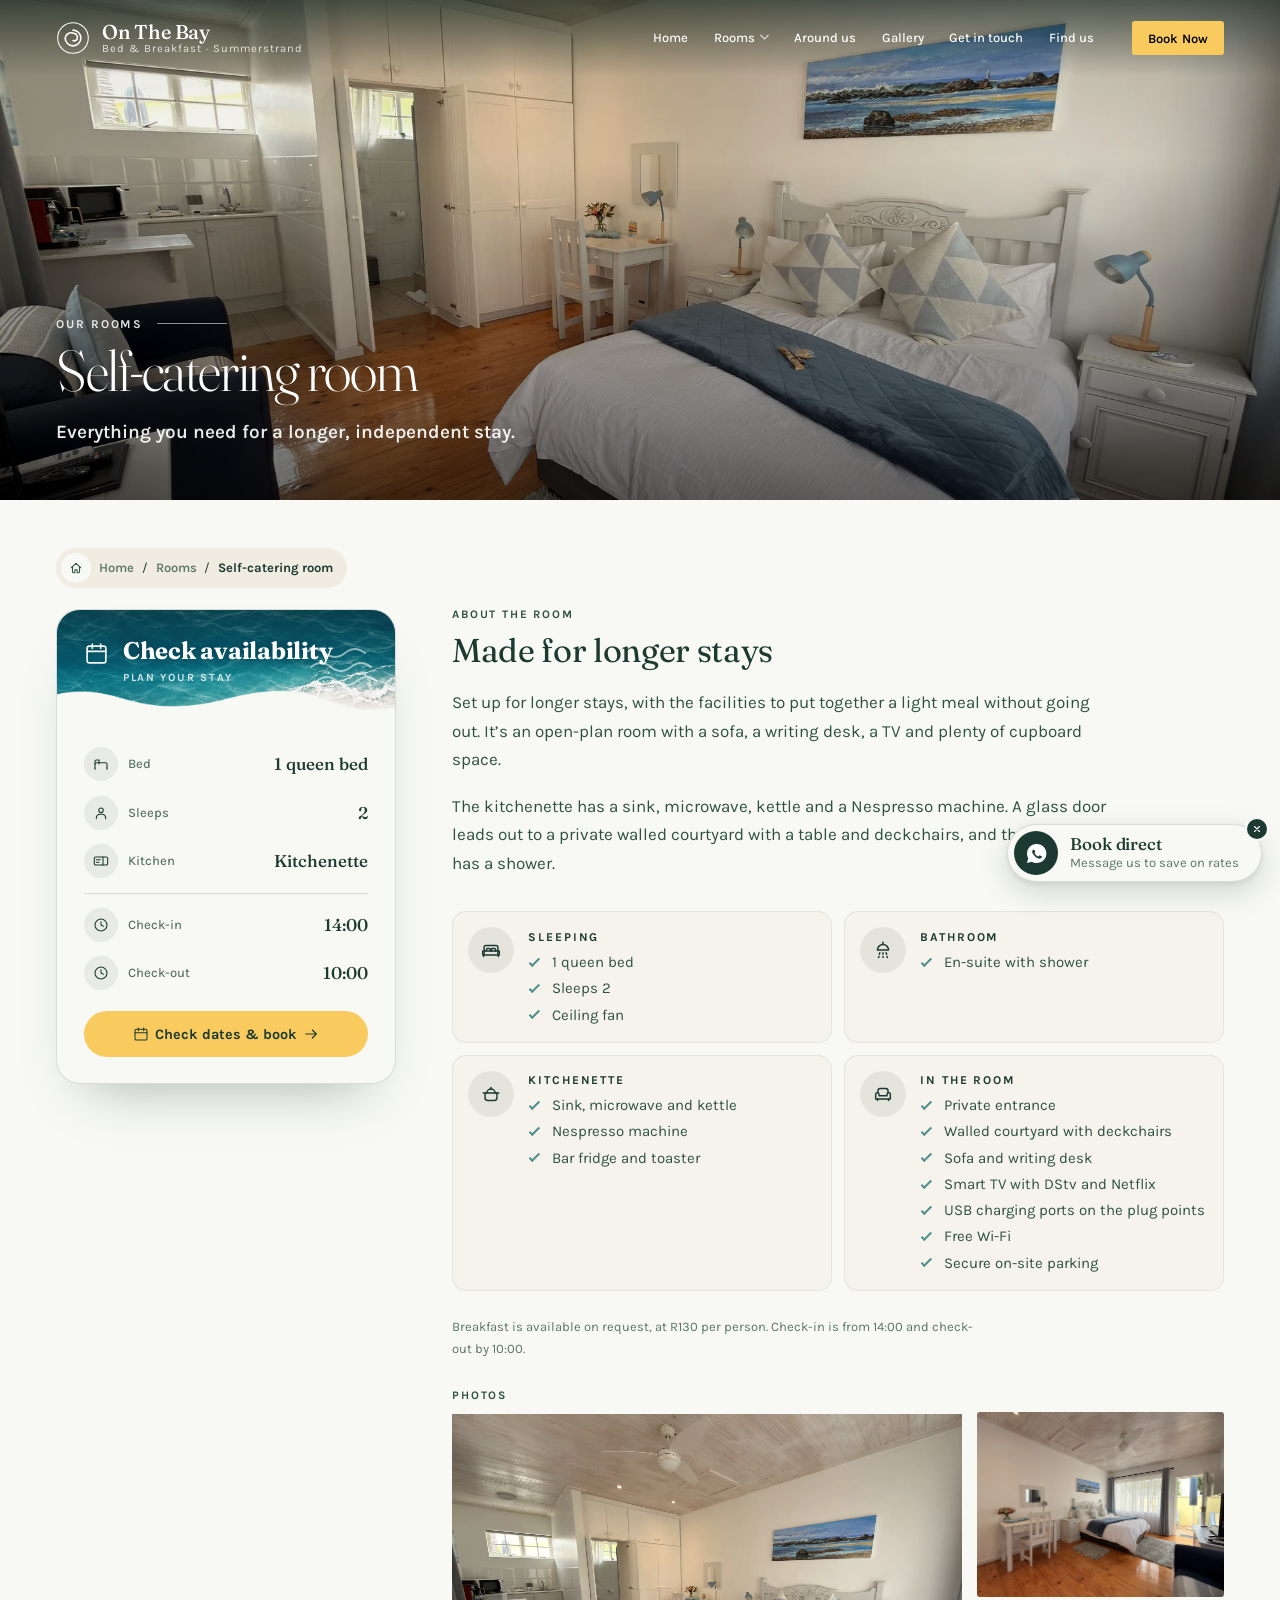
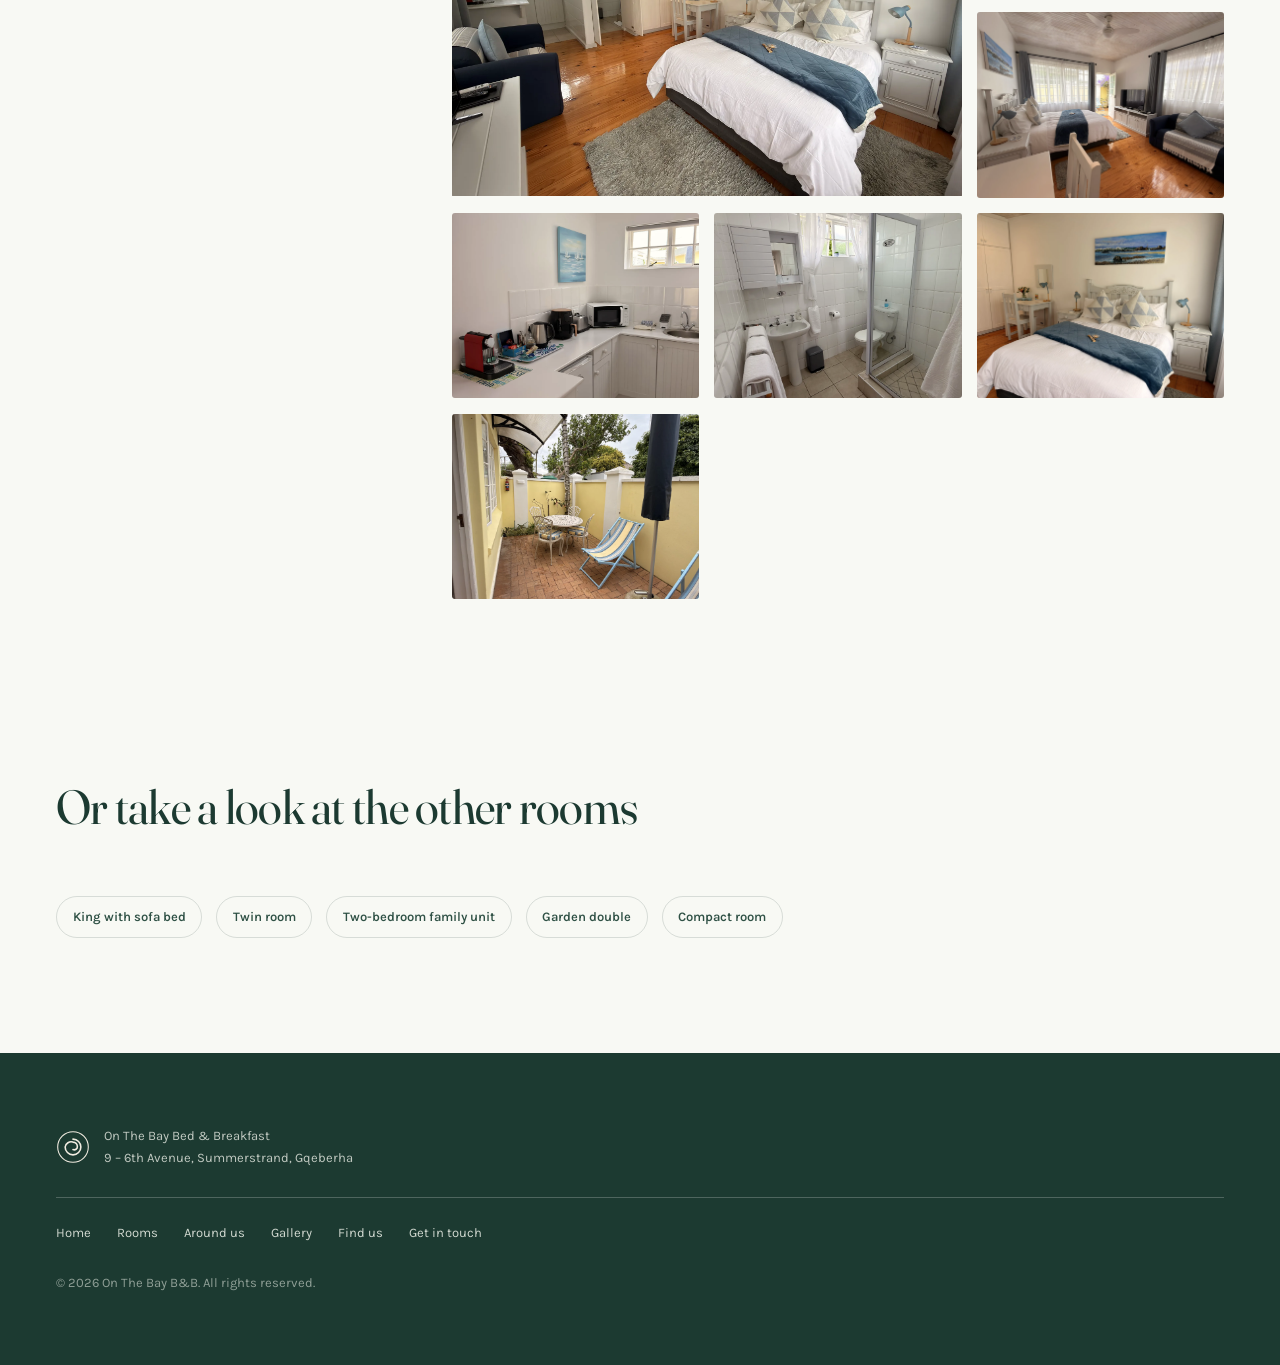
<file: rooms/self-catering.html>
<!DOCTYPE html>
<html lang="en-ZA">
<head>
<meta charset="utf-8">
<meta name="viewport" content="width=device-width, initial-scale=1">
<title>Self-catering room &mdash; On The Bay B&amp;B</title>
<meta name="description" content="Set up for longer stays, with the facilities to put together a light meal without going out. On The Bay B&amp;B, Summerstrand, Gqeberha.">
<link rel="canonical" href="https://www.onthebaybandb.co.za/rooms/self-catering">
<meta property="og:title" content="Self-catering room &mdash; On The Bay B&amp;B">
<meta property="og:description" content="Set up for longer stays, with the facilities to put together a light meal without going out.">
<meta property="og:image" content="https://www.onthebaybandb.co.za/images/rooms/self-catering/1.webp">
<meta property="og:type" content="website">
<meta name="theme-color" content="#1C3A31">
<link rel="icon" href="../favicon.svg" type="image/svg+xml">

<link rel="preconnect" href="https://fonts.googleapis.com">
<link rel="preconnect" href="https://fonts.gstatic.com" crossorigin>
<link href="https://fonts.googleapis.com/css2?family=Fraunces:opsz,wght@9..144,300..800&family=Karla:wght@300..700&display=swap" rel="stylesheet">
<link rel="stylesheet" href="../styles.css">
</head>

<body>
<a class="skip" href="#main">Skip to content</a>

<header class="site-head stuck" id="siteHead">
  <div class="shell head-inner">

    <a class="brand" href="../" aria-label="On The Bay B&amp;B, home">
      <svg class="brand-mark" viewBox="0 0 32 32" aria-hidden="true" focusable="false">
        <circle cx="16" cy="16" r="14.4" fill="none" stroke="currentColor" stroke-width="1"/>
        <path d="M16 8.6a7.4 7.4 0 1 1-7.4 7.4A5.7 5.7 0 0 1 16 11.4a4.1 4.1 0 0 1 4.1 4.1A2.9 2.9 0 0 1 16 18.4"
              fill="none" stroke="currentColor" stroke-width="1.5" stroke-linecap="round"/>
      </svg>
      <span class="brand-words">
        <span class="brand-name">On The Bay</span>
        <span class="brand-sub">Bed &amp; Breakfast &middot; Summerstrand</span>
      </span>
    </a>

    <nav class="nav" id="nav" aria-label="Main">
      <a href="../">Home</a>
      <div class="nav-item">
        <a href="./" class="nav-trigger">Rooms <svg class="nav-caret" viewBox="0 0 12 8" aria-hidden="true" focusable="false"><path d="M1 1l5 5 5-5" fill="none" stroke="currentColor" stroke-width="1.6" stroke-linecap="round" stroke-linejoin="round"/></svg></a>
        <div class="nav-dropdown">
          <a href="king-sofa">King with sofa bed</a>
          <a href="twin">Twin room</a>
          <a href="family-unit">Two-bedroom family unit</a>
          <a href="garden-double">Garden double</a>
          <a href="self-catering" aria-current="page">Self-catering room</a>
          <a href="compact-room">Compact room</a>
        </div>
      </div>
      <a href="../#around">Around us</a>
      <a href="../#gallery">Gallery</a>
      <a href="../#contact">Get in touch</a>
      <a href="../#find">Find us</a>
    </nav>

    <div class="head-actions">
      <a class="btn btn-solid btn-sm" href="https://book.nightsbridge.com/26870" target="_blank" rel="noopener">Book Now</a>
      <button class="burger" id="burger" aria-expanded="false" aria-controls="nav" aria-label="Open menu">
        <span></span><span></span><span></span>
      </button>
    </div>

  </div>
</header>

<main id="main">

<!-- ─────────────────────────  ROOM HERO  ───────────────────────── -->
<section class="hero hero--room">
  <img class="hero-img" src="../images/rooms/self-catering/1.webp" width="2000" height="1500" alt="Self-catering room with kitchenette" fetchpriority="high">
  <div class="hero-scrim" aria-hidden="true"></div>
  <div class="shell hero-inner">
    <p class="hero-eyebrow">Our rooms</p>
    <h1 class="hero-title">Self-catering room</h1>
    <p class="hero-lede">Everything you need for a longer, independent stay.</p>
  </div>
</section>

<!-- ─────────────────────────  ROOM DETAIL  ───────────────────────── -->
<section class="band band-paper room-top">
  <div class="shell">
    <p class="crumb"><span class="crumb-icon" aria-hidden="true"><svg viewBox="0 0 24 24" aria-hidden="true" fill="none" stroke="currentColor" stroke-width="1.8" stroke-linecap="round" stroke-linejoin="round"><path d="M4 11.5 12 4l8 7.5"/><path d="M6 10v9a1 1 0 0 0 1 1h3v-5h4v5h3a1 1 0 0 0 1-1v-9"/></svg></span><a href="../">Home</a> <span aria-hidden="true">/</span> <a href="./">Rooms</a> <span aria-hidden="true">/</span> <span class="crumb-current">Self-catering room</span></p>

    <div class="roomlayout">
      <aside class="roomlayout-aside">
        <div class="bookbox">
          <div class="bookbox-head">
            <img class="bookbox-head-img" src="../images/bookbox-wave.webp" width="900" height="301" alt="" loading="lazy">
            <div class="bookbox-head-scrim" aria-hidden="true"></div>
            <div class="bookbox-head-top">
              <svg class="bookbox-head-icon" viewBox="0 0 24 24" aria-hidden="true" fill="none" stroke="currentColor" stroke-width="1.6" stroke-linecap="round" stroke-linejoin="round"><rect x="3" y="5" width="18" height="16" rx="2"/><path d="M8 3v4M16 3v4M3 10h18"/></svg>
              <div>
                <h3>Check availability</h3>
                <p class="bookbox-head-sub">Plan your stay</p>
              </div>
            </div>
            <svg class="bookbox-head-waves" viewBox="0 0 78 44" aria-hidden="true">
              <path d="M2 8 Q12 0 22 8 T42 8 T62 8"/>
              <path d="M8 22 Q18 14 28 22 T48 22 T68 22"/>
              <path d="M14 36 Q24 28 34 36 T54 36 T74 36"/>
            </svg>
          </div>
          <div class="bookbox-body">
          <dl class="bookbox-facts">
            <div class="row"><dt><span class="bookbox-icon"><svg viewBox="0 0 24 24" aria-hidden="true" fill="none" stroke="currentColor" stroke-width="1.6" stroke-linecap="round" stroke-linejoin="round"><path d="M3 18v-6a2 2 0 0 1 2-2h14a2 2 0 0 1 2 2v6"/><path d="M3 18v2M21 18v2"/><path d="M3 12V8a2 2 0 0 1 2-2h4v6"/></svg></span>Bed</dt><dd>1 queen bed</dd></div>
            <div class="row"><dt><span class="bookbox-icon"><svg viewBox="0 0 24 24" aria-hidden="true" fill="none" stroke="currentColor" stroke-width="1.6" stroke-linecap="round" stroke-linejoin="round"><circle cx="12" cy="8" r="3.4"/><path d="M5 20.5v-1.2a5.3 5.3 0 0 1 5.3-5.3h3.4a5.3 5.3 0 0 1 5.3 5.3v1.2"/></svg></span>Sleeps</dt><dd>2</dd></div>
            <div class="row"><dt><span class="bookbox-icon"><svg viewBox="0 0 24 24" aria-hidden="true" fill="none" stroke="currentColor" stroke-width="1.6" stroke-linecap="round" stroke-linejoin="round"><rect x="2" y="6" width="20" height="12" rx="2"/><path d="M15 6v12M5 10h6M5 14h4"/></svg></span>Kitchen</dt><dd>Kitchenette</dd></div>
            <div class="row row-stay"><dt><span class="bookbox-icon"><svg viewBox="0 0 24 24" aria-hidden="true" fill="none" stroke="currentColor" stroke-width="1.6" stroke-linecap="round" stroke-linejoin="round"><circle cx="12" cy="12" r="9"/><path d="M12 7v5l3.5 2"/></svg></span>Check-in</dt><dd>14:00</dd></div>
            <div class="row"><dt><span class="bookbox-icon"><svg viewBox="0 0 24 24" aria-hidden="true" fill="none" stroke="currentColor" stroke-width="1.6" stroke-linecap="round" stroke-linejoin="round"><circle cx="12" cy="12" r="9"/><path d="M12 7v5l3.5 2"/></svg></span>Check-out</dt><dd>10:00</dd></div>
          </dl>
          <a class="bookbox-btn bookbox-btn-solid" href="https://book.nightsbridge.com/26870" target="_blank" rel="noopener"><svg viewBox="0 0 24 24" aria-hidden="true" fill="none" stroke="currentColor" stroke-width="1.6" stroke-linecap="round" stroke-linejoin="round"><rect x="3" y="5" width="18" height="16" rx="2"/><path d="M8 3v4M16 3v4M3 10h18"/></svg><span>Check dates &amp; book</span><svg viewBox="0 0 24 24" aria-hidden="true" fill="none" stroke="currentColor" stroke-width="1.8" stroke-linecap="round" stroke-linejoin="round"><path d="M4 12h16M14 6l6 6-6 6"/></svg></a>
          </div>
        </div>
      </aside>

      <div class="roomlayout-main">
        <p class="eyebrow">About the room</p>
        <h2 class="room-about-title">Made for longer stays</h2>
        <p>Set up for longer stays, with the facilities to put together a light meal without going out. It&rsquo;s an open-plan room with a sofa, a writing desk, a TV and plenty of cupboard space.</p>
        <p>The kitchenette has a sink, microwave, kettle and a Nespresso machine. A glass door leads out to a private walled courtyard with a table and deckchairs, and the en-suite has a shower.</p>
        <div class="room-feat">
          <div class="room-feat-group"><span class="room-feat-icon" aria-hidden="true"><svg viewBox="0 0 24 24" fill="none" stroke="currentColor" stroke-width="1.6" stroke-linecap="round" stroke-linejoin="round"><path d="M4.5 16.5V9a2 2 0 0 1 2-2h11a2 2 0 0 1 2 2v7.5"/><path d="M3 13h18v4.5H3z"/><path d="M7 13v-1.6a1.1 1.1 0 0 1 1.1-1.1h2.3a1.1 1.1 0 0 1 1.1 1.1V13M12.5 13v-1.6a1.1 1.1 0 0 1 1.1-1.1h2.3a1.1 1.1 0 0 1 1.1 1.1V13"/><path d="M4 17.5V19M20 17.5V19"/></svg></span><div><h3 class="room-feat-h">Sleeping</h3><ul><li>1 queen bed</li><li>Sleeps 2</li><li>Ceiling fan</li></ul></div></div>
          <div class="room-feat-group"><span class="room-feat-icon" aria-hidden="true"><svg viewBox="0 0 24 24" fill="none" stroke="currentColor" stroke-width="1.6" stroke-linecap="round" stroke-linejoin="round"><path d="M12 3.5v2.5"/><path d="M6 12a6 6 0 0 1 12 0z"/><path d="M8.5 15l-.5 1.6M12 15v1.6M15.5 15l.5 1.6M7.6 19l-.4 1.3M12 19v1.3M16.4 19l.4 1.3"/></svg></span><div><h3 class="room-feat-h">Bathroom</h3><ul><li>En-suite with shower</li></ul></div></div>
          <div class="room-feat-group"><span class="room-feat-icon" aria-hidden="true"><svg viewBox="0 0 24 24" fill="none" stroke="currentColor" stroke-width="1.6" stroke-linecap="round" stroke-linejoin="round"><path d="M3.5 11h17"/><path d="M5.5 11v5a3 3 0 0 0 3 3h7a3 3 0 0 0 3-3v-5"/><path d="M7.5 11a4.5 4.5 0 0 1 9 0"/><path d="M12 6.5V5"/></svg></span><div><h3 class="room-feat-h">Kitchenette</h3><ul><li>Sink, microwave and kettle</li><li>Nespresso machine</li><li>Bar fridge and toaster</li></ul></div></div>
          <div class="room-feat-group"><span class="room-feat-icon" aria-hidden="true"><svg viewBox="0 0 24 24" fill="none" stroke="currentColor" stroke-width="1.6" stroke-linecap="round" stroke-linejoin="round"><path d="M6.5 11V8.5A2.5 2.5 0 0 1 9 6h6a2.5 2.5 0 0 1 2.5 2.5V11"/><path d="M4 17.5v-5.2a1.8 1.8 0 0 1 3.6 0V14h8.8v-1.7a1.8 1.8 0 0 1 3.6 0v5.2z"/><path d="M6 17.5V19M18 17.5V19"/></svg></span><div><h3 class="room-feat-h">In the room</h3><ul><li>Private entrance</li><li>Walled courtyard with deckchairs</li><li>Sofa and writing desk</li><li>Smart TV with DStv and Netflix</li><li>USB charging ports on the plug points</li><li>Free Wi-Fi</li><li>Secure on-site parking</li></ul></div></div>
        </div>
        <p class="room-about-note">Breakfast is available on request, at R130 per person. Check-in is from 14:00 and check-out by 10:00.</p>

        <p class="eyebrow" style="margin-top:2.6em">Photos</p>
        <div class="grid-gal grid-gal-feature" id="gal">
      <button class="gal-item" data-full="../images/rooms/self-catering/1.webp"><img src="../images/rooms/self-catering/1.webp" width="2000" height="1500" alt="Self-catering room with kitchenette &mdash; photo 1" loading="lazy"></button>
      <button class="gal-item" data-full="../images/rooms/self-catering/2.webp"><img src="../images/rooms/self-catering/2.webp" width="2000" height="1500" alt="Self-catering room with kitchenette &mdash; photo 2" loading="lazy"></button>
      <button class="gal-item" data-full="../images/rooms/self-catering/3.webp"><img src="../images/rooms/self-catering/3.webp" width="2000" height="1500" alt="Self-catering room with kitchenette &mdash; photo 3" loading="lazy"></button>
      <button class="gal-item" data-full="../images/rooms/self-catering/4.webp"><img src="../images/rooms/self-catering/4.webp" width="1500" height="2000" alt="Self-catering room with kitchenette &mdash; photo 4" loading="lazy"></button>
      <button class="gal-item" data-full="../images/rooms/self-catering/5.webp"><img src="../images/rooms/self-catering/5.webp" width="1500" height="2000" alt="Self-catering room with kitchenette &mdash; photo 5" loading="lazy"></button>
      <button class="gal-item" data-full="../images/rooms/self-catering/6.webp"><img src="../images/rooms/self-catering/6.webp" width="2000" height="1500" alt="Self-catering room with kitchenette &mdash; photo 6" loading="lazy"></button>
      <button class="gal-item" data-full="../images/rooms/self-catering/7.webp"><img src="../images/rooms/self-catering/7.webp" width="1500" height="2000" alt="Self-catering room with kitchenette &mdash; photo 7" loading="lazy"></button>
        </div>
      </div>
    </div>
  </div>
</section>

<!-- ─────────────────────────  OTHER ROOMS  ───────────────────────── -->
<section class="band band-paper">
  <div class="shell">
    <header class="sec-head">
      <h2 class="h-sec">Or take a look at the other rooms</h2>
    </header>
    <nav class="room-more">
      <a class="room-more-link" href="king-sofa">King with sofa bed</a>
      <a class="room-more-link" href="twin">Twin room</a>
      <a class="room-more-link" href="family-unit">Two-bedroom family unit</a>
      <a class="room-more-link" href="garden-double">Garden double</a>
      <a class="room-more-link" href="compact-room">Compact room</a>
    </nav>
  </div>
</section>

</main>

<!-- ─────────────────────────  FOOTER  ───────────────────────── -->
<footer class="site-foot">
  <div class="shell foot-inner">
    <div class="foot-brand">
      <svg class="brand-mark" viewBox="0 0 32 32" aria-hidden="true">
        <circle cx="16" cy="16" r="14.4" fill="none" stroke="currentColor" stroke-width="1"/>
        <path d="M16 8.6a7.4 7.4 0 1 1-7.4 7.4A5.7 5.7 0 0 1 16 11.4a4.1 4.1 0 0 1 4.1 4.1A2.9 2.9 0 0 1 16 18.4"
              fill="none" stroke="currentColor" stroke-width="1.5" stroke-linecap="round"/>
      </svg>
      <p>On The Bay Bed &amp; Breakfast<br>9 &ndash; 6th Avenue, Summerstrand, Gqeberha</p>
    </div>

    <nav class="foot-nav" aria-label="Footer">
      <a href="../">Home</a>
      <a href="./">Rooms</a>
      <a href="../#around">Around us</a>
      <a href="../#gallery">Gallery</a>
      <a href="../#find">Find us</a>
      <a href="../#contact">Get in touch</a>
    </nav>

    <p class="foot-legal">&copy; <span id="yr">2026</span> On The Bay B&amp;B. All rights reserved.</p>
  </div>
</footer>

<!-- lightbox -->
<dialog class="lb" id="lb">
  <button class="lb-close" id="lbClose" aria-label="Close image">&times;</button>
  <button class="lb-nav lb-prev" id="lbPrev" aria-label="Previous photo" hidden>&#8249;</button>
  <img id="lbImg" alt="">
  <button class="lb-nav lb-next" id="lbNext" aria-label="Next photo" hidden>&#8250;</button>
  <p class="lb-count" id="lbCount" hidden></p>
</dialog>

<div class="wa-float">
  <a class="wa-float-link" href="https://wa.me/27837970894" rel="noopener" aria-label="Book direct: message us on WhatsApp to save on rates">
    <span class="wa-float-icon"><svg viewBox="0 0 24 24" aria-hidden="true"><path d="M12 2a10 10 0 0 0-8.6 15L2 22l5.2-1.4A10 10 0 1 0 12 2zm5.3 14.1c-.2.6-1.3 1.2-1.8 1.2-.5.1-1 .1-1.7-.1a11.7 11.7 0 0 1-5.6-4.9c-.4-.7-.7-1.5-.7-2.3s.4-1.4.7-1.6c.2-.2.4-.3.6-.3h.5c.2 0 .4 0 .6.4l.8 1.8c.1.2 0 .4-.1.5l-.4.5c-.1.2-.3.3-.1.6a8 8 0 0 0 3.6 3.1c.3.1.5.1.6-.1l.7-.8c.2-.2.3-.2.6-.1l1.7.8c.3.2.4.2.4.4s0 .6-.4.9z"/></svg></span>
    <span class="wa-float-text" aria-hidden="true"><span class="wa-float-title">Book direct</span><span class="wa-float-sub">Message us to save on rates</span></span>
  </a>
  <button type="button" class="wa-float-close" aria-label="Minimise the WhatsApp button"><svg viewBox="0 0 24 24" aria-hidden="true" fill="none" stroke="currentColor" stroke-width="2.6" stroke-linecap="round"><path d="M6 6l12 12M18 6 6 18"/></svg></button>
</div>

<script src="../script.js" defer></script>
</body>
</html>
</file>
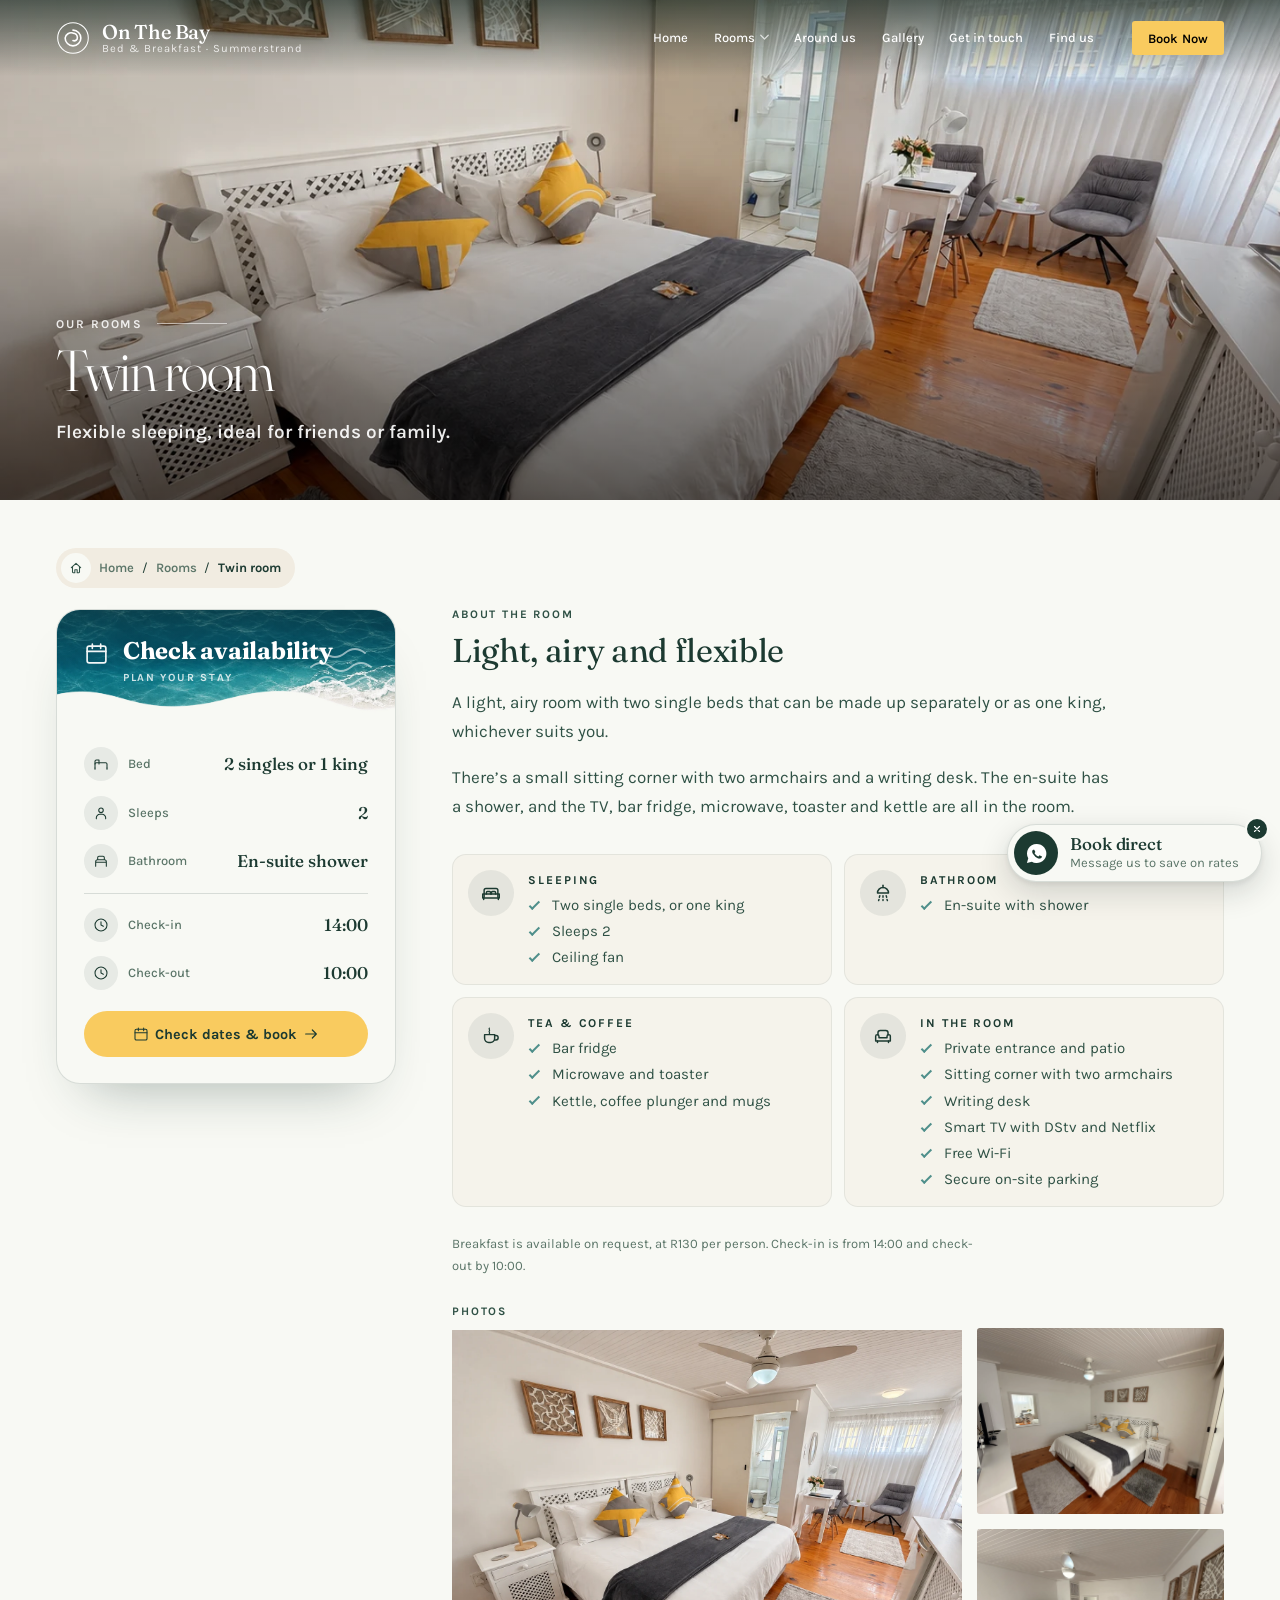
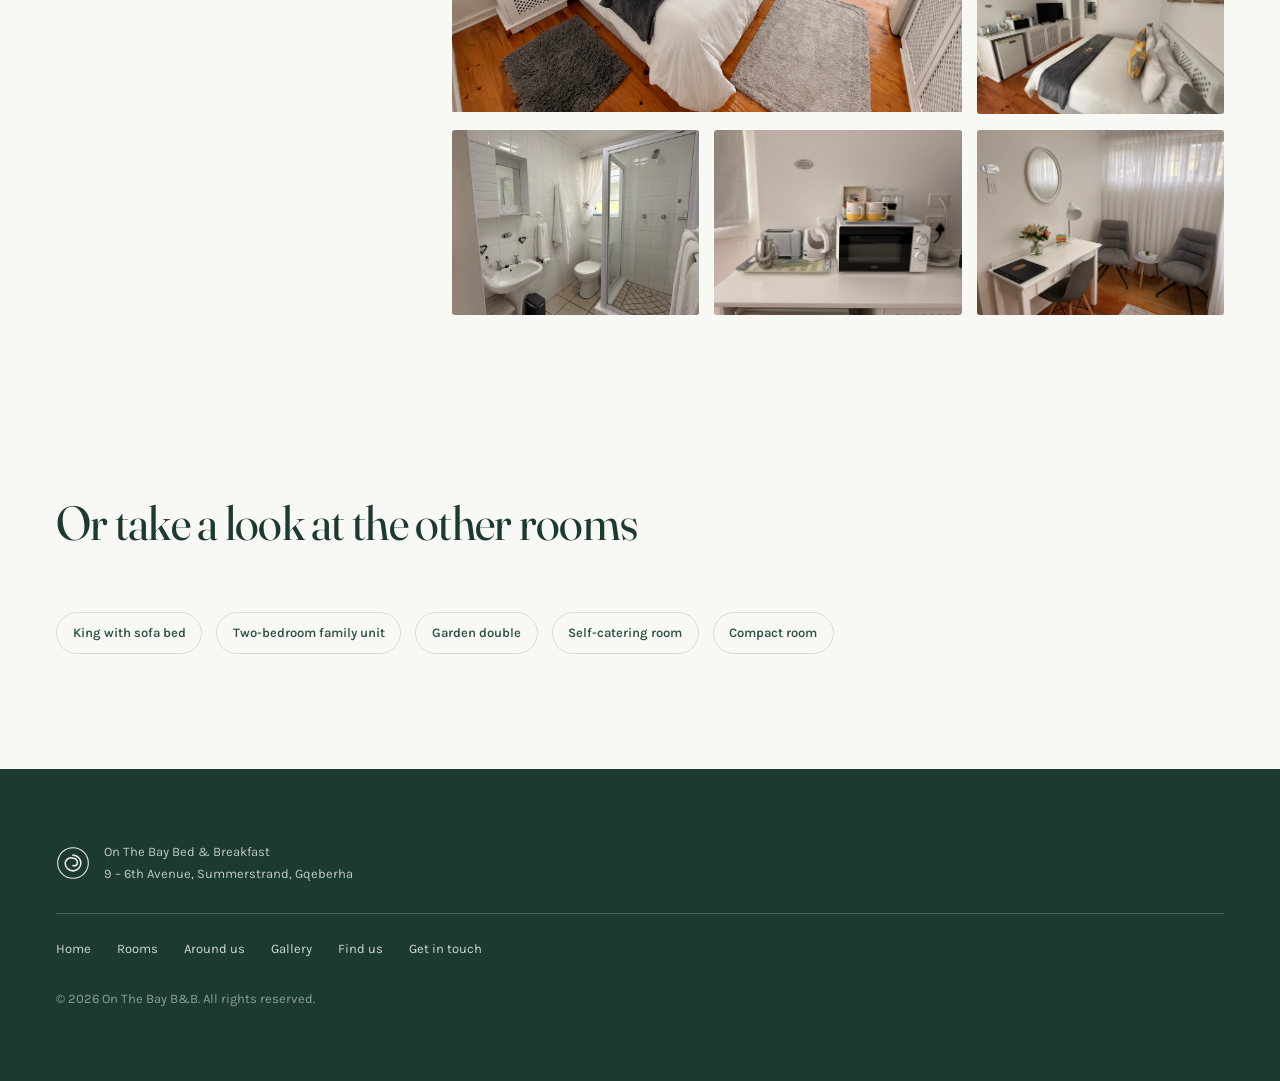
<file: rooms/twin.html>
<!DOCTYPE html>
<html lang="en-ZA">
<head>
<meta charset="utf-8">
<meta name="viewport" content="width=device-width, initial-scale=1">
<title>Twin room &mdash; On The Bay B&amp;B</title>
<meta name="description" content="Two single beds or one king bed, set up whichever way suits you. On The Bay B&amp;B, Summerstrand, Gqeberha.">
<link rel="canonical" href="https://www.onthebaybandb.co.za/rooms/twin">
<meta property="og:title" content="Twin room &mdash; On The Bay B&amp;B">
<meta property="og:description" content="Two single beds or one king bed, set up whichever way suits you.">
<meta property="og:image" content="https://www.onthebaybandb.co.za/images/rooms/twin/1.webp">
<meta property="og:type" content="website">
<meta name="theme-color" content="#1C3A31">
<link rel="icon" href="../favicon.svg" type="image/svg+xml">

<link rel="preconnect" href="https://fonts.googleapis.com">
<link rel="preconnect" href="https://fonts.gstatic.com" crossorigin>
<link href="https://fonts.googleapis.com/css2?family=Fraunces:opsz,wght@9..144,300..800&family=Karla:wght@300..700&display=swap" rel="stylesheet">
<link rel="stylesheet" href="../styles.css">
</head>

<body>
<a class="skip" href="#main">Skip to content</a>

<header class="site-head stuck" id="siteHead">
  <div class="shell head-inner">

    <a class="brand" href="../" aria-label="On The Bay B&amp;B, home">
      <svg class="brand-mark" viewBox="0 0 32 32" aria-hidden="true" focusable="false">
        <circle cx="16" cy="16" r="14.4" fill="none" stroke="currentColor" stroke-width="1"/>
        <path d="M16 8.6a7.4 7.4 0 1 1-7.4 7.4A5.7 5.7 0 0 1 16 11.4a4.1 4.1 0 0 1 4.1 4.1A2.9 2.9 0 0 1 16 18.4"
              fill="none" stroke="currentColor" stroke-width="1.5" stroke-linecap="round"/>
      </svg>
      <span class="brand-words">
        <span class="brand-name">On The Bay</span>
        <span class="brand-sub">Bed &amp; Breakfast &middot; Summerstrand</span>
      </span>
    </a>

    <nav class="nav" id="nav" aria-label="Main">
      <a href="../">Home</a>
      <div class="nav-item">
        <a href="./" class="nav-trigger">Rooms <svg class="nav-caret" viewBox="0 0 12 8" aria-hidden="true" focusable="false"><path d="M1 1l5 5 5-5" fill="none" stroke="currentColor" stroke-width="1.6" stroke-linecap="round" stroke-linejoin="round"/></svg></a>
        <div class="nav-dropdown">
          <a href="king-sofa">King with sofa bed</a>
          <a href="twin" aria-current="page">Twin room</a>
          <a href="family-unit">Two-bedroom family unit</a>
          <a href="garden-double">Garden double</a>
          <a href="self-catering">Self-catering room</a>
          <a href="compact-room">Compact room</a>
        </div>
      </div>
      <a href="../#around">Around us</a>
      <a href="../#gallery">Gallery</a>
      <a href="../#contact">Get in touch</a>
      <a href="../#find">Find us</a>
    </nav>

    <div class="head-actions">
      <a class="btn btn-solid btn-sm" href="https://book.nightsbridge.com/26870" target="_blank" rel="noopener">Book Now</a>
      <button class="burger" id="burger" aria-expanded="false" aria-controls="nav" aria-label="Open menu">
        <span></span><span></span><span></span>
      </button>
    </div>

  </div>
</header>

<main id="main">

<!-- ─────────────────────────  ROOM HERO  ───────────────────────── -->
<section class="hero hero--room">
  <img class="hero-img" src="../images/rooms/twin/1.webp" width="1448" height="1086" alt="Twin room" fetchpriority="high">
  <div class="hero-scrim" aria-hidden="true"></div>
  <div class="shell hero-inner">
    <p class="hero-eyebrow">Our rooms</p>
    <h1 class="hero-title">Twin room</h1>
    <p class="hero-lede">Flexible sleeping, ideal for friends or family.</p>
  </div>
</section>

<!-- ─────────────────────────  ROOM DETAIL  ───────────────────────── -->
<section class="band band-paper room-top">
  <div class="shell">
    <p class="crumb"><span class="crumb-icon" aria-hidden="true"><svg viewBox="0 0 24 24" aria-hidden="true" fill="none" stroke="currentColor" stroke-width="1.8" stroke-linecap="round" stroke-linejoin="round"><path d="M4 11.5 12 4l8 7.5"/><path d="M6 10v9a1 1 0 0 0 1 1h3v-5h4v5h3a1 1 0 0 0 1-1v-9"/></svg></span><a href="../">Home</a> <span aria-hidden="true">/</span> <a href="./">Rooms</a> <span aria-hidden="true">/</span> <span class="crumb-current">Twin room</span></p>

    <div class="roomlayout">
      <aside class="roomlayout-aside">
        <div class="bookbox">
          <div class="bookbox-head">
            <img class="bookbox-head-img" src="../images/bookbox-wave.webp" width="900" height="301" alt="" loading="lazy">
            <div class="bookbox-head-scrim" aria-hidden="true"></div>
            <div class="bookbox-head-top">
              <svg class="bookbox-head-icon" viewBox="0 0 24 24" aria-hidden="true" fill="none" stroke="currentColor" stroke-width="1.6" stroke-linecap="round" stroke-linejoin="round"><rect x="3" y="5" width="18" height="16" rx="2"/><path d="M8 3v4M16 3v4M3 10h18"/></svg>
              <div>
                <h3>Check availability</h3>
                <p class="bookbox-head-sub">Plan your stay</p>
              </div>
            </div>
            <svg class="bookbox-head-waves" viewBox="0 0 78 44" aria-hidden="true">
              <path d="M2 8 Q12 0 22 8 T42 8 T62 8"/>
              <path d="M8 22 Q18 14 28 22 T48 22 T68 22"/>
              <path d="M14 36 Q24 28 34 36 T54 36 T74 36"/>
            </svg>
          </div>
          <div class="bookbox-body">
          <dl class="bookbox-facts">
            <div class="row"><dt><span class="bookbox-icon"><svg viewBox="0 0 24 24" aria-hidden="true" fill="none" stroke="currentColor" stroke-width="1.6" stroke-linecap="round" stroke-linejoin="round"><path d="M3 18v-6a2 2 0 0 1 2-2h14a2 2 0 0 1 2 2v6"/><path d="M3 18v2M21 18v2"/><path d="M3 12V8a2 2 0 0 1 2-2h4v6"/></svg></span>Bed</dt><dd>2 singles or 1 king</dd></div>
            <div class="row"><dt><span class="bookbox-icon"><svg viewBox="0 0 24 24" aria-hidden="true" fill="none" stroke="currentColor" stroke-width="1.6" stroke-linecap="round" stroke-linejoin="round"><circle cx="12" cy="8" r="3.4"/><path d="M5 20.5v-1.2a5.3 5.3 0 0 1 5.3-5.3h3.4a5.3 5.3 0 0 1 5.3 5.3v1.2"/></svg></span>Sleeps</dt><dd>2</dd></div>
            <div class="row"><dt><span class="bookbox-icon"><svg viewBox="0 0 24 24" aria-hidden="true" fill="none" stroke="currentColor" stroke-width="1.6" stroke-linecap="round" stroke-linejoin="round"><path d="M4 20v-7a3 3 0 0 1 3-3h10a3 3 0 0 1 3 3v7M4 14h16M7 10V7a2 2 0 0 1 2-2h6a2 2 0 0 1 2 2v3"/></svg></span>Bathroom</dt><dd>En-suite shower</dd></div>
            <div class="row row-stay"><dt><span class="bookbox-icon"><svg viewBox="0 0 24 24" aria-hidden="true" fill="none" stroke="currentColor" stroke-width="1.6" stroke-linecap="round" stroke-linejoin="round"><circle cx="12" cy="12" r="9"/><path d="M12 7v5l3.5 2"/></svg></span>Check-in</dt><dd>14:00</dd></div>
            <div class="row"><dt><span class="bookbox-icon"><svg viewBox="0 0 24 24" aria-hidden="true" fill="none" stroke="currentColor" stroke-width="1.6" stroke-linecap="round" stroke-linejoin="round"><circle cx="12" cy="12" r="9"/><path d="M12 7v5l3.5 2"/></svg></span>Check-out</dt><dd>10:00</dd></div>
          </dl>
          <a class="bookbox-btn bookbox-btn-solid" href="https://book.nightsbridge.com/26870" target="_blank" rel="noopener"><svg viewBox="0 0 24 24" aria-hidden="true" fill="none" stroke="currentColor" stroke-width="1.6" stroke-linecap="round" stroke-linejoin="round"><rect x="3" y="5" width="18" height="16" rx="2"/><path d="M8 3v4M16 3v4M3 10h18"/></svg><span>Check dates &amp; book</span><svg viewBox="0 0 24 24" aria-hidden="true" fill="none" stroke="currentColor" stroke-width="1.8" stroke-linecap="round" stroke-linejoin="round"><path d="M4 12h16M14 6l6 6-6 6"/></svg></a>
          </div>
        </div>
      </aside>

      <div class="roomlayout-main">
        <p class="eyebrow">About the room</p>
        <h2 class="room-about-title">Light, airy and flexible</h2>
        <p>A light, airy room with two single beds that can be made up separately or as one king, whichever suits you.</p>
        <p>There&rsquo;s a small sitting corner with two armchairs and a writing desk. The en-suite has a shower, and the TV, bar fridge, microwave, toaster and kettle are all in the room.</p>
        <div class="room-feat">
          <div class="room-feat-group"><span class="room-feat-icon" aria-hidden="true"><svg viewBox="0 0 24 24" fill="none" stroke="currentColor" stroke-width="1.6" stroke-linecap="round" stroke-linejoin="round"><path d="M4.5 16.5V9a2 2 0 0 1 2-2h11a2 2 0 0 1 2 2v7.5"/><path d="M3 13h18v4.5H3z"/><path d="M7 13v-1.6a1.1 1.1 0 0 1 1.1-1.1h2.3a1.1 1.1 0 0 1 1.1 1.1V13M12.5 13v-1.6a1.1 1.1 0 0 1 1.1-1.1h2.3a1.1 1.1 0 0 1 1.1 1.1V13"/><path d="M4 17.5V19M20 17.5V19"/></svg></span><div><h3 class="room-feat-h">Sleeping</h3><ul><li>Two single beds, or one king</li><li>Sleeps 2</li><li>Ceiling fan</li></ul></div></div>
          <div class="room-feat-group"><span class="room-feat-icon" aria-hidden="true"><svg viewBox="0 0 24 24" fill="none" stroke="currentColor" stroke-width="1.6" stroke-linecap="round" stroke-linejoin="round"><path d="M12 3.5v2.5"/><path d="M6 12a6 6 0 0 1 12 0z"/><path d="M8.5 15l-.5 1.6M12 15v1.6M15.5 15l.5 1.6M7.6 19l-.4 1.3M12 19v1.3M16.4 19l.4 1.3"/></svg></span><div><h3 class="room-feat-h">Bathroom</h3><ul><li>En-suite with shower</li></ul></div></div>
          <div class="room-feat-group"><span class="room-feat-icon" aria-hidden="true"><svg viewBox="0 0 24 24" fill="none" stroke="currentColor" stroke-width="1.6" stroke-linecap="round" stroke-linejoin="round"><path d="M5 10.5h11v4a4.5 4.5 0 0 1-4.5 4.5h-2A4.5 4.5 0 0 1 5 14.5z"/><path d="M16 11.5h1.4a2.4 2.4 0 0 1 0 4.8H16"/><path d="M10.2 3.5c-1.1.9 1.1 1.9 0 2.9s1.1 1.9 0 2.9" stroke-width="1.3"/></svg></span><div><h3 class="room-feat-h">Tea &amp; coffee</h3><ul><li>Bar fridge</li><li>Microwave and toaster</li><li>Kettle, coffee plunger and mugs</li></ul></div></div>
          <div class="room-feat-group"><span class="room-feat-icon" aria-hidden="true"><svg viewBox="0 0 24 24" fill="none" stroke="currentColor" stroke-width="1.6" stroke-linecap="round" stroke-linejoin="round"><path d="M6.5 11V8.5A2.5 2.5 0 0 1 9 6h6a2.5 2.5 0 0 1 2.5 2.5V11"/><path d="M4 17.5v-5.2a1.8 1.8 0 0 1 3.6 0V14h8.8v-1.7a1.8 1.8 0 0 1 3.6 0v5.2z"/><path d="M6 17.5V19M18 17.5V19"/></svg></span><div><h3 class="room-feat-h">In the room</h3><ul><li>Private entrance and patio</li><li>Sitting corner with two armchairs</li><li>Writing desk</li><li>Smart TV with DStv and Netflix</li><li>Free Wi-Fi</li><li>Secure on-site parking</li></ul></div></div>
        </div>
        <p class="room-about-note">Breakfast is available on request, at R130 per person. Check-in is from 14:00 and check-out by 10:00.</p>

        <p class="eyebrow" style="margin-top:2.6em">Photos</p>
        <div class="grid-gal grid-gal-feature" id="gal">
      <button class="gal-item" data-full="../images/rooms/twin/1.webp"><img src="../images/rooms/twin/1.webp" width="1448" height="1086" alt="Twin room &mdash; photo 1" loading="lazy"></button>
      <button class="gal-item" data-full="../images/rooms/twin/2.webp"><img src="../images/rooms/twin/2.webp" width="2000" height="1500" alt="Twin room &mdash; photo 2" loading="lazy"></button>
      <button class="gal-item" data-full="../images/rooms/twin/3.webp"><img src="../images/rooms/twin/3.webp" width="2000" height="1500" alt="Twin room &mdash; photo 3" loading="lazy"></button>
      <button class="gal-item" data-full="../images/rooms/twin/4.webp"><img src="../images/rooms/twin/4.webp" width="1500" height="2000" alt="Twin room &mdash; photo 4" loading="lazy"></button>
      <button class="gal-item" data-full="../images/rooms/twin/5.webp"><img src="../images/rooms/twin/5.webp" width="2000" height="1500" alt="Twin room &mdash; photo 5" loading="lazy"></button>
      <button class="gal-item" data-full="../images/rooms/twin/6.webp"><img src="../images/rooms/twin/6.webp" width="2000" height="1500" alt="Twin room &mdash; photo 6" loading="lazy"></button>
        </div>
      </div>
    </div>
  </div>
</section>

<!-- ─────────────────────────  OTHER ROOMS  ───────────────────────── -->
<section class="band band-paper">
  <div class="shell">
    <header class="sec-head">
      <h2 class="h-sec">Or take a look at the other rooms</h2>
    </header>
    <nav class="room-more">
      <a class="room-more-link" href="king-sofa">King with sofa bed</a>
      <a class="room-more-link" href="family-unit">Two-bedroom family unit</a>
      <a class="room-more-link" href="garden-double">Garden double</a>
      <a class="room-more-link" href="self-catering">Self-catering room</a>
      <a class="room-more-link" href="compact-room">Compact room</a>
    </nav>
  </div>
</section>

</main>

<!-- ─────────────────────────  FOOTER  ───────────────────────── -->
<footer class="site-foot">
  <div class="shell foot-inner">
    <div class="foot-brand">
      <svg class="brand-mark" viewBox="0 0 32 32" aria-hidden="true">
        <circle cx="16" cy="16" r="14.4" fill="none" stroke="currentColor" stroke-width="1"/>
        <path d="M16 8.6a7.4 7.4 0 1 1-7.4 7.4A5.7 5.7 0 0 1 16 11.4a4.1 4.1 0 0 1 4.1 4.1A2.9 2.9 0 0 1 16 18.4"
              fill="none" stroke="currentColor" stroke-width="1.5" stroke-linecap="round"/>
      </svg>
      <p>On The Bay Bed &amp; Breakfast<br>9 &ndash; 6th Avenue, Summerstrand, Gqeberha</p>
    </div>

    <nav class="foot-nav" aria-label="Footer">
      <a href="../">Home</a>
      <a href="./">Rooms</a>
      <a href="../#around">Around us</a>
      <a href="../#gallery">Gallery</a>
      <a href="../#find">Find us</a>
      <a href="../#contact">Get in touch</a>
    </nav>

    <p class="foot-legal">&copy; <span id="yr">2026</span> On The Bay B&amp;B. All rights reserved.</p>
  </div>
</footer>

<!-- lightbox -->
<dialog class="lb" id="lb">
  <button class="lb-close" id="lbClose" aria-label="Close image">&times;</button>
  <button class="lb-nav lb-prev" id="lbPrev" aria-label="Previous photo" hidden>&#8249;</button>
  <img id="lbImg" alt="">
  <button class="lb-nav lb-next" id="lbNext" aria-label="Next photo" hidden>&#8250;</button>
  <p class="lb-count" id="lbCount" hidden></p>
</dialog>

<div class="wa-float">
  <a class="wa-float-link" href="https://wa.me/27837970894" rel="noopener" aria-label="Book direct: message us on WhatsApp to save on rates">
    <span class="wa-float-icon"><svg viewBox="0 0 24 24" aria-hidden="true"><path d="M12 2a10 10 0 0 0-8.6 15L2 22l5.2-1.4A10 10 0 1 0 12 2zm5.3 14.1c-.2.6-1.3 1.2-1.8 1.2-.5.1-1 .1-1.7-.1a11.7 11.7 0 0 1-5.6-4.9c-.4-.7-.7-1.5-.7-2.3s.4-1.4.7-1.6c.2-.2.4-.3.6-.3h.5c.2 0 .4 0 .6.4l.8 1.8c.1.2 0 .4-.1.5l-.4.5c-.1.2-.3.3-.1.6a8 8 0 0 0 3.6 3.1c.3.1.5.1.6-.1l.7-.8c.2-.2.3-.2.6-.1l1.7.8c.3.2.4.2.4.4s0 .6-.4.9z"/></svg></span>
    <span class="wa-float-text" aria-hidden="true"><span class="wa-float-title">Book direct</span><span class="wa-float-sub">Message us to save on rates</span></span>
  </a>
  <button type="button" class="wa-float-close" aria-label="Minimise the WhatsApp button"><svg viewBox="0 0 24 24" aria-hidden="true" fill="none" stroke="currentColor" stroke-width="2.6" stroke-linecap="round"><path d="M6 6l12 12M18 6 6 18"/></svg></button>
</div>

<script src="../script.js" defer></script>
</body>
</html>
</file>
<file: styles.css>
/* ============================================================
   On The Bay B&B
   Palette: deep garden green, chalk, sand, rose, sea
   Type: Fraunces (display) + Karla (text)
   ============================================================ */

:root{
  /* colour */
  --ink:        #1C3A31;
  --ink-soft:   #2F5145;
  --ink-mute:   #5B7568;
  /* Warm linen. Was #EFF2EA, a cool grey-green, changed Sept 2026 at the
     owner's request. Two reasons it reads better: every other accent on
     the site is warm (--rose gold, --sand, the --rose-tint band), so the
     cool grey-green was the one cold note; and #EFF2EA sat almost
     exactly level with --rose-tint in lightness (ΔL 0.016), so the
     gallery/contact seam barely registered. This separates from both
     neighbours — ΔL 0.10 from --paper, 0.02 from --rose-tint — while
     keeping 10.5:1 contrast for --ink text.
     NOTE this token is not only a background: it is also the light TEXT
     colour on the dark footer and .band-deep, the fill of the .chips
     pills and the .cb-card contact cards, and the .nav-dropdown
     hover/current background. Check all five when changing it. */
  --chalk:      #F1ECE1;
  --paper:      #F8F9F4;
  --sand:       #E7DCCA;
  --rose:       #F9CB5F;
  --rose-deep:  #F2AD0D;
  --rose-tint:  #FBEED0;
  --sea:        #4F8F8B;
  --line:       rgba(28,58,49,.15);
  --line-light: rgba(255,255,255,.22);

  /* type */
  --serif:  "Fraunces", "Iowan Old Style", Georgia, serif;
  --sans:   "Karla", "Helvetica Neue", Arial, sans-serif;
  --script: "Sacramento", cursive;

  /* scale (1.25) */
  --t--1: .8125rem;
  --t-0:  1.0625rem;
  --t-1:  1.3125rem;
  --t-2:  1.625rem;
  --t-3:  2.0625rem;
  --t-4:  2.5rem;

  /* rhythm */
  --gut: clamp(20px, 5vw, 56px);
  --band: clamp(64px, 9vw, 124px);
  --maxw: 1220px;
  --r: 3px;
  /* Height of the fixed header. Drives BOTH .head-inner's min-height and
     html's scroll-padding-top, which must agree exactly: the header is
     fixed, so an anchor jump has to stop that far down or the section
     lands either behind the header or below it. These used to be three
     independent hand-set numbers (76px header, 88px desktop
     scroll-padding, 74px mobile) and every anchor link was visibly off —
     12px of the previous section showing through on desktop, 2px of the
     target tucked under the header on mobile. The header is the same
     height at every width, so there is no breakpoint override any more.
     If the header's height ever changes, change it HERE. */
  --head-h: 76px;
}

*,*::before,*::after{ box-sizing:border-box; }

/* No extra breathing room is added on top of --head-h on purpose: every
   section is a .band with its own var(--band) of top padding, so landing
   the section's edge flush under the header still leaves its content
   comfortably clear. */
html{ scroll-behavior:smooth; scroll-padding-top:var(--head-h); -webkit-text-size-adjust:100%; }
@media (prefers-reduced-motion:reduce){ html{ scroll-behavior:auto; } }

body{
  margin:0;
  background:var(--paper);
  color:var(--ink);
  font:400 var(--t-0)/1.68 var(--sans);
  -webkit-font-smoothing:antialiased;
}

/* height:auto is the required companion to the width/height attributes now
   on every <img> in the markup (added Sept 2026 to stop layout shift — see
   CLAUDE.md "Image dimensions"). Without it, max-width:100% shrinks the
   width on a narrow container while the height attribute stays at the
   photo's full intrinsic value, stretching it. Every rule below that sets
   an explicit height (.hero-img, .bookbox-head-img, .around-photo-img) is
   a class selector and so still wins over this. */
img{ max-width:100%; height:auto; display:block; }

a{ color:inherit; }

.skip{
  position:absolute; left:-9999px; top:0; z-index:200;
  background:var(--ink); color:#fff; padding:12px 18px;
}
.skip:focus{ left:12px; top:12px; }

:focus-visible{ outline:2.5px solid var(--rose); outline-offset:3px; border-radius:2px; }

.shell{ width:min(100% - (var(--gut) * 2), var(--maxw)); margin-inline:auto; }

/* ---------- type ---------- */
.h-sec{
  font-family:var(--serif);
  font-weight:400;
  font-size:clamp(1.9rem, 4.2vw, 3rem);
  line-height:1.08;
  letter-spacing:-.015em;
  margin:0 0 .5em;
  font-variation-settings:"opsz" 96;
}
.h-min{
  font-family:var(--serif);
  font-weight:500;
  font-size:var(--t-1);
  line-height:1.25;
  margin:0 0 .55em;
  font-variation-settings:"opsz" 24;
}
.lede{ font-size:var(--t-1); line-height:1.55; color:var(--ink-soft); max-width:60ch; }
p{ margin:0 0 1.05em; max-width:66ch; }
.fine{ font-size:var(--t--1); color:var(--ink-mute); }

/* ---------- buttons ---------- */
.btn{
  display:inline-flex; align-items:center; justify-content:center;
  gap:.5em; padding:.92em 1.5em;
  font:600 var(--t--1)/1 var(--sans);
  letter-spacing:.02em;
  border:1px solid transparent; border-radius:var(--r);
  text-decoration:none; cursor:pointer;
  transition:background-color .18s ease, color .18s ease, border-color .18s ease;
}
.btn-solid{ background:var(--rose); color:#000; }
.btn-solid:hover{ background:var(--rose-deep); }
.btn-ghost{ background:transparent; color:#fff; border-color:rgba(255,255,255,.55); }
.btn-ghost:hover{ background:rgba(255,255,255,.14); border-color:#fff; }
.btn-line{ background:transparent; color:var(--ink); border-color:var(--line); }
.btn-line:hover{ border-color:var(--ink); background:rgba(28,58,49,.05); }
.btn-sm{ padding:.72em 1.1em; }

/* ============================================================
   HEADER
   ============================================================ */
.site-head{
  position:fixed; inset:0 0 auto 0; z-index:90;
  color:#fff;
  transition:background-color .3s ease, box-shadow .3s ease, color .3s ease;
}
.site-head::after{
  content:""; position:absolute; inset:0; z-index:-1;
  background:linear-gradient(rgba(16,34,28,.62), rgba(16,34,28,0));
  transition:opacity .3s ease;
}
.site-head.stuck{ background:var(--paper); color:var(--ink); box-shadow:0 1px 0 var(--line); }
.site-head.stuck::after{ opacity:0; }

.head-inner{
  display:flex; align-items:center; gap:clamp(16px,3vw,40px);
  min-height:var(--head-h); padding-block:12px;
}

.brand{ display:flex; align-items:center; gap:12px; text-decoration:none; margin-right:auto; }
.brand-mark{ width:34px; height:34px; flex:none; }
.brand-words{ display:flex; flex-direction:column; line-height:1.15; }
.brand-name{ font-family:var(--serif); font-weight:500; font-size:1.25rem; letter-spacing:-.01em; white-space:nowrap; }
.brand-sub{ font-size:.7rem; letter-spacing:.09em; opacity:.8; }

.nav{ display:flex; gap:clamp(14px,2vw,28px); }
.nav a{
  text-decoration:none; font-size:var(--t--1); font-weight:500;
  padding:6px 0; position:relative; white-space:nowrap;
}
.nav a::after{
  content:""; position:absolute; left:0; right:100%; bottom:0; height:1.5px;
  background:currentColor; transition:right .22s ease;
}
.nav a:hover::after{ right:0; }

/* "Rooms" nav item — a real link (still goes straight to the rooms
   listing page on click) that also reveals a hover dropdown of all six
   rooms, so a visitor can jump straight to one without landing on the
   listing page first. Ported in spirit from the reference site's own
   nav__trigger/nav__dropdown pattern; hover-only by design, so it keeps
   the site's no-extra-JS approach — see the mobile override below for how
   touch devices get the same list without relying on hover. */
.nav-item{ position:relative; }
.nav-trigger{ display:inline-flex; align-items:center; gap:5px; }
.nav-caret{ width:9px; height:9px; opacity:.7; transition:transform .2s ease; }
.nav-item:hover .nav-caret,
.nav-item:focus-within .nav-caret{ transform:rotate(180deg); }

/* invisible bridge over the gap between the trigger and the dropdown
   below it — without this, moving the pointer straight down from "Rooms"
   toward the panel crosses a dead zone that's over neither element, so
   :hover drops for a moment and the panel starts fading out mid-transit.
   This sits exactly in that gap (same height as the dropdown's
   margin-top) and, as generated content of .nav-item, keeps counting as
   part of it the whole way down. */
.nav-item::after{ content:""; position:absolute; top:100%; left:0; right:0; height:14px; }

.nav-dropdown{
  position:absolute; top:100%; left:0; margin-top:14px; z-index:95;
  min-width:230px; padding:8px; display:flex; flex-direction:column;
  background:var(--paper); color:var(--ink); border:1px solid var(--line);
  border-radius:10px; box-shadow:0 26px 46px -26px rgba(28,58,49,.4);
  opacity:0; visibility:hidden; transform:translateY(6px);
  transition:opacity .2s ease, transform .2s ease, visibility .2s;
}
.nav-item:hover .nav-dropdown,
.nav-item:focus-within .nav-dropdown{
  opacity:1; visibility:visible; transform:translateY(0);
}
.nav-dropdown a{
  padding:.7em .8em; border-radius:6px; font-size:var(--t--1); font-weight:500;
  color:var(--ink); white-space:nowrap;
}
.nav-dropdown a::after{ display:none; }
/* background-only feedback — no accent-colour text here, so it doesn't
   read as "gone yellow" against --rose's current warm-gold value */
.nav-dropdown a:hover,
.nav-dropdown a:focus-visible{ background:var(--chalk); }
.nav-dropdown a[aria-current="page"]{ background:var(--chalk); font-weight:600; }

.head-actions{ display:flex; align-items:center; gap:14px; }

/* explicit color, not just inherited from .site-head — form controls
   (button/input/select) don't inherit `color` from ancestors the way a
   plain `<a>` or `<span>` does, so without this the bars fell back to the
   browser's own default button text colour (dark) even while the header
   itself was still in its transparent, white-text state over the hero
   photo, making the icon unreadably dark against a dark photo. Only
   needs the explicit light value here — the dark .stuck state below
   overrides it back to --ink once the header goes solid. */
.burger{ display:none; width:40px; height:36px; background:none; border:0; cursor:pointer; padding:8px 6px; color:#fff; }
.burger span{ display:block; height:1.6px; background:currentColor; margin:5px 0; transition:transform .25s ease, opacity .2s ease; }
.site-head.stuck .burger{ color:var(--ink); }
.burger[aria-expanded="true"] span:nth-child(1){ transform:translateY(6.6px) rotate(45deg); }
.burger[aria-expanded="true"] span:nth-child(2){ opacity:0; }
.burger[aria-expanded="true"] span:nth-child(3){ transform:translateY(-6.6px) rotate(-45deg); }

/* ============================================================
   HERO
   ============================================================ */
.hero{ position:relative; isolation:isolate; color:#fff; }
.hero-img{
  position:absolute; inset:0; width:100%; height:100%;
  object-fit:cover; z-index:-2;
}
/* compact-single's banner is its own landscape crop, banner.webp (2:1,
   2880x1440), NOT its photo #1 — the owner's photo is portrait, and `cover`
   on this short wide box threw away ~70% of it and upscaled a 1086px file.
   The banner is cut from the 48MP original instead (see CLAUDE.md).

   Only this one room needs the class. On a screen wider than 2:1 the whole
   width shows and only the vertical position matters, which the crop
   itself already sets. On anything narrower (tablets, phones) `cover`
   trims the SIDES, and the bed sits left of this photo's centre — centred,
   a phone slices the headboard in half and leaves the cushion on the
   edge. 30% keeps the cushion, lamp and nightstand in frame there.

   Photo-specific, so RE-CHECK it if banner.webp is ever re-cropped: render
   the hero at ~390 and ~768 px wide and look. */
.hero-img--left{ object-position:30% center; }
.hero-scrim{
  position:absolute; inset:0; z-index:-1;
  background:
    linear-gradient(180deg, rgba(16,34,28,.55) 0%, rgba(16,34,28,.28) 42%, rgba(16,34,28,.86) 100%),
    linear-gradient(95deg, rgba(16,34,28,.62) 0%, rgba(16,34,28,.05) 62%);
}
.hero-inner{ padding-top:clamp(140px,20vh,220px); padding-bottom:clamp(56px,9vh,110px); }

.hero-place{
  font-size:var(--t--1); letter-spacing:.13em; margin:0 0 1.1em;
  color:rgba(255,255,255,.85);
}
/* small uppercase label + short rule, sitting above the title on the
   room-page hero — the same "label + line" shape as `.eyebrow` further
   down the page, just white-on-photo and with the rule drawn in instead
   of relying on a border, since there's no element below to border. */
.hero-eyebrow{
  display:flex; align-items:center; gap:14px;
  font:700 12px/1 var(--sans); letter-spacing:.16em; text-transform:uppercase;
  color:rgba(255,255,255,.86); margin:0 0 1em;
}
.hero-eyebrow::after{
  content:""; flex:1 1 auto; max-width:70px; height:1px;
  background:rgba(255,255,255,.55);
}
.hero-title{
  font-family:var(--serif); font-weight:300;
  font-size:clamp(2.5rem, 7.2vw, 5.2rem);
  line-height:1.02; letter-spacing:-.025em;
  margin:0 0 .42em; max-width:16ch;
  font-variation-settings:"opsz" 144;
  text-wrap:balance;
}
/* the closing line ("hear it.") picked out in italic + a warm cream, not
   plain white like the rest of the title — a small typographic accent on
   the title's own punchline */
.hero-title-accent{ font-style:italic; color:var(--rose-tint); }
.hero-lede{
  font-size:clamp(1.0625rem,1.7vw,1.3125rem); line-height:1.6;
  max-width:46ch; color:rgba(255,255,255,.92); margin-bottom:2em;
}
.hero-cta{ display:flex; flex-wrap:wrap; gap:16px; }
/* bigger than the sitewide .btn default and a touch more rounded — the
   plain 13px/3px-radius button reads as undersized and slightly harsh
   next to the large hero title/lede above it. Scoped to the hero only;
   the header "Book Now" button and every other .btn on the site keeps
   the flatter, smaller sitewide default on purpose (see CLAUDE.md on the
   .room cards for why that flat language shouldn't get "fixed" globally). */
.hero-cta .btn{ padding:1em 1.75em; font-size:.9375rem; border-radius:7px; }

/* short banner variant — room detail pages. Same hero/hero-img/hero-scrim
   markup as the homepage hero, just a lot less tall and with the title
   pinned to the bottom instead of a full title+lede+CTA stack. */
.hero--room{ min-height:min(58svh,500px); }
.hero--room .hero-inner{
  min-height:min(58svh,500px);
  display:flex; flex-direction:column; justify-content:flex-end;
  padding-top:140px; padding-bottom:clamp(36px,6vh,60px);
}
.hero--room .hero-title{ font-size:clamp(2.1rem,5.6vw,3.6rem); margin:0 0 .3em; max-width:20ch; }
/* a short single-line subtitle, not the long-form paragraph .hero-lede is
   sized for on the homepage — smaller, no bottom margin (title/eyebrow
   above already carry the spacing), plain sans weight for contrast
   against the serif title. */
.hero--room .hero-lede{
  font:600 clamp(1rem,1.6vw,1.1875rem)/1.5 var(--sans);
  max-width:42ch; margin:0; color:rgba(255,255,255,.92);
}
/* the base .hero-scrim above is tuned for the homepage's full-height,
   green-toned garden hero — its percentage stops reach full darkness
   gradually over a ~94vh box. Reused as-is on this much shorter banner,
   those same stops compress into a fast ramp that reads as a heavy,
   green-tinted wash over the whole photo rather than a gentle darkening
   at the edges (which is what actually showed up: room photos looking
   dull/off-colour, not just "a bit darker"). This override swaps it for
   a plain neutral (no green) black gradient, lighter overall, that only
   really darkens the bottom strip the title sits on. */
.hero--room .hero-scrim{
  background:linear-gradient(180deg, rgba(0,0,0,.1) 0%, rgba(0,0,0,.04) 32%, rgba(0,0,0,.6) 100%);
}

/* fact ribbon */
.ribbon{
  position:relative;
  display:grid; grid-template-columns:repeat(4,1fr);
  margin:0; padding:0; list-style:none;
  border-top:1px solid var(--line-light);
  background:rgba(16,34,28,.42);
  backdrop-filter:blur(3px);
}
.ribbon li{
  padding:22px clamp(14px,2.4vw,32px);
  border-left:1px solid var(--line-light);
  display:flex; flex-direction:column; gap:3px;
}
.ribbon li:first-child{ border-left:0; padding-left:max(var(--gut), calc((100vw - var(--maxw)) / 2)); }
.ribbon li:last-child{ padding-right:max(var(--gut), calc((100vw - var(--maxw)) / 2)); }
.ribbon strong{ font-family:var(--serif); font-weight:500; font-size:var(--t-1); }
.ribbon span{ font-size:var(--t--1); color:rgba(255,255,255,.78); }

/* entrance — one orchestrated moment on load */
.js-rise{ opacity:0; transform:translateY(14px); }
.ready .js-rise{
  opacity:1; transform:none;
  transition:opacity .7s ease var(--d,0ms), transform .7s cubic-bezier(.2,.7,.3,1) var(--d,0ms);
}
@media (prefers-reduced-motion:reduce){
  .js-rise{ opacity:1; transform:none; }
  .ready .js-rise{ transition:none; }
}

/* ============================================================
   BANDS
   ============================================================ */
/* Top padding is deliberately smaller than the bottom (was equal, both
   var(--band)) — the gap above a section's eyebrow reads better tighter
   than the gap a section leaves below its own content before the next
   band starts. Matches the value #around already used for the same
   reason (see its own comment below); that section's own override is
   now redundant with this default but is left in place since its
   min-height reservation math quotes this value verbatim and needs an
   explicit, easy-to-find source for it. */
.band{ padding-top:clamp(44px,5.2vw,72px); padding-bottom:var(--band); }
.band-chalk{ background:var(--chalk); }
.band-paper{ background:var(--paper); }
.band-sand{ background:var(--sand); }
.band-deep{ background:var(--ink); color:var(--chalk); }
.band-rose{ background:var(--rose-tint); }

.sec-head{ max-width:64ch; margin-bottom:clamp(36px,5vw,64px); }
.sec-head .lede{ margin-bottom:0; }
.sec-head-light .lede{ color:rgba(239,242,234,.8); }

/* ---------- welcome split ---------- */
.split{ display:grid; grid-template-columns:1.15fr .85fr; gap:clamp(32px,6vw,84px); align-items:start; }
.split-text p{ color:var(--ink-soft); }
.split-fig{ margin:0; position:sticky; top:110px; }
.split-fig img{ width:100%; aspect-ratio:3/4; object-fit:cover; border-radius:var(--r); }
.split-fig figcaption{
  margin-top:14px; font-size:var(--t--1); color:var(--ink-mute);
  border-left:2px solid var(--rose); padding-left:12px; max-width:34ch;
}

/* ---- Welcome (#stay) text column ---- */
/* Rebuilt Sept 2026 to an owner-supplied mockup: heading, a wave flourish,
   an uppercase subtitle, the body copy, a 4-up icon fact row, and a script
   sign-off. The mockup also carried a solid "Book Your Stay" button on the
   sign-off row; the owner asked for it to be dropped, so the sign-off is
   the section's last element and starts at the gutter. */

/* One ripple under the heading, same motif as .bookbox-head-waves on the
   room pages. The stroke is rgba rather than var(--line) on purpose: at
   .15 alpha a 2px stroke all but disappears, and this is meant to read as
   a drawn flourish, not as the hairline rules that .eyebrow-rule and
   .welcome-signoff draw with --line further down this same column. */
.welcome-wave{
  display:block; width:96px; height:auto; margin:.5em 0 1.45em;
  fill:none; stroke:rgba(28,58,49,.32); stroke-width:2;
  stroke-linecap:round; stroke-linejoin:round;
}

/* Deliberately NOT .eyebrow, even though it looks like one. That class is
   the small label ABOVE a heading and is reused on all six room cards and
   the chips-group labels (see CLAUDE.md § Section eyebrows) — giving it a
   second, larger role below a heading would mean any future change to
   .eyebrow silently hit those too. */
.welcome-sub{
  margin:0 0 1.5em;
  font:700 .78rem/1.5 var(--sans); letter-spacing:.2em; text-transform:uppercase;
  color:var(--ink-soft);
}

/* The mockup breaks the heading over two lines ("Welcome to / On The Bay"),
   which is most of what gives the wave flourish below it the right
   proportion. The break is made by the markup — one block <span> per line,
   nowrap — rather than by capping the width.

   It used to be `max-width:8.5ch`, a measured window between "Welcome to"
   (7.41ch) and "Welcome to On" (9.69ch). That only holds while the font
   is the one it was measured in: on a real phone it broke as "Welcome /
   to On The / Bay", because ch is the width of a "0" and the ratio of "0"
   to letters shifts with the font actually used (fallback while Fraunces
   loads, different optical-size handling, Safari). A width window that
   narrow is a bet on font metrics; two explicit lines are not. Each line
   is ~175px at the smallest size against a ~320px column, so nowrap has
   ~2x headroom before anything could overflow. Keep the wording in the
   spans in step with what this comment says if it is ever changed. */
.split-text .h-sec{
  /* Scaled up from the sitewide .h-sec clamp (1.9/4.2vw/3rem) so the
     heading's lines come out the same width as the .welcome-sub line
     below it, which the owner asked for. At the top of the clamp
     "On The Bay" measures ~253px against the subtitle's 252px.

     Note the two can only match at desktop: .welcome-sub is a fixed rem
     size with fixed letter-spacing, so it is 252px at EVERY viewport,
     while the heading scales. At 390px the heading lines are ~153px and
     the subtitle is still 252px. Matching there too would mean either a
     ~57px heading on a 350px column or a subtitle too small to read.

     The two-line break comes from the markup, not from a width — see
     the note above. */
  font-size:clamp(2.15rem, 4.95vw, 3.55rem);
}
.split-text .h-sec span{ display:block; white-space:nowrap; }

/* Four feature callouts, replacing the <dl class="facts"> that was here.
   minmax(0,1fr) rather than a bare 1fr for the reason documented on
   .roomlayout and .cb-cols: a grid item's default min-width is auto, so a
   bare 1fr lets a long word push the track — and the page — wider than the
   viewport instead of wrapping. */
.welcome-facts{
  list-style:none; margin:2.5em 0 0; padding:0;
  display:grid; grid-template-columns:repeat(4,minmax(0,1fr));
}
.welcome-facts li{
  display:flex; flex-direction:column; align-items:center; text-align:center;
  padding:0 12px; border-left:1px solid var(--line);
}
.welcome-facts li:first-child{ border-left:0; padding-left:0; }
/* Explicit margins rather than a flex `gap`: the icon needs more air below
   it than the two text lines need between them, and one gap can't do both. */
.welcome-fact-icon{
  display:grid; place-items:center; width:44px; height:44px; margin-bottom:13px;
  /* the same circle badge as .dist-icon, .bookbox-icon and .cb-fact-icon */
  border-radius:50%; background:rgba(28,58,49,.08); color:var(--ink);
}
.welcome-fact-icon svg{ width:21px; height:21px; }
.welcome-facts b{
  margin-bottom:5px;
  font:700 .72rem/1.2 var(--sans); letter-spacing:.12em; text-transform:uppercase;
  color:var(--ink);
}
.welcome-facts small{ font-size:var(--t--1); line-height:1.35; color:var(--ink-mute); }

/* Two per row once four would be ~85px each. This query MUST stay below the
   :first-child rule above — the two selectors are equally specific, so at
   equal specificity the later one wins no matter which sits in a media
   query. That exact trap already bit .cb-gk once; see CLAUDE.md. */
@media (max-width:620px){
  .welcome-facts{ grid-template-columns:repeat(2,minmax(0,1fr)); row-gap:28px; }
  /* With two columns the border has to clear on the first cell of EVERY
     row, not just the very first — nth-child(odd) is the left column. */
  .welcome-facts li:nth-child(odd){ border-left:0; padding-left:0; }
}

/* Same construction as .dist-more (script line, rule trailing off right) and
   .cb-signoff (same, but centred and rule-flanked on both sides). Three
   near-identical rules now; kept separate rather than folded into a shared
   utility because each is tuned to its own section's size and spacing.
   max-width:none is load-bearing — it's a <p>, and the base `p` rule caps
   every paragraph at 66ch, which would stop the rule short of the column. */
.welcome-signoff{
  display:flex; align-items:center; gap:clamp(14px,2.2vw,22px);
  margin:2.6em 0 0; max-width:none;
  font-family:var(--script); font-size:clamp(1.3rem,2vw,1.6rem);
  color:var(--ink-soft);
}
.welcome-signoff::after{ content:""; flex:1 1 auto; height:1px; background:var(--line); }

.facts{ margin:2.2em 0 0; display:grid; gap:0; border-top:1px solid var(--line); }
.facts > div{
  display:flex; justify-content:space-between; gap:20px;
  padding:.78em 0; border-bottom:1px solid var(--line);
}
.facts dt{ font-size:var(--t--1); color:var(--ink-mute); }
.facts dd{ margin:0; font-weight:500; text-align:right; }
.facts dd a{ text-decoration:none; border-bottom:1px solid var(--line); }
.facts dd a:hover{ border-color:var(--rose); color:var(--rose); }
.facts-tight{ margin-top:1.4em; }

/* ---------- rooms ---------- */
/* cards float with their own border/shadow, rather than the flat hairline-
   tile grid this used before — a deliberate departure from the site's
   otherwise sharp-cornered, shadowless language, asked for specifically to
   match a reference room-card layout (relaxedcityliving.co.za/rooms) */
.rooms{ display:grid; grid-template-columns:repeat(3,1fr); gap:clamp(16px,2.2vw,28px); }
/* Sept 2026 redesign, modelled on a mockup the owner supplied: a badge +
   working photo carousel over the image and a "Room type" eyebrow. The
   card briefly stopped being a single `<a>` over this (a `<button>` isn't
   valid content inside an `<a>`), but the owner wanted click-anywhere back
   — so the carousel buttons' click handlers stop the click from bubbling
   up to the card's own `<a>` (`e.stopPropagation()` in script.js, the same
   trick `.lb-prev`/`.lb-next` already use against the lightbox `<dialog>`),
   which lets a `<button>` live inside an `<a>` and still work as a
   button — a real HTML conformance wart (interactive content nested in a
   hyperlink), kept deliberately for the click-anywhere UX it buys back. */
.room{
  background:var(--paper); border:1px solid var(--line); border-radius:14px; overflow:hidden;
  display:flex; flex-direction:column; position:relative;
  text-decoration:none; color:inherit;
  transition:transform .3s ease, box-shadow .3s ease;
}
.room:hover{ transform:translateY(-5px); box-shadow:0 26px 44px -28px rgba(28,58,49,.4); }
.room-img{ overflow:hidden; position:relative; }
.room-img img{ width:100%; aspect-ratio:4/3; object-fit:cover; transition:transform .6s ease; }
.room:hover .room-img img{ transform:scale(1.045); }

/* small pill top-left of the photo, alternating light/dark across the
   row (set per-card in the markup) purely for visual rhythm — not tied
   to any particular room's meaning */
.room-badge{
  position:absolute; top:14px; left:14px; z-index:1;
  display:inline-flex; align-items:center; gap:.5em;
  padding:.5em .95em; border-radius:100px;
  font:700 11px/1 var(--sans); letter-spacing:.04em; text-transform:uppercase;
  backdrop-filter:blur(6px); -webkit-backdrop-filter:blur(6px);
  pointer-events:none;
}
.room-badge svg{ width:14px; height:14px; flex:none; }
.room-badge--light{ background:rgba(251,238,208,.94); color:var(--ink); }
.room-badge--dark{ background:rgba(16,34,28,.8); color:#fff; }

/* photo carousel — cycles that room's own photo set (script.js reads
   data-slug/-count/-ext off .room-img and rewrites the <img src> plus
   this counter on click; no page reload, no lightbox). Sits where the
   old static "9 photos" badge used to. */
.room-carousel{
  position:absolute; right:12px; bottom:12px; z-index:1;
  display:flex; align-items:center; gap:6px;
}
.room-carousel-btn{
  display:flex; align-items:center; justify-content:center;
  width:26px; height:26px; border-radius:50%; border:0; padding:0; cursor:pointer;
  background:rgba(16,34,28,.72); color:#fff;
  backdrop-filter:blur(6px); -webkit-backdrop-filter:blur(6px);
  transition:background-color .2s ease;
}
.room-carousel-btn:hover{ background:rgba(16,34,28,.92); }
.room-carousel-btn svg{ width:12px; height:12px; }
.room-carousel-count{
  padding:.32em .7em; border-radius:100px;
  background:rgba(16,34,28,.72); color:#fff;
  font:600 11px/1 var(--sans); letter-spacing:.03em;
  backdrop-filter:blur(6px); -webkit-backdrop-filter:blur(6px);
}

.room-body{ padding:clamp(20px,2.4vw,30px); display:flex; flex-direction:column; flex:1; position:relative; }
/* tighter eyebrow-to-title gap and a slightly larger title than
   .eyebrow/h3 default elsewhere — matches an owner-supplied reference
   screenshot of this exact spot on the card. Weight stayed at the sitewide
   h3 default (500) — a bolder 600/700 was tried first and was too heavy
   next to the reference, size/spacing were the actual gap. */
.room-body .eyebrow{ margin-bottom:.5em; }
.room-body h3{ font-family:var(--serif); font-weight:500; font-size:1.75rem; margin:0 0 .4em; line-height:1.15; }
.room-body > p{ color:var(--ink-soft); font-size:var(--t--1); line-height:1.62; position:relative; }

/* spec list — a vertical icon+text stack, used both bare (room detail
   page intro) and inside a .room-tag row (cards, paired with "View room") */
.spec{ list-style:none; margin:0; padding:0; display:flex; flex-direction:column; gap:.5em; }
.spec li{ font-size:var(--t--1); color:var(--ink-mute); display:flex; align-items:center; gap:.55em; }
.spec svg{ width:15px; height:15px; flex:none; opacity:.72; }

.room-tag{
  margin-top:auto; border-top:1px solid var(--line); padding-top:.9em;
  display:flex; align-items:flex-end; justify-content:space-between; gap:1.2em; flex-wrap:wrap;
  position:relative;
}
.room-tag .spec{ flex:none; }

/* not a link of its own — the whole .room card is one — just styled like
   one, since the card is the click target */
.room-view{
  display:inline-flex; align-items:center; gap:.6em; flex:none;
  font:600 var(--t--1)/1.4 var(--sans); color:var(--ink-soft);
  transition:gap .22s ease, color .22s ease;
}
.room:hover .room-view{ gap:.85em; color:var(--ink); }
/* small circle button carrying the arrow, in place of a bare "→" —
   compact and inline with the "View room" text rather than the earlier
   redesign's version of this (a line stretching across the row to a much
   bigger 38px button); this is just the label plus a small icon */
.room-view-arrow{
  display:flex; align-items:center; justify-content:center; flex:none;
  width:30px; height:30px; border-radius:50%;
  background:var(--ink); color:#fff;
  transition:background-color .2s ease, transform .2s ease;
}
.room-view-arrow svg{ width:14px; height:14px; }
.room:hover .room-view-arrow{ background:var(--rose-deep); transform:translateX(3px); }

/* faint wave doodle low in the card body, echoing the same ripple motif
   as .bookbox-head-waves elsewhere — pure decoration, sits behind the
   text (z-index) and never intercepts clicks */
.room-body::after{
  content:""; position:absolute; right:-6px; bottom:-4px; z-index:0;
  width:96px; height:60px; pointer-events:none;
  opacity:.05;
  background-image:url("data:image/svg+xml,%3Csvg xmlns='http://www.w3.org/2000/svg' viewBox='0 0 78 44'%3E%3Cg fill='none' stroke='%231C3A31' stroke-width='2.4' stroke-linecap='round'%3E%3Cpath d='M2 8 Q12 0 22 8 T42 8 T62 8'/%3E%3Cpath d='M8 22 Q18 14 28 22 T48 22 T68 22'/%3E%3Cpath d='M14 36 Q24 28 34 36 T54 36 T74 36'/%3E%3C/g%3E%3C/svg%3E");
  background-repeat:no-repeat; background-size:contain;
}
.room-body > *{ position:relative; z-index:1; }

/* ---------- room detail page ---------- */
/* the rooms LISTING page (rooms/index.html) still opens straight into its
   first band with no tall .hero to absorb the fixed header, so it still
   needs a flat top-padding to clear the ~100px fixed header plus a little
   breathing room. Individual room pages no longer need this — they now
   open with their own .hero--room banner (see above), so .room-top just
   takes the normal .band padding like any other section. */
.page-top{ padding-top:140px; }
/* the hero banner right above already gives this section a strong visual
   break (the photo edge + its shadow), so it doesn't need the full flat
   .band top padding a page-opening section has to fight — left at the
   .band default this was ~64-124px of dead air before the breadcrumb
   chip even started. Only trims the top; the bottom padding (separating
   this section from "Other rooms" below) is untouched. */
.hero--room + .room-top{ padding-top:clamp(28px,4vw,48px); }
/* rounded "chip" bar rather than plain inline text — a small circular
   home-icon badge (paper-on-chalk, echoing the .bookbox-icon circles)
   followed by the trail; the current page is a plain non-link span,
   set bolder/darker than the Home/Rooms links so it reads as "you are
   here" rather than another clickable step. */
.crumb{
  display:inline-flex; align-items:center; gap:.6em;
  margin:0 0 1.6em; padding:.4em 1.1em .4em .4em;
  border-radius:100px; background:var(--chalk);
  font-size:var(--t--1);
}
.crumb-icon{
  display:inline-flex; align-items:center; justify-content:center;
  width:30px; height:30px; border-radius:50%; flex:none;
  background:var(--paper); color:var(--ink-soft);
}
.crumb-icon svg{ width:14px; height:14px; }
.crumb a{ font-weight:600; color:var(--ink-mute); text-decoration:none; }
.crumb a:hover{ color:var(--rose); }
.crumb-current{ font-weight:700; color:var(--ink); }

/* small uppercase section label, used above the description/photos on a
   room page and above the "Rooms" section elsewhere — ported from the
   reference site's own `.eyebrow` treatment */
.eyebrow{
  display:block; margin:0 0 .9em;
  font:700 .72rem/1 var(--sans); letter-spacing:.16em; text-transform:uppercase;
  color:var(--ink-mute);
}
/* Section eyebrow with a short rule trailing the label — started life as
   .around-eyebrow on "What's around us" and is now on every section
   heading on the homepage.

   Opt-in via this extra class rather than restyling every .eyebrow,
   because .eyebrow is deliberately also used for SMALLER labels that
   should stay plain: "Room type" on each room card, "About the room" on
   the room detail pages, and the .chips-group-label headings. Adding
   the rule to those would put a trailing line inside every card.

   --line is a translucent ink (rgba(28,58,49,.15)), so the rule reads
   correctly on paper, chalk and rose-tint bands alike without needing a
   per-band variant. It would need one on a dark band — nothing uses
   .band-deep any more, but worth knowing if that comes back. */
.eyebrow-rule{ display:flex; align-items:center; gap:12px; }
.eyebrow-rule::after{ content:""; flex:1 1 auto; max-width:56px; height:1px; background:var(--line); }

/* two-column room-detail layout: a sticky booking box on the left,
   description + gallery on the right — modelled on
   relaxedcityliving.co.za's room pages, mirrored so the box that actually
   drives a booking is the first thing read, not an afterthought at the
   end of the scroll */
.roomlayout{
  display:grid; grid-template-columns:340px minmax(0,1fr);
  gap:clamp(28px,5vw,56px); align-items:start;
}
.roomlayout-main p{ color:var(--ink-soft); }

/* Room "About" section. Every claim in the prose and the feature lists is
   either already stated elsewhere on the site (spec, "In every room",
   breakfast price) or visible in that room's own photos — nothing is
   inferred beyond what a guest could check against the gallery below. */
.room-about-title{
  font-family:var(--serif); font-weight:400; color:var(--ink);
  font-size:clamp(1.6rem,2.6vw,var(--t-3)); line-height:1.15; letter-spacing:-.01em;
  margin:.35em 0 .55em;
}
.room-feat{
  display:grid; grid-template-columns:repeat(auto-fit,minmax(min(100%,300px),1fr)); gap:12px;
  margin:2em 0 1.5em;
}
.room-feat-group{
  display:grid; grid-template-columns:46px minmax(0,1fr); gap:14px; align-items:start;
  background:rgba(241,236,225,.45); border:1px solid rgba(28,58,49,.08);
  border-radius:14px; padding:15px 18px 16px 15px;
}
/* same translucent-ink circle as .bookbox-icon / .dist-icon, just larger */
.room-feat-icon{
  display:grid; place-items:center; width:46px; height:46px; border-radius:50%;
  background:rgba(28,58,49,.08); color:var(--ink);
}
.room-feat-icon svg{ width:22px; height:22px; }
.room-feat-h{
  font:700 12px/1 var(--sans); letter-spacing:.16em; text-transform:uppercase;
  color:var(--ink); margin:.3em 0 .75em;
}
.room-feat ul{ list-style:none; margin:0; padding:0; }
.room-feat li{
  position:relative; padding-left:1.6em; color:var(--ink-soft);
  font-size:.9375rem; line-height:1.4;
}
.room-feat li + li{ margin-top:.35em; }
/* a drawn tick rather than an icon per line: one shape, and it stays
   crisp at this size */
.room-feat li::before{
  content:""; position:absolute; left:.25em; top:.25em;
  width:.36em; height:.7em; border:solid var(--sea); border-width:0 2px 2px 0;
  transform:rotate(45deg);
}
@media (max-width:480px){
  .room-feat-group{ grid-template-columns:40px minmax(0,1fr); gap:12px; padding:14px 16px 15px 14px; }
  .room-feat-icon{ width:40px; height:40px; }
  .room-feat-icon svg{ width:19px; height:19px; }
  .room-feat-h{ margin-top:.15em; }
}
.roomlayout-main .room-about-note{ font-size:var(--t--1); color:var(--ink-mute); }
.roomlayout-aside{ position:sticky; top:116px; }

.bookbox{
  background:var(--paper); border:1px solid var(--line); border-radius:24px;
  box-shadow:0 30px 54px -32px rgba(28,58,49,.4);
  overflow:hidden;
}

/* photo header panel: icon + title + "plan your stay" eyebrow over a real
   wave photo, a faint ripple doodle in the corner, and a wave seam into
   the body below instead of a hard edge. The wave seam isn't CSS — it's
   baked into images/bookbox-wave.webp's own alpha channel (owner-supplied,
   pre-cut to that shape), so `.bookbox-head-img` just needs to sit behind
   everything and let the card's own --paper background show through where
   the photo is transparent. */
.bookbox-head{
  position:relative; overflow:hidden;
  /* locked to the source photo's own ratio (bookbox-wave.webp is
     900x301) — this used to have no explicit height at all, just
     padding + content, which left `object-fit:cover` to crop the photo
     by however much the box's own aspect ratio (width varies a LOT:
     ~340px on the fixed-width desktop aside vs. the full page width once
     .roomlayout collapses to one column under 900px, while the height
     stayed pinned to content) happened to differ from the photo's own.
     At the widths in between — just past that collapse, where the aside
     is suddenly ~700-800px wide but the box was still only ~105px tall —
     the crop zoomed in far enough that the wave line rode up through the
     "Plan your stay" subtitle, washing it out to near-invisible. Matching
     the box's ratio to the photo's means `cover` never has anything to
     crop, so the wave sits at the same fraction of the box at every
     width. min-height is just a floor so a very narrow phone can't
     squeeze it shorter than the icon+heading content needs. */
  aspect-ratio:900/301; min-height:100px;
  padding:1.7rem 1.7rem 2rem;
  /* var(--paper), not a dark fallback — the photo's own alpha cuts the
     wave shape, and what that cutout reveals is this element's own
     background (the .bookbox-body sitting below is a separate box, not
     behind it), so this has to match the body for the two to read as one
     continuous card rather than a dark strip between photo and body */
  background:var(--paper); color:#fff;
}
.bookbox-head-img{
  position:absolute; inset:0;
  width:100%; height:100%; object-fit:cover; object-position:center bottom;
}
/* only darkens the top portion behind the icon/heading — confined well
   clear of the wave cutout lower down, so it can never leave a residual
   tint over the paper that shows through there */
.bookbox-head-scrim{
  position:absolute; top:0; left:0; right:0; height:58%;
  background:linear-gradient(180deg, rgba(10,30,35,.5) 0%, rgba(10,30,35,0) 100%);
}
.bookbox-head-top{ position:relative; display:flex; align-items:flex-start; gap:.8em; }
.bookbox-head-icon{ width:25px; height:25px; flex:none; margin-top:.2em; opacity:.95; }
.bookbox-head h3{
  font-family:var(--serif); font-weight:700; font-size:1.5rem; line-height:1.15;
  margin:0 0 .32em; letter-spacing:-.01em;
  text-shadow:0 2px 10px rgba(10,30,35,.3);
}
.bookbox-head-sub{
  margin:0; font:700 .68rem/1 var(--sans); letter-spacing:.16em; text-transform:uppercase;
  color:rgba(255,255,255,.8);
}
/* three ripple lines, echoing the water below */
.bookbox-head-waves{ position:absolute; right:14px; bottom:34px; width:78px; height:44px; z-index:1; pointer-events:none; }
.bookbox-head-waves path{ fill:none; stroke:rgba(255,255,255,.55); stroke-width:2; stroke-linecap:round; }

/* condensed (Sept 2026): the box used to end with a second "Enquire about
   this room" outline button plus a rule-flanked WhatsApp line below the
   facts — removed at the owner's request to shorten the card, since the
   floating .wa-float button already covers WhatsApp sitewide and the
   Nightsbridge button is the one action that actually matters here. What's
   below is tightened accordingly (smaller icon circles, tighter row/section
   gaps, no bottom padding held for a footnote that no longer exists). */
.bookbox-body{ padding:1.5rem 1.7rem 1.6rem; }

.bookbox-facts{ margin:0 0 1.3rem; display:grid; gap:.85em; }
.bookbox-facts .row{ display:flex; align-items:center; justify-content:space-between; gap:1em; }
.bookbox-facts dt{ display:flex; align-items:center; gap:.75em; color:var(--ink-mute); font-size:var(--t--1); font-weight:500; }
.bookbox-icon{
  display:grid; place-items:center; flex:none; width:34px; height:34px;
  border-radius:50%; background:rgba(28,58,49,.08); color:var(--ink);
}
.bookbox-icon svg{ width:16px; height:16px; }
/* Values are serif at weight 500, matching .cb-card-value in #contact
   rather than the bold sans they used to be: at 700 the sans read as app
   UI sitting next to the muted sans labels, and serif is what the rest of
   the site reaches for when the value is the thing worth looking at.

   text-wrap:balance is the substantive fix here. "2 singles, or king +
   single" (twin) is the only value long enough to wrap in the 340px
   sidebar, and right-aligned it stranded "single" alone on the second
   line, which read as a mistake. Balance splits it evenly instead.
   line-height has to come down with it — the inherited body line-height
   left a two-line value looking like two separate facts. */
.bookbox-facts dd{
  margin:0; text-align:right; color:var(--ink);
  font-family:var(--serif); font-weight:500; font-size:var(--t-0);
  line-height:1.3; text-wrap:balance;
}
/* a light rule ahead of the check-in row, separating "what the room is"
   facts from "when you can have it" facts */
.bookbox-facts .row-stay{ padding-top:.85em; border-top:1px solid var(--line); }

.bookbox-btn{
  display:flex; align-items:center; justify-content:center; gap:.45em;
  width:100%; padding:1em .9rem; border-radius:100px;
  font:700 .9rem/1.2 var(--sans); text-decoration:none;
}
.bookbox-btn svg{ width:16px; height:16px; flex:none; }
.bookbox-btn-solid{ background:var(--rose); color:var(--ink); transition:background-color .2s ease; }
.bookbox-btn-solid:hover{ background:var(--rose-deep); }

.room-more{ display:flex; flex-wrap:wrap; gap:10px 14px; }
.room-more-link{
  padding:.68em 1.2em; border:1px solid var(--line); border-radius:100px;
  font-size:var(--t--1); font-weight:600; color:var(--ink-soft); text-decoration:none;
  transition:border-color .2s ease, color .2s ease;
}
.room-more-link:hover{ border-color:var(--rose); color:var(--rose); }

/* ---------- rooms listing page ---------- */
.guide{ max-width:68ch; }
.cta-band{ display:flex; align-items:center; justify-content:space-between; gap:clamp(24px,4vw,48px); flex-wrap:wrap; }
.cta-band .lede{ margin-bottom:0; }

/* ---------- amenities ---------- */
.amen{ margin-top:clamp(44px,6vw,76px); }
.amen-list{
  list-style:none; margin:0 0 1.6em; padding:0;
  display:grid; grid-template-columns:repeat(4,1fr); gap:14px 28px;
}
.amen-list li{ display:flex; align-items:center; gap:11px; font-size:var(--t--1); color:var(--ink-soft); }
.amen-list svg{
  width:22px; height:22px; flex:none;
  fill:none; stroke:var(--sea); stroke-width:1.4; stroke-linecap:round; stroke-linejoin:round;
}
.amen-note{ font-size:var(--t--1); color:var(--ink-mute); border-left:2px solid var(--sea); padding-left:14px; max-width:52ch; }

/* ---------- around ---------- */
/* Redesigned Sept 2026 to match an owner-supplied mockup — light --paper
   band (was a dark --ink one; .band-deep/.sec-head-light stay defined in
   case a future section wants a dark band again, but neither is used
   here any more), an eyebrow + wavy-clipped photo panel above the
   existing two-column facts/chips grid. */
/* This override is now redundant with .band's own default top padding
   (both are this same clamp — see "BANDS" above) but is kept explicit
   rather than deleted: the min-height reservation below quotes this
   exact value verbatim, and that comment needs something concrete to
   point at rather than an inherited default. Originally this was
   .around's own exception — the photo panel is flush with the very top
   of the band (see below), so the site's old full `--band` top padding
   left the text stranded a long way down the photo — until the smaller
   value became the sitewide default for every section's eyebrow gap.
   The bottom keeps the standard --band. */
.around{
  position:relative; padding-top:clamp(44px,5.2vw,72px);
  /* The gap between the "Close by" and "Worth the drive" columns. It's a
     variable because the lede above them is width-matched to the "Close
     by" column, and that match is computed from this value — see
     .around-top .sec-head's max-width. Change it here only. */
  --around-gap:clamp(32px,6vw,80px);
}
/* Smaller than it was, bringing .around-grid up with it. */
.around-top{ margin-bottom:clamp(10px,1.2vw,18px); }
.around-top .sec-head{
  margin-bottom:0; display:flex; flex-direction:column; justify-content:center;
  /* The photo starts at the section's top edge, above where this column
     starts, so what has to be reserved here is only the part of the
     photo's height that hangs below .around's own padding-top — i.e. at
     least (photo height - that padding), so .around-grid below clears
     the wave's deepest point. The wave bottoms out at the very bottom
     of the photo's box (it runs off the right edge as the photo's
     bottom edge, rather than tapering away to the left), so the FULL
     height has to be cleared, not just part of it.

     This restates the photo's own height clamp and the section's own
     padding-top clamp verbatim and subtracts them, rather than being a
     third hand-tuned clamp approximating the difference. That is
     deliberate: the hand-tuned version silently under-reserved the
     moment the photo's height changed, and the photo grew straight
     through "Worth the drive" below it. Written this way the reservation
     tracks both automatically. The +8px is just air.
     KEEP THE TWO CLAMPS BELOW IDENTICAL to .around-photo's height and
     .around's padding-top. */
  min-height:calc(clamp(170px,16.5vw,360px) - clamp(44px,5.2vw,72px) + 8px);
  /* Width-matched to the "Close by" column below it, and DERIVED from
     .around-grid's own track sizing rather than eyeballed: that grid is
     `.9fr 1.1fr` with --around-gap between, so its left column is
     0.9/2.0 = 45% of what's left after the gap. If those tracks ever
     change, change this 0.45 to match — they are one decision in two
     places, which is the cost of the lede not being a grid item itself.

     This also has to keep the lede clear of .around-photo, which is
     absolutely positioned and which nothing here accounts for
     automatically (.lede's own 60ch default is wide enough to run clean
     underneath it). The column width happens to clear it comfortably at
     every width checked — 950/1100/1280/1440/1600/1920/2560 — but that
     is a verified coincidence, not something the formula guarantees.
     Re-measure if the photo's `left`, height or clip path changes. */
  max-width:calc((100% - var(--around-gap)) * .45);
}
/* A little smaller than the sitewide .lede (--t-1, 1.3125rem). Off the
   type scale on purpose: --t-0 (1.0625rem) is the next step down and
   drops it to plain body size, which loses the lede's role as an intro.
   This sits between the two. */
.around-top .lede{ font-size:1.1875rem; }
/* (the eyebrow rule that used to live here as .around-eyebrow is now the
   shared .eyebrow-rule, up with .eyebrow) */

/* The photo panel bleeds to the viewport's right edge and is flush with
   the top of the band. It's a sibling of .shell rather than a grid
   column inside it (see index.html), for two reasons: it has to sit
   above .shell's own top padding, and it has to escape .shell's width
   cap to reach the viewport edge.

   `top:0` puts it level with the top of the band, and is the reason
   .around's padding-top is halved above — an absolutely positioned
   element's `top` ignores its container's padding entirely, so the
   photo starts at the colour boundary while the text below still gets
   normal padding.

   `left` is the only non-obvious one. A plain percentage of the section
   would keep sliding right forever on wide screens while .shell stays
   capped at --maxw and centred, so the text column's breathing room
   would *shrink* as the window grew (at 3000px it'd be down to ~310px
   from ~490px at 1440px). The max() pins the photo's left edge to 40%
   of .shell's own content box once --maxw kicks in — `(100% - --maxw)/2`
   is .shell's left offset, plus 40% of its width — so the gap between
   the text and the photo is constant on any screen wider than about
   1330px. Below that .shell is gutter-bound rather than --maxw-bound,
   the first term underestimates, and the plain 40% wins. */
.around-photo{
  position:absolute; top:0; right:0; margin:0;
  left:max(40%, calc((100% - var(--maxw)) / 2 + var(--maxw) * 0.4));
  /* Tuned so the box stays near 3.5:1 across the desktop range (~3.4 at
     1920, ~3.5 at 1440, ~3.6 at 1100), because that is the aspect the
     clip path is tuned at — objectBoundingBox normalises to the box, so
     the wave stretches with it and a squatter box visibly steepens the
     descent. Height is therefore NOT a free style knob: change it and
     re-check the measured box aspect, not just whether the height
     "looks right" on its own. */
  height:clamp(170px,16.5vw,360px);
}
/* The clip goes on the <img>, not on .around-photo itself:
   .around-photo-caption is a child of the same figure, and clipping the
   container would clip the caption along with the photo. */
.around-photo-img{
  width:100%; height:100%; object-fit:cover;
  clip-path:url(#aroundWave); display:block;
}
/* Owner-supplied lettering artwork (images/adventuretext.webp), not live
   text — see the note in index.html. Nothing here sets a font, a tilt or
   a stagger any more: the artwork carries all three itself, which is why
   the old .around-photo-caption-line / .around-photo-squiggle rules are
   gone rather than kept "just in case". If it ever goes back to live
   text, those need rebuilding; git history has them.
   --script is still used by .dist-more ("More to explore") in this same
   section, so it is NOT dead now that the caption doesn't use it. */
.around-photo-caption{
  position:absolute; top:6%; right:5%;
  width:min(30%, 300px);
  /* A drop-shadow filter, not box-shadow: the artwork is transparent
     apart from the strokes, so box-shadow would draw a rectangle round
     the whole image box. This follows the letterforms. Same job the old
     text-shadow did for the live-text version — the photo behind it is
     bright in places and the white strokes need separating from it. */
  filter:drop-shadow(0 2px 10px rgba(0,0,0,.35));
}
.around-photo-caption-img{ width:100%; height:auto; display:block; }

.around-grid{ display:grid; grid-template-columns:.9fr 1.1fr; gap:var(--around-gap); }

.dist-head{ display:flex; justify-content:space-between; align-items:baseline; gap:12px; flex-wrap:wrap; }
.dist-col-label{
  margin:0 0 .9em; font:700 .68rem/1 var(--sans); letter-spacing:.1em;
  text-transform:uppercase; color:var(--ink-mute);
}
.dist ul{ list-style:none; margin:0; padding:0; border-top:1px solid var(--line); }
.dist li{
  display:flex; align-items:center; gap:16px;
  padding:.9em 0; border-bottom:1px solid var(--line);
}
.dist-icon{
  display:flex; align-items:center; justify-content:center; flex:none;
  width:38px; height:38px; border-radius:50%;
  background:rgba(28,58,49,.08); color:var(--ink);
}
.dist-icon svg{ width:18px; height:18px; }
.dist-text{ display:flex; flex-direction:column; gap:.25em; flex:1 1 auto; min-width:0; }
.dist-text b{ font-family:var(--serif); font-weight:500; font-size:var(--t-0); }
.dist-text small{ font-size:var(--t--1); color:var(--ink-mute); }
.dist-value{
  display:flex; align-items:center; gap:.35em; flex:none;
  font-family:var(--serif); font-weight:500; white-space:nowrap;
}
.dist-value svg{ width:15px; height:15px; color:var(--ink-mute); }
.dist-more{
  display:flex; align-items:center; gap:14px; margin:1.4em 0 0;
  font-family:var(--script); font-size:1.4rem; color:var(--ink-soft);
}
.dist-more::after{ content:""; flex:1 1 auto; height:1px; background:var(--line); }

/* Only wraps the <h3> now — the "Explore the area" link that used to sit
   opposite it was removed (Sept 2026, owner's request). Kept rather than
   unwrapped because `.h-min`'s margin-bottom:0 here is what leaves the
   spacing below the heading to `.trips p`'s own margin-top; drop the
   wrapper and the two margins start stacking. */
.trips-head{ display:flex; justify-content:space-between; align-items:baseline; gap:16px; flex-wrap:wrap; }
.trips-head .h-min{ margin-bottom:0; }
.trips p{ margin-top:1em; color:var(--ink-soft); }
/* Each group's label needs to sit clearly closer to ITS OWN chips than
   to the group above — it was `margin-top:1.6em` against the chips'
   `margin-top:1.4em`, near enough equal that the label read as a
   trailing caption on the previous group rather than a heading for the
   next one. Roughly 3:1 now. */
.chips-group + .chips-group-label{ margin-top:2.4em; }
.chips-group-label{ margin-bottom:0; }

.chips{ list-style:none; margin:.85em 0 0; padding:0; display:flex; flex-wrap:wrap; gap:9px 10px; }
.chips li{
  font-size:var(--t--1); line-height:1.4;
  padding:.44em .95em;
  background:var(--chalk); border-radius:100px;
  color:var(--ink-soft);
}

/* Some chips are plain place names; others (operators and tourism sites
   with their own pages) are real external links. They used to look
   identical until you hovered, which gave no reason to try hovering in
   the first place — linked ones now carry a small outbound arrow and
   slightly stronger text colour, so the difference is visible at rest. */
.chips li:has(a){ padding:0; }          /* padding moves to the <a> below */
.chips a{
  display:inline-flex; align-items:center; gap:.42em;
  padding:.44em .95em; border-radius:100px;
  color:var(--ink); text-decoration:none;
  transition:background-color .2s ease, color .2s ease;
}
/* :has() is the clean way to hand the padding to the <a> so the WHOLE
   pill is the hit target rather than just the words. Browsers without it
   (nothing current, but just in case) still get a perfectly usable chip:
   the <li> keeps its own padding and the <a> simply sits inside it,
   slightly smaller. Nothing breaks, so this needs no fallback. */
.chips a::after{
  content:""; flex:none; width:.85em; height:.85em;
  background:currentColor; opacity:.5;
  /* A bare diagonal arrow, not the usual box-with-arrow outbound glyph:
     at ~9px rendered, the box collapses into noise. Same lesson as the
     .dist-icon elephant — under ~20px, drop detail rather than shrink
     it. Masked rather than inlined per link so it inherits currentColor
     and the markup stays 11 <svg>s lighter. */
  -webkit-mask:url("data:image/svg+xml,%3Csvg xmlns='http://www.w3.org/2000/svg' viewBox='0 0 24 24' fill='none' stroke='%23000' stroke-width='2.6' stroke-linecap='round' stroke-linejoin='round'%3E%3Cpath d='M8 16 16 8'/%3E%3Cpath d='M9.5 8H16v6.5'/%3E%3C/svg%3E") center/contain no-repeat;
          mask:url("data:image/svg+xml,%3Csvg xmlns='http://www.w3.org/2000/svg' viewBox='0 0 24 24' fill='none' stroke='%23000' stroke-width='2.6' stroke-linecap='round' stroke-linejoin='round'%3E%3Cpath d='M8 16 16 8'/%3E%3Cpath d='M9.5 8H16v6.5'/%3E%3C/svg%3E") center/contain no-repeat;
  transition:opacity .2s ease, transform .2s ease;
}
.chips a:hover{ background:var(--ink); color:var(--chalk); }
.chips a:hover::after{ opacity:.95; transform:translate(1px,-1px); }
.chips a:focus-visible{ background:var(--ink); color:var(--chalk); }

/* ---------- gallery ---------- */
.grid-gal{ display:grid; grid-template-columns:repeat(3,1fr); gap:clamp(8px,1.2vw,16px); }
.gal-item{ padding:0; border:0; background:none; cursor:zoom-in; overflow:hidden; border-radius:var(--r); }
.gal-item img{ width:100%; aspect-ratio:4/3; object-fit:cover; transition:transform .45s ease, filter .45s ease; }
.gal-item:hover img{ transform:scale(1.04); filter:saturate(1.08); }

/* homepage gallery only: one wide tile (2 cols, still just 1 row — an
   8/3 banner-ish crop) per row of 3, alternating which side it falls on
   — tile 1 wide, tile 2 narrow, then tile 3 narrow, tile 4 wide, then
   back to wide-first, and so on. `:nth-child(4n+1)` and `:nth-child(4n)`
   land on exactly the tiles that pattern needs wide (1,4,5,8,9,12,13…);
   everything else stays the grid's default 1-col/4:3 tile. This is a
   repeating formula rather than the fixed 1st/4th/5th list it used to be
   (that only worked for exactly 6 photos) specifically so it keeps
   working as "See more photos" (script.js) reveals photos past 6 — see
   CLAUDE.md § Image status. Scoped to `.grid-gal-mosaic` rather than left
   as a bare `.grid-gal` default, since a `.grid-gal` with a different
   photo count (every room page) needs a different pattern, see
   `.grid-gal-feature` below. */
.grid-gal-mosaic .gal-item:nth-child(4n+1),
.grid-gal-mosaic .gal-item:nth-child(4n){ grid-column:span 2; }
.grid-gal-mosaic .gal-item:nth-child(4n+1) img,
.grid-gal-mosaic .gal-item:nth-child(4n) img{ aspect-ratio:8/3; }
/* Opt-out for a row of equal tiles (the three breakfast plates). Same
   specificity as the nth-child rules above and later in the file, so it
   wins. The row before it must already be full (a wide + a narrow tile),
   or these three won't start a row of their own. */
.grid-gal-mosaic .gal-item.gal-item--trio{ grid-column:span 1; }
.grid-gal-mosaic .gal-item.gal-item--trio img{ aspect-ratio:4/3; }

/* room-page galleries: just the first photo as a big 2×2 feature tile,
   ported from the reference site's gallery (their `.gallery
   button:first-child{grid-column:span 2;grid-row:span 2}`). Every other
   tile stays a plain 1×1 cell at the grid's default 4/3 aspect ratio, so
   the two rows the feature tile spans line up with the grid's own auto
   rows — and unlike the mosaic above, this generalises to any photo
   count, not just a fixed set of six. */
.grid-gal-feature .gal-item{ grid-column:span 1; grid-row:span 1; }
.grid-gal-feature .gal-item img{ aspect-ratio:4/3; }
.grid-gal-feature .gal-item:first-child{ grid-column:span 2; grid-row:span 2; }

/* homepage gallery only: photos past the first 6 ship in the DOM already
   (so the lightbox's prev/next can page through all of them from the
   start) but sit `hidden` until "See more photos" reveals them 4 at a
   time — see the #galMore handler in script.js. */
.gal-more-row{ display:flex; justify-content:center; margin-top:clamp(28px,4vw,40px); }
/* .btn's own `display:inline-flex` and [hidden]'s UA-stylesheet
   `display:none` are the same specificity, so without this, JS setting
   `galMore.hidden = true` doesn't actually hide it — the author-stylesheet
   .btn rule wins the tie against the browser's default [hidden] rule
   (same specificity, but UA-origin rules always lose ties to an author
   rule, regardless of order). This re-asserts it at author-stylesheet
   specificity so the button actually disappears once every photo has
   been revealed. */
.gal-more-row .btn[hidden]{ display:none; }

/* must be `fixed`, not `relative` — `<dialog>`'s own UA stylesheet
   expects `position:fixed` to centre itself in the viewport via
   `inset:0; margin:auto`. Overriding that to `relative` (as this used to)
   boxes the dialog into whatever positioned ancestor wraps the gallery
   instead of the viewport — cropped/offset image, backdrop not covering
   the screen, and (since the browser scrolls a just-shown modal into
   view, and a `relative` dialog sitting mid-page isn't "in view" yet) a
   jarring scroll-to-top on open. `fixed`+`inset:0`+`margin:auto` keeps it
   viewport-centred regardless of scroll position, which also makes the
   open-time scroll-jump a non-issue since the dialog never needs
   scrolling into view. */
.lb{ position:fixed; inset:0; margin:auto; border:0; padding:0; background:transparent; max-width:min(94vw,1100px); overflow:visible; }
.lb::backdrop{ background:rgba(16,34,28,.9); }
.lb img{ display:block; width:auto; height:auto; max-width:100%; max-height:90vh; border-radius:var(--r); }
.lb-close{
  position:absolute; top:12px; right:12px; z-index:2;
  width:40px; height:40px; border-radius:50%;
  background:rgba(16,34,28,.72); border:0;
  color:#fff; font-size:1.6rem; line-height:1; cursor:pointer;
}
.lb-close:hover{ background:rgba(16,34,28,.92); }
/* fixed to the viewport, not `.lb` — `.lb`'s own width/height shrink to
   fit whichever photo is showing (capped by max-width/max-height), so a
   narrower portrait shot made `absolute`-positioned arrows creep inward
   with it instead of staying put; `fixed` with a flat edge offset keeps
   them anchored to the sides of the screen regardless of the current
   photo's aspect ratio. */
.lb-nav{
  position:fixed; top:50%; transform:translateY(-50%); z-index:2;
  width:44px; height:44px; border-radius:50%;
  background:rgba(16,34,28,.72); border:0; color:#fff;
  font-size:1.7rem; line-height:1; cursor:pointer;
  display:flex; align-items:center; justify-content:center;
}
.lb-nav:hover{ background:rgba(16,34,28,.92); }
.lb-prev{ left:clamp(10px,3vw,28px); }
.lb-next{ right:clamp(10px,3vw,28px); }
.lb-count{
  position:absolute; left:50%; bottom:12px; transform:translateX(-50%); z-index:2;
  margin:0; padding:.35em .9em; border-radius:100px;
  background:rgba(16,34,28,.72); color:#fff; font-size:12px; letter-spacing:.02em;
}

/* ---------- callback ---------- */
/* This section closes with .cb-signoff, which already sits a long way
   down (see its margin-top). A full --band of padding *underneath* that
   as well left an obvious slab of empty colour at the bottom, so the
   bottom padding is roughly halved here, same as .band's own bottom
   default everywhere else — they're deliberately not symmetrical. Top
   padding is untouched, so it opens with the same (now sitewide-default)
   eyebrow gap as every other section — see "BANDS" above. */
.cb-band{ padding-bottom:clamp(40px,5vw,70px); }
.cb{ display:grid; grid-template-columns:1fr; align-items:start; }
/* Left-aligned and full-width, NOT the centred 800px block this was —
   the owner asked for it on the left, and the card/facts layout below
   needs the room. The lede keeps its own narrower measure (below) so
   only the two columns use the full width.

   This section used to be a two-column grid (.cb-intro | .cb-form) and
   carried a `cb--solo` modifier while the form was hidden. The form was
   scrapped for good (Sept 2026), so the modifier is folded into .cb and
   there is no second column to reserve. */
.cb .cb-intro{ max-width:none; margin:0; }
.cb .cb-intro > .lede{ max-width:52ch; }

/* Two equal columns with a hairline between them. The divider is a
   border on the second column rather than a separate element, so it
   stretches to whichever column is taller on its own. */
.cb .cb-cols{
  display:grid; grid-template-columns:minmax(0,1fr) minmax(0,1fr);
  gap:clamp(32px,5vw,72px); align-items:stretch;
  margin-top:clamp(32px,4vw,54px);
}
.cb .cb-col--facts{ border-left:1px solid var(--line); padding-left:clamp(32px,5vw,72px); }
.cb .cb-cols .cb-gk{ margin-top:0; }

/* ---- contact cards ---- */
.cb-direct{ list-style:none; margin:1.4em 0 0; padding:0; display:grid; gap:12px; border:0; }
.cb-direct li{ display:block; padding:0; border:0; }
.cb-card{
  display:flex; align-items:center; gap:16px;
  padding:14px 18px;
  border:1px solid var(--line); border-radius:14px;
  /* A solid --chalk fill, not the translucent white this had while the
     section sat on the rose band. On the --paper band a 35%-white card
     is all but invisible; --chalk is a step DARKER than --paper, so the
     cards read as cards, and on hover they brighten to white — the state
     change runs light rather than dark, which is why the border darkens
     at the same time to keep the edge defined. */
  background:var(--chalk);
  text-decoration:none; color:var(--ink);
  transition:background-color .2s ease, border-color .2s ease, transform .2s ease;
}
.cb-card:hover{ background:#fff; border-color:var(--ink-mute); transform:translateY(-1px); }
.cb-card-icon{
  display:grid; place-items:center; flex:none; width:44px; height:44px;
  border-radius:50%; background:rgba(28,58,49,.08); color:var(--ink);
}
.cb-card-icon svg{ width:20px; height:20px; }
.cb-card-text{ display:flex; flex-direction:column; gap:.25em; flex:1 1 auto; min-width:0; }
.cb-card-label{
  font:700 .68rem/1 var(--sans); letter-spacing:.14em; text-transform:uppercase;
  color:var(--ink-mute);
}
.cb-card-value{ font-family:var(--serif); font-weight:500; font-size:var(--t-1); }
/* The email is much longer than the phone numbers, so it gets its own
   smaller, fluid size — at a fixed size it wrapped mid-address on phones
   ("…co.z / a"), which looks like a typo rather than a line break. The
   vw term lets it shrink to fit the card on narrow screens; the ceiling
   keeps it at --t-0 everywhere else. overflow-wrap stays as a
   last-resort guard against overflow if the address ever changes. */
.cb-card-value--sm{ font-size:clamp(.84rem,3.3vw,var(--t-0)); overflow-wrap:anywhere; }
.cb-card-go{ flex:none; color:var(--ink-mute); transition:transform .2s ease, color .2s ease; }
.cb-card-go svg{ width:20px; height:20px; display:block; }
.cb-card:hover .cb-card-go{ transform:translateX(3px); color:var(--ink); }

/* ---- "Good to know" facts, icon-led ---- */
.cb-facts dt{ display:flex; align-items:center; gap:14px; }
.cb-facts > div{ padding:.95em 0; }
.cb-fact-icon{
  display:grid; place-items:center; flex:none; width:38px; height:38px;
  border-radius:50%; background:rgba(28,58,49,.08); color:var(--ink);
}
.cb-fact-icon svg{ width:18px; height:18px; }
.cb-facts dt{
  font:700 .68rem/1 var(--sans); letter-spacing:.14em; text-transform:uppercase;
  color:var(--ink-mute);
}
.cb-facts dd{ font-size:var(--t-0); }

/* ---- closing line ---- */
/* Same rule-flanked script line as .dist-more, but centred rather than
   trailing, so it reads as a sign-off for the whole section. */
.cb-signoff{
  display:flex; align-items:center; gap:clamp(18px,3vw,32px);
  /* Sits well clear of the columns above it — it's a sign-off for the
     whole section, not a caption on the facts list, and it needs the
     distance to read that way. */
  margin:clamp(62px,7.5vw,104px) 0 0;
  font-family:var(--script); font-size:clamp(1.45rem,2.4vw,1.9rem);
  color:var(--ink-soft); text-align:center;
}
.cb-signoff::before,.cb-signoff::after{ content:""; flex:1 1 auto; height:1px; background:var(--line); }

/* Two side-by-side columns with a divider stop working once each is
   phone-width, so they stack — and the divider has to move with them:
   a left border on a full-width block would draw a stray vertical line
   down the page. It becomes the gap above the second block instead. */
@media (max-width:760px){
  .cb .cb-cols{ grid-template-columns:minmax(0,1fr); gap:0; }
  .cb .cb-col--facts{ border-left:0; padding-left:0; }
  .cb .cb-cols .cb-gk{ margin-top:2.4em; }
}

.cb-gk{ margin-top:2.2em; }


/* ---------- find us ---------- */
.find-grid{ display:grid; grid-template-columns:repeat(2,minmax(0,1fr)); gap:clamp(28px,4vw,56px); }
.find-col address{ font-style:normal; color:var(--ink-soft); line-height:1.75; }
.dir{ border-top:1px solid var(--line); }
.dir:last-of-type{ border-bottom:1px solid var(--line); margin-bottom:1.6em; }
.dir summary{
  cursor:pointer; padding:.85em 0; font-weight:600; font-size:var(--t-0);
  list-style:none; display:flex; justify-content:space-between; align-items:center;
}
.dir summary::-webkit-details-marker{ display:none; }
.dir summary::after{ content:"+"; font-size:1.3rem; color:var(--rose); line-height:1; }
.dir[open] summary::after{ content:"\2013"; }
.dir p{ color:var(--ink-soft); font-size:var(--t--1); padding-bottom:.4em; }
.find-map{ grid-column:1 / -1; }
.find-map iframe{ width:100%; height:clamp(300px,42vw,440px); border:1px solid var(--line); border-radius:var(--r); }

/* ============================================================
   FOOTER
   ============================================================ */
.site-foot{ background:var(--ink); color:var(--chalk); padding-block:clamp(44px,6vw,72px); }
.foot-inner{ display:grid; gap:28px; }
.foot-brand{ display:flex; align-items:center; gap:14px; }
.foot-brand p{ margin:0; font-size:var(--t--1); color:rgba(239,242,234,.78); }
.foot-nav{ display:flex; flex-wrap:wrap; gap:10px 26px; padding-top:24px; border-top:1px solid var(--line-light); }
.foot-nav a{ font-size:var(--t--1); text-decoration:none; color:rgba(239,242,234,.86); }
.foot-nav a:hover{ color:#fff; text-decoration:underline; }
.foot-legal{ margin:0; font-size:var(--t--1); color:rgba(239,242,234,.55); }

/* ---------- whatsapp float ---------- */
/* A labelled pill rather than a bare icon, so it says what it's for. The
   close button doesn't remove it: it shrinks it to the round icon (still a
   working link), and script.js remembers that per browser. The label is
   aria-hidden because the link's aria-label already carries the same
   words and has to keep working once the label is hidden. */
.wa-float{
  position:fixed; right:18px; bottom:18px; z-index:80;
  animation:wa-in .45s ease-out .9s both;
}
@keyframes wa-in{ from{ opacity:0; transform:translateY(14px); } }
.wa-float-link{
  display:flex; align-items:center; gap:12px;
  padding:6px 22px 6px 6px; border-radius:100px;
  background:var(--paper); border:1px solid var(--line); color:var(--ink);
  text-decoration:none;
  box-shadow:0 10px 30px rgba(16,34,28,.16), 0 2px 6px rgba(16,34,28,.08);
  transition:transform .2s ease, box-shadow .2s ease;
}
.wa-float-link:hover{ transform:translateY(-2px); box-shadow:0 14px 34px rgba(16,34,28,.22), 0 2px 6px rgba(16,34,28,.08); }
.wa-float-icon{
  display:grid; place-items:center; flex:none;
  width:44px; height:44px; border-radius:50%;
  background:var(--ink); color:#fff; transition:background-color .2s ease;
}
.wa-float-link:hover .wa-float-icon{ background:var(--sea); }
.wa-float-icon svg{ width:23px; height:23px; fill:currentColor; }
.wa-float-text{ display:flex; flex-direction:column; }
.wa-float-title{ font:500 1.0625rem/1.15 var(--serif); letter-spacing:-.005em; }
.wa-float-sub{ font-size:.8125rem; line-height:1.3; color:var(--ink-mute); margin-top:2px; }
.wa-float-close{
  position:absolute; top:-7px; right:-7px;
  display:grid; place-items:center; width:24px; height:24px; padding:0;
  border:2px solid var(--paper); border-radius:50%;
  background:var(--ink); color:#fff; cursor:pointer;
  transition:background-color .2s ease;
}
.wa-float-close:hover{ background:var(--sea); }
.wa-float-close svg{ width:10px; height:10px; }
.wa-float.is-min .wa-float-text,
.wa-float.is-min .wa-float-close{ display:none; }
.wa-float.is-min .wa-float-link{ padding:4px; }
@media (prefers-reduced-motion:reduce){
  .wa-float{ animation:none; }
  .wa-float-link, .wa-float-icon{ transition:none; }
}

/* ============================================================
   RESPONSIVE
   ============================================================ */
@media (max-width:1080px){
  .rooms{ grid-template-columns:repeat(2,1fr); }
  .amen-list{ grid-template-columns:repeat(3,1fr); }
}

@media (max-width:900px){
  .split, .around-grid{ grid-template-columns:1fr; }
  /* .around-photo's desktop layout (absolute, spanning the right half of
     the section) has no room to work with at this width — back to a
     normal-flow, full-width block above the text. .sec-head's min-height
     exists only to reserve space under the absolute photo, and its
     max-width only to keep the lede clear of it, so both drop away once
     the photo is back in flow ahead of it.

     padding-top is 0 so the photo still starts flush with the band's
     colour boundary, exactly as it does on desktop. It was --band here
     (~64px+), which left a strip of empty paper colour between the
     previous section and the top of the photo — it read as a gap, not a
     margin. The photo's own margin-bottom below supplies the space
     before the text. */
  .around{ padding-top:0; }
  .around-top{ margin-bottom:28px; }
  .around-top .sec-head{ min-height:0; max-width:none; }
  /* position:relative, not static — .around-photo-caption is positioned
     absolute against it, so losing the positioning context here (static
     would fall through to .around{position:relative} instead, the
     section itself) sent the caption flying up into the cream space
     above the photo the first time this was tried. */
  .around-photo{ position:relative; top:auto; left:auto; right:auto; width:100%; height:min(55vw,260px); margin-bottom:28px; }
  .split-fig{ position:static; }
  /* 16/10 is a landscape window onto a 3/4 portrait photo, so only ~47% of
     its height shows and this value picks WHERE on the photo that window
     sits: 0% = the very top, 100% = the very bottom. The owner has steered
     it by eye (Sept 2026) — 50% centred, then 60% and 72% (deckchair, pot
     and paving, little of the creeper), and finally "much higher": 8%,
     which is mostly the full creeper in flower with sky above it. Note
     "lower"/"higher" meant the WINDOW's position on the photo, not the
     picture moving in its frame; that was read backwards twice at first.
     Only vertical position matters here; the width always fits. */
  .split-fig img{ aspect-ratio:16/10; object-position:center 8%; }
  .find-grid{ grid-template-columns:1fr; }
  .ribbon{ grid-template-columns:repeat(2,1fr); }
  .ribbon li{ border-top:1px solid var(--line-light); padding-inline:var(--gut); }
  .ribbon li:nth-child(-n+2){ border-top:0; }
  .ribbon li:nth-child(odd){ border-left:0; }

  /* minmax(0,1fr), not a bare 1fr — a grid item's default min-width is
     "auto", which still respects a deep descendant's intrinsic content
     width (e.g. anything nowrap); a bare 1fr track will happily grow
     past the viewport to fit that instead of letting it wrap, pushing
     the whole page into horizontal scroll. minmax(0,…) is what actually
     lets the track (and everything in it) shrink below its content. */
  .roomlayout{ grid-template-columns:minmax(0,1fr); }
  /* Cap the width once it stops being a 340px sidebar and becomes a
     standalone block. Left un-capped it took the full column — 809px at
     899px viewport — and the card doesn't survive that: .bookbox-head's
     aspect-ratio (see its own comment) scales the wave photo's height
     with the card's width, so a 2.4x-wider card gets a 270px-tall photo
     banner instead of the ~114px it's designed around, and the facts
     rows below strand their label at the far left and value at the far
     right with a void between. 440px is the sidebar's own width plus a
     little, so the card reads the same as it does on desktop. */
  .roomlayout-aside{
    position:static; margin-bottom:clamp(24px,4vw,40px);
    max-width:440px;
  }
}

/* header/nav switches to the burger menu at a much wider breakpoint than
   the rest of the mobile layout below (1024px, not 760px). The desktop
   nav has five links plus a phone number and a solid button all in one
   row — measured against the available header width, that only has
   ~13px of slack left over at 900px viewport (the point the rest of the
   page collapses to a single column at), which is basically zero margin:
   the moment webfont metrics come out even slightly wider than expected
   (a real browser vs. this dev setup, fonts not yet loaded, etc.) it
   wraps mid-link ("Around us" splitting into "Around" / "us") and the
   header grows tall enough to eat into the hero title below it. 1024px
   leaves a safe ~100px+ of slack instead. Kept as its own media query
   rather than folding into the block below so the rest of that block's
   breakpoint (where cards/galleries/forms go single-column) is untouched. */
@media (max-width:1024px){
  /* No scroll-padding-top override here — the header is --head-h tall at
     every width, so the base rule is already correct. There used to be a
     74px one, which undershot the 76px header and tucked the top of each
     target section under it. */
  .nav{
    position:absolute; inset:100% 0 auto 0;
    flex-direction:column; gap:0;
    background:var(--paper); color:var(--ink);
    border-top:1px solid var(--line);
    padding:6px var(--gut) 18px;
    display:none;
  }
  .nav.open{ display:flex; }
  .nav a{ padding:13px 0; border-bottom:1px solid var(--line); font-size:var(--t-0); }
  .nav a::after{ display:none; }
  .burger{ display:block; }
  .head-actions .btn{ display:none; }
  .site-head.stuck .nav{ background:var(--paper); }

  /* no hover on touch, so the "Rooms" dropdown just renders open and
     inline instead — a plain indented sub-list under the Rooms link,
     rather than the floating hover panel used at desktop widths */
  .nav-caret{ display:none; }
  .nav-dropdown{
    position:static; opacity:1; visibility:visible; transform:none;
    margin:0 0 4px; padding:0 0 4px 16px; border:0; box-shadow:none;
    background:none; border-radius:0;
  }
  .nav-dropdown a{ padding:10px 0; font-size:var(--t--1); color:var(--ink-mute); }
}

@media (max-width:760px){
  .rooms{ grid-template-columns:1fr; }

  .amen-list{ grid-template-columns:repeat(2,1fr); }
  .grid-gal{ grid-template-columns:repeat(2,1fr); }
  .grid-gal-mosaic .gal-item:nth-child(n){ grid-column:span 1; }
  .grid-gal-mosaic .gal-item:nth-child(n) img{ aspect-ratio:4/3; }
  .grid-gal-feature .gal-item:first-child{ grid-column:span 2; grid-row:span 1; }
}

@media (max-width:460px){
  .amen-list{ grid-template-columns:1fr; }
  .ribbon li{ padding-block:16px; }
  .ribbon strong{ font-size:var(--t-0); }
  .brand-sub{ display:none; }
  .hero-cta .btn{ width:100%; }
}

@media print{
  .site-head, .wa-float, .find-map, .burger{ display:none; }
  body{ background:#fff; color:#000; }
}
</file>
